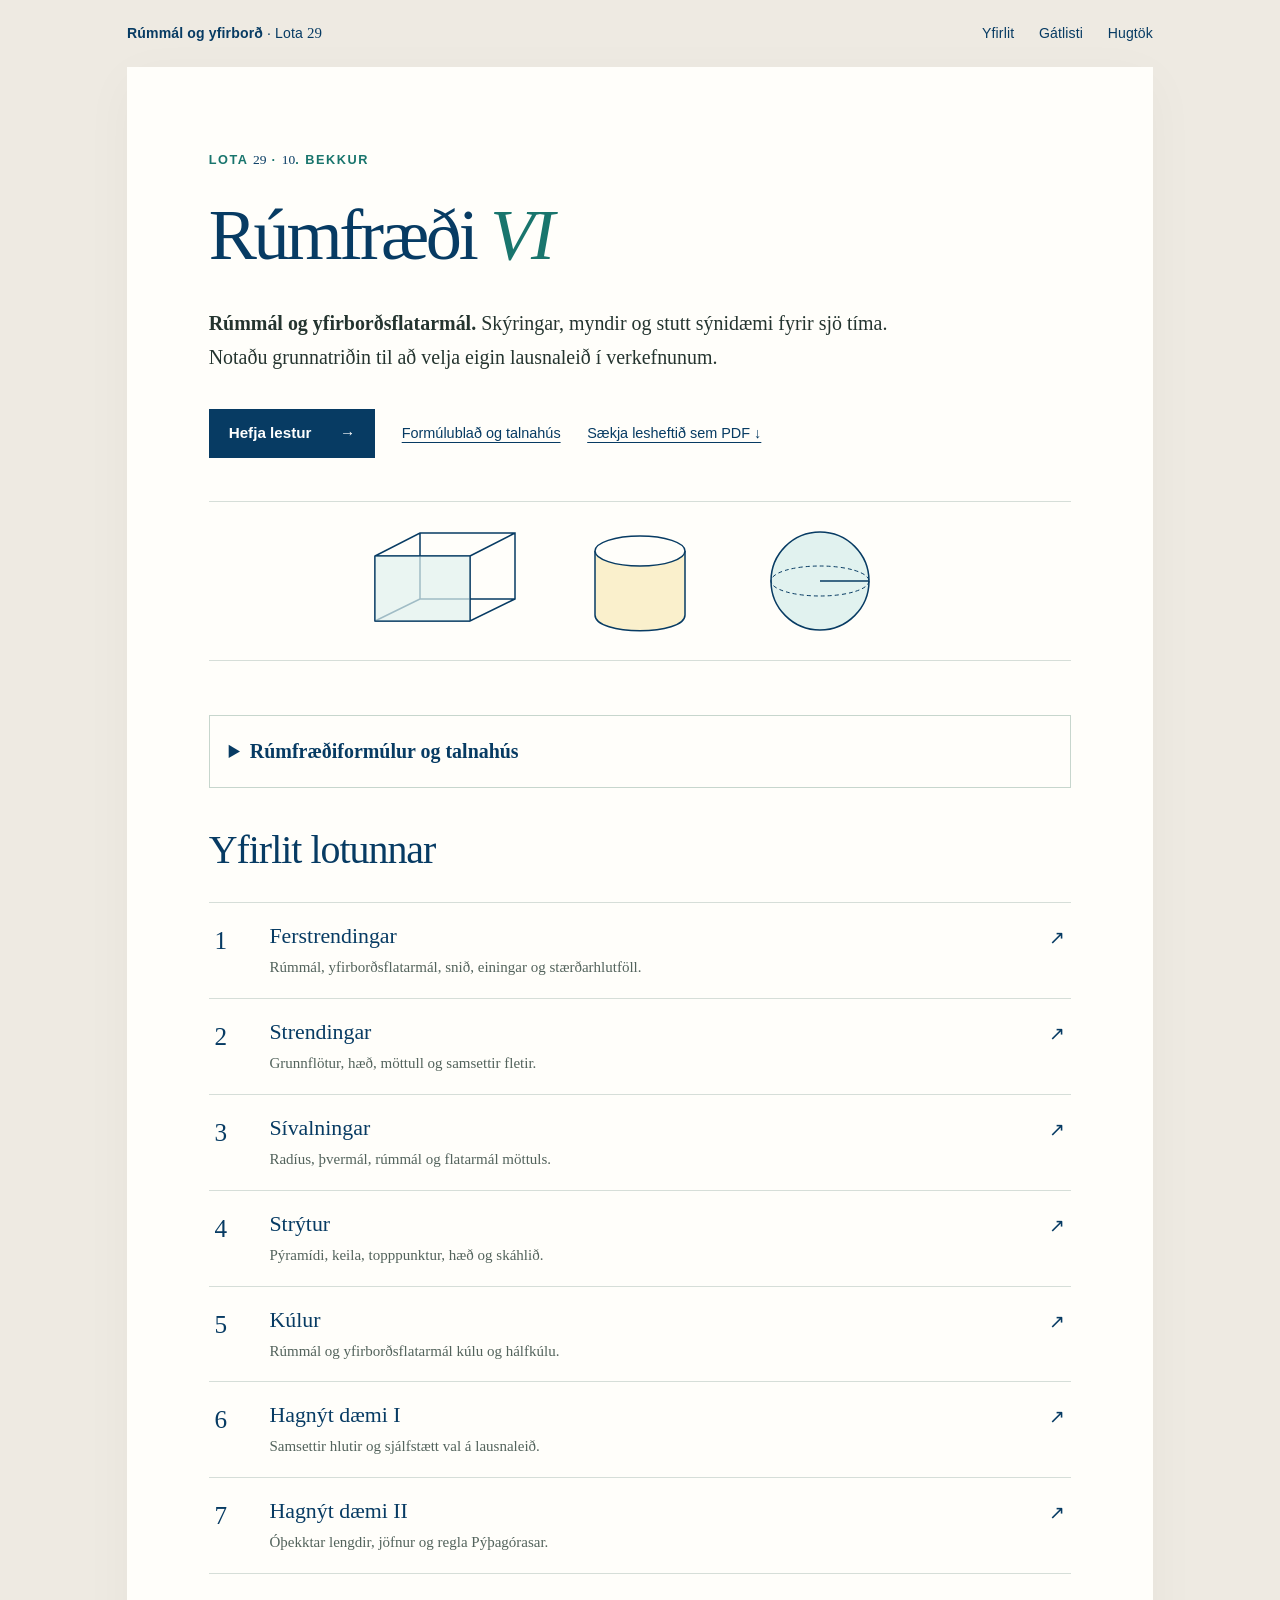
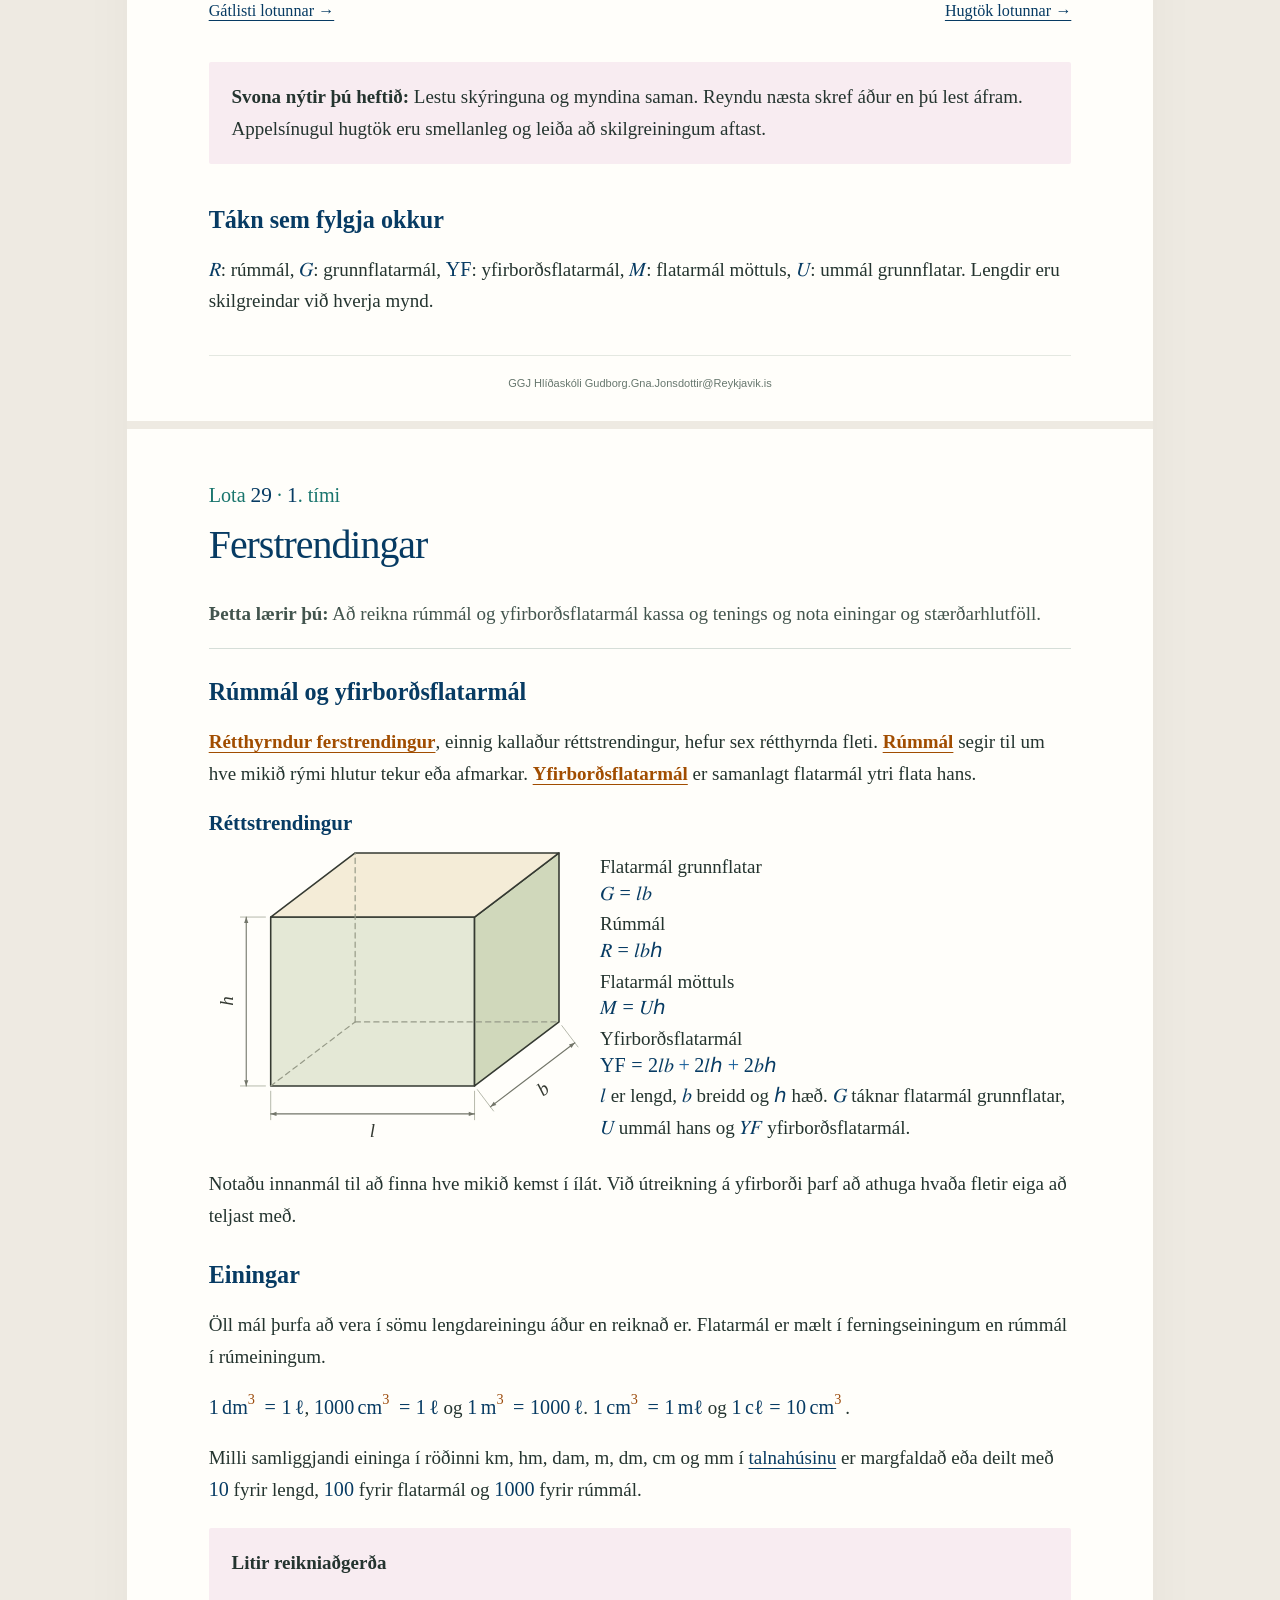
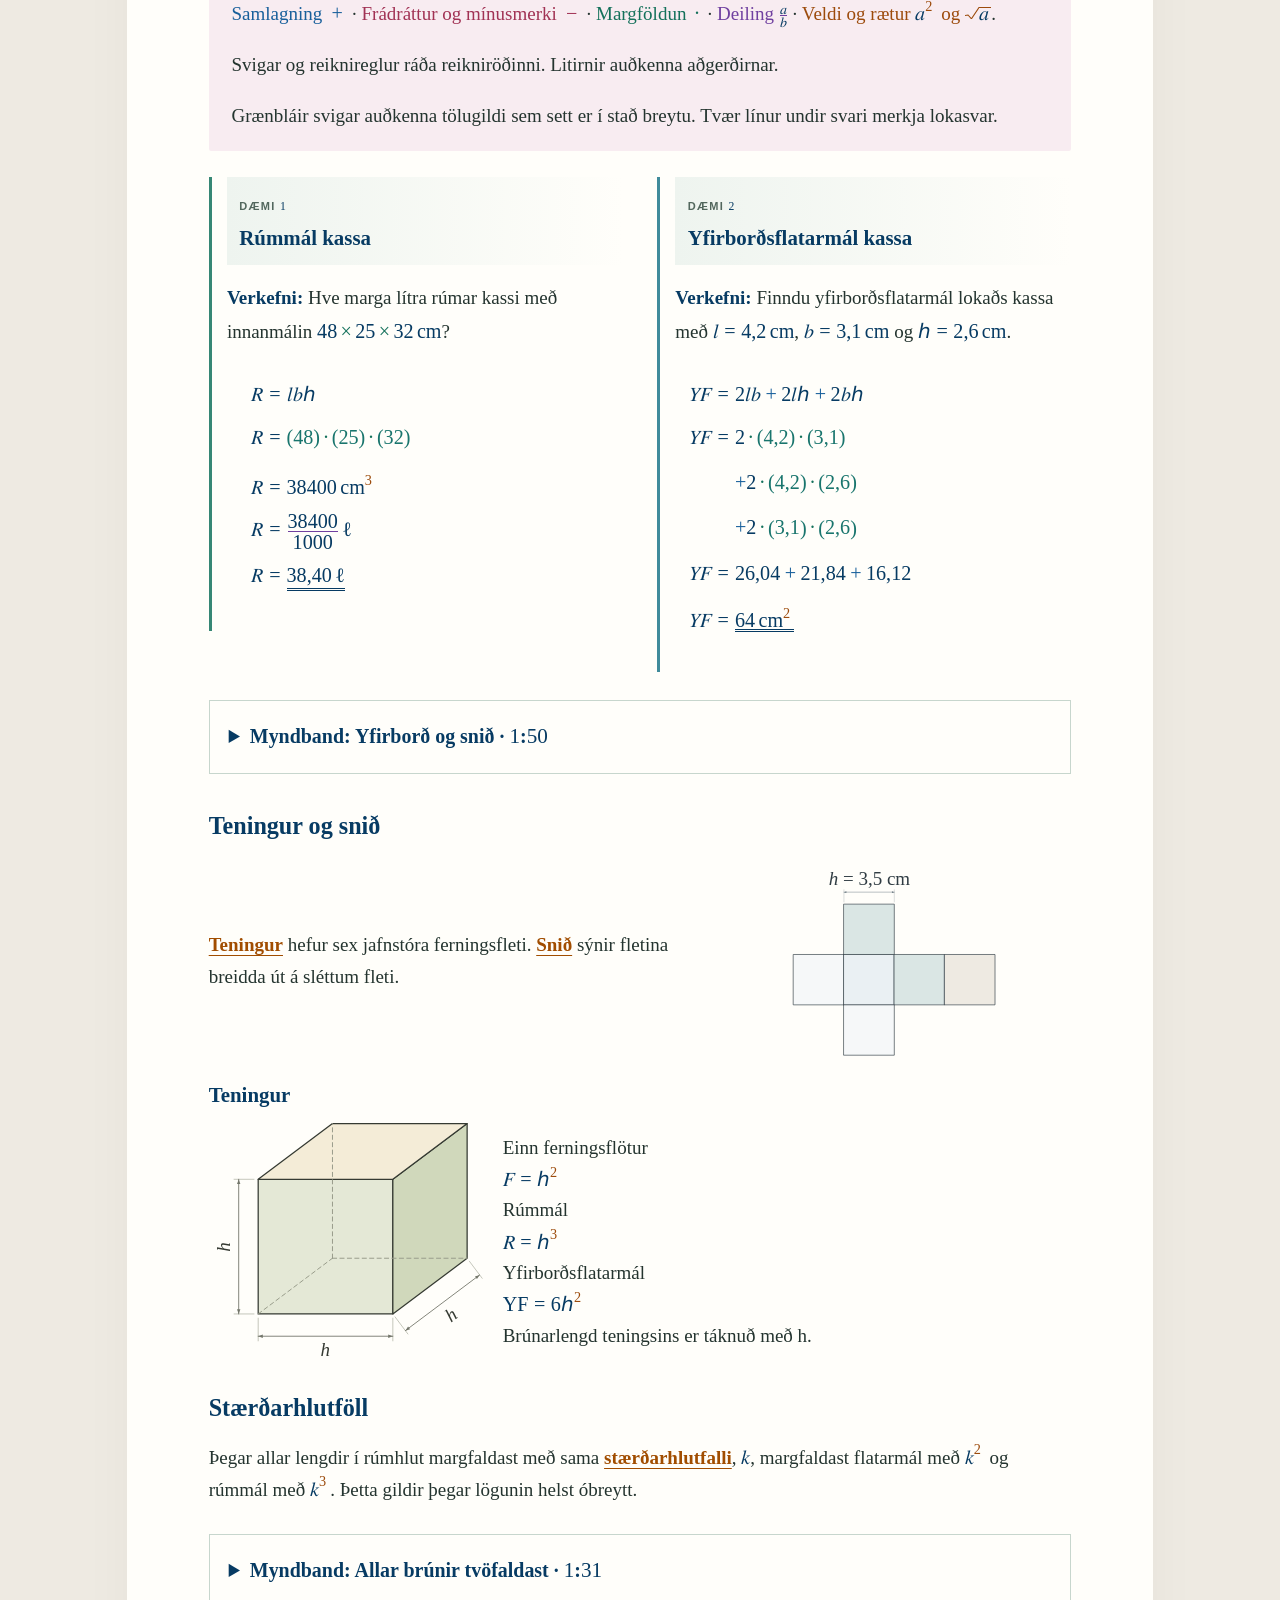
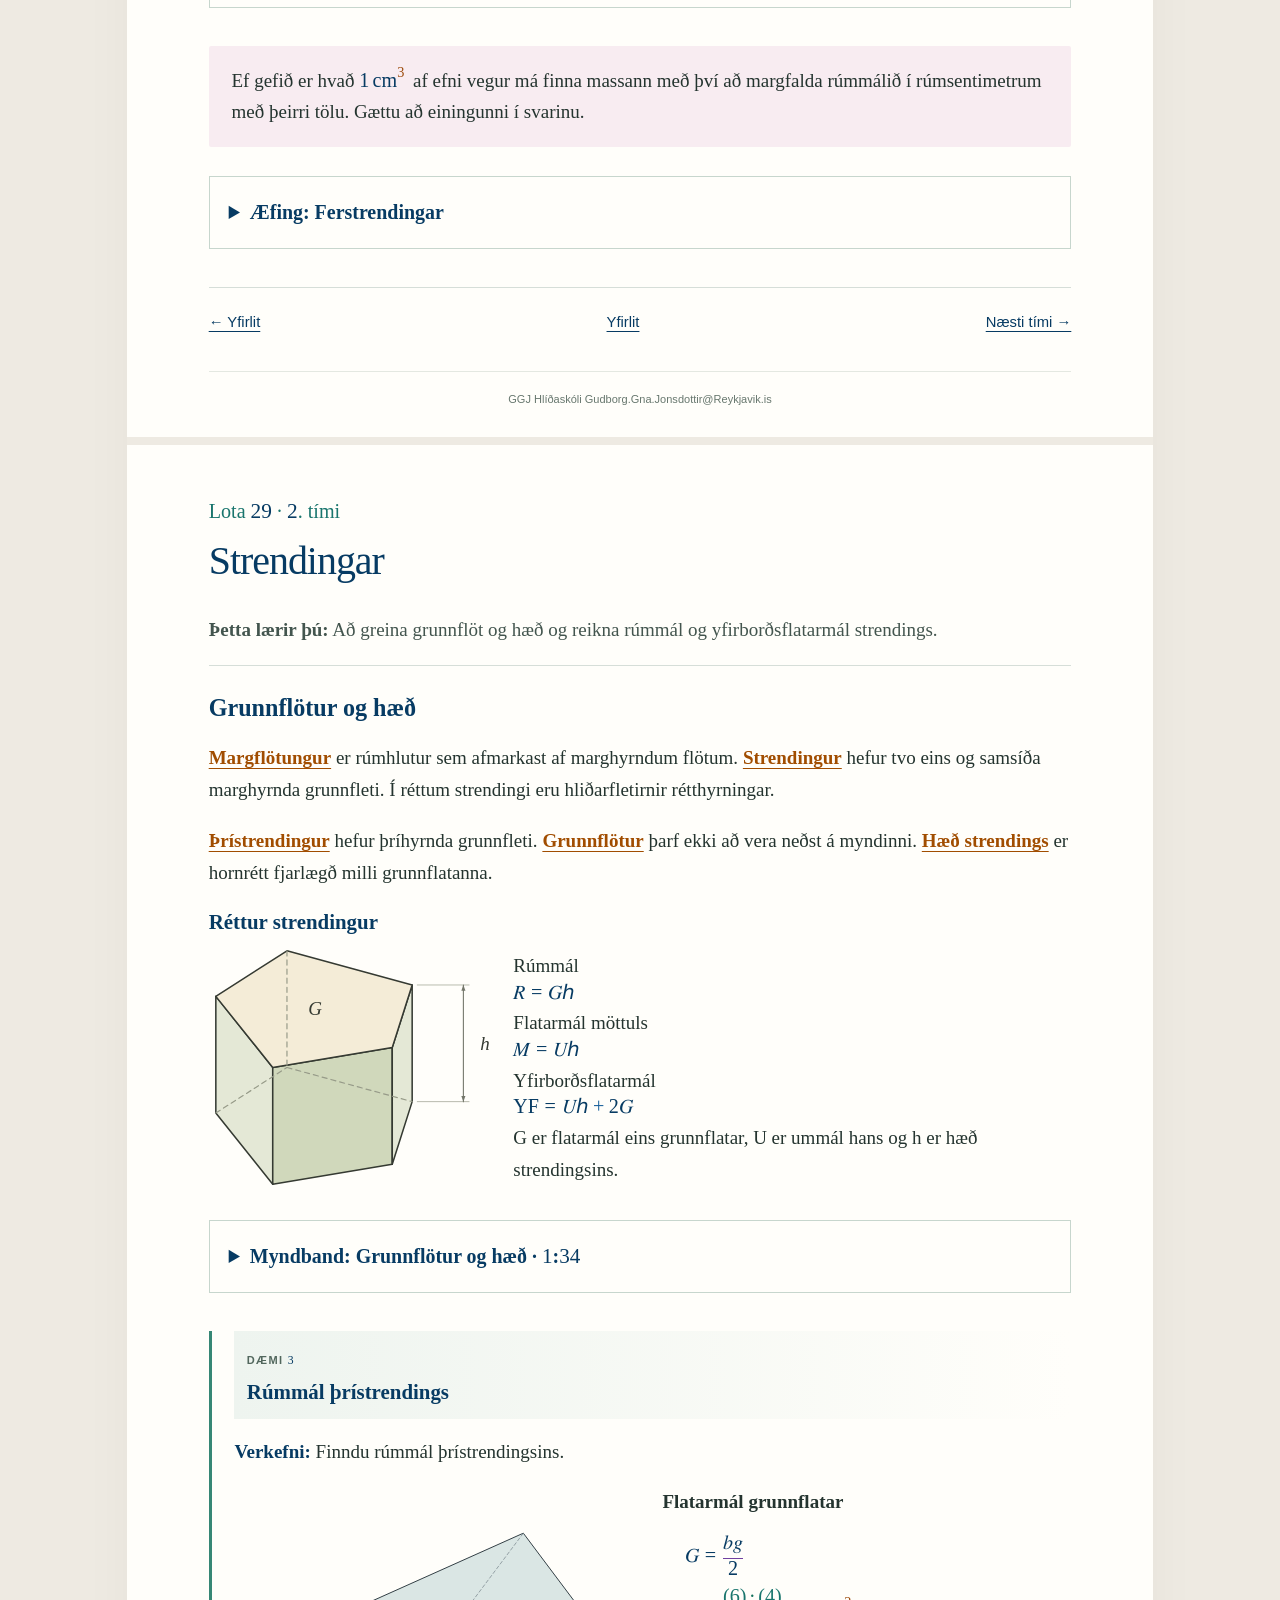
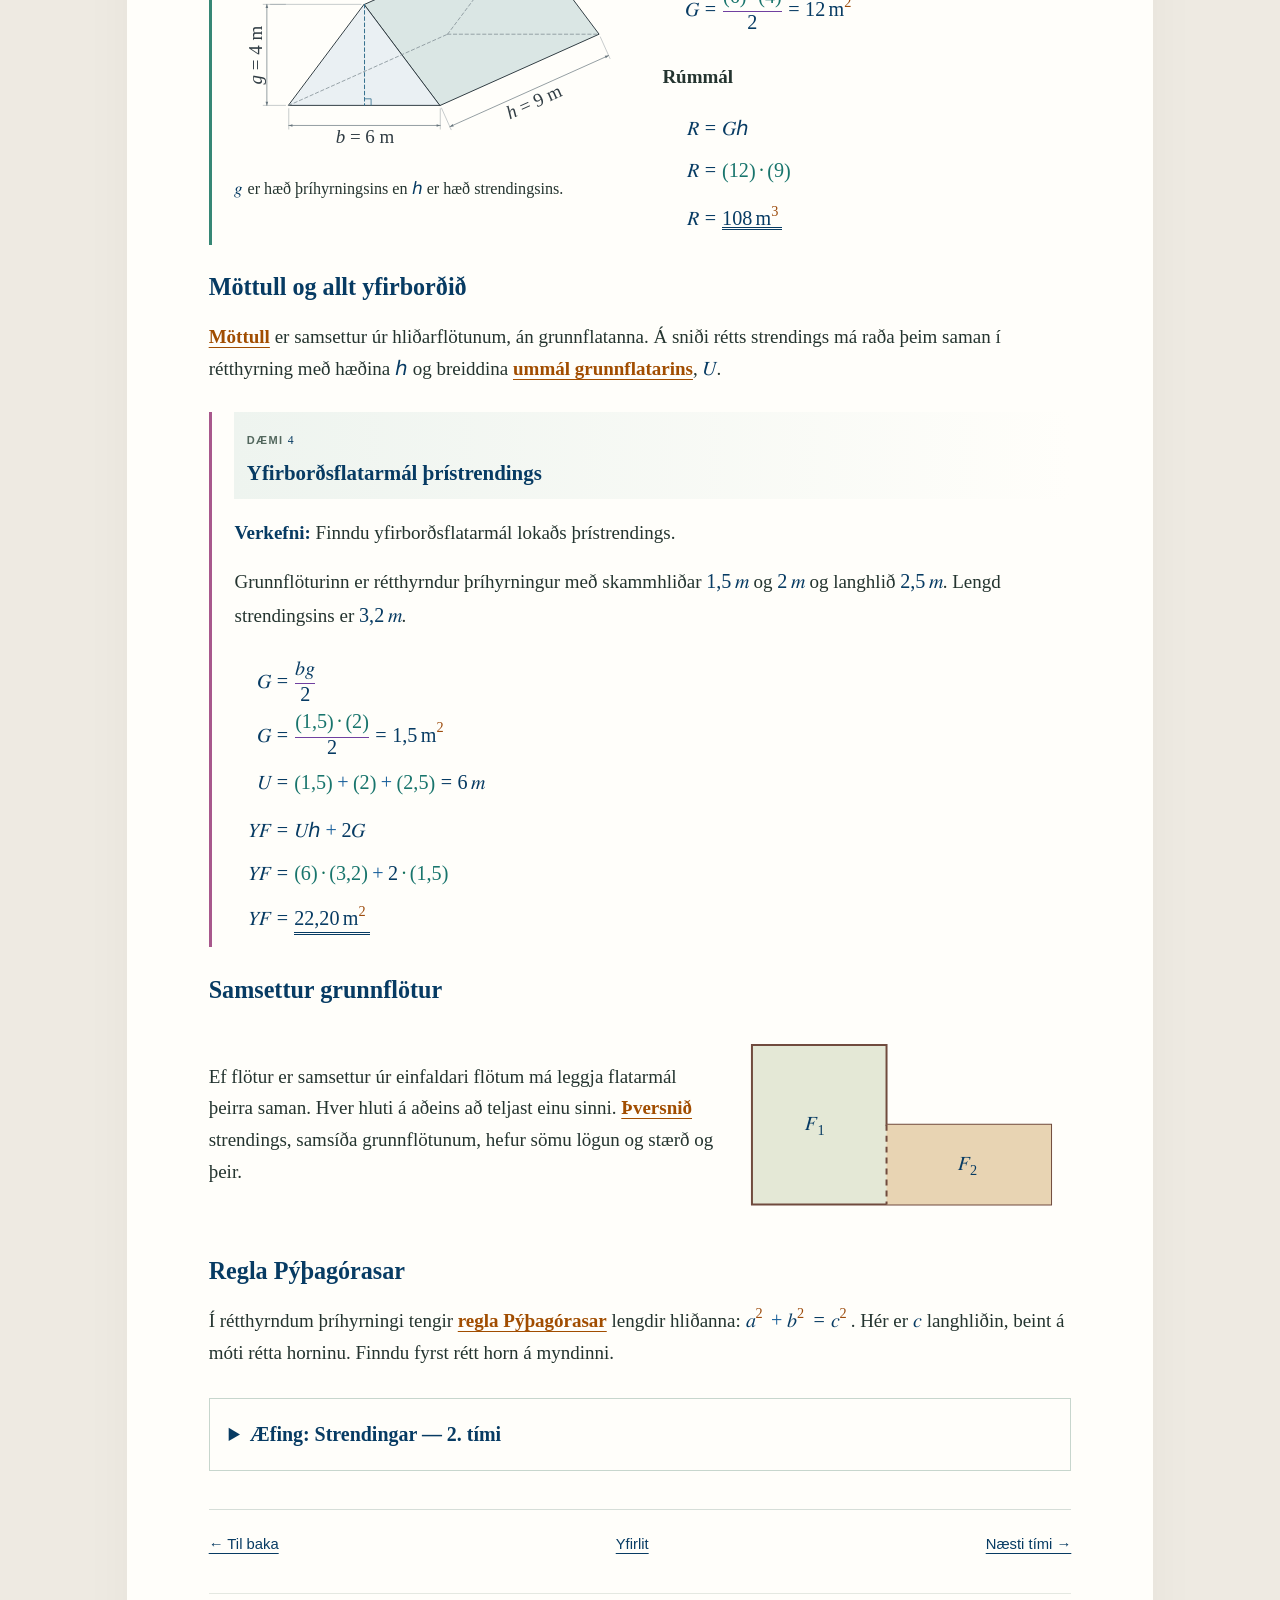
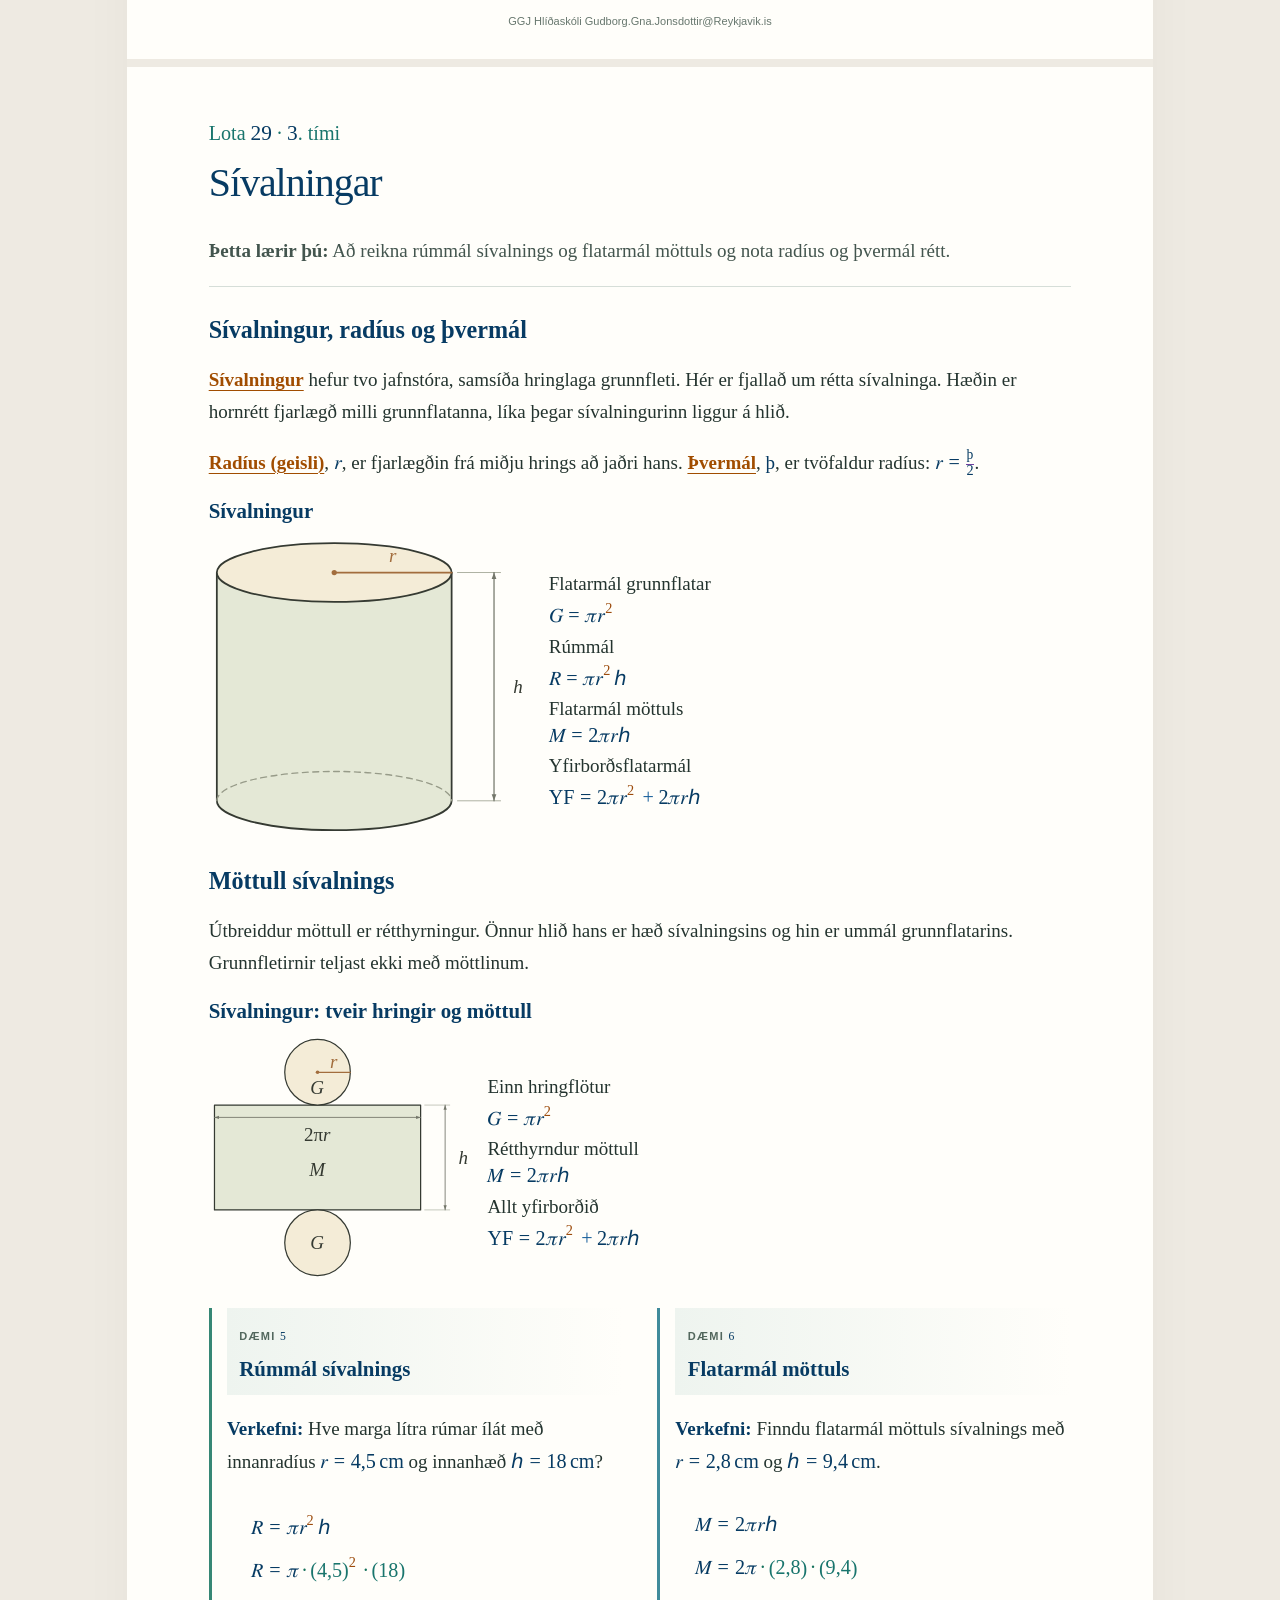
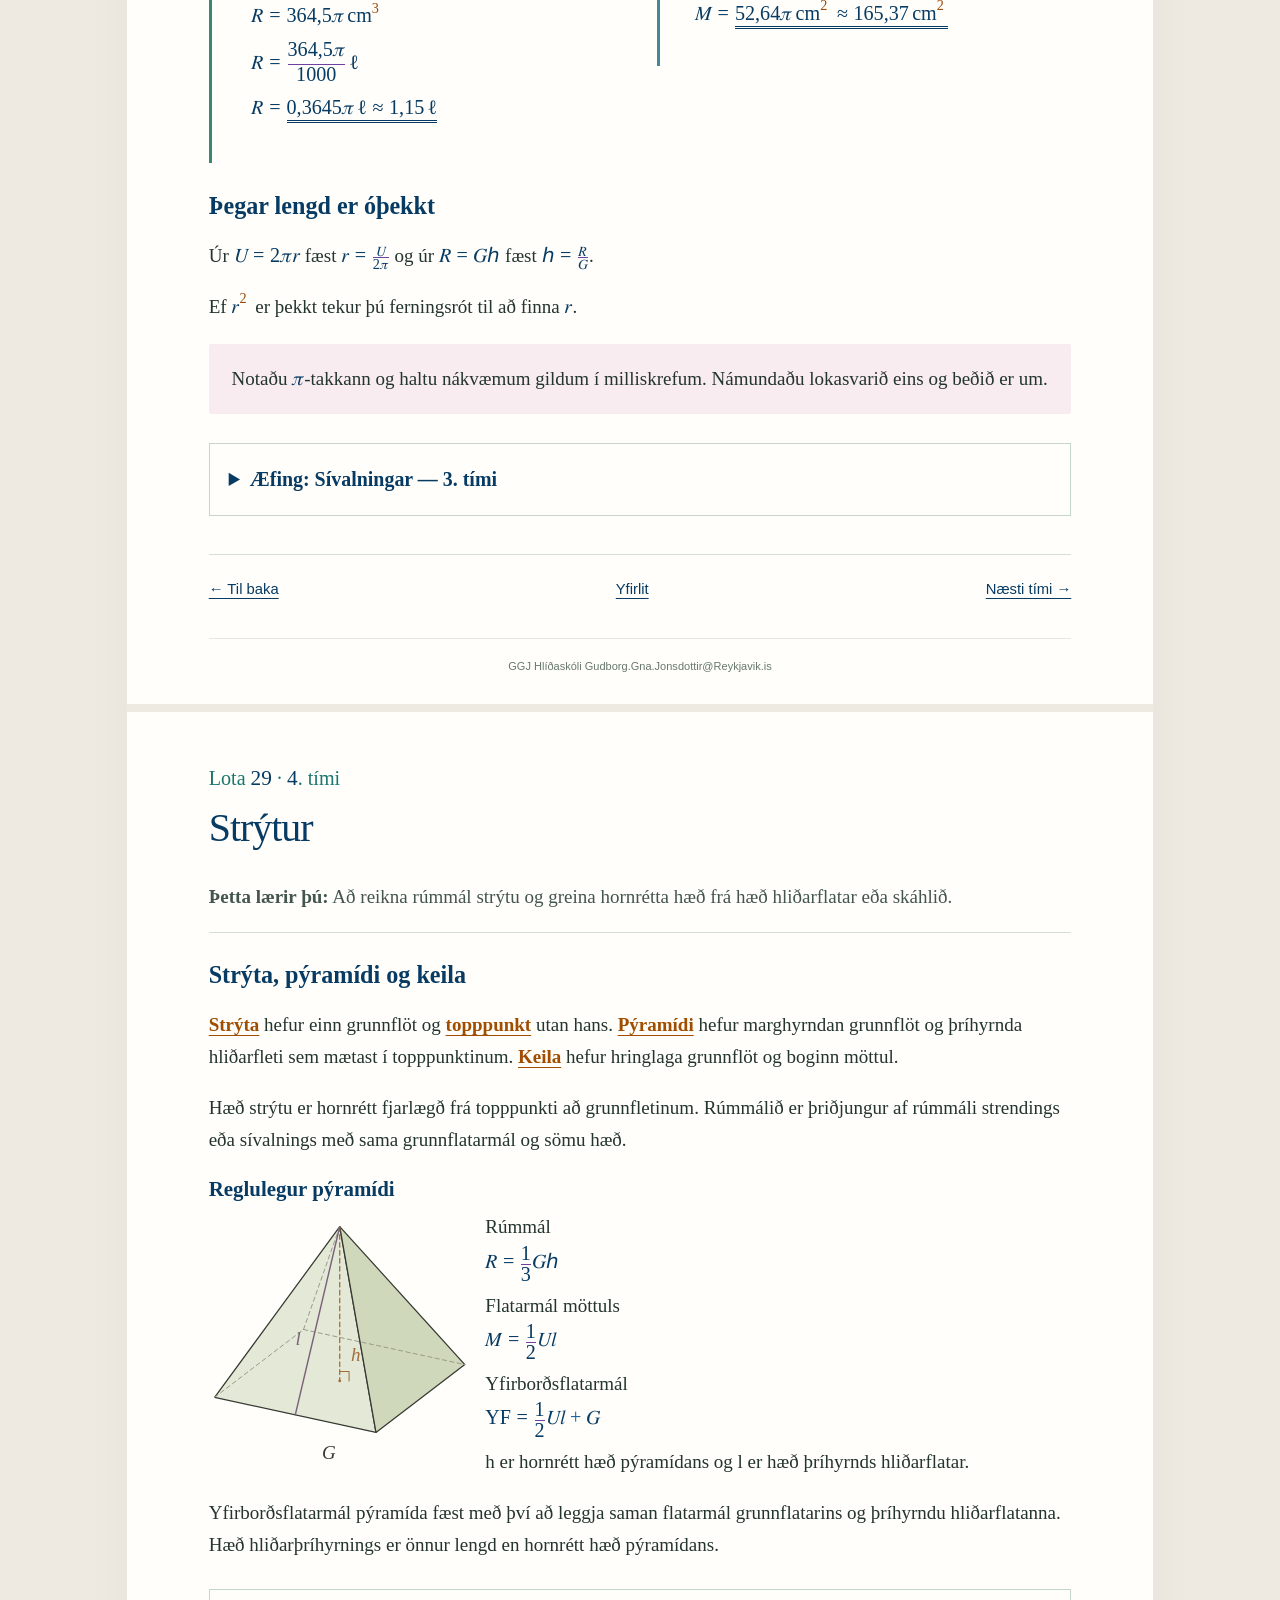
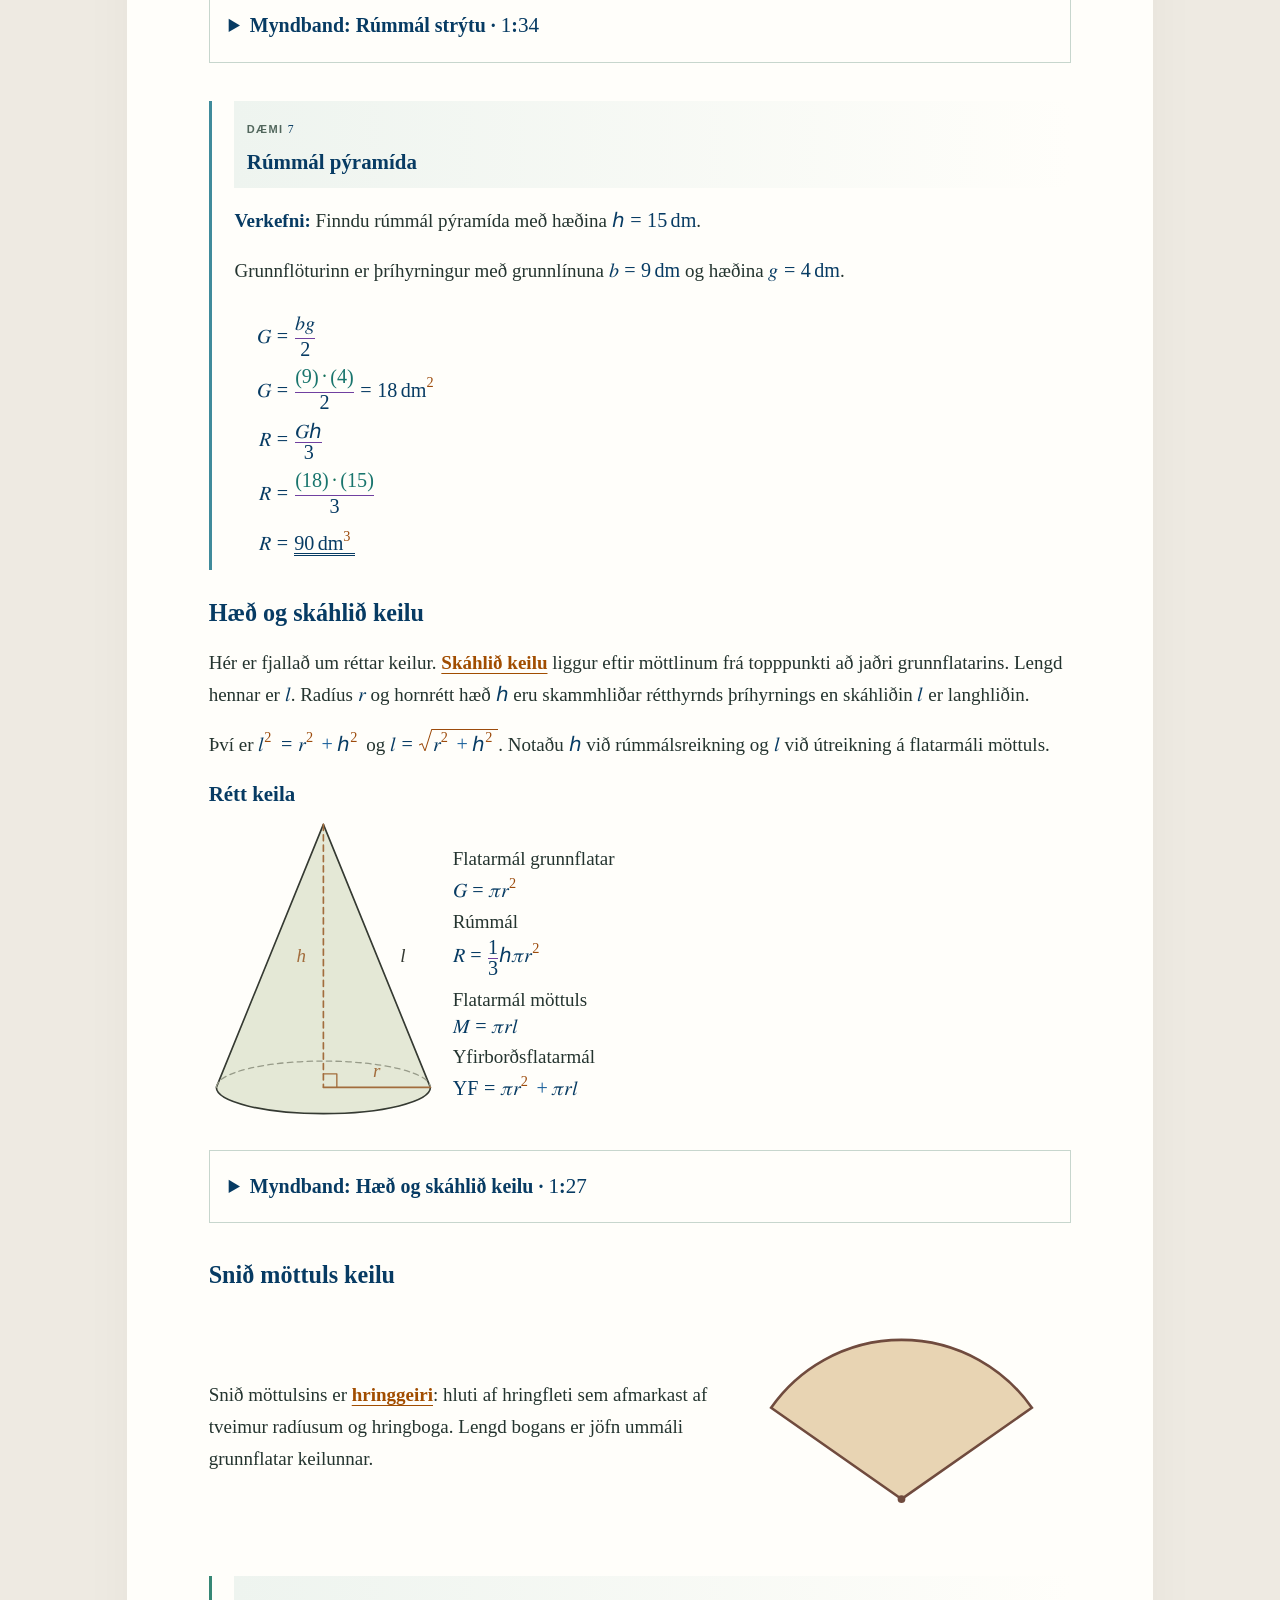
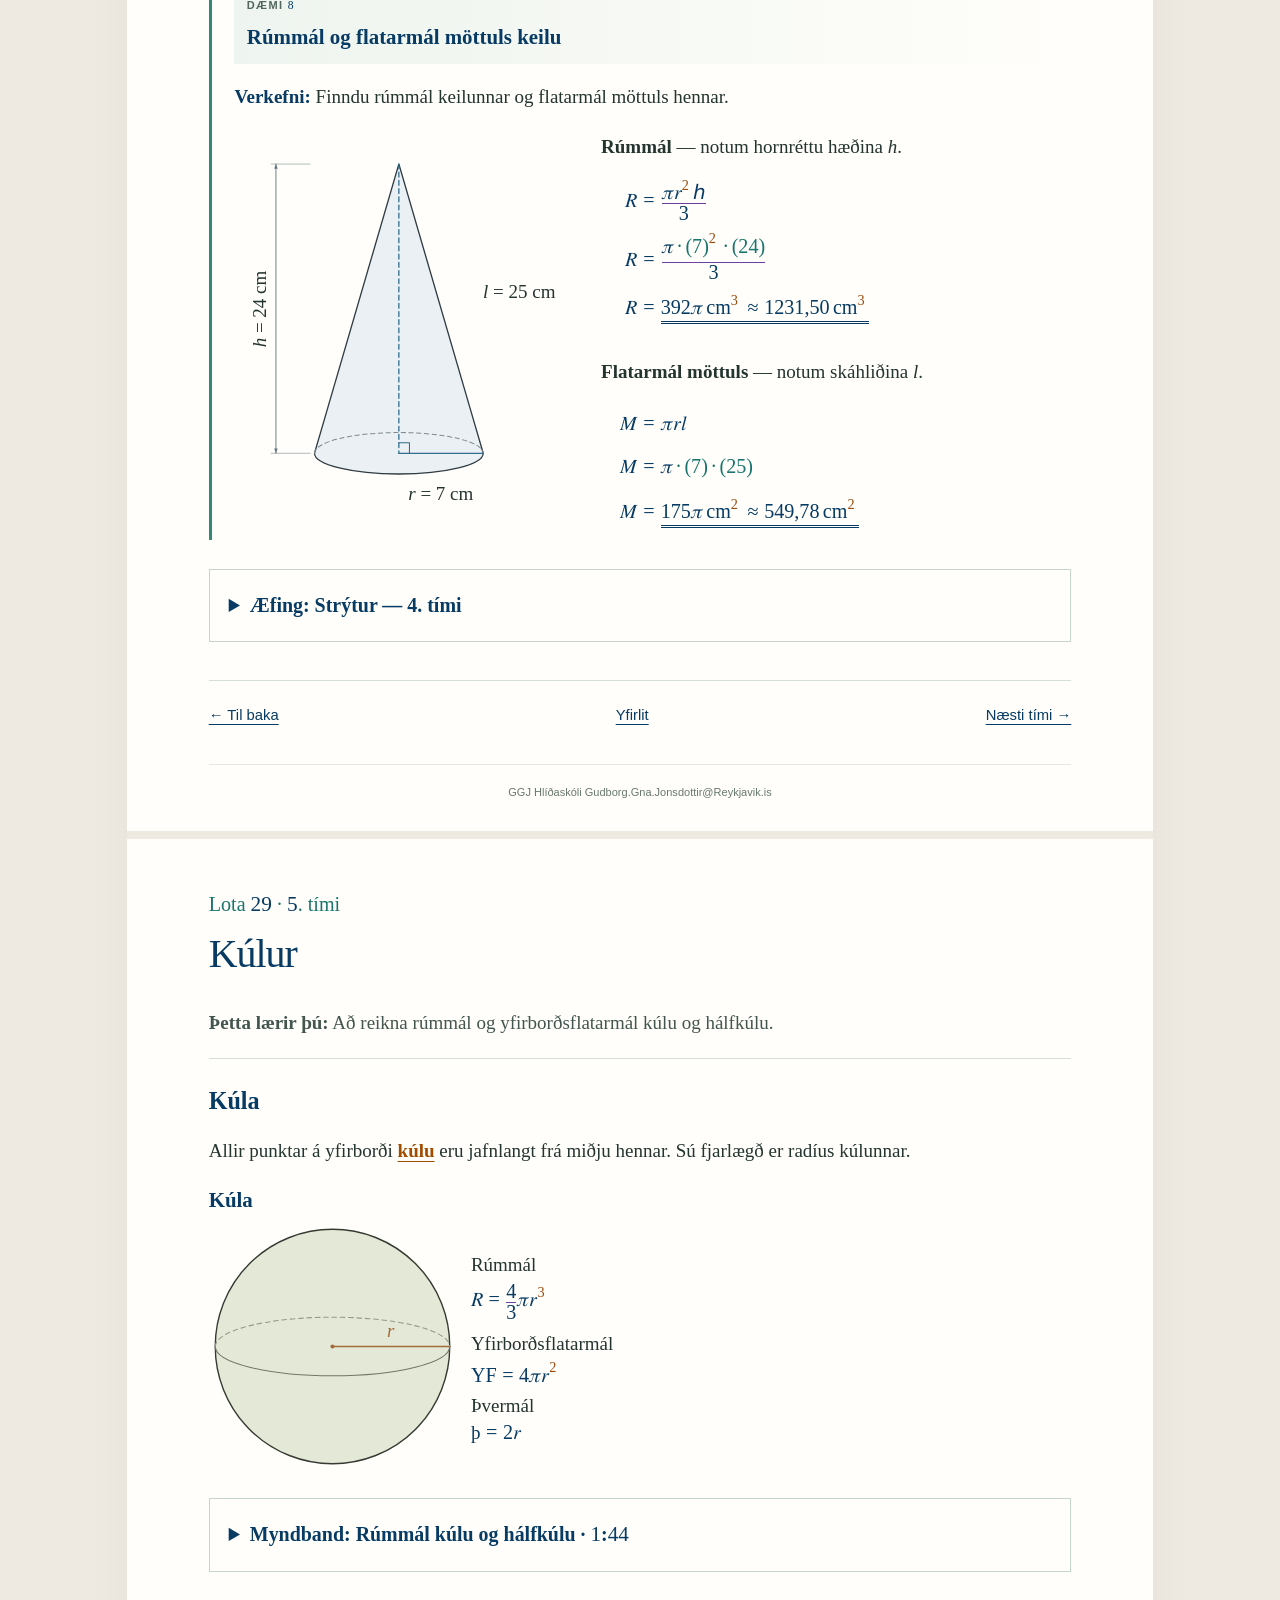
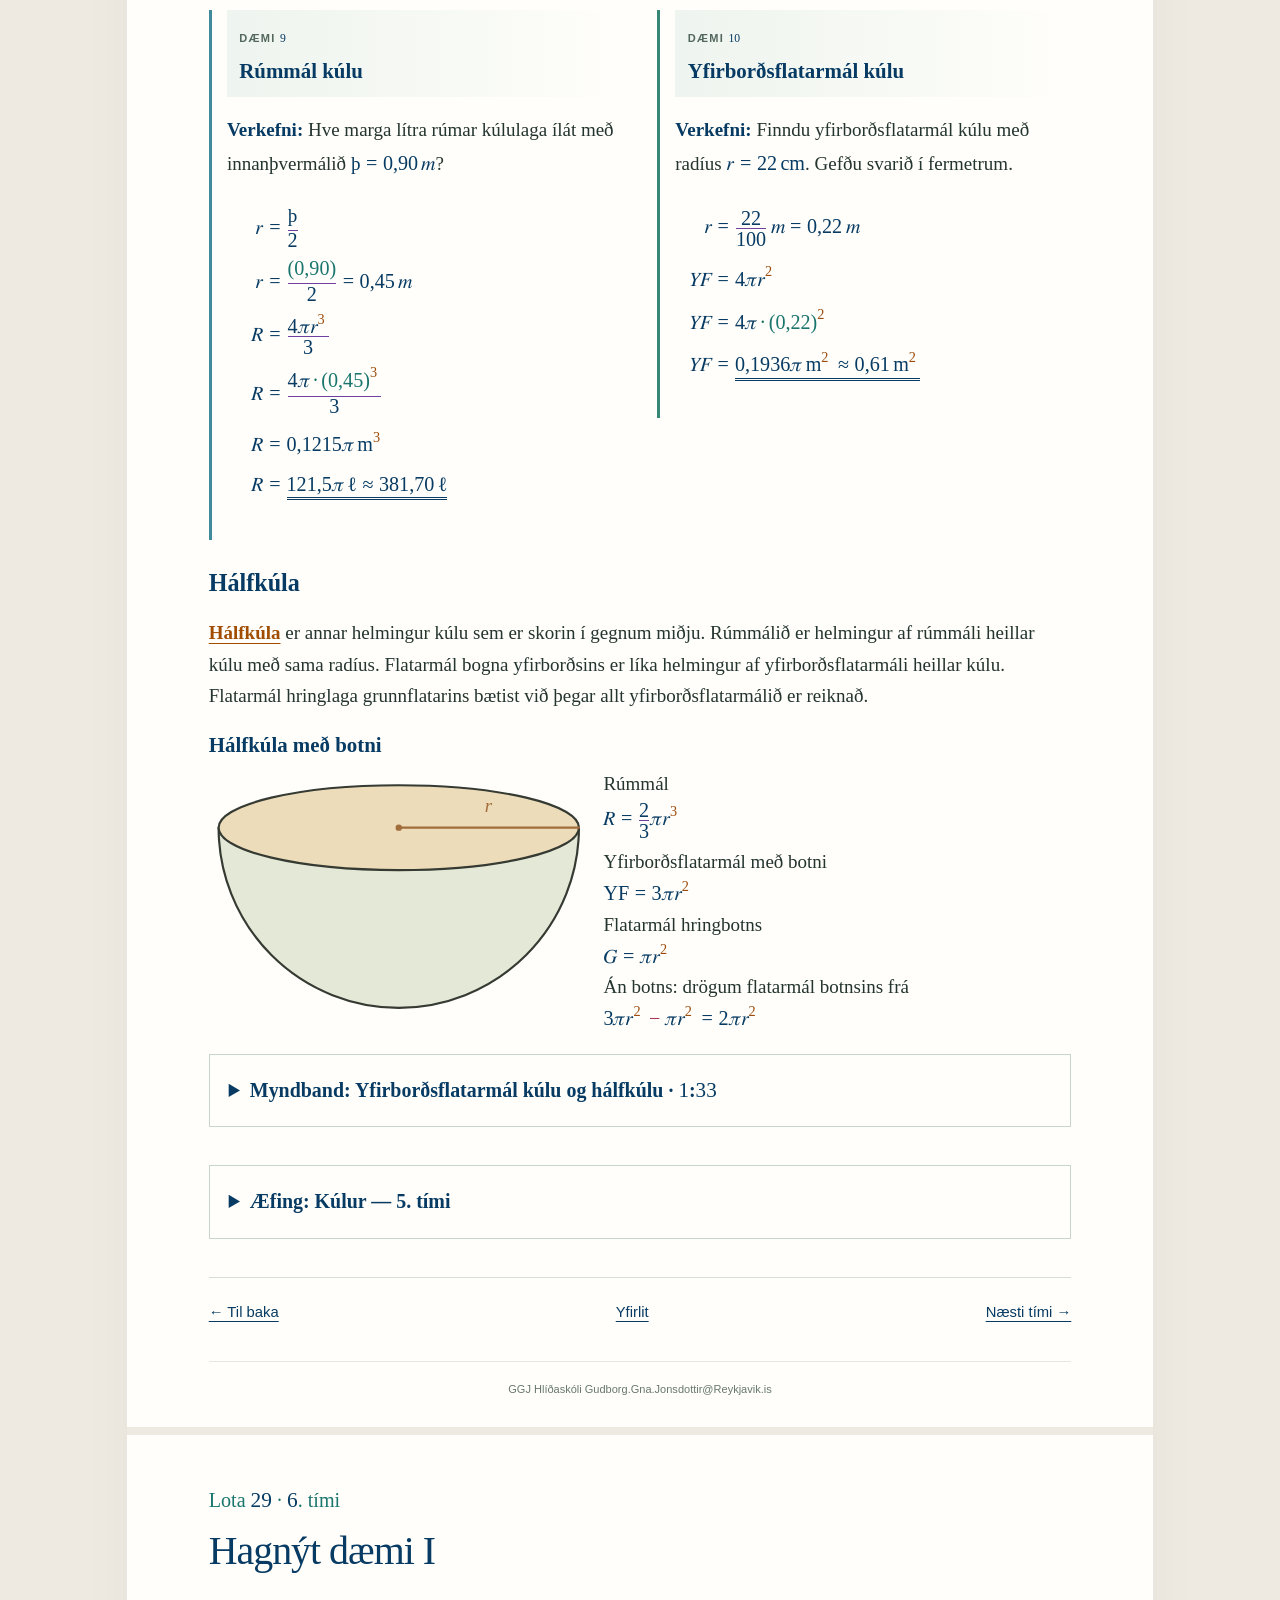
<file: index.html>
<!DOCTYPE html>

<html lang="is"><head><meta charset="utf-8"/><meta content="width=device-width,initial-scale=1" name="viewport"/><meta content="#073b63" name="theme-color"/><meta content="Leshefti í rúmmáli og yfirborði fyrir 10. bekk: sjö tímar, ný sýnidæmi, formúlublað, talnahús og hugtök." name="description"/><title>Lota 29 – Rúmfræði VI</title><style>:root{--ink:#24342f;--blue:#073b63;--teal:#19756d;--orange:#a14d00;--paper:#fffefa;--ground:#eeeae2;--line:#d6ded8;color-scheme:light;font-size:19px}*{box-sizing:border-box}html{scroll-behavior:auto;scroll-padding-top:1rem}body{margin:0;background:var(--ground);color:var(--ink);font-family:Georgia,'Times New Roman',serif;line-height:1.68}a{color:var(--blue);text-decoration-thickness:1px;text-underline-offset:4px}a:hover{text-decoration-thickness:2px}a:focus-visible,button:focus-visible,input:focus-visible{outline:3px solid #c16c18;outline-offset:5px;border-radius:2px}.skip{position:absolute;left:1rem;top:-5rem;background:white;padding:.7rem;z-index:5}.skip:focus{top:1rem}.site-header{max-width:58rem;margin:auto;display:flex;align-items:center;justify-content:space-between;padding:1.15rem 2rem;font-family:Arial,sans-serif;font-size:.74rem;letter-spacing:.01em;gap:1rem}.site-header>a{text-decoration:none;font-weight:700}.site-header>a span{font-weight:400}.site-header nav{display:flex;gap:1.3rem}.site-header nav a{text-decoration:none}main{max-width:54rem;margin:0 auto 4rem;background:var(--paper);box-shadow:0 12px 50px #2a403409}.cover,.lesson{padding:3.7rem 4.3rem 1.5rem}.cover{position:relative}.eyebrow{font:700 .67rem/1.5 Arial,sans-serif;letter-spacing:.12em;color:var(--teal)}h1,h2,h3,h4{color:var(--blue);line-height:1.2;font-weight:400}h1{font-size:3.8rem;letter-spacing:-.045em;margin:1.2rem 0 1.5rem}h1 em{font-weight:400;color:var(--teal)}h2{font-size:2.1rem;letter-spacing:-.025em;margin:.45rem 0 1.5rem}h3{font-size:1.27rem;font-weight:700;margin:2.2rem 0 .8rem}h4{font-size:1.1rem;line-height:1.35;font-weight:700;margin:.25rem 0 .8rem}.lead{max-width:36rem;font-size:1.05rem}.cover-actions{display:flex;align-items:center;gap:1.4rem;flex-wrap:wrap;margin:1.8rem 0}.button{display:inline-flex;justify-content:space-between;gap:1.5rem;border:1px solid var(--blue);padding:.6rem 1rem;background:var(--blue);color:white;text-decoration:none;font:600 .8rem/1.6 Arial,sans-serif}.pdf-link{font: .76rem/1.6 Arial,sans-serif}.cover-line{margin:2.3rem 0 2.8rem;border-top:1px solid var(--line);border-bottom:1px solid var(--line);padding:1rem 0}.cover-line svg{display:block;width:90%;max-width:580px;height:auto;margin:auto}.toc{padding:0;margin:0;list-style:none}.toc li{border-top:1px solid var(--line)}.toc li:last-child{border-bottom:1px solid var(--line)}.toc a{display:grid;grid-template-columns:2.1rem 1fr 1rem;gap:.8rem;padding:1rem .15rem;text-decoration:none}.toc a:hover{background:#eef5ef}.toc-number{font-size:1.25rem;color:var(--teal)}.toc strong{display:block;font-weight:400;font-size:1.15rem;line-height:1.3}.toc small{display:block;margin-top:.35rem;color:#53635c;font-size:.79rem;line-height:1.45}.toc-bottom{display:flex;justify-content:space-between;gap:1rem;margin:1.2rem 0 2rem;font-size:.85rem}.lesson{border-top:8px solid var(--ground)}.lesson-label{color:var(--teal);font-size:1.06rem;margin:0}.learning{border-bottom:1px solid var(--line);padding-bottom:1.4rem;color:#43554e;margin-bottom:2rem}.term{color:var(--orange);font-weight:600}.example{border-left:3px solid #368775;padding:0 0 0 1.2rem;margin:2rem 0;line-height:1.78}.example.lotaCyan{border-color:#408b9b}.example.lotaMagenta{border-color:#a8588c}.example header{padding:.5rem .65rem .35rem;background:linear-gradient(90deg,#eef4ef,transparent)}.example header .eyebrow{font-size:.58rem;color:#52675d}.example header h4{margin:.2rem 0 .3rem}.example p{margin:.85rem 0}.regla,.mundu{padding:1rem 1.2rem;margin:1.7rem 0;background:#fbf4dc;border-radius:2px}.mundu{background:#f8ecf1}.regla p:first-child,.mundu p:first-child{margin-top:0}.regla p:last-child,.mundu p:last-child{margin-bottom:0}.step{display:block;font:700 .7rem/1.6 Arial,sans-serif;letter-spacing:.04em;color:#8d4e18;background:#fff0db;width:max-content;padding:.25rem .5rem;margin-top:1.5rem!important}.calculation{color:var(--blue);margin:1rem 0 1.3rem;text-align:left;max-width:100%;overflow-x:auto;padding:.12rem 0 .3rem}.math-line{padding:.15rem 0;line-height:1.9;min-height:1.7em}math{font-family:'Cambria Math','STIX Two Math','Latin Modern Math',serif;font-size:1.06em}math mtext{font-family:Georgia,'Times New Roman',serif;font-size:.95em}p math,li math{white-space:nowrap}figure{margin:1.6rem 0;padding:.55rem 0;break-inside:avoid}.figure-panels{display:flex;justify-content:center;align-items:center;gap:1rem;flex-wrap:wrap}.figure-panels svg{display:block;max-width:100%;height:auto;flex-shrink:1}.table-wrap{overflow-x:auto;max-width:100%;margin:1.3rem 0}table{border-collapse:collapse;width:100%;font-size:.88rem;line-height:1.55;text-align:left}th,td{padding:.65rem .6rem;vertical-align:top;border-bottom:1px solid var(--line)}th{color:var(--blue);font-weight:700;background:#eef3ef}td p,th p{margin:0}ul,ol{padding-left:1.4rem}li{padding-left:.15rem}li p{margin:.4rem 0}.topic-break{border-top:1px solid var(--line);padding-top:2rem;margin-top:3rem;font-size:1.32rem}.lesson-nav{display:flex;justify-content:space-between;gap:.8rem;flex-wrap:wrap;border-top:1px solid var(--line);padding-top:1.2rem;margin:2.8rem 0 1.2rem;font: .78rem/1.5 Arial,sans-serif}.watermark{color:#67776e;font: .58rem/1.6 Arial,sans-serif;text-align:center;overflow-wrap:anywhere;border-top:1px solid #e4e8e1;padding:1rem 0 0;margin-top:2rem}.check-item{display:flex;align-items:flex-start;gap:.75rem;margin:.85rem 0;cursor:pointer}.check-item input{flex:0 0 auto;width:1.15rem;height:1.15rem;margin:.27rem 0 0;accent-color:var(--teal)}.check-help{font-size:.85rem;color:#54665c}.check-status{font: .78rem/1.5 Arial,sans-serif;color:var(--teal)}.definition{padding:1.2rem 0;border-bottom:1px solid var(--line);scroll-margin-top:1.5rem}.definition h4{margin:.2rem 0 .5rem}.definition p{margin:.5rem 0 1rem}.definition:target{background:#fff6db;outline:6px solid #fff6db}.back-to-text,.lesson-ref{font: .74rem/1.5 Arial,sans-serif}.lesson-ref{margin-left:1.3rem}.definition:focus{outline:3px solid #e1ad6b}::selection{background:#ffe1a4}
@media(max-width:650px){:root{font-size:18px}.site-header{padding:1rem;align-items:flex-start;flex-wrap:wrap;gap:.6rem}.site-header nav{gap:1.2rem}.cover,.lesson{padding:2.2rem 1.15rem 1.2rem}h1{font-size:2.8rem}h2{font-size:1.78rem}h3{font-size:1.23rem}h4{font-size:1.07rem}.lesson-label{font-size:1rem}.example{padding-left:.7rem}.regla,.mundu{padding:.8rem}.toc a{grid-template-columns:1.4rem 1fr .7rem;gap:.5rem}.toc strong{font-size:1.06rem}.toc small{font-size:.82rem}.toc-bottom{flex-direction:column;gap:.75rem}.cover-actions{gap:1rem}.figure-panels{gap:.8rem}.lesson-nav{font-size:.72rem}.watermark{font-size:.57rem}.math-table{font-size:.8rem}}
@media(prefers-reduced-motion:reduce){html{scroll-behavior:auto}}
@page{size:letter;margin:18mm 17mm 19mm}
@media print{:root{font-size:12pt}body{background:white;color:#172923;line-height:1.52}main{max-width:none;margin:0;box-shadow:none}.site-header,.skip,.cover-actions,.lesson-nav,.toc-bottom,.web-only,.watermark,.back-to-text,.lesson-ref{display:none}.cover,.lesson{padding:0;border:0}.lesson{break-before:page}h1{font-size:35pt;line-height:1.08;margin:10mm 0}h2{font-size:27pt}h3,.topic-break{font-size:15pt}h4{font-size:13pt}.lesson-label{font-size:13pt}.lead{font-size:12pt}.cover-line{margin:6mm 0;padding:3mm 0}.cover-line svg{max-width:100mm}h2,h3,h4,.step,.example header{break-after:avoid}p{orphans:3;widows:3}.topic-break{margin-top:9mm;padding-top:5mm}.learning{padding-bottom:5mm;margin-bottom:6mm}.example{margin:7mm 0;padding-left:4mm;line-height:1.62;box-decoration-break:clone}.example header{background:#eef4ef}.example p{margin:3mm 0}.regla,.mundu{margin:5mm 0;padding:4mm;break-inside:avoid}.calculation{overflow:visible;margin:3mm 0 4mm;break-inside:avoid;font-size:11.5pt}.math-line{padding:.1rem 0;line-height:1.7}figure{margin:5mm 0;padding:1mm 0;break-inside:avoid}.figure-panels{gap:5mm}.figure-panels svg{width:var(--fig-width);max-width:100%;height:auto}table{font-size:10.5pt}th,td{padding:2.3mm}thead{display:table-header-group}tr{break-inside:avoid}.table-wrap{overflow:visible;margin:4mm 0}.toc a{padding:3mm 0}.toc strong{font-size:13pt}.toc small{font-size:10.5pt}.toc-number{font-size:15pt}.toc{break-inside:avoid}.toc li{break-inside:avoid}.cover>.mundu{font-size:11pt}a{text-decoration:none;color:inherit}.term{text-decoration:underline;color:#884400}.check-item{break-inside:avoid;gap:3mm;margin:3mm 0}.check-item input{appearance:none;border:1px solid #456;width:3.7mm;height:3.7mm;margin-top:1mm}.definition{break-inside:avoid;padding:4mm 0}.definition p{margin:2mm 0}.definition h4{margin:1mm 0}.definition:target{background:none;outline:none}}
@media print{.example{break-inside:avoid}.example header{break-inside:avoid;break-after:avoid}.example>p:has(+.calculation),.example>p:has(+figure){break-after:avoid}.table-wrap{break-inside:avoid}figure svg{max-height:65mm;width:auto}.figure-panels{gap:4mm}#mynd-17 svg,#mynd-20 svg{max-height:none;width:var(--fig-width)}.calculation{font-size:12pt}.math-line{min-height:1.3em;line-height:1.45;padding:0}#gatlisti h3{font-size:13pt;margin:5mm 0 2mm}#gatlisti .check-item{line-height:1.4;margin:2.3mm 0}.definition{padding:2.5mm 0}.definition p{line-height:1.45}.lesson>aside:last-of-type{break-before:avoid}}
@media print{#hugtok{column-count:2;column-gap:8mm}#hugtok>.lesson-label,#hugtok>h2,#hugtok>h3,#hugtok>p{column-span:all}#hugtok .definition{font-size:11.5pt}#hugtok .definition h4{font-size:12pt}.cover-line{break-after:page}}
@media print{#hugtok .lesson-ref{display:inline;margin-left:0;font-size:9.5pt;color:#52675d}#hugtok .definition p{margin-bottom:1mm}}
@media print{#hugtok{column-count:auto}#hugtok .gloss-group{column-count:2;column-gap:8mm;break-before:page}#hugtok .gloss-group:first-of-type{break-before:auto}#hugtok .gloss-group>h3{column-span:all;margin:3mm 0}#hugtok .definition{padding:1.8mm 0}#hugtok .definition p{line-height:1.38}.step-group{break-inside:avoid}.example .calculation:last-of-type{break-after:avoid}}
@media print{#hugtok .gloss-group{break-before:auto;break-inside:avoid}#hugtok .gloss-group:first-of-type{break-inside:auto}.example:has(.step-group){break-inside:auto}.example .calculation:last-of-type{break-after:auto}}
@media print{.volume-example{break-inside:avoid}.volume-example figure svg{max-height:45mm}.volume-example figure svg text{font-size:26px}.volume-example>h3{margin-top:5mm}.volume-example .example{margin:4mm 0}}
@media print{#hugtok .gloss-group{column-count:auto;break-before:page;break-inside:auto}#hugtok .gloss-group:first-of-type{break-before:auto}#hugtok .gloss-columns{display:grid;grid-template-columns:minmax(0,1fr) minmax(0,1fr);gap:8mm}#hugtok .gloss-column{min-width:0}#hugtok .definition{break-inside:avoid}#hugtok .gloss-group>h3{column-span:none;break-after:avoid}}
@media print{#hugtok .gloss-columns{display:flex;align-items:flex-start;break-inside:avoid}#hugtok .gloss-column{width:calc((100% - 8mm)/2);flex-shrink:0}#hugtok .definition{padding:1.4mm 0}#hugtok .definition p{line-height:1.35}}
@media print{#hugtok .gloss-group:first-of-type .definition{font-size:11pt;padding:1mm 0}#hugtok .gloss-group:first-of-type .definition h4{font-size:11.5pt}#hugtok .gloss-group:first-of-type .definition p{line-height:1.3;margin:1mm 0}}

.reference-panel{margin:1.5rem 0 2rem;border:1px solid #c7d6cd;background:#fffefa;padding:1rem;scroll-margin-top:1rem}.reference-panel>summary{color:#073b63;cursor:pointer;font-weight:bold;font-size:1.05rem}.reference-panel .ref-intro{font-size:.87rem}.reference-sheet{color:#172c3a;font-family:Georgia,serif;line-height:1.4}.reference-sheet *{box-sizing:border-box}.reference-sheet .sheet-page{margin:1.8rem 0 2.3rem}.reference-sheet .ref-heading{font-size:1.5rem;text-align:center;font-weight:bold;margin:.3rem 0 .5rem}.reference-sheet .ref-subtitle{text-align:center;margin:0 0 1rem}.reference-sheet .ref-name{display:none}.reference-sheet .formula-grid{display:grid;grid-template-columns:repeat(2,minmax(0,1fr));border-top:1px solid #8c9e9b;border-left:1px solid #8c9e9b}.reference-sheet .ref-card{padding:.8rem .45rem;border-bottom:1px solid #8c9e9b;border-right:1px solid #8c9e9b;text-align:center;min-width:0}.reference-sheet .ref-card h3{font-size:.86rem;font-weight:bold;margin:0 0 .3rem;line-height:1.3}.reference-sheet .ref-card svg{display:block;width:100%;height:145px;margin:auto}.reference-sheet .ref-equation{margin:.35rem 0;color:#073b63;font-size:.95rem;white-space:nowrap}.reference-sheet .ref-equation math{font-size:1.03em}.reference-sheet .ref-key>div{display:grid;grid-template-columns:1.9rem 1fr;gap:.3rem;margin:.2rem 0;text-align:left;font-size:.7rem}.reference-sheet .ref-key>div>span{padding:.18rem .25rem}.reference-sheet .ref-key>div>span:first-child{text-align:center;font-style:italic}.reference-sheet .ref-notes{font-size:.72rem;line-height:1.5;margin:.7rem 0}.reference-sheet .ref-credit{font-size:.65rem;line-height:1.4}.reference-sheet .ref-watermark{font:10px/1.5 Arial,sans-serif;text-align:center;overflow-wrap:anywhere;color:#657268;margin:1rem 0 .3rem}.reference-sheet .house-scroll{overflow-x:auto;max-width:100%;margin:1rem 0 2rem}.reference-sheet .house{min-width:670px;width:100%;border-collapse:collapse;table-layout:fixed;color:#18282d;font-size:.63rem;line-height:1.25}.reference-sheet .house caption{border:1px solid #52635f;border-bottom:0;font-size:1rem;font-weight:bold;background:#d9d9d9;padding:.4rem}.reference-sheet .house td,.reference-sheet .house th{border:1px solid #7d8982;padding:.4rem .08rem;text-align:center;vertical-align:middle;font-weight:normal;color:inherit}.reference-sheet .house .digit-row td{height:32px;border-right:1px solid #adb3af}.reference-sheet .house .unit-end{border-right:1.5px solid #52635f!important}.reference-sheet .house .large{background:#e5b8b7}.reference-sheet .house .large-light{background:#f2dbdb}.reference-sheet .house .metric{background:#d6e3bc}.reference-sheet .house .metric-light{background:#eaf1dd}.reference-sheet .house .small{background:#8db3e2}.reference-sheet .house .small-light{background:#dbe5f1}.reference-sheet .power-2 th{background:#fde9d9}.reference-sheet .power-3 th{background:#daeef3}.reference-sheet .house .place-unit{background:#e5dfec}.reference-sheet .house math{font-size:1em}.reference-sheet .ref-scroll-help{font-size:.78rem;color:#50665d}
@media(max-width:500px){.reference-panel{padding:.65rem}.reference-sheet .formula-grid{grid-template-columns:1fr}.reference-sheet .ref-card h3{font-size:1rem}.reference-sheet .ref-equation{font-size:1.12rem}.reference-sheet .ref-card svg{height:175px}.reference-sheet .ref-key>div{font-size:.85rem}.reference-sheet .ref-heading{font-size:1.2rem}}
@media print{.reference-panel{display:none}}

.homework{margin-top:3rem;border-top:2px solid #b5ccc2;padding-top:2rem}.homework>h3{font-size:1.65rem;margin:.5rem 0 1rem}.hw-deadline{color:#973c37}.hw-goal{font-size:.9rem}.hw-table-wrap{overflow-x:auto;max-width:100%;margin:1rem 0 1.5rem}.hw-rubric{width:100%;font-size:.87rem;line-height:1.5}.hw-rubric th:last-child,.hw-rubric td:last-child{width:4rem;text-align:center}.hw-rubric th,.hw-rubric td{vertical-align:top}.hw-total{background:#eef3ef;font-weight:bold}.hw-scoring{font-size:.86rem}.hw-instructions-title{margin-top:2rem!important;font-size:1.3rem!important}.hw-step h4,.hw-final-check h4{font-size:1.08rem;margin-top:1.6rem}.hw-step p{margin:.65rem 0}.homework-check{display:flex;gap:.65rem;margin:.65rem 0;align-items:flex-start}.homework-check input{flex:0 0 auto;width:1rem;height:1rem;margin:.34rem 0 0;accent-color:#19756d}.hw-grid-previews{margin-top:2rem}.hw-grid-pair{display:grid;grid-template-columns:1fr 1fr;gap:1.5rem}.hw-grid-pair h5{font-size:.9rem;font-weight:normal;color:#073b63}.hw-grid-pair svg{display:block;width:100%;height:auto;background:white}.homework-jump{font-size:.9rem;margin:1.5rem 0}.homework-jump a{color:#a14d00}.symbol-table td:first-child{width:19%;font-size:1.3em}.symbol-table td:last-child{width:81%}.symbol-table .term{font-weight:normal}.symbol-intro{margin:.5rem 0}.concept-figure figcaption{font-size:.85rem;line-height:1.6;margin-top:1rem}.concept-figure figcaption p{margin:.4rem 0}
@media(max-width:650px){.homework>h3{font-size:1.4rem}.hw-rubric{font-size:.84rem}.hw-rubric td,.hw-rubric th{padding:.6rem .35rem}.hw-grid-pair{gap:.8rem}.symbol-table{font-size:.82rem}}
@media print{.homework{break-before:page;border:0;margin-top:0;padding-top:0}.homework>h3{font-size:20pt}.homework .pdf-link,.homework-jump{display:none}.hw-rubric{font-size:10.5pt}.hw-rubric td,.hw-rubric th{padding:2mm;line-height:1.35}.hw-table-wrap{overflow:visible;break-inside:auto}.hw-rubric thead{display:table-header-group}.hw-rubric tr{break-inside:avoid}.hw-step,.hw-final-check{break-inside:avoid}.hw-instructions-title{break-before:page}.hw-grid-previews{break-inside:avoid}.hw-grid-pair svg{height:75mm;width:auto;max-width:100%}.homework-check{break-inside:avoid;margin:2mm 0;line-height:1.4}.homework-check input{appearance:none;border:1px solid #456;width:3.5mm;height:3.5mm}.concept-figure{break-inside:avoid}.concept-figure figcaption{font-size:11pt}.symbol-table{font-size:11pt}.symbol-table td{padding:2.4mm}.symbol-table td:first-child{font-size:1.1em}}
@media print{.homework>p{margin:2.5mm 0;line-height:1.4}.homework>.regla{font-size:11pt;margin:3mm 0;padding:3mm;line-height:1.4}.homework>h4{margin:4mm 0 2mm}.homework .hw-table-wrap{margin:2mm 0 3mm}.homework .hw-rubric td,.homework .hw-rubric th{padding:1.2mm 1.5mm;line-height:1.25}.homework .hw-grid-pair svg{height:55mm}.homework .hw-grid-previews{margin-top:4mm}.homework .hw-grid-previews p{margin:2mm 0}.homework .hw-grid-pair h5{margin:2mm 0}}@media print{.homework .hw-grid-pair{display:flex;gap:12mm}.homework .hw-grid-pair>div{width:70mm}.homework .hw-grid-pair svg{width:38mm;height:55mm;max-width:none}}</style><style id="root-symbol-fix">/* Rótartákn fylgja hæð stæðunnar. Upprunalegt MathML og letur haldast. */

math msqrt{display:inline-flex;align-items:baseline;position:relative;padding-left:.65em;margin-left:.03em;margin-right:.04em;font-family:"Cambria Math","STIX Two Math","Latin Modern Math",serif}
math msqrt>mrow{border-top:.055em solid currentColor;padding:.08em .06em 0 .04em}
math msqrt::before{content:"";position:absolute;left:0;top:0;bottom:.04em;width:.66em;background:url("data:image/svg+xml,%3Csvg xmlns='http://www.w3.org/2000/svg' viewBox='0 0 13 100' preserveAspectRatio='none'%3E%3Cpath d='M0 72 L3 66 L6 98 L13 0' fill='none' stroke='%23073b63' stroke-width='1' vector-effect='non-scaling-stroke'/%3E%3C/svg%3E") center/100% 100% no-repeat}
</style><style id="operation-colors">/* Litakóðun reikniaðgerða, samkvæmt ósk kennara 13. október 2026. */
.op-add{color:#185f9b}.op-sub{color:#a13254}.op-mul{color:#14715b}.op-div{color:#7040a0}.op-pow{color:#9c4b0c}
math .math-neutral{color:#073b63}
math msqrt.op-pow>mrow{color:#073b63;border-top-color:#9c4b0c}
.example-question strong{color:#073b63}
@media print{math,.operation-key{-webkit-print-color-adjust:exact;print-color-adjust:exact}}
math msqrt.op-pow::before{filter:none;background-image:url("data:image/svg+xml,%3Csvg xmlns='http://www.w3.org/2000/svg' viewBox='0 0 13 100' preserveAspectRatio='none'%3E%3Cpath d='M0 72 L3 66 L6 98 L13 0' fill='none' stroke='%239c4b0c' stroke-width='1' vector-effect='non-scaling-stroke'/%3E%3C/svg%3E")}
</style><style id="compact-illustrations">/* Approved preferred layout: selected illustrations beside their explanations. */
.example-media{display:grid;grid-template-columns:minmax(0,1.1fr) minmax(0,.9fr);gap:1.5rem;align-items:center;margin:1rem 0}
.example-media .media-copy{min-width:0}
.example-media .media-copy>p:first-child{margin-top:0}
.example-media .media-copy>:last-child{margin-bottom:0}
.example-media>figure{min-width:0;margin:0;padding:0}
.example-media .figure-panels{margin:0;justify-content:center}
.example-media .figure-panels svg{display:block;width:100%;height:auto;max-height:23rem;margin:auto}
@media screen and (max-width:760px){
 .example-media{grid-template-columns:minmax(0,1fr);gap:1rem}
 .example-media .figure-panels svg{max-height:22rem}
}
@media print{
 .example-media{grid-template-columns:minmax(0,1.1fr) minmax(0,.9fr);gap:6mm;margin:3mm 0;break-inside:avoid}
 .example-media .figure-panels svg{width:100%;height:auto;max-height:78mm}
}
</style><style id="aligned-equations">/* Approved rule: align the main equals sign throughout each worked equation example. */
.equation-grid{border-spacing:0;math-style:normal}
.equation-grid mtd{padding:0;text-align:left}
.equation-grid .eq-left{display:flex;justify-content:flex-end;width:var(--equation-lhs,0em);min-width:var(--equation-lhs,0em);text-align:right}
.equation-grid .eq-sign{padding:0 .3em;text-align:center}
.equation-grid .eq-right{text-align:left}

































#daemi-1-1,#daemi-1-2,#daemi-2-1,#daemi-2-3,#daemi-3-1,#daemi-3-3,#daemi-4-2,#daemi-4-3,#daemi-5-2,#daemi-5-4{--equation-lhs:1.8em}
</style><style id="substitution-answers">/* Approved teaching notation: substituted values and double-underlined final answers. */
math .substitution-value,math .substitution-value *{color:#19756d}
math .final-answer{border-bottom:3px double #073b63;padding-bottom:.12em}
.final-answer-text{border-bottom:3px double #073b63;padding-bottom:.12em}
</style><style id="readable-calculations">/* Approved 2026-10-24: readable calculation lines, with room for fractions and roots. */
.calculation .math-line{padding:.24em 0;line-height:1.9}
.calculation .math-line:has(mfrac),.calculation .math-line:has(msqrt){padding:.34em 0}
@media print{.calculation .math-line{padding:.18em 0;line-height:1.7}.calculation .math-line:has(mfrac),.calculation .math-line:has(msqrt){padding:.28em 0}}</style><style id="paired-examples">/* Approved preferred layout, 2026-11-03: two suitable examples side by side. */
.example-pair{display:grid;grid-template-columns:repeat(2,minmax(0,1fr));gap:1.8rem;align-items:start;margin:2rem 0}
.example-pair>.example{min-width:0;margin:0;padding-left:.8rem}
@media(max-width:760px){.example-pair{grid-template-columns:minmax(0,1fr);gap:2rem}.example-pair>.example{padding-left:.8rem}}
@media print{.example-pair{display:grid;grid-template-columns:repeat(2,minmax(0,1fr));gap:7mm;margin:7mm 0;break-inside:avoid}.example-pair>.example{margin:0;padding-left:3mm}}
</style><style id="compact-chapters">/* Approved 2026-11-16: less scrolling without smaller text or omitted steps. */
.compact-chapters.lesson{padding-top:2.6rem}
.compact-chapters .learning{padding-bottom:1rem;margin-bottom:1.3rem}
.compact-chapters h3{margin-top:1.5rem}
.compact-chapters .topic-break{margin-top:2rem;padding-top:1.25rem}
.compact-chapters .example{margin:1.4rem 0}
.compact-chapters .regla,.compact-chapters .mundu{margin:1.15rem 0}
.compact-chapters figure{margin:1rem 0;padding:.25rem 0}
.compact-chapters .lesson-nav{margin-top:1.8rem}
.compact-chapters .example-media{grid-template-columns:minmax(0,1.2fr) minmax(0,.8fr);gap:1.2rem;margin:.8rem 0}
.compact-chapters .example-media>figure{margin:0;padding:0}
.compact-chapters .math-phrase{white-space:nowrap}
@media screen and (min-width:761px){
 /* Use the chosen column once; do not apply an earlier percentage shrink twice. */
 .compact-chapters .example-media .figure-panels svg{width:100%!important;max-width:100%!important;max-height:18rem}
}
@media screen and (max-width:760px){
 .compact-chapters .example-media{grid-template-columns:minmax(0,1fr);gap:.8rem}
 .compact-chapters.lesson{padding-top:2rem}
}
@media print{
 .compact-chapters.lesson{padding:0}
 .compact-chapters .learning{padding-bottom:4mm;margin-bottom:4mm}
 .compact-chapters h3{margin-top:5mm}
 .compact-chapters .topic-break{margin-top:6mm;padding-top:4mm}
 .compact-chapters .example{margin:5mm 0}
 .compact-chapters .regla,.compact-chapters .mundu{margin:4mm 0}
 .compact-chapters figure{margin:3mm 0;padding:1mm 0}
 .compact-chapters .example-media{gap:5mm;margin:3mm 0;break-inside:avoid}
 .compact-chapters .example-media>figure{margin:0;padding:0}
 .compact-chapters .example-media .figure-panels svg{max-width:100%!important;max-height:42.25mm}
}
</style><style id="figure-size-fix">/* Kennari óskaði eftir 35% minni skýringarmyndum 11.10.2026. */
@media screen{
#mynd-lota29-1 .figure-panels svg{width:919.75px;max-width:65%;height:auto}
#mynd-lota29-2 .figure-panels svg{width:773.5px;max-width:65%;height:auto}
#mynd-lota29-3 .figure-panels svg{width:866.45px;max-width:65%;height:auto}
#mynd-lota29-4 .figure-panels svg{width:968.5px;max-width:65%;height:auto}
#mynd-lota29-5 .figure-panels svg{width:834.6px;max-width:65%;height:auto}
#mynd-lota29-6 .figure-panels svg{width:920.4px;max-width:65%;height:auto}
#mynd-lota29-7 .figure-panels svg{width:497.25px;max-width:65%;height:auto}
#mynd-lota29-8 .figure-panels svg{width:757.9px;max-width:65%;height:auto}
#mynd-lota29-9 .figure-panels svg{width:924.95px;max-width:65%;height:auto}
#mynd-lota29-10 .figure-panels svg{width:583.05px;max-width:65%;height:auto}
#mynd-lota29-11 .figure-panels svg{width:599.95px;max-width:65%;height:auto}
#mynd-lota29-12 .figure-panels svg{width:546px;max-width:65%;height:auto}
#mynd-lota29-13 .figure-panels svg{width:715.65px;max-width:65%;height:auto}
#mynd-lota29-14 .figure-panels svg{width:768.95px;max-width:65%;height:auto}
#mynd-lota29-15 .figure-panels svg{width:355.55px;max-width:65%;height:auto}
#mynd-lota29-16 .figure-panels svg{width:432.25px;max-width:65%;height:auto}
#mynd-lota29-17 .figure-panels svg{width:474.5px;max-width:65%;height:auto}
#mynd-lota29-18 .figure-panels svg{width:617.5px;max-width:65%;height:auto}
#mynd-lota29-19 .figure-panels svg{width:661.7px;max-width:65%;height:auto}
}
@media print{
figure.concept-figure .figure-panels svg{width:calc(var(--fig-width) * .65);max-width:65%;max-height:42.25mm;height:auto}
.volume-example figure.concept-figure .figure-panels svg{max-height:29.25mm}
}
</style><style id="paired-example-flow">/* Pair layout authorized 2026-11-17: preserve full-size text and clear print flow. */
.compact-chapters .example-pair{margin:1.4rem 0}
.compact-chapters .example-pair>.example{margin:0}
@media screen and (max-width:800px){
 .compact-chapters .example-pair{display:block;margin:0}
 .compact-chapters .example-pair>.example{margin:1.4rem 0;padding-left:1.2rem}
}
@media screen and (max-width:650px){
 .compact-chapters .example-pair>.example{padding-left:.7rem}
}
@media print{
 .compact-chapters .example-pair{margin:5mm 0}
 .compact-chapters .paired-heading{break-before:page;margin-top:0;padding-top:0}
 .compact-chapters .paired-heading+.example-pair{margin-top:0}
}
</style><style id="supplied-formula-figures">/* Supplied formula illustrations: native vectors, readable labels and responsive flow. */
.compact-chapters .formula-figure{margin:1.2rem 0 1.4rem;padding:0;break-inside:avoid}
.formula-figure h4{margin:0 0 .7rem}
.formula-panels{display:grid;grid-template-columns:minmax(0,1fr) minmax(0,1.12fr);gap:1.4rem;align-items:center}
.formula-panels img{display:block;width:100%;height:auto;max-width:100%;margin:0}
.formula-panels .formula-mynd{max-height:18rem;object-fit:contain}
.formula-panels .formula-formulur{max-height:19rem;object-fit:contain;object-position:left center}
.formula-figure figcaption{margin-top:.7rem;text-align:left}
.formula-figure figcaption p{margin:.2rem 0}
@media screen and (max-width:650px){.formula-panels{grid-template-columns:minmax(0,1fr);gap:1rem}.formula-panels .formula-mynd{max-height:10rem}.formula-panels .formula-formulur{max-width:28rem;justify-self:center}}
@media print{.compact-chapters .formula-figure{margin:4mm 0 5mm;padding:0;break-inside:avoid}.formula-panels{gap:6mm}.formula-panels .formula-mynd{max-height:58mm}.formula-panels .formula-formulur{max-height:68mm}.formula-figure h4{margin-bottom:3mm}.formula-figure figcaption{margin-top:3mm}}
</style><style id="lota29-print-flow">
/* Print flow requested 2026-11-17. Typography, images and calculation spacing stay fixed. */
@media print {
 .compact-chapters.lesson { break-before:auto;margin-top:8mm; }
 #timi-1 { break-before:page;margin-top:0; }
 .compact-chapters .lesson-label,
 .compact-chapters .learning { break-after:avoid; }
 .compact-chapters .example { margin:3.5mm 0; }
 .compact-chapters .example p:not(figcaption p) { margin:2mm 0; }
 .compact-chapters .example header { padding-top:2.5mm;padding-bottom:2.5mm; }
 .compact-chapters .topic-break { margin-top:4mm;padding-top:3mm; }
 .compact-chapters h3:not(.topic-break) { margin-top:4mm; }
 .compact-chapters .regla,.compact-chapters .mundu { margin:3mm 0;padding:3mm; }
 .compact-chapters .formula-figure { margin:3mm 0; }
 .compact-chapters p { break-inside:avoid; }
 .compact-chapters > .step-group:has(article),
 .compact-chapters .example,
 .compact-chapters .example .step-group { break-inside:auto; }
 .compact-chapters .example header,
 .compact-chapters .example-question,
 .compact-chapters .step,
 .compact-chapters figure:has(+p),
 .compact-chapters p:has(+figure),
 .compact-chapters p:has(+.calculation),
 .compact-chapters p:has(+.example-media) { break-after:avoid; }
 .compact-chapters figure,
 .compact-chapters .example-media,
 .compact-chapters .calculation,
 .compact-chapters .example-pair,
 .compact-chapters .example-pair .step-group { break-inside:avoid; }
 .compact-chapters .paired-heading { break-before:auto; }
 .compact-chapters .example-pair>.example { margin:0; }
}
</style><style id="lota29-readable-figure-type">/* Text stays at body size independently of the drawing's display scale. */
.labeled-diagram{position:relative;min-width:0;width:100%;margin:auto;font:inherit;line-height:1.25;break-inside:avoid}
.diagram-frame{position:relative;width:100%;aspect-ratio:var(--diagram-ratio)}
.diagram-frame>svg{display:block!important;width:100%!important;max-width:100%!important;height:auto!important;max-height:none!important}
.diagram-labels{position:absolute;inset:0;pointer-events:none}
.diagram-label{position:absolute;display:block;font:inherit;line-height:1.25;white-space:nowrap;transform:rotate(var(--label-angle)) translate(var(--label-anchor),-50%);transform-origin:0 0}
.diagram-label sub,.diagram-label sup{font-size:.7em;line-height:0}
.formula-panels{grid-template-columns:minmax(0,1fr) minmax(0,1.12fr);align-items:center;gap:1.4rem}
.formula-drawing{max-width:min(100%,calc(16rem * var(--diagram-ratio)))}
.formula-copy{min-width:0;font:inherit;line-height:inherit}
.formula-row{margin:0 0 .65rem;break-inside:avoid}
.formula-row:last-child{margin-bottom:0}
.formula-label{font:inherit;line-height:inherit;color:var(--ink)}
.formula-copy .formula-equation{font-size:1.06em;display:block;text-align:left;margin:.15rem 0 0;max-width:100%;white-space:nowrap}
.formula-copy .formula-note{font:inherit;line-height:inherit;margin:.7rem 0 0}
.concept-figure .example-drawing{max-width:min(65%,calc(12rem * var(--diagram-ratio)));margin:.6rem auto}
.example-media .concept-figure .example-drawing{max-width:min(100%,calc(16rem * var(--diagram-ratio)))}
.example-media .concept-figure [data-diagram="N11"],.example-media .concept-figure [data-diagram="N19"]{max-width:min(90%,calc(16rem * var(--diagram-ratio)))}
@media screen and (max-width:760px){
 .formula-panels{grid-template-columns:minmax(0,1fr);gap:.9rem}
 .formula-drawing{max-width:min(90%,calc(11rem * var(--diagram-ratio)))}
 .concept-figure .example-drawing,.example-media .concept-figure .example-drawing{max-width:min(94%,calc(14rem * var(--diagram-ratio)))}
}
@media print{
 .formula-panels{gap:6mm}
 .formula-drawing{max-width:min(100%,calc(58mm * var(--diagram-ratio)))}
 .concept-figure .example-drawing{max-width:min(65%,calc(42.25mm * var(--diagram-ratio)));margin:2mm auto}
 .example-media .concept-figure .example-drawing{max-width:min(100%,calc(42.25mm * var(--diagram-ratio)))}
 .example-media .concept-figure [data-diagram="N11"],.example-media .concept-figure [data-diagram="N19"]{max-width:min(90%,calc(42.25mm * var(--diagram-ratio)))}
 .formula-row{margin-bottom:2mm}
 .formula-copy .formula-equation{margin-top:1mm}
}
</style><style id="lota29-compact-figure-flow">/* Reduce unused space around illustrations without changing type or calculations. */
.compact-chapters .formula-figure.compact-formula{display:grid;grid-template-columns:minmax(0,min(44%,var(--formula-max-width))) minmax(0,1fr);column-gap:.8rem;row-gap:.45rem;align-items:center;margin:.8rem 0;padding:0}
.compact-formula>h4{grid-column:1/-1;margin:0}
.compact-formula>.formula-panels{display:block;min-width:0}
.compact-formula>.formula-panels>.formula-drawing{margin:0 0 0 auto}
.compact-formula>figcaption{margin:0;min-width:0;text-align:left}
.compact-formula>figcaption>p{margin:.45rem 0 0}
.compact-formula .formula-row{margin-bottom:.45rem}
.compact-formula .formula-row:last-child{margin-bottom:0}
.compact-chapters .example-media{column-gap:.8rem;margin:.5rem 0}
.compact-chapters figure.concept-figure{margin:.6rem 0;padding:0}
.compact-chapters .example-media>figure{margin:0;padding:0}
.concept-figure .example-drawing{margin:.25rem auto}
.example-media .concept-figure .example-drawing{margin:.25rem 0}
.example-media .concept-figure [data-diagram="N02"]{max-width:min(100%,13rem)}
.concept-figure>figcaption{margin-top:.35rem}
.concept-figure>figcaption>p{margin:.2rem 0}
.diagram-frame{aspect-ratio:var(--diagram-content-ratio,var(--diagram-ratio))}
@media screen and (max-width:760px){
 .compact-chapters .formula-figure.compact-formula{grid-template-columns:minmax(0,1fr);gap:.45rem}
 .compact-formula>.formula-panels>.formula-drawing{margin:0 auto}
 .compact-chapters .example-media{row-gap:.45rem}
 .example-media .concept-figure .example-drawing{margin:.25rem auto}
}
@media print{
 .compact-chapters .formula-figure.compact-formula{column-gap:4mm;row-gap:1.5mm;margin:2.5mm 0;break-inside:avoid}
 .compact-formula>figcaption{margin:0}
 .compact-formula>figcaption>p{margin:1.5mm 0 0}
 .compact-formula .formula-row{margin-bottom:1.5mm}
 .compact-chapters .example-media{column-gap:3mm;margin:2mm 0}
 .compact-chapters figure.concept-figure{margin:2mm 0;padding:0}
 .compact-chapters .example-media>figure{margin:0}
 .concept-figure .example-drawing{margin:1mm auto}
 .example-media .concept-figure .example-drawing{margin:1mm 0}
 .concept-figure>figcaption{margin-top:1mm}
}
</style><style id="lota29-core-print-flow">@media print {
 .compact-chapters > .step-group { break-inside:auto; }
 .compact-chapters .example,
 .compact-chapters .example .step-group { break-inside:avoid; }
 #grunnur-othekkt { break-inside:avoid; }
 .compact-chapters > aside:last-of-type { break-before:auto; }
 #hugtok .gloss-group { break-before:auto; }
 #hugtok .gloss-group > h3 { break-after:avoid; }
 #hugtok > p { break-after:avoid; }
 #hugtok .gloss-columns { break-inside:avoid; }
}</style><link href="aefingar/timi-1/panel.css" rel="stylesheet"/><link rel="stylesheet" href="aefingar/timi-2/panel.css">
<link rel="stylesheet" href="aefingar/timi-3/panel.css">
<link rel="stylesheet" href="aefingar/timi-4/panel.css">
<link rel="stylesheet" href="aefingar/timi-5/panel.css">
<link rel="stylesheet" href="aefingar/timi-6/panel.css">
<link rel="stylesheet" href="aefingar/timi-7/panel.css">
<style id="lota29-cone-example-layout">
/* Keep the cone and its two calculations together, with unchanged type sizes. */
#daemi-4-3 .cone-example-layout{display:grid;grid-template-columns:minmax(0,.85fr) minmax(0,1.15fr);gap:1rem;align-items:center;margin:.6rem 0 0}
#daemi-4-3 .cone-example-layout>figure{margin:0;padding:0;min-width:0}
#daemi-4-3 .figure-panels{display:block;margin:0}
#daemi-4-3 .example-drawing{max-width:min(100%,17rem);margin:0 auto}
#daemi-4-3 .cone-example-solution{min-width:0}
#daemi-4-3 .cone-step-label{margin:0 0 .4rem}
#daemi-4-3 .calculation{margin:.35rem 0 1rem}
#daemi-4-3 .calculation:last-child{margin-bottom:0}
@media screen and (max-width:760px){
 #daemi-4-3 .cone-example-layout{grid-template-columns:minmax(0,1fr);gap:.7rem}
 #daemi-4-3 .example-drawing{max-width:min(100%,15rem)}
}
@media print{
 #daemi-4-3 .cone-example-layout{grid-template-columns:minmax(0,.8fr) minmax(0,1.2fr);gap:3mm;break-inside:avoid}
 #daemi-4-3 .example-drawing{max-width:min(100%,54mm)}
 #daemi-4-3 .calculation{margin:1mm 0 3mm}
}
</style><style id="lota29-prism-example-layout">
/* Same paired illustration/calculation layout approved for worked example 8. */
#daemi-2-1 .prism-example-layout{display:grid;grid-template-columns:minmax(0,1fr) minmax(0,1fr);gap:1rem;align-items:center;margin:.6rem 0 0}
#daemi-2-1 .prism-example-layout>figure{margin:0;padding:0;min-width:0}
#daemi-2-1 .figure-panels{display:block;margin:0}
#daemi-2-1 .example-drawing{max-width:100%;margin:0 auto}
#daemi-2-1 figcaption{margin:.45rem 0 0;text-align:left}
#daemi-2-1 .prism-example-solution{min-width:0}
#daemi-2-1 .prism-step-label{margin:0 0 .4rem}
#daemi-2-1 .calculation{margin:.35rem 0 1rem}
#daemi-2-1 .calculation:last-child{margin-bottom:0}
@media screen and (max-width:760px){
 #daemi-2-1 .prism-example-layout{grid-template-columns:minmax(0,1fr);gap:.7rem}
 #daemi-2-1 .example-drawing{max-width:min(100%,22rem)}
}
@media print{
 #daemi-2-1 .prism-example-layout{grid-template-columns:minmax(0,1fr) minmax(0,1fr);gap:4mm;break-inside:avoid}
 #daemi-2-1 .example-drawing{max-width:100%}
 #daemi-2-1 .calculation{margin:1mm 0 3mm}
}
</style></head><body><a class="skip" href="#efni">Fara beint í efnið</a><div class="site-header"><a href="#yfirlit">Rúmmál og yfirborð <span>· Lota <math data-tex="29" mathcolor="#073b63" xmlns="http://www.w3.org/1998/Math/MathML"><mrow><mn>29</mn></mrow></math></span></a><nav aria-label="Aðalflakk"><a href="#yfirlit">Yfirlit</a><a href="#gatlisti">Gátlisti</a><a href="#hugtok">Hugtök</a></nav></div><main id="efni"><section class="cover" id="yfirlit"><p class="eyebrow">LOTA <math data-tex="29" mathcolor="#073b63" xmlns="http://www.w3.org/1998/Math/MathML"><mrow><mn>29</mn></mrow></math> · <math data-tex="10" mathcolor="#073b63" xmlns="http://www.w3.org/1998/Math/MathML"><mrow><mn>10</mn></mrow></math>. BEKKUR</p><h1>Rúmfræði <em>VI</em></h1><p class="lead"><strong>Rúmmál og yfirborðsflatarmál.</strong> Skýringar, myndir og stutt sýnidæmi fyrir sjö tíma. Notaðu grunnatriðin til að velja eigin lausnaleið í verkefnunum.</p><div class="cover-actions"><a class="button" href="#timi-1">Hefja lestur <span aria-hidden="true">→</span></a><a class="reference-link pdf-link" href="#formulublad">Formúlublað og talnahús</a><a class="pdf-link" download="" href="lota29-prent-samraemt-letur.pdf">Sækja lesheftið sem PDF ↓</a></div>
<div aria-hidden="true" class="cover-line"><svg viewbox="0 0 580 120"><path d="M25 100V35L70 12H165V78L120 100ZM25 35H120V100M120 35L165 12M70 12V78L25 100M70 78H165" fill="none" stroke="#073b63" stroke-width="1.5"></path><path d="M25 35H120V100H25Z" fill="#e1f2ef" fill-opacity=".7" stroke="#073b63"></path><path d="M245 30V94C245 115 335 115 335 94V30" fill="#faf0cc" stroke="#073b63" stroke-width="1.5"></path><ellipse cx="290" cy="30" fill="#fffefa" rx="45" ry="15" stroke="#073b63" stroke-width="1.5"></ellipse><circle cx="470" cy="60" fill="#e1f2ef" r="49" stroke="#073b63" stroke-width="1.5"></circle><ellipse cx="470" cy="60" fill="none" rx="49" ry="15" stroke="#073b63" stroke-dasharray="4 3"></ellipse><path d="M470 60H519" stroke="#073b63" stroke-width="1.5"></path></svg></div>
<details class="reference-panel" id="formulublad"><summary>Rúmfræðiformúlur og talnahús</summary><p class="ref-intro">Hér finnurðu formúlur og talnahús fyrir lengd, flatarmál og rúmmál.</p><p><a class="pdf-link" download="" href="rumfraediformulur-talnahus.pdf">Sækja formúlublað og talnahús sem PDF ↓</a> · <a class="pdf-link" href="formulublad.html">Opna fylgiblaðið á sérsíðu ↗</a></p><div class="reference-sheet"><div class="sheet-page"><p class="ref-name">Nafn: ____________________________________</p><h2 class="ref-heading">RÚMFRÆÐIFORMÚLUR</h2><div class="formula-grid"><article class="ref-card"><h3>Þríhyrningur</h3><svg aria-labelledby="fig-ref-0-title" height="154.80" role="img" style="--fig-width:172.00px" viewbox="0 0 172.00 154.80" width="172.00" xmlns="http://www.w3.org/2000/svg"><title id="fig-ref-0-title">Þríhyrningur</title><g font-family="Cambria Math, Georgia, serif"><polygon fill="none" points="25.80,116.10 146.20,116.10 68.80,30.10" stroke="#073b63" stroke-width="1.6"></polygon><polyline fill="none" points="68.80,30.10 68.80,116.10" stroke="#073b63" stroke-dasharray="5 4" stroke-width="1.6"></polyline><polyline fill="none" points="79.55,116.10 79.55,105.35 68.80,105.35" stroke="#073b63" stroke-width="1"></polyline><rect fill="#ffb2b2" height="22" width="13" x="74.33999999999999" y="66.39999999999999"></rect><text dominant-baseline="middle" fill="#172c3a" font-size="17" text-anchor="middle" x="80.83999999999999" y="77.39999999999999">h</text><polyline fill="none" points="25.80,133.30 146.20,133.30" stroke="#073b63" stroke-width="1"></polyline><polyline fill="none" points="30.80,130.80 25.80,133.30 30.80,135.80" stroke="#073b63" stroke-width="1"></polyline><polyline fill="none" points="141.20,130.80 146.20,133.30 141.20,135.80" stroke="#073b63" stroke-width="1"></polyline><rect fill="#f2c3f3" height="22" width="13" x="79.5" y="122.29999999999998"></rect><text dominant-baseline="middle" fill="#172c3a" font-size="17" text-anchor="middle" x="86.0" y="133.29999999999998">l</text></g></svg><div class="ref-equation"><math data-tex="F=\frac12 hl" displaystyle="true" mathcolor="#073b63" xmlns="http://www.w3.org/1998/Math/MathML"><mrow><mi style="background:#fffab2">F</mi><mo>=</mo><mfrac class="op-div" mathcolor="#7040a0"><mrow class="math-neutral" mathcolor="#073b63"><mn>1</mn></mrow><mrow class="math-neutral" mathcolor="#073b63"><mn>2</mn></mrow></mfrac><mi style="background:#ffb2b2">h</mi><mi style="background:#f2c3f3">l</mi></mrow></math></div></article><article class="ref-card"><h3>Ferningur</h3><svg aria-labelledby="fig-ref-1-title" height="154.80" role="img" style="--fig-width:172.00px" viewbox="0 0 172.00 154.80" width="172.00" xmlns="http://www.w3.org/2000/svg"><title id="fig-ref-1-title">Ferningur</title><g font-family="Cambria Math, Georgia, serif"><polygon fill="none" points="43.00,116.10 129.00,116.10 129.00,30.10 43.00,30.10" stroke="#073b63" stroke-width="1.6"></polygon><rect fill="#ffb2b2" height="22" width="13" x="79.5" y="122.29999999999998"></rect><text dominant-baseline="middle" fill="#172c3a" font-size="17" text-anchor="middle" x="86" y="133.29999999999998">h</text><rect fill="#ffb2b2" height="22" width="13" x="137.55" y="62.099999999999994"></rect><text dominant-baseline="middle" fill="#172c3a" font-size="17" text-anchor="middle" x="144.05" y="73.1">h</text></g></svg><div class="ref-equation"><math data-tex="U=4h" displaystyle="true" mathcolor="#073b63" xmlns="http://www.w3.org/1998/Math/MathML"><mrow><mi style="background:#c0d0fc">U</mi><mo>=</mo><mn>4</mn><mi style="background:#ffb2b2">h</mi></mrow></math></div><div class="ref-equation"><math data-tex="F=h^2" displaystyle="true" mathcolor="#073b63" xmlns="http://www.w3.org/1998/Math/MathML"><mrow><mi style="background:#fffab2">F</mi><mo>=</mo><msup><mi style="background:#ffb2b2">h</mi><mn class="op-pow" mathcolor="#9c4b0c">2</mn></msup></mrow></math></div></article><article class="ref-card"><h3>Rétthyrningur</h3><svg aria-labelledby="fig-ref-2-title" height="154.80" role="img" style="--fig-width:172.00px" viewbox="0 0 172.00 154.80" width="172.00" xmlns="http://www.w3.org/2000/svg"><title id="fig-ref-2-title">Rétthyrningur</title><g font-family="Cambria Math, Georgia, serif"><polygon fill="none" points="25.80,116.10 146.20,116.10 146.20,30.10 25.80,30.10" stroke="#073b63" stroke-width="1.6"></polygon><rect fill="#f2c3f3" height="22" width="13" x="79.5" y="122.29999999999998"></rect><text dominant-baseline="middle" fill="#172c3a" font-size="17" text-anchor="middle" x="86" y="133.29999999999998">l</text><rect fill="#cafcee" height="22" width="13" x="154.75" y="62.099999999999994"></rect><text dominant-baseline="middle" fill="#172c3a" font-size="17" text-anchor="middle" x="161.25" y="73.1">b</text></g></svg><div class="ref-equation"><math data-tex="U=2l+2b" displaystyle="true" mathcolor="#073b63" xmlns="http://www.w3.org/1998/Math/MathML"><mrow><mi style="background:#c0d0fc">U</mi><mo>=</mo><mn>2</mn><mi style="background:#f2c3f3">l</mi><mo class="op-add" mathcolor="#185f9b">+</mo><mn>2</mn><mi style="background:#cafcee">b</mi></mrow></math></div><div class="ref-equation"><math data-tex="F=lb" displaystyle="true" mathcolor="#073b63" xmlns="http://www.w3.org/1998/Math/MathML"><mrow><mi style="background:#fffab2">F</mi><mo>=</mo><mi style="background:#f2c3f3">l</mi><mi style="background:#cafcee">b</mi></mrow></math></div></article><article class="ref-card"><h3>Hringur</h3><svg aria-labelledby="fig-ref-3-title" height="154.80" role="img" style="--fig-width:172.00px" viewbox="0 0 172.00 154.80" width="172.00" xmlns="http://www.w3.org/2000/svg"><title id="fig-ref-3-title">Hringur</title><g font-family="Cambria Math, Georgia, serif"><circle cx="86" cy="73.1" fill="none" r="51.6" stroke="#073b63" stroke-width="1.5"></circle><polyline fill="none" points="34.40,73.10 137.60,73.10" stroke="#073b63" stroke-dasharray="5 4" stroke-width="1.6"></polyline><polyline fill="none" points="86.00,73.10 122.55,36.55" stroke="#073b63" stroke-width="1.6"></polyline><rect fill="#c2e2b2" height="22" width="13" x="90.25" y="36.3"></rect><text dominant-baseline="middle" fill="#172c3a" font-size="17" text-anchor="middle" x="96.75" y="47.3">r</text><rect fill="#e9e8dd" height="22" width="13" x="79.5" y="76.28999999999999"></rect><text dominant-baseline="middle" fill="#172c3a" font-size="17" text-anchor="middle" x="86" y="87.28999999999999">þ</text></g></svg><div class="ref-equation"><math data-tex="U=2\pi r" displaystyle="true" mathcolor="#073b63" xmlns="http://www.w3.org/1998/Math/MathML"><mrow><mi style="background:#c0d0fc">U</mi><mo>=</mo><mn>2</mn><mo>π</mo><mi style="background:#c2e2b2">r</mi></mrow></math></div><div class="ref-equation"><math data-tex="\text{eða }U=\pi\text{þ}" displaystyle="true" mathcolor="#073b63" xmlns="http://www.w3.org/1998/Math/MathML"><mrow><mtext>eða </mtext><mi style="background:#c0d0fc">U</mi><mo>=</mo><mo>π</mo><mtext style="background:#e9e8dd">þ</mtext></mrow></math></div><div class="ref-equation"><math data-tex="F=\pi r^2" displaystyle="true" mathcolor="#073b63" xmlns="http://www.w3.org/1998/Math/MathML"><mrow><mi style="background:#fffab2">F</mi><mo>=</mo><mo>π</mo><msup><mi style="background:#c2e2b2">r</mi><mn class="op-pow" mathcolor="#9c4b0c">2</mn></msup></mrow></math></div></article><article class="ref-card"><h3>Samsíðungur</h3><svg aria-labelledby="fig-ref-4-title" height="154.80" role="img" style="--fig-width:172.00px" viewbox="0 0 172.00 154.80" width="172.00" xmlns="http://www.w3.org/2000/svg"><title id="fig-ref-4-title">Samsíðungur</title><g font-family="Cambria Math, Georgia, serif"><polygon fill="none" points="25.80,116.10 120.40,116.10 146.20,47.30 51.60,47.30" stroke="#073b63" stroke-width="1.6"></polygon><polyline fill="none" points="51.60,47.30 51.60,116.10" stroke="#073b63" stroke-dasharray="5 4" stroke-width="1.6"></polyline><polyline fill="none" points="62.35,116.10 62.35,105.35 51.60,105.35" stroke="#073b63" stroke-width="1"></polyline><rect fill="#ffb2b2" height="22" width="13" x="56.71" y="70.7"></rect><text dominant-baseline="middle" fill="#172c3a" font-size="17" text-anchor="middle" x="63.21" y="81.7">h</text><polyline fill="none" points="51.60,34.40 146.20,34.40" stroke="#073b63" stroke-width="1"></polyline><polyline fill="none" points="56.60,31.90 51.60,34.40 56.60,36.90" stroke="#073b63" stroke-width="1"></polyline><polyline fill="none" points="141.20,31.90 146.20,34.40 141.20,36.90" stroke="#073b63" stroke-width="1"></polyline><rect fill="#f2c3f3" height="22" width="13" x="92.39999999999999" y="23.39999999999999"></rect><text dominant-baseline="middle" fill="#172c3a" font-size="17" text-anchor="middle" x="98.89999999999999" y="34.39999999999999">l</text><polyline fill="none" points="25.80,131.15 120.40,131.15" stroke="#073b63" stroke-width="1"></polyline><polyline fill="none" points="30.80,128.65 25.80,131.15 30.80,133.65" stroke="#073b63" stroke-width="1"></polyline><polyline fill="none" points="115.40,128.65 120.40,131.15 115.40,133.65" stroke="#073b63" stroke-width="1"></polyline><rect fill="#f2c3f3" height="22" width="13" x="66.60000000000001" y="120.15"></rect><text dominant-baseline="middle" fill="#172c3a" font-size="17" text-anchor="middle" x="73.10000000000001" y="131.15">l</text></g></svg><div class="ref-equation"><math data-tex="F=lh" displaystyle="true" mathcolor="#073b63" xmlns="http://www.w3.org/1998/Math/MathML"><mrow><mi style="background:#fffab2">F</mi><mo>=</mo><mi style="background:#f2c3f3">l</mi><mi style="background:#ffb2b2">h</mi></mrow></math></div></article><article class="ref-card"><h3>Trapisa</h3><svg aria-labelledby="fig-ref-5-title" height="154.80" role="img" style="--fig-width:172.00px" viewbox="0 0 172.00 154.80" width="172.00" xmlns="http://www.w3.org/2000/svg"><title id="fig-ref-5-title">Trapisa</title><g font-family="Cambria Math, Georgia, serif"><polygon fill="none" points="25.80,116.10 146.20,116.10 111.80,47.30 47.30,47.30" stroke="#073b63" stroke-width="1.6"></polygon><polyline fill="none" points="51.60,47.30 51.60,116.10" stroke="#073b63" stroke-dasharray="5 4" stroke-width="1.6"></polyline><polyline fill="none" points="62.35,116.10 62.35,105.35 51.60,105.35" stroke="#073b63" stroke-width="1"></polyline><rect fill="#ffb2b2" height="22" width="13" x="56.71" y="70.7"></rect><text dominant-baseline="middle" fill="#172c3a" font-size="17" text-anchor="middle" x="63.21" y="81.7">h</text><polyline fill="none" points="47.30,34.40 111.80,34.40" stroke="#073b63" stroke-width="1"></polyline><polyline fill="none" points="52.30,31.90 47.30,34.40 52.30,36.90" stroke="#073b63" stroke-width="1"></polyline><polyline fill="none" points="106.80,31.90 111.80,34.40 106.80,36.90" stroke="#073b63" stroke-width="1"></polyline><rect fill="#f2c3f3" height="22" width="24" x="67.55" y="23.39999999999999"></rect><text dominant-baseline="middle" fill="#172c3a" font-size="17" text-anchor="middle" x="79.55" y="34.39999999999999">l₁</text><polyline fill="none" points="25.80,131.15 146.20,131.15" stroke="#073b63" stroke-width="1"></polyline><polyline fill="none" points="30.80,128.65 25.80,131.15 30.80,133.65" stroke="#073b63" stroke-width="1"></polyline><polyline fill="none" points="141.20,128.65 146.20,131.15 141.20,133.65" stroke="#073b63" stroke-width="1"></polyline><rect fill="#f2c3f3" height="22" width="24" x="74.0" y="120.15"></rect><text dominant-baseline="middle" fill="#172c3a" font-size="17" text-anchor="middle" x="86.0" y="131.15">l₂</text></g></svg><div class="ref-equation"><math data-tex="F=\frac12 h(l_1+l_2)" displaystyle="true" mathcolor="#073b63" xmlns="http://www.w3.org/1998/Math/MathML"><mrow><mi style="background:#fffab2">F</mi><mo>=</mo><mfrac class="op-div" mathcolor="#7040a0"><mrow class="math-neutral" mathcolor="#073b63"><mn>1</mn></mrow><mrow class="math-neutral" mathcolor="#073b63"><mn>2</mn></mrow></mfrac><mi style="background:#ffb2b2">h</mi><mo>(</mo><msub><mi style="background:#f2c3f3">l</mi><mn>1</mn></msub><mo class="op-add" mathcolor="#185f9b">+</mo><msub><mi style="background:#f2c3f3">l</mi><mn>2</mn></msub><mo>)</mo></mrow></math></div></article><article class="ref-card"><h3>Rétthyrndur strendingur</h3><svg aria-labelledby="fig-ref-6-title" height="154.80" role="img" style="--fig-width:172.00px" viewbox="0 0 172.00 154.80" width="172.00" xmlns="http://www.w3.org/2000/svg"><title id="fig-ref-6-title">Rétthyrndur strendingur</title><g font-family="Cambria Math, Georgia, serif"><polyline fill="none" points="30.10,103.20 105.35,124.70 141.90,96.75 141.90,36.55 66.65,15.05 30.10,43.00 30.10,103.20" stroke="#073b63" stroke-width="1.6"></polyline><polyline fill="none" points="30.10,43.00 105.35,64.50 141.90,36.55" stroke="#073b63" stroke-width="1.6"></polyline><polyline fill="none" points="105.35,124.70 105.35,64.50" stroke="#073b63" stroke-width="1.6"></polyline><polyline fill="none" points="30.10,103.20 66.65,75.25 141.90,96.75" stroke="#073b63" stroke-dasharray="5 4" stroke-width="1.6"></polyline><polyline fill="none" points="66.65,75.25 66.65,15.05" stroke="#073b63" stroke-dasharray="5 4" stroke-width="1.6"></polyline><rect fill="#f2c3f3" height="22" width="13" x="62.3" y="113.7"></rect><text dominant-baseline="middle" fill="#172c3a" font-size="17" text-anchor="middle" x="68.8" y="124.7">l</text><rect fill="#cafcee" height="22" width="13" x="125.51000000000002" y="111.54999999999998"></rect><text dominant-baseline="middle" fill="#172c3a" font-size="17" text-anchor="middle" x="132.01000000000002" y="122.54999999999998">b</text><polyline fill="none" points="154.80,96.75 154.80,36.55" stroke="#073b63" stroke-width="1"></polyline><polyline fill="none" points="152.30,91.75 154.80,96.75 157.30,91.75" stroke="#073b63" stroke-width="1"></polyline><polyline fill="none" points="152.30,41.55 154.80,36.55 157.30,41.55" stroke="#073b63" stroke-width="1"></polyline><rect fill="#ffb2b2" height="22" width="13" x="148.3" y="55.64999999999999"></rect><text dominant-baseline="middle" fill="#172c3a" font-size="17" text-anchor="middle" x="154.8" y="66.64999999999999">h</text></g></svg><div class="ref-equation"><math data-tex="R=lbh" displaystyle="true" mathcolor="#073b63" xmlns="http://www.w3.org/1998/Math/MathML"><mrow><mi style="background:#e4fed4">R</mi><mo>=</mo><mi style="background:#f2c3f3">l</mi><mi style="background:#cafcee">b</mi><mi style="background:#ffb2b2">h</mi></mrow></math></div><div class="ref-equation"><math data-tex="\text{YF}=2lb+2lh+2bh" displaystyle="true" mathcolor="#073b63" xmlns="http://www.w3.org/1998/Math/MathML"><mrow><mtext style="background:#f9cfec">YF</mtext><mo>=</mo><mn>2</mn><mi style="background:#f2c3f3">l</mi><mi style="background:#cafcee">b</mi><mo class="op-add" mathcolor="#185f9b">+</mo><mn>2</mn><mi style="background:#f2c3f3">l</mi><mi style="background:#ffb2b2">h</mi><mo class="op-add" mathcolor="#185f9b">+</mo><mn>2</mn><mi style="background:#cafcee">b</mi><mi style="background:#ffb2b2">h</mi></mrow></math></div></article><article class="ref-card"><h3>Strendingur</h3><svg aria-labelledby="fig-ref-7-title" height="154.80" role="img" style="--fig-width:172.00px" viewbox="0 0 172.00 154.80" width="172.00" xmlns="http://www.w3.org/2000/svg"><title id="fig-ref-7-title">Strendingur</title><g font-family="Cambria Math, Georgia, serif"><polygon fill="#efd4b4" points="43.00,103.20 129.00,103.20 86.00,131.15" stroke="#073b63" stroke-width="1.6"></polygon><polyline fill="none" points="43.00,103.20 86.00,131.15 129.00,103.20 129.00,38.70 43.00,38.70 43.00,103.20" stroke="#073b63" stroke-width="1.6"></polyline><polyline fill="none" points="43.00,38.70 86.00,66.65 129.00,38.70" stroke="#073b63" stroke-width="1.6"></polyline><polyline fill="none" points="86.00,66.65 86.00,131.15" stroke="#073b63" stroke-width="1.6"></polyline><polyline fill="none" points="43.00,103.20 129.00,103.20" stroke="#073b63" stroke-dasharray="5 4" stroke-width="1.6"></polyline><rect fill="#efd4b4" height="22" width="13" x="79.5" y="101.66000000000001"></rect><text dominant-baseline="middle" fill="#172c3a" font-size="17" text-anchor="middle" x="86" y="112.66000000000001">G</text><polyline fill="none" points="144.05,103.20 144.05,38.70" stroke="#073b63" stroke-width="1"></polyline><polyline fill="none" points="141.55,98.20 144.05,103.20 146.55,98.20" stroke="#073b63" stroke-width="1"></polyline><polyline fill="none" points="141.55,43.70 144.05,38.70 146.55,43.70" stroke="#073b63" stroke-width="1"></polyline><rect fill="#ffb2b2" height="22" width="13" x="137.55" y="59.95"></rect><text dominant-baseline="middle" fill="#172c3a" font-size="17" text-anchor="middle" x="144.05" y="70.95">h</text></g></svg><div class="ref-equation"><math data-tex="R=Gh" displaystyle="true" mathcolor="#073b63" xmlns="http://www.w3.org/1998/Math/MathML"><mrow><mi style="background:#e4fed4">R</mi><mo>=</mo><mi style="background:#efd4b4">G</mi><mi style="background:#ffb2b2">h</mi></mrow></math></div><div class="ref-equation"><math data-tex="M=Uh" displaystyle="true" mathcolor="#073b63" xmlns="http://www.w3.org/1998/Math/MathML"><mrow><mi style="background:#ddfafe">M</mi><mo>=</mo><mi style="background:#c0d0fc">U</mi><mi style="background:#ffb2b2">h</mi></mrow></math></div><div class="ref-equation"><math data-tex="\text{YF}=Uh+2G" displaystyle="true" mathcolor="#073b63" xmlns="http://www.w3.org/1998/Math/MathML"><mrow><mtext style="background:#f9cfec">YF</mtext><mo>=</mo><mi style="background:#c0d0fc">U</mi><mi style="background:#ffb2b2">h</mi><mo class="op-add" mathcolor="#185f9b">+</mo><mn>2</mn><mi style="background:#efd4b4">G</mi></mrow></math></div></article><article class="ref-card"><h3>Reglulegur pýramídi</h3><svg aria-labelledby="fig-ref-8-title" height="154.80" role="img" style="--fig-width:172.00px" viewbox="0 0 172.00 154.80" width="172.00" xmlns="http://www.w3.org/2000/svg"><title id="fig-ref-8-title">Reglulegur pýramídi</title><g font-family="Cambria Math, Georgia, serif"><polygon fill="#efd4b4" points="23.65,120.40 111.80,120.40 148.35,86.00 60.20,86.00" stroke="#073b63" stroke-width="1.6"></polygon><polyline fill="none" points="23.65,120.40 111.80,120.40 148.35,86.00 86.00,23.65 23.65,120.40" stroke="#073b63" stroke-width="1.6"></polyline><polyline fill="none" points="111.80,120.40 86.00,23.65" stroke="#073b63" stroke-width="1.6"></polyline><polyline fill="none" points="23.65,120.40 60.20,86.00 148.35,86.00" stroke="#073b63" stroke-dasharray="5 4" stroke-width="1.6"></polyline><polyline fill="none" points="60.20,86.00 86.00,23.65" stroke="#073b63" stroke-dasharray="5 4" stroke-width="1.6"></polyline><polyline fill="none" points="86.00,23.65 86.00,103.20" stroke="#073b63" stroke-dasharray="5 4" stroke-width="1.6"></polyline><polyline fill="none" points="86.00,23.65 130.07,103.20" stroke="#073b63" stroke-dasharray="5 4" stroke-width="1.6"></polyline><polyline fill="none" points="86.00,92.45 96.75,92.45 96.75,103.20" stroke="#073b63" stroke-width="1"></polyline><rect fill="#ffb2b2" height="22" width="13" x="67.46" y="57.8"></rect><text dominant-baseline="middle" fill="#172c3a" font-size="17" text-anchor="middle" x="73.96" y="68.8">h</text><rect fill="#f2c3f3" height="22" width="13" x="111.75" y="51.35"></rect><text dominant-baseline="middle" fill="#172c3a" font-size="17" text-anchor="middle" x="118.25" y="62.35">l</text><rect fill="#efd4b4" height="22" width="13" x="51.550000000000004" y="105.10000000000001"></rect><text dominant-baseline="middle" fill="#172c3a" font-size="17" text-anchor="middle" x="58.050000000000004" y="116.10000000000001">G</text></g></svg><div class="ref-equation"><math data-tex="R=\frac13 Gh" displaystyle="true" mathcolor="#073b63" xmlns="http://www.w3.org/1998/Math/MathML"><mrow><mi style="background:#e4fed4">R</mi><mo>=</mo><mfrac class="op-div" mathcolor="#7040a0"><mrow class="math-neutral" mathcolor="#073b63"><mn>1</mn></mrow><mrow class="math-neutral" mathcolor="#073b63"><mn>3</mn></mrow></mfrac><mi style="background:#efd4b4">G</mi><mi style="background:#ffb2b2">h</mi></mrow></math></div><div class="ref-equation"><math data-tex="M=\frac12 Ul" displaystyle="true" mathcolor="#073b63" xmlns="http://www.w3.org/1998/Math/MathML"><mrow><mi style="background:#ddfafe">M</mi><mo>=</mo><mfrac class="op-div" mathcolor="#7040a0"><mrow class="math-neutral" mathcolor="#073b63"><mn>1</mn></mrow><mrow class="math-neutral" mathcolor="#073b63"><mn>2</mn></mrow></mfrac><mi style="background:#c0d0fc">U</mi><mi style="background:#f2c3f3">l</mi></mrow></math></div><div class="ref-equation"><math data-tex="\text{YF}=\frac12 Ul+G" displaystyle="true" mathcolor="#073b63" xmlns="http://www.w3.org/1998/Math/MathML"><mrow><mtext style="background:#f9cfec">YF</mtext><mo>=</mo><mfrac class="op-div" mathcolor="#7040a0"><mrow class="math-neutral" mathcolor="#073b63"><mn>1</mn></mrow><mrow class="math-neutral" mathcolor="#073b63"><mn>2</mn></mrow></mfrac><mi style="background:#c0d0fc">U</mi><mi style="background:#f2c3f3">l</mi><mo class="op-add" mathcolor="#185f9b">+</mo><mi style="background:#efd4b4">G</mi></mrow></math></div></article><article class="ref-card"><h3>Sívalningur</h3><svg aria-labelledby="fig-ref-9-title" height="154.80" role="img" style="--fig-width:172.00px" viewbox="0 0 172.00 154.80" width="172.00" xmlns="http://www.w3.org/2000/svg"><title id="fig-ref-9-title">Sívalningur</title><g font-family="Cambria Math, Georgia, serif"><ellipse cx="86" cy="38.699999999999996" fill="none" rx="43" ry="10.75" stroke="#073b63" stroke-width="1.4"></ellipse><ellipse cx="86" cy="124.7" fill="none" rx="43" ry="10.75" stroke="#073b63" stroke-dasharray="4 3" stroke-width="1.4"></ellipse><polyline fill="none" points="43.00,38.70 43.00,124.70" stroke="#073b63" stroke-width="1.6"></polyline><polyline fill="none" points="129.00,38.70 129.00,124.70" stroke="#073b63" stroke-width="1.6"></polyline><polyline fill="none" points="86.00,38.70 129.00,38.70" stroke="#073b63" stroke-dasharray="5 4" stroke-width="1.6"></polyline><rect fill="#c2e2b2" height="22" width="13" x="101.0" y="8.349999999999998"></rect><text dominant-baseline="middle" fill="#172c3a" font-size="17" text-anchor="middle" x="107.5" y="19.349999999999998">r</text><polyline fill="none" points="146.20,124.70 146.20,38.70" stroke="#073b63" stroke-width="1"></polyline><polyline fill="none" points="143.70,119.70 146.20,124.70 148.70,119.70" stroke="#073b63" stroke-width="1"></polyline><polyline fill="none" points="143.70,43.70 146.20,38.70 148.70,43.70" stroke="#073b63" stroke-width="1"></polyline><rect fill="#ffb2b2" height="22" width="13" x="139.7" y="70.7"></rect><text dominant-baseline="middle" fill="#172c3a" font-size="17" text-anchor="middle" x="146.2" y="81.7">h</text></g></svg><div class="ref-equation"><math data-tex="R=\pi r^2h" displaystyle="true" mathcolor="#073b63" xmlns="http://www.w3.org/1998/Math/MathML"><mrow><mi style="background:#e4fed4">R</mi><mo>=</mo><mo>π</mo><msup><mi style="background:#c2e2b2">r</mi><mn class="op-pow" mathcolor="#9c4b0c">2</mn></msup><mi style="background:#ffb2b2">h</mi></mrow></math></div><div class="ref-equation"><math data-tex="M=2\pi rh" displaystyle="true" mathcolor="#073b63" xmlns="http://www.w3.org/1998/Math/MathML"><mrow><mi style="background:#ddfafe">M</mi><mo>=</mo><mn>2</mn><mo>π</mo><mi style="background:#c2e2b2">r</mi><mi style="background:#ffb2b2">h</mi></mrow></math></div><div class="ref-equation"><math data-tex="\text{YF}=2\pi r^2+2\pi rh" displaystyle="true" mathcolor="#073b63" xmlns="http://www.w3.org/1998/Math/MathML"><mrow><mtext style="background:#f9cfec">YF</mtext><mo>=</mo><mn>2</mn><mo>π</mo><msup><mi style="background:#c2e2b2">r</mi><mn class="op-pow" mathcolor="#9c4b0c">2</mn></msup><mo class="op-add" mathcolor="#185f9b">+</mo><mn>2</mn><mo>π</mo><mi style="background:#c2e2b2">r</mi><mi style="background:#ffb2b2">h</mi></mrow></math></div></article><article class="ref-card"><h3>Keila</h3><svg aria-labelledby="fig-ref-10-title" height="154.80" role="img" style="--fig-width:172.00px" viewbox="0 0 172.00 154.80" width="172.00" xmlns="http://www.w3.org/2000/svg"><title id="fig-ref-10-title">Keila</title><g font-family="Cambria Math, Georgia, serif"><ellipse cx="86" cy="120.39999999999999" fill="none" rx="47.300000000000004" ry="11.18" stroke="#073b63" stroke-dasharray="4 3" stroke-width="1.4"></ellipse><polyline fill="none" points="38.70,120.40 86.00,21.50 133.30,120.40" stroke="#073b63" stroke-width="1.6"></polyline><polyline fill="none" points="86.00,21.50 86.00,120.40 133.30,120.40" stroke="#073b63" stroke-dasharray="5 4" stroke-width="1.6"></polyline><polyline fill="none" points="86.00,109.65 96.75,109.65 96.75,120.40" stroke="#073b63" stroke-width="1"></polyline><rect fill="#ffb2b2" height="22" width="13" x="67.46" y="62.099999999999994"></rect><text dominant-baseline="middle" fill="#172c3a" font-size="17" text-anchor="middle" x="73.96" y="73.1">h</text><rect fill="#f2c3f3" height="22" width="13" x="111.75" y="55.64999999999999"></rect><text dominant-baseline="middle" fill="#172c3a" font-size="17" text-anchor="middle" x="118.25" y="66.64999999999999">l</text><rect fill="#c2e2b2" height="22" width="13" x="103.14999999999999" y="122.29999999999998"></rect><text dominant-baseline="middle" fill="#172c3a" font-size="17" text-anchor="middle" x="109.64999999999999" y="133.29999999999998">r</text></g></svg><div class="ref-equation"><math data-tex="R=\frac13 h\pi r^2" displaystyle="true" mathcolor="#073b63" xmlns="http://www.w3.org/1998/Math/MathML"><mrow><mi style="background:#e4fed4">R</mi><mo>=</mo><mfrac class="op-div" mathcolor="#7040a0"><mrow class="math-neutral" mathcolor="#073b63"><mn>1</mn></mrow><mrow class="math-neutral" mathcolor="#073b63"><mn>3</mn></mrow></mfrac><mi style="background:#ffb2b2">h</mi><mo>π</mo><msup><mi style="background:#c2e2b2">r</mi><mn class="op-pow" mathcolor="#9c4b0c">2</mn></msup></mrow></math></div><div class="ref-equation"><math data-tex="M=\pi rl" displaystyle="true" mathcolor="#073b63" xmlns="http://www.w3.org/1998/Math/MathML"><mrow><mi style="background:#ddfafe">M</mi><mo>=</mo><mo>π</mo><mi style="background:#c2e2b2">r</mi><mi style="background:#f2c3f3">l</mi></mrow></math></div><div class="ref-equation"><math data-tex="\text{YF}=\pi r^2+\pi rl" displaystyle="true" mathcolor="#073b63" xmlns="http://www.w3.org/1998/Math/MathML"><mrow><mtext style="background:#f9cfec">YF</mtext><mo>=</mo><mo>π</mo><msup><mi style="background:#c2e2b2">r</mi><mn class="op-pow" mathcolor="#9c4b0c">2</mn></msup><mo class="op-add" mathcolor="#185f9b">+</mo><mo>π</mo><mi style="background:#c2e2b2">r</mi><mi style="background:#f2c3f3">l</mi></mrow></math></div></article><article class="ref-card"><h3>Regla Pýþagórasar</h3><svg aria-labelledby="fig-ref-11-title" height="154.80" role="img" style="--fig-width:172.00px" viewbox="0 0 172.00 154.80" width="172.00" xmlns="http://www.w3.org/2000/svg"><title id="fig-ref-11-title">Regla Pýþagórasar</title><g font-family="Cambria Math, Georgia, serif"><polyline fill="none" points="30.10,116.10 30.10,34.40" stroke="#b13636" stroke-width="2.3"></polyline><polyline fill="none" points="30.10,116.10 141.90,116.10" stroke="#137059" stroke-width="2.3"></polyline><polyline fill="none" points="30.10,34.40 141.90,116.10" stroke="#96399e" stroke-width="2.3"></polyline><polyline fill="none" points="40.85,116.10 40.85,105.35 30.10,105.35" stroke="#073b63" stroke-width="1"></polyline><text dominant-baseline="middle" fill="#172c3a" font-size="17" text-anchor="middle" x="17.199999999999996" y="75.25">a</text><rect fill="#cafcee" height="22" width="13" x="79.5" y="122.29999999999998"></rect><text dominant-baseline="middle" fill="#172c3a" font-size="17" text-anchor="middle" x="86" y="133.29999999999998">b</text><text dominant-baseline="middle" fill="#172c3a" font-size="17" text-anchor="middle" x="94.60000000000001" y="62.35">c</text></g></svg><div class="ref-equation"><math data-tex="a^2+b^2=c^2" displaystyle="true" mathcolor="#073b63" xmlns="http://www.w3.org/1998/Math/MathML"><mrow><msup><mi style="background:#ffb2b2">a</mi><mn class="op-pow" mathcolor="#9c4b0c">2</mn></msup><mo class="op-add" mathcolor="#185f9b">+</mo><msup><mi style="background:#cafcee">b</mi><mn class="op-pow" mathcolor="#9c4b0c">2</mn></msup><mo>=</mo><msup><mi style="background:#f2c3f3">c</mi><mn class="op-pow" mathcolor="#9c4b0c">2</mn></msup></mrow></math></div></article><article class="ref-card"><h3>Kúla</h3><svg aria-labelledby="fig-ref-12-title" height="154.80" role="img" style="--fig-width:172.00px" viewbox="0 0 172.00 154.80" width="172.00" xmlns="http://www.w3.org/2000/svg"><title id="fig-ref-12-title">Kúla</title><g font-family="Cambria Math, Georgia, serif"><circle cx="86" cy="77.39999999999999" fill="none" r="51.6" stroke="#073b63" stroke-width="1.5"></circle><ellipse cx="86" cy="77.39999999999999" fill="none" rx="51.6" ry="11.610000000000001" stroke="#073b63" stroke-dasharray="4 3" stroke-width="1.4"></ellipse><polyline fill="none" points="86.00,77.40 137.60,77.40" stroke="#073b63" stroke-dasharray="5 4" stroke-width="1.6"></polyline><rect fill="#c2e2b2" height="22" width="13" x="105.3" y="47.05"></rect><text dominant-baseline="middle" fill="#172c3a" font-size="17" text-anchor="middle" x="111.8" y="58.05">r</text></g></svg><div class="ref-equation"><math data-tex="R=\frac43\pi r^3" displaystyle="true" mathcolor="#073b63" xmlns="http://www.w3.org/1998/Math/MathML"><mrow><mi style="background:#e4fed4">R</mi><mo>=</mo><mfrac class="op-div" mathcolor="#7040a0"><mrow class="math-neutral" mathcolor="#073b63"><mn>4</mn></mrow><mrow class="math-neutral" mathcolor="#073b63"><mn>3</mn></mrow></mfrac><mo>π</mo><msup><mi style="background:#c2e2b2">r</mi><mn class="op-pow" mathcolor="#9c4b0c">3</mn></msup></mrow></math></div><div class="ref-equation"><math data-tex="\text{YF}=4\pi r^2" displaystyle="true" mathcolor="#073b63" xmlns="http://www.w3.org/1998/Math/MathML"><mrow><mtext style="background:#f9cfec">YF</mtext><mo>=</mo><mn>4</mn><mo>π</mo><msup><mi style="background:#c2e2b2">r</mi><mn class="op-pow" mathcolor="#9c4b0c">2</mn></msup></mrow></math></div></article><article class="ref-card"><h3>Hálfkúla með botni</h3><svg aria-labelledby="fig-ref-13-title" height="154.80" role="img" style="--fig-width:172.00px" viewbox="0 0 172.00 154.80" width="172.00" xmlns="http://www.w3.org/2000/svg"><title id="fig-ref-13-title">Hálfkúla með botni</title><g font-family="Cambria Math, Georgia, serif"><polyline fill="none" points="34.40,60.20 34.84,66.94 36.16,73.56 38.33,79.95 41.31,86.00 45.06,91.61 49.51,96.69 54.59,101.14 60.20,104.89 66.25,107.87 72.64,110.04 79.26,111.36 86.00,111.80 92.74,111.36 99.36,110.04 105.75,107.87 111.80,104.89 117.41,101.14 122.49,96.69 126.94,91.61 130.69,86.00 133.67,79.95 135.84,73.56 137.16,66.94 137.60,60.20" stroke="#19756d" stroke-width="1.5"></polyline><ellipse cx="86" cy="60.199999999999996" fill="none" rx="51.6" ry="11.610000000000001" stroke="#073b63" stroke-width="1.4"></ellipse><polyline fill="none" points="86.00,60.20 137.60,60.20" stroke="#073b63" stroke-dasharray="5 4" stroke-width="1.6"></polyline><rect fill="#c2e2b2" height="22" width="13" x="105.3" y="29.85"></rect><text dominant-baseline="middle" fill="#172c3a" font-size="17" text-anchor="middle" x="111.8" y="40.85">r</text></g></svg><div class="ref-equation"><math data-tex="R=\frac23\pi r^3" displaystyle="true" mathcolor="#073b63" xmlns="http://www.w3.org/1998/Math/MathML"><mrow><mi style="background:#e4fed4">R</mi><mo>=</mo><mfrac class="op-div" mathcolor="#7040a0"><mrow class="math-neutral" mathcolor="#073b63"><mn>2</mn></mrow><mrow class="math-neutral" mathcolor="#073b63"><mn>3</mn></mrow></mfrac><mo>π</mo><msup><mi style="background:#c2e2b2">r</mi><mn class="op-pow" mathcolor="#9c4b0c">3</mn></msup></mrow></math></div><div class="ref-equation"><math data-tex="\text{YF}=3\pi r^2" displaystyle="true" mathcolor="#073b63" xmlns="http://www.w3.org/1998/Math/MathML"><mrow><mtext style="background:#f9cfec">YF</mtext><mo>=</mo><mn>3</mn><mo>π</mo><msup><mi style="background:#c2e2b2">r</mi><mn class="op-pow" mathcolor="#9c4b0c">2</mn></msup></mrow></math></div></article><article class="ref-card"><h3>Hringgeiri</h3><svg aria-labelledby="fig-ref-14-title" height="154.80" role="img" style="--fig-width:172.00px" viewbox="0 0 172.00 154.80" width="172.00" xmlns="http://www.w3.org/2000/svg"><title id="fig-ref-14-title">Hringgeiri</title><g font-family="Cambria Math, Georgia, serif"><polygon fill="#fffab2" points="86.00,77.40 115.60,35.13 111.80,32.71 107.81,30.63 103.65,28.91 99.36,27.56 94.96,26.58 90.50,26.00 86.00,25.80 81.50,26.00 77.04,26.58 72.64,27.56 68.35,28.91 64.19,30.63 60.20,32.71" stroke="#073b63" stroke-width="1.6"></polygon><circle cx="86" cy="77.39999999999999" fill="none" r="51.6" stroke="#073b63" stroke-width="1.5"></circle><polyline fill="none" points="95.87,63.31 95.19,62.86 94.49,62.44 93.78,62.06 93.04,61.71 92.29,61.39 91.53,61.11 90.75,60.87 89.97,60.66 89.17,60.49 88.37,60.36 87.56,60.27 86.75,60.22 85.94,60.20 85.12,60.22 84.31,60.28 83.51,60.38 82.71,60.52 81.91,60.69 81.13,60.90 80.35,61.15 79.59,61.44 78.84,61.76 78.11,62.11 77.40,62.50" stroke="#19756d" stroke-width="1.5"></polyline><text dominant-baseline="middle" fill="#172c3a" font-size="14" text-anchor="middle" x="86" y="48.589999999999996">x°</text><rect fill="#c2e2b2" height="22" width="13" x="111.75" y="47.05"></rect><text dominant-baseline="middle" fill="#172c3a" font-size="17" text-anchor="middle" x="118.25" y="58.05">r</text><rect fill="#fffab2" height="22" width="13" x="83.8" y="1.8999999999999915"></rect><text dominant-baseline="middle" fill="#172c3a" font-size="17" text-anchor="middle" x="90.3" y="12.899999999999991">F</text></g></svg><div class="ref-equation"><math data-tex="F=\frac{x\cdot\pi r^2}{360}" displaystyle="true" mathcolor="#073b63" xmlns="http://www.w3.org/1998/Math/MathML"><mrow><mi style="background:#fffab2">F</mi><mo>=</mo><mfrac class="op-div" mathcolor="#7040a0"><mrow class="math-neutral" mathcolor="#073b63"><mrow><mi>x</mi><mo class="op-mul" mathcolor="#14715b">·</mo><mo>π</mo><msup><mi style="background:#c2e2b2">r</mi><mn class="op-pow" mathcolor="#9c4b0c">2</mn></msup></mrow></mrow><mrow class="math-neutral" mathcolor="#073b63"><mrow><mn>360</mn></mrow></mrow></mfrac></mrow></math></div></article><div class="ref-card ref-key"><h3>Táknaskýringar</h3><div><span style="background:#fffab2">F</span><span style="background:#fffab2">Flatarmál</span></div><div><span style="background:#f9cfec">YF</span><span style="background:#f9cfec">Yfirborðsflatarmál</span></div><div><span style="background:#e4fed4">R</span><span style="background:#e4fed4">Rúmmál</span></div><div><span style="background:#ddfafe">M</span><span style="background:#ddfafe">Flatarmál möttuls</span></div><div><span style="background:#efd4b4">G</span><span style="background:#efd4b4">Grunnflatarmál</span></div><div><span style="background:#c0d0fc">U</span><span style="background:#c0d0fc">Ummál</span></div><div><span style="background:#f2c3f3">l</span><span style="background:#f2c3f3">Lengd</span></div><div><span style="background:#cafcee">b</span><span style="background:#cafcee">Breidd</span></div><div><span style="background:#ffb2b2">h</span><span style="background:#ffb2b2">Hæð / hlið</span></div><div><span style="background:#c2e2b2">r</span><span style="background:#c2e2b2">Radíus</span></div><div><span style="background:#e9e8dd">þ</span><span style="background:#e9e8dd">Þvermál</span></div></div></div><p class="ref-notes"><strong>G:</strong> flatarmál grunnflatar. <strong>M:</strong> flatarmál möttuls. <strong>U:</strong> ummál grunnflatar í rúmmyndum.<br/>Strendingar og sívalningur eru réttir; keilan er rétt og pýramídinn reglulegur. Hálfkúlan er með botni. <strong>l</strong> táknar hæð hliðaflatar pýramída og lengd skáhliðar keilu.</p><p class="ref-credit">Fyrirmynd: © Gina Wilson (All Things Algebra), <math data-tex="2015" mathcolor="#073b63" xmlns="http://www.w3.org/1998/Math/MathML"><mrow><mn>2015</mn></mrow></math>. Íslensk aðlögun og endurteikning.</p><div class="ref-watermark">GGJ Hlíðaskóli Gudborg.Gna.Jonsdottir@Reykjavik.is</div></div><div class="sheet-page"><p class="ref-name">Nafn: ____________________________________</p><h2 class="ref-heading">RÚMFRÆÐI</h2><p class="ref-subtitle">Talnahús fyrir mælieiningar</p><p class="ref-scroll-help">Á mjóum skjá má færa talnahúsin til hliðar. PDF-skjalið hentar til að fylla út á pappír.</p><div class="house-scroll"><table class="house metric-house"><caption>Metrar</caption><tbody><tr><th class="large-light" colspan="9">Stórar einingar</th><th class="metric-light" colspan="21">Hefðbundnar mælieiningar</th><th class="small-light" colspan="9">Litlar einingar</th></tr><tr><td colspan="3"><math data-tex="10^{12}" mathcolor="#073b63" xmlns="http://www.w3.org/1998/Math/MathML"><mrow><msup><mn>10</mn><mrow class="op-pow" mathcolor="#9c4b0c"><mn>12</mn></mrow></msup></mrow></math></td><td colspan="3"><math data-tex="10^{9}" mathcolor="#073b63" xmlns="http://www.w3.org/1998/Math/MathML"><mrow><msup><mn>10</mn><mrow class="op-pow" mathcolor="#9c4b0c"><mn>9</mn></mrow></msup></mrow></math></td><td colspan="3"><math data-tex="10^{6}" mathcolor="#073b63" xmlns="http://www.w3.org/1998/Math/MathML"><mrow><msup><mn>10</mn><mrow class="op-pow" mathcolor="#9c4b0c"><mn>6</mn></mrow></msup></mrow></math></td><td colspan="3"><math data-tex="10^{3}" mathcolor="#073b63" xmlns="http://www.w3.org/1998/Math/MathML"><mrow><msup><mn>10</mn><mrow class="op-pow" mathcolor="#9c4b0c"><mn>3</mn></mrow></msup></mrow></math></td><td colspan="3"><math data-tex="10^{2}" mathcolor="#073b63" xmlns="http://www.w3.org/1998/Math/MathML"><mrow><msup><mn>10</mn><mrow class="op-pow" mathcolor="#9c4b0c"><mn>2</mn></mrow></msup></mrow></math></td><td colspan="3"><math data-tex="10^{1}" mathcolor="#073b63" xmlns="http://www.w3.org/1998/Math/MathML"><mrow><msup><mn>10</mn><mrow class="op-pow" mathcolor="#9c4b0c"><mn>1</mn></mrow></msup></mrow></math></td><td colspan="3"><math data-tex="10^{0}=1" mathcolor="#073b63" xmlns="http://www.w3.org/1998/Math/MathML"><mrow><msup><mn>10</mn><mrow class="op-pow" mathcolor="#9c4b0c"><mn>0</mn></mrow></msup><mo>=</mo><mn>1</mn></mrow></math></td><td colspan="3"><math data-tex="10^{-1}" mathcolor="#073b63" xmlns="http://www.w3.org/1998/Math/MathML"><mrow><msup><mn>10</mn><mrow class="op-pow" mathcolor="#9c4b0c"><mo class="op-sub" mathcolor="#a13254">−</mo><mn>1</mn></mrow></msup></mrow></math></td><td colspan="3"><math data-tex="10^{-2}" mathcolor="#073b63" xmlns="http://www.w3.org/1998/Math/MathML"><mrow><msup><mn>10</mn><mrow class="op-pow" mathcolor="#9c4b0c"><mo class="op-sub" mathcolor="#a13254">−</mo><mn>2</mn></mrow></msup></mrow></math></td><td colspan="3"><math data-tex="10^{-3}" mathcolor="#073b63" xmlns="http://www.w3.org/1998/Math/MathML"><mrow><msup><mn>10</mn><mrow class="op-pow" mathcolor="#9c4b0c"><mo class="op-sub" mathcolor="#a13254">−</mo><mn>3</mn></mrow></msup></mrow></math></td><td colspan="3"><math data-tex="10^{-6}" mathcolor="#073b63" xmlns="http://www.w3.org/1998/Math/MathML"><mrow><msup><mn>10</mn><mrow class="op-pow" mathcolor="#9c4b0c"><mo class="op-sub" mathcolor="#a13254">−</mo><mn>6</mn></mrow></msup></mrow></math></td><td colspan="3"><math data-tex="10^{-9}" mathcolor="#073b63" xmlns="http://www.w3.org/1998/Math/MathML"><mrow><msup><mn>10</mn><mrow class="op-pow" mathcolor="#9c4b0c"><mo class="op-sub" mathcolor="#a13254">−</mo><mn>9</mn></mrow></msup></mrow></math></td><td colspan="3"><math data-tex="10^{-12}" mathcolor="#073b63" xmlns="http://www.w3.org/1998/Math/MathML"><mrow><msup><mn>10</mn><mrow class="op-pow" mathcolor="#9c4b0c"><mo class="op-sub" mathcolor="#a13254">−</mo><mn>12</mn></mrow></msup></mrow></math></td></tr><tr><th class="large" colspan="3">Tm</th><th class="large" colspan="3">Gm</th><th class="large" colspan="3">Mm</th><th class="metric" colspan="3">km</th><th class="metric" colspan="3">hm</th><th class="metric" colspan="3">dam</th><th class="metric" colspan="3">m</th><th class="metric" colspan="3">dm</th><th class="metric" colspan="3">cm</th><th class="metric" colspan="3">mm</th><th class="small" colspan="3">μm</th><th class="small" colspan="3">nm</th><th class="small" colspan="3">pm</th></tr><tr class="digit-row"><td></td><td></td><td class="unit-end"></td><td></td><td></td><td class="unit-end"></td><td></td><td></td><td class="unit-end"></td><td class="unit-end" colspan="3"></td><td class="unit-end" colspan="3"></td><td class="unit-end" colspan="3"></td><td class="unit-end" colspan="3"></td><td class="unit-end" colspan="3"></td><td class="unit-end" colspan="3"></td><td class="unit-end" colspan="3"></td><td></td><td></td><td class="unit-end"></td><td></td><td></td><td class="unit-end"></td><td></td><td></td><td class="unit-end"></td></tr><tr class="digit-row"><td></td><td></td><td class="unit-end"></td><td></td><td></td><td class="unit-end"></td><td></td><td></td><td class="unit-end"></td><td class="unit-end" colspan="3"></td><td class="unit-end" colspan="3"></td><td class="unit-end" colspan="3"></td><td class="unit-end" colspan="3"></td><td class="unit-end" colspan="3"></td><td class="unit-end" colspan="3"></td><td class="unit-end" colspan="3"></td><td></td><td></td><td class="unit-end"></td><td></td><td></td><td class="unit-end"></td><td></td><td></td><td class="unit-end"></td></tr><tr class="digit-row"><td></td><td></td><td class="unit-end"></td><td></td><td></td><td class="unit-end"></td><td></td><td></td><td class="unit-end"></td><td class="unit-end" colspan="3"></td><td class="unit-end" colspan="3"></td><td class="unit-end" colspan="3"></td><td class="unit-end" colspan="3"></td><td class="unit-end" colspan="3"></td><td class="unit-end" colspan="3"></td><td class="unit-end" colspan="3"></td><td></td><td></td><td class="unit-end"></td><td></td><td></td><td class="unit-end"></td><td></td><td></td><td class="unit-end"></td></tr><tr class="digit-row"><td></td><td></td><td class="unit-end"></td><td></td><td></td><td class="unit-end"></td><td></td><td></td><td class="unit-end"></td><td class="unit-end" colspan="3"></td><td class="unit-end" colspan="3"></td><td class="unit-end" colspan="3"></td><td class="unit-end" colspan="3"></td><td class="unit-end" colspan="3"></td><td class="unit-end" colspan="3"></td><td class="unit-end" colspan="3"></td><td></td><td></td><td class="unit-end"></td><td></td><td></td><td class="unit-end"></td><td></td><td></td><td class="unit-end"></td></tr><tr><td class="large-light" colspan="3">Tera-</td><td class="large-light" colspan="3">Gíga-</td><td class="large-light" colspan="3">Mega-</td><td class="metric-light" colspan="3">Kíló-</td><td class="metric-light" colspan="3">Hektó-</td><td class="metric-light" colspan="3">Deka-</td><td class="metric-light" colspan="3">Metri</td><td class="metric-light" colspan="3">Desi-</td><td class="metric-light" colspan="3">Senti-</td><td class="metric-light" colspan="3">Milli-</td><td class="small-light" colspan="3">Míkró-</td><td class="small-light" colspan="3">Nanó-</td><td class="small-light" colspan="3">Píkó-</td></tr></tbody></table></div><div class="house-scroll"><table class="house power-house power-2"><caption>Fermetrar</caption><tbody><tr><th colspan="2">km<sup><math data-tex="2" mathcolor="#073b63" xmlns="http://www.w3.org/1998/Math/MathML"><mrow><mn>2</mn></mrow></math></sup></th><th colspan="2">hm<sup><math data-tex="2" mathcolor="#073b63" xmlns="http://www.w3.org/1998/Math/MathML"><mrow><mn>2</mn></mrow></math></sup></th><th colspan="2">dam<sup><math data-tex="2" mathcolor="#073b63" xmlns="http://www.w3.org/1998/Math/MathML"><mrow><mn>2</mn></mrow></math></sup></th><th colspan="2">m<sup><math data-tex="2" mathcolor="#073b63" xmlns="http://www.w3.org/1998/Math/MathML"><mrow><mn>2</mn></mrow></math></sup></th><th colspan="2">dm<sup><math data-tex="2" mathcolor="#073b63" xmlns="http://www.w3.org/1998/Math/MathML"><mrow><mn>2</mn></mrow></math></sup></th><th colspan="2">cm<sup><math data-tex="2" mathcolor="#073b63" xmlns="http://www.w3.org/1998/Math/MathML"><mrow><mn>2</mn></mrow></math></sup></th><th colspan="2">mm<sup><math data-tex="2" mathcolor="#073b63" xmlns="http://www.w3.org/1998/Math/MathML"><mrow><mn>2</mn></mrow></math></sup></th></tr><tr class="digit-row"><td class=""></td><td class="unit-end place-unit">km<sup><math data-tex="2" mathcolor="#073b63" xmlns="http://www.w3.org/1998/Math/MathML"><mrow><mn>2</mn></mrow></math></sup></td><td class=""></td><td class="unit-end place-unit">hm<sup><math data-tex="2" mathcolor="#073b63" xmlns="http://www.w3.org/1998/Math/MathML"><mrow><mn>2</mn></mrow></math></sup></td><td class=""></td><td class="unit-end place-unit">dam<sup><math data-tex="2" mathcolor="#073b63" xmlns="http://www.w3.org/1998/Math/MathML"><mrow><mn>2</mn></mrow></math></sup></td><td class=""></td><td class="unit-end place-unit">m<sup><math data-tex="2" mathcolor="#073b63" xmlns="http://www.w3.org/1998/Math/MathML"><mrow><mn>2</mn></mrow></math></sup></td><td class=""></td><td class="unit-end place-unit">dm<sup><math data-tex="2" mathcolor="#073b63" xmlns="http://www.w3.org/1998/Math/MathML"><mrow><mn>2</mn></mrow></math></sup></td><td class=""></td><td class="unit-end place-unit">cm<sup><math data-tex="2" mathcolor="#073b63" xmlns="http://www.w3.org/1998/Math/MathML"><mrow><mn>2</mn></mrow></math></sup></td><td class=""></td><td class="unit-end place-unit">mm<sup><math data-tex="2" mathcolor="#073b63" xmlns="http://www.w3.org/1998/Math/MathML"><mrow><mn>2</mn></mrow></math></sup></td></tr><tr class="digit-row"><td class=""></td><td class="unit-end"></td><td class=""></td><td class="unit-end"></td><td class=""></td><td class="unit-end"></td><td class=""></td><td class="unit-end"></td><td class=""></td><td class="unit-end"></td><td class=""></td><td class="unit-end"></td><td class=""></td><td class="unit-end"></td></tr><tr class="digit-row"><td class=""></td><td class="unit-end"></td><td class=""></td><td class="unit-end"></td><td class=""></td><td class="unit-end"></td><td class=""></td><td class="unit-end"></td><td class=""></td><td class="unit-end"></td><td class=""></td><td class="unit-end"></td><td class=""></td><td class="unit-end"></td></tr><tr class="digit-row"><td class=""></td><td class="unit-end"></td><td class=""></td><td class="unit-end"></td><td class=""></td><td class="unit-end"></td><td class=""></td><td class="unit-end"></td><td class=""></td><td class="unit-end"></td><td class=""></td><td class="unit-end"></td><td class=""></td><td class="unit-end"></td></tr></tbody></table></div><div class="house-scroll"><table class="house power-house power-3"><caption>Rúmmetrar</caption><tbody><tr><th colspan="3">km<sup><math data-tex="3" mathcolor="#073b63" xmlns="http://www.w3.org/1998/Math/MathML"><mrow><mn>3</mn></mrow></math></sup></th><th colspan="3">hm<sup><math data-tex="3" mathcolor="#073b63" xmlns="http://www.w3.org/1998/Math/MathML"><mrow><mn>3</mn></mrow></math></sup></th><th colspan="3">dam<sup><math data-tex="3" mathcolor="#073b63" xmlns="http://www.w3.org/1998/Math/MathML"><mrow><mn>3</mn></mrow></math></sup></th><th colspan="3">m<sup><math data-tex="3" mathcolor="#073b63" xmlns="http://www.w3.org/1998/Math/MathML"><mrow><mn>3</mn></mrow></math></sup></th><th colspan="3">dm<sup><math data-tex="3" mathcolor="#073b63" xmlns="http://www.w3.org/1998/Math/MathML"><mrow><mn>3</mn></mrow></math></sup></th><th colspan="3">cm<sup><math data-tex="3" mathcolor="#073b63" xmlns="http://www.w3.org/1998/Math/MathML"><mrow><mn>3</mn></mrow></math></sup></th><th colspan="3">mm<sup><math data-tex="3" mathcolor="#073b63" xmlns="http://www.w3.org/1998/Math/MathML"><mrow><mn>3</mn></mrow></math></sup></th></tr><tr class="digit-row"><td class=""></td><td class=""></td><td class="unit-end place-unit">km<sup><math data-tex="3" mathcolor="#073b63" xmlns="http://www.w3.org/1998/Math/MathML"><mrow><mn>3</mn></mrow></math></sup></td><td class=""></td><td class=""></td><td class="unit-end place-unit">hm<sup><math data-tex="3" mathcolor="#073b63" xmlns="http://www.w3.org/1998/Math/MathML"><mrow><mn>3</mn></mrow></math></sup></td><td class=""></td><td class=""></td><td class="unit-end place-unit">dam<sup><math data-tex="3" mathcolor="#073b63" xmlns="http://www.w3.org/1998/Math/MathML"><mrow><mn>3</mn></mrow></math></sup></td><td class=""></td><td class=""></td><td class="unit-end place-unit">m<sup><math data-tex="3" mathcolor="#073b63" xmlns="http://www.w3.org/1998/Math/MathML"><mrow><mn>3</mn></mrow></math></sup></td><td class=""></td><td class=""></td><td class="unit-end place-unit">dm<sup><math data-tex="3" mathcolor="#073b63" xmlns="http://www.w3.org/1998/Math/MathML"><mrow><mn>3</mn></mrow></math></sup></td><td class=""></td><td class=""></td><td class="unit-end place-unit">cm<sup><math data-tex="3" mathcolor="#073b63" xmlns="http://www.w3.org/1998/Math/MathML"><mrow><mn>3</mn></mrow></math></sup></td><td class=""></td><td class=""></td><td class="unit-end place-unit">mm<sup><math data-tex="3" mathcolor="#073b63" xmlns="http://www.w3.org/1998/Math/MathML"><mrow><mn>3</mn></mrow></math></sup></td></tr><tr class="digit-row"><td class=""></td><td class=""></td><td class="unit-end"></td><td class=""></td><td class=""></td><td class="unit-end"></td><td class=""></td><td class=""></td><td class="unit-end"></td><td class=""></td><td class=""></td><td class="unit-end"></td><td class=""></td><td class=""></td><td class="unit-end"></td><td class=""></td><td class=""></td><td class="unit-end"></td><td class=""></td><td class=""></td><td class="unit-end"></td></tr><tr class="digit-row"><td class=""></td><td class=""></td><td class="unit-end"></td><td class=""></td><td class=""></td><td class="unit-end"></td><td class=""></td><td class=""></td><td class="unit-end"></td><td class=""></td><td class=""></td><td class="unit-end"></td><td class=""></td><td class=""></td><td class="unit-end">l</td><td class="">dl</td><td class="">cl</td><td class="unit-end">ml</td><td class=""></td><td class=""></td><td class="unit-end"></td></tr><tr class="digit-row"><td class=""></td><td class=""></td><td class="unit-end"></td><td class=""></td><td class=""></td><td class="unit-end"></td><td class=""></td><td class=""></td><td class="unit-end"></td><td class=""></td><td class=""></td><td class="unit-end"></td><td class=""></td><td class=""></td><td class="unit-end"></td><td class=""></td><td class=""></td><td class="unit-end"></td><td class=""></td><td class=""></td><td class="unit-end"></td></tr></tbody></table></div><div class="ref-watermark">GGJ Hlíðaskóli Gudborg.Gna.Jonsdottir@Reykjavik.is</div></div></div></details><h2>Yfirlit lotunnar</h2><ol class="toc"><li><a href="#timi-1"><span class="toc-number"><math data-tex="1" mathcolor="#073b63" xmlns="http://www.w3.org/1998/Math/MathML"><mrow><mn>1</mn></mrow></math></span><span><strong>Ferstrendingar</strong><small>Rúmmál, yfirborðsflatarmál, snið, einingar og stærðarhlutföll.</small></span><span aria-hidden="true">↗</span></a></li><li><a href="#timi-2"><span class="toc-number"><math data-tex="2" mathcolor="#073b63" xmlns="http://www.w3.org/1998/Math/MathML"><mrow><mn>2</mn></mrow></math></span><span><strong>Strendingar</strong><small>Grunnflötur, hæð, möttull og samsettir fletir.</small></span><span aria-hidden="true">↗</span></a></li><li><a href="#timi-3"><span class="toc-number"><math data-tex="3" mathcolor="#073b63" xmlns="http://www.w3.org/1998/Math/MathML"><mrow><mn>3</mn></mrow></math></span><span><strong>Sívalningar</strong><small>Radíus, þvermál, rúmmál og flatarmál möttuls.</small></span><span aria-hidden="true">↗</span></a></li><li><a href="#timi-4"><span class="toc-number"><math data-tex="4" mathcolor="#073b63" xmlns="http://www.w3.org/1998/Math/MathML"><mrow><mn>4</mn></mrow></math></span><span><strong>Strýtur</strong><small>Pýramídi, keila, topppunktur, hæð og skáhlið.</small></span><span aria-hidden="true">↗</span></a></li><li><a href="#timi-5"><span class="toc-number"><math data-tex="5" mathcolor="#073b63" xmlns="http://www.w3.org/1998/Math/MathML"><mrow><mn>5</mn></mrow></math></span><span><strong>Kúlur</strong><small>Rúmmál og yfirborðsflatarmál kúlu og hálfkúlu.</small></span><span aria-hidden="true">↗</span></a></li><li><a href="#timi-6"><span class="toc-number"><math data-tex="6" mathcolor="#073b63" xmlns="http://www.w3.org/1998/Math/MathML"><mrow><mn>6</mn></mrow></math></span><span><strong>Hagnýt dæmi I</strong><small>Samsettir hlutir og sjálfstætt val á lausnaleið.</small></span><span aria-hidden="true">↗</span></a></li><li><a href="#timi-7"><span class="toc-number"><math data-tex="7" mathcolor="#073b63" xmlns="http://www.w3.org/1998/Math/MathML"><mrow><mn>7</mn></mrow></math></span><span><strong>Hagnýt dæmi II</strong><small>Óþekktar lengdir, jöfnur og regla Pýþagórasar.</small></span><span aria-hidden="true">↗</span></a></li></ol><div class="toc-bottom"><a href="#gatlisti">Gátlisti lotunnar →</a><a href="#hugtok">Hugtök lotunnar →</a></div><aside class="mundu"><p><strong>Svona nýtir þú heftið:</strong> Lestu skýringuna og myndina saman. Reyndu næsta skref áður en þú lest áfram. Appelsínugul hugtök eru smellanleg og leiða að skilgreiningum aftast.</p></aside><h3>Tákn sem fylgja okkur</h3><p><math data-tex="R" mathcolor="#073b63" xmlns="http://www.w3.org/1998/Math/MathML"><mrow><mi>R</mi></mrow></math>: rúmmál, <math data-tex="G" mathcolor="#073b63" xmlns="http://www.w3.org/1998/Math/MathML"><mrow><mi>G</mi></mrow></math>: grunnflatarmál, <math data-tex="\mathrm{YF}" mathcolor="#073b63" xmlns="http://www.w3.org/1998/Math/MathML"><mrow><mi mathvariant="normal">YF</mi></mrow></math>: yfirborðsflatarmál, <math data-tex="M" mathcolor="#073b63" xmlns="http://www.w3.org/1998/Math/MathML"><mrow><mi>M</mi></mrow></math>: flatarmál möttuls, <math data-tex="U" mathcolor="#073b63" xmlns="http://www.w3.org/1998/Math/MathML"><mrow><mi>U</mi></mrow></math>: ummál grunnflatar. Lengdir eru skilgreindar við hverja mynd.</p><footer class="watermark">GGJ Hlíðaskóli Gudborg.Gna.Jonsdottir@Reykjavik.is</footer></section><section aria-labelledby="timi-1-title" class="lesson compact-chapters" id="timi-1"><p class="lesson-label">Lota <math data-tex="29" mathcolor="#073b63" xmlns="http://www.w3.org/1998/Math/MathML"><mrow><mn>29</mn></mrow></math> · <math data-tex="1" mathcolor="#073b63" xmlns="http://www.w3.org/1998/Math/MathML"><mrow><mn>1</mn></mrow></math>. tími</p><h2 id="timi-1-title">Ferstrendingar</h2><p class="learning"><strong>Þetta lærir þú:</strong> Að reikna rúmmál og yfirborðsflatarmál kassa og tenings og nota einingar og stærðarhlutföll.</p><div class="step-group" id="grunnur-kassar"><h3>Rúmmál og yfirborðsflatarmál</h3><p><a class="term" href="#hugtak-ferstrendingur">Rétthyrndur ferstrendingur</a>, einnig kallaður réttstrendingur, hefur sex rétthyrnda fleti. <a class="term" href="#hugtak-rummal">Rúmmál</a> segir til um hve mikið rými hlutur tekur eða afmarkar. <a class="term" href="#hugtak-yfirbord">Yfirborðsflatarmál</a> er samanlagt flatarmál ytri flata hans.</p><figure class="formula-figure compact-formula" data-formula="F01" id="mynd-lota29-1" style="--formula-max-width:19.79010rem"><h4>Réttstrendingur</h4><div class="formula-panels"><div aria-label="Réttstrendingur: l, b, h" class="labeled-diagram formula-drawing" data-diagram="F01" data-image-source="frumkodi/vefmyndir-20261117/Lota29_formulumyndir/svg/L29_F01_ferstrendingur.svg" role="img" style="--diagram-ratio:1.236881"><div class="diagram-frame"><svg aria-hidden="true" focusable="false" viewbox="-0.937 203.0 645.574 521.937" xmlns="http://www.w3.org/2000/svg"><g><path d="M 105 615 L 455 615 L 455 325 L 105 325 Z" fill="#E4E8D6" stroke="#353A32" stroke-linecap="round" stroke-linejoin="round" stroke-width="2.7" xmlns="http://www.w3.org/2000/svg"></path>
<path d="M 455 615 L 600 505 L 600 215 L 455 325 Z" fill="#D0D8BB" stroke="#353A32" stroke-linecap="round" stroke-linejoin="round" stroke-width="2.7" xmlns="http://www.w3.org/2000/svg"></path>
<path d="M 105 325 L 455 325 L 600 215 L 250 215 Z" fill="#F4ECD7" stroke="#353A32" stroke-linecap="round" stroke-linejoin="round" stroke-width="2.7" xmlns="http://www.w3.org/2000/svg"></path>
<path d="M 105 615 L 250 505" fill="none" stroke="#979B89" stroke-dasharray="9 7" stroke-linecap="round" stroke-linejoin="round" stroke-width="2.1" xmlns="http://www.w3.org/2000/svg"></path>
<path d="M 250 505 L 600 505" fill="none" stroke="#979B89" stroke-dasharray="9 7" stroke-linecap="round" stroke-linejoin="round" stroke-width="2.1" xmlns="http://www.w3.org/2000/svg"></path>
<path d="M 250 505 L 250 215" fill="none" stroke="#979B89" stroke-dasharray="9 7" stroke-linecap="round" stroke-linejoin="round" stroke-width="2.1" xmlns="http://www.w3.org/2000/svg"></path>
<path d="M 105 624 L 105 673" fill="none" stroke="#979B89" stroke-linecap="round" stroke-linejoin="round" stroke-width="1.2" xmlns="http://www.w3.org/2000/svg"></path>
<path d="M 455 624 L 455 673" fill="none" stroke="#979B89" stroke-linecap="round" stroke-linejoin="round" stroke-width="1.2" xmlns="http://www.w3.org/2000/svg"></path>
<path d="M 105 663 L 455 663" fill="none" stroke="#73766A" stroke-linecap="round" stroke-linejoin="round" stroke-width="1.9" xmlns="http://www.w3.org/2000/svg"></path>
<path d="M 455 663 L 445 666.6 L 445 659.4 Z" fill="#73766A" stroke="none" stroke-linecap="round" stroke-linejoin="round" stroke-width="2.7" xmlns="http://www.w3.org/2000/svg"></path>
<path d="M 105 663 L 115 666.6 L 115 659.4 Z" fill="#73766A" stroke="none" stroke-linecap="round" stroke-linejoin="round" stroke-width="2.7" xmlns="http://www.w3.org/2000/svg"></path>
<path d="M 459.8350918509939 621.3735301672192 L 487.6368699942085 658.0213286287294" fill="none" stroke="#979B89" stroke-linecap="round" stroke-linejoin="round" stroke-width="1.2" xmlns="http://www.w3.org/2000/svg"></path>
<path d="M 604.8350918509939 511.37353016721914 L 632.6368699942086 548.0213286287294" fill="none" stroke="#979B89" stroke-linecap="round" stroke-linejoin="round" stroke-width="1.2" xmlns="http://www.w3.org/2000/svg"></path>
<path d="M 482.1973916618404 650.8511071906079 L 627.1973916618405 540.8511071906079" fill="none" stroke="#73766A" stroke-linecap="round" stroke-linejoin="round" stroke-width="1.9" xmlns="http://www.w3.org/2000/svg"></path>
<path d="M 627.1973916618405 540.8511071906079 L 621.4062702857638 549.7630605795988 L 617.0546876198692 544.0268834291015 Z" fill="#73766A" stroke="none" stroke-linecap="round" stroke-linejoin="round" stroke-width="2.7" xmlns="http://www.w3.org/2000/svg"></path>
<path d="M 482.1973916618404 650.8511071906079 L 492.34009570381164 647.6753309521142 L 487.98851303791713 641.939153801617 Z" fill="#73766A" stroke="none" stroke-linecap="round" stroke-linejoin="round" stroke-width="2.7" xmlns="http://www.w3.org/2000/svg"></path>
<path d="M 96 325 L 53 325" fill="none" stroke="#979B89" stroke-linecap="round" stroke-linejoin="round" stroke-width="1.2" xmlns="http://www.w3.org/2000/svg"></path>
<path d="M 96 615 L 53 615" fill="none" stroke="#979B89" stroke-linecap="round" stroke-linejoin="round" stroke-width="1.2" xmlns="http://www.w3.org/2000/svg"></path>
<path d="M 63 325 L 63 615" fill="none" stroke="#73766A" stroke-linecap="round" stroke-linejoin="round" stroke-width="1.9" xmlns="http://www.w3.org/2000/svg"></path>
<path d="M 63 615 L 59.4 605 L 66.6 605 Z" fill="#73766A" stroke="none" stroke-linecap="round" stroke-linejoin="round" stroke-width="2.7" xmlns="http://www.w3.org/2000/svg"></path>
<path d="M 63 325 L 59.4 335 L 66.6 335 Z" fill="#73766A" stroke="none" stroke-linecap="round" stroke-linejoin="round" stroke-width="2.7" xmlns="http://www.w3.org/2000/svg"></path>
</g></svg><div aria-hidden="true" class="diagram-labels"><span class="diagram-label" style="left:calc(43.51740% + 0em);top:calc(93.88106% + 0em);--label-anchor:-50%;--label-angle:0deg;color:#353A32"><i>l</i></span><span class="diagram-label" style="left:calc(88.97049% + 0em);top:calc(79.99980% + 0em);--label-anchor:-50%;--label-angle:-37.184706453233126deg;color:#353A32"><i>b</i></span><span class="diagram-label" style="left:calc(4.94707% + 0em);top:calc(51.15560% + 0em);--label-anchor:-50%;--label-angle:-90deg;color:#353A32"><i>h</i></span></div></div></div></div><figcaption><div class="formula-copy"><div class="formula-row"><div class="formula-label">Flatarmál grunnflatar</div><math class="formula-equation" data-tex="G=lb" display="block" mathcolor="#073b63" xmlns="http://www.w3.org/1998/Math/MathML"><mrow><mi>G</mi><mo>=</mo><mi>l</mi><mi>b</mi></mrow></math></div><div class="formula-row"><div class="formula-label">Rúmmál</div><math class="formula-equation" data-tex="R=lbh" display="block" mathcolor="#073b63" xmlns="http://www.w3.org/1998/Math/MathML"><mrow><mi>R</mi><mo>=</mo><mi>l</mi><mi>b</mi><mi>h</mi></mrow></math></div><div class="formula-row"><div class="formula-label">Flatarmál möttuls</div><math class="formula-equation" data-tex="M=Uh" display="block" mathcolor="#073b63" xmlns="http://www.w3.org/1998/Math/MathML"><mrow><mi>M</mi><mo>=</mo><mi>U</mi><mi>h</mi></mrow></math></div><div class="formula-row"><div class="formula-label">Yfirborðsflatarmál</div><math class="formula-equation" data-tex="\mathrm{YF}=2lb+2lh+2bh" display="block" mathcolor="#073b63" xmlns="http://www.w3.org/1998/Math/MathML"><mrow><mi mathvariant="normal">YF</mi><mo>=</mo><mn>2</mn><mi>l</mi><mi>b</mi><mo class="op-add" mathcolor="#185f9b">+</mo><mn>2</mn><mi>l</mi><mi>h</mi><mo class="op-add" mathcolor="#185f9b">+</mo><mn>2</mn><mi>b</mi><mi>h</mi></mrow></math></div></div><p><math data-tex="l" mathcolor="#073b63" xmlns="http://www.w3.org/1998/Math/MathML"><mrow><mi>l</mi></mrow></math> er lengd, <math data-tex="b" mathcolor="#073b63" xmlns="http://www.w3.org/1998/Math/MathML"><mrow><mi>b</mi></mrow></math> breidd og <math data-tex="h" mathcolor="#073b63" xmlns="http://www.w3.org/1998/Math/MathML"><mrow><mi>h</mi></mrow></math> hæð. <math data-tex="G" mathcolor="#073b63" xmlns="http://www.w3.org/1998/Math/MathML"><mrow><mi>G</mi></mrow></math> táknar flatarmál grunnflatar, <math data-tex="U" mathcolor="#073b63" xmlns="http://www.w3.org/1998/Math/MathML"><mrow><mi>U</mi></mrow></math> ummál hans og <math data-tex="YF" mathcolor="#073b63" xmlns="http://www.w3.org/1998/Math/MathML"><mrow><mi>Y</mi><mi>F</mi></mrow></math> yfirborðsflatarmál.</p></figcaption></figure><p>Notaðu innanmál til að finna hve mikið kemst í ílát. Við útreikning á yfirborði þarf að athuga hvaða fletir eiga að teljast með.</p></div><div class="step-group" id="grunnur-einingar"><h3>Einingar</h3><p>Öll mál þurfa að vera í sömu lengdareiningu áður en reiknað er. Flatarmál er mælt í ferningseiningum en rúmmál í rúmeiningum.</p><p><math data-tex="1\eining{dm^3}=1\eining{\ell}" mathcolor="#073b63" xmlns="http://www.w3.org/1998/Math/MathML"><mrow><mn>1</mn><mspace width="0.167em"></mspace><mrow><mi mathvariant="normal">d</mi><msup><mi mathvariant="normal">m</mi><mn class="op-pow" mathcolor="#9c4b0c">3</mn></msup></mrow><mo>=</mo><mn>1</mn><mspace width="0.167em"></mspace><mrow><mi mathvariant="normal">ℓ</mi></mrow></mrow></math>, <math data-tex="1000\eining{cm^3}=1\eining{\ell}" mathcolor="#073b63" xmlns="http://www.w3.org/1998/Math/MathML"><mrow><mn>1000</mn><mspace width="0.167em"></mspace><mrow><mi mathvariant="normal">c</mi><msup><mi mathvariant="normal">m</mi><mn class="op-pow" mathcolor="#9c4b0c">3</mn></msup></mrow><mo>=</mo><mn>1</mn><mspace width="0.167em"></mspace><mrow><mi mathvariant="normal">ℓ</mi></mrow></mrow></math> og <math data-tex="1\eining{m^3}=1000\eining{\ell}" mathcolor="#073b63" xmlns="http://www.w3.org/1998/Math/MathML"><mrow><mn>1</mn><mspace width="0.167em"></mspace><mrow><msup><mi mathvariant="normal">m</mi><mn class="op-pow" mathcolor="#9c4b0c">3</mn></msup></mrow><mo>=</mo><mn>1000</mn><mspace width="0.167em"></mspace><mrow><mi mathvariant="normal">ℓ</mi></mrow></mrow></math>. <math data-tex="1\eining{cm^3}=1\eining{m\ell}" mathcolor="#073b63" xmlns="http://www.w3.org/1998/Math/MathML"><mrow><mn>1</mn><mspace width="0.167em"></mspace><mrow><mi mathvariant="normal">c</mi><msup><mi mathvariant="normal">m</mi><mn class="op-pow" mathcolor="#9c4b0c">3</mn></msup></mrow><mo>=</mo><mn>1</mn><mspace width="0.167em"></mspace><mrow><mi mathvariant="normal">m</mi><mi mathvariant="normal">ℓ</mi></mrow></mrow></math> og <math data-tex="1\eining{c\ell}=10\eining{cm^3}" mathcolor="#073b63" xmlns="http://www.w3.org/1998/Math/MathML"><mrow><mn>1</mn><mspace width="0.167em"></mspace><mrow><mi mathvariant="normal">c</mi><mi mathvariant="normal">ℓ</mi></mrow><mo>=</mo><mn>10</mn><mspace width="0.167em"></mspace><mrow><mi mathvariant="normal">c</mi><msup><mi mathvariant="normal">m</mi><mn class="op-pow" mathcolor="#9c4b0c">3</mn></msup></mrow></mrow></math>.</p><p>Milli samliggjandi eininga í röðinni km, hm, dam, m, dm, cm og mm í <a href="#formulublad">talnahúsinu</a> er margfaldað eða deilt með <math data-tex="10" mathcolor="#073b63" xmlns="http://www.w3.org/1998/Math/MathML"><mrow><mn>10</mn></mrow></math> fyrir lengd, <math data-tex="100" mathcolor="#073b63" xmlns="http://www.w3.org/1998/Math/MathML"><mrow><mn>100</mn></mrow></math> fyrir flatarmál og <math data-tex="1000" mathcolor="#073b63" xmlns="http://www.w3.org/1998/Math/MathML"><mrow><mn>1000</mn></mrow></math> fyrir rúmmál.</p></div><aside class="mundu operation-key"><p><strong>Litir reikniaðgerða</strong></p><p><span class="op-add">Samlagning <math data-tex="+" mathcolor="#073b63" xmlns="http://www.w3.org/1998/Math/MathML"><mrow><mo class="op-add" mathcolor="#185f9b">+</mo></mrow></math></span> · <span class="op-sub">Frádráttur og mínusmerki <math data-tex="-" mathcolor="#073b63" xmlns="http://www.w3.org/1998/Math/MathML"><mrow><mo class="op-sub" mathcolor="#a13254">−</mo></mrow></math></span> · <span class="op-mul">Margföldun <math data-tex="\cdot" mathcolor="#073b63" xmlns="http://www.w3.org/1998/Math/MathML"><mrow><mo class="op-mul" mathcolor="#14715b">·</mo></mrow></math></span> · <span class="op-div">Deiling <math data-tex="\frac{a}{b}" mathcolor="#073b63" xmlns="http://www.w3.org/1998/Math/MathML"><mrow><mfrac class="op-div" mathcolor="#7040a0"><mrow class="math-neutral" mathcolor="#073b63"><mrow><mi>a</mi></mrow></mrow><mrow class="math-neutral" mathcolor="#073b63"><mrow><mi>b</mi></mrow></mrow></mfrac></mrow></math></span> · <span class="op-pow">Veldi og rætur <math data-tex="a^2" mathcolor="#073b63" xmlns="http://www.w3.org/1998/Math/MathML"><mrow><msup><mi>a</mi><mn class="op-pow" mathcolor="#9c4b0c">2</mn></msup></mrow></math> og <math data-tex="\sqrt{a}" mathcolor="#073b63" xmlns="http://www.w3.org/1998/Math/MathML"><mrow><msqrt class="op-pow" mathcolor="#9c4b0c"><mrow><mi>a</mi></mrow></msqrt></mrow></math></span>.</p><p>Svigar og reiknireglur ráða reikniröðinni. Litirnir auðkenna aðgerðirnar.</p><p>Grænbláir svigar auðkenna tölugildi sem sett er í stað breytu. Tvær línur undir svari merkja lokasvar.</p></aside><div class="example-pair"><article class="example lotaGreen" id="daemi-1-1"><div class="step-group"><header><span class="eyebrow">DÆMI <math data-tex="1" mathcolor="#073b63" xmlns="http://www.w3.org/1998/Math/MathML"><mrow><mn>1</mn></mrow></math></span><h4>Rúmmál kassa</h4></header><p class="example-question"><strong>Verkefni:</strong> Hve marga lítra rúmar kassi með innanmálin <math data-tex="48\times25\times32\eining{cm}" mathcolor="#073b63" xmlns="http://www.w3.org/1998/Math/MathML"><mrow><mn>48</mn><mo class="op-mul" mathcolor="#14715b">×</mo><mn>25</mn><mo class="op-mul" mathcolor="#14715b">×</mo><mn>32</mn><mspace width="0.167em"></mspace><mrow><mi mathvariant="normal">c</mi><mi mathvariant="normal">m</mi></mrow></mrow></math>?</p><div class="calculation"><div class="math-line"><math data-tex="R=lbh" displaystyle="true" mathcolor="#073b63" xmlns="http://www.w3.org/1998/Math/MathML"><mtable class="equation-grid"><mtr><mtd class="eq-left" columnalign="right"><mrow><mi>R</mi></mrow></mtd><mtd class="eq-sign" columnalign="left"><mrow><mo lspace="0em" rspace="0em">=</mo></mrow></mtd><mtd class="eq-right" columnalign="left"><mrow><mi>l</mi><mi>b</mi><mi>h</mi></mrow></mtd></mtr></mtable></math></div><div class="math-line"><math data-tex="R=\inn{48}\cdot\inn{25}\cdot\inn{32}" displaystyle="true" mathcolor="#073b63" xmlns="http://www.w3.org/1998/Math/MathML"><mtable class="equation-grid"><mtr><mtd class="eq-left" columnalign="right"><mrow><mi>R</mi></mrow></mtd><mtd class="eq-sign" columnalign="left"><mrow><mo lspace="0em" rspace="0em">=</mo></mrow></mtd><mtd class="eq-right" columnalign="left"><mrow><mrow class="substitution-value"><mo fence="true" form="prefix" lspace="0em" rspace="0em" stretchy="true">(</mo><mn>48</mn><mo fence="true" form="postfix" lspace="0em" rspace="0em" stretchy="true">)</mo></mrow><mo class="op-mul" mathcolor="#14715b">·</mo><mrow class="substitution-value"><mo fence="true" form="prefix" lspace="0em" rspace="0em" stretchy="true">(</mo><mn>25</mn><mo fence="true" form="postfix" lspace="0em" rspace="0em" stretchy="true">)</mo></mrow><mo class="op-mul" mathcolor="#14715b">·</mo><mrow class="substitution-value"><mo fence="true" form="prefix" lspace="0em" rspace="0em" stretchy="true">(</mo><mn>32</mn><mo fence="true" form="postfix" lspace="0em" rspace="0em" stretchy="true">)</mo></mrow></mrow></mtd></mtr></mtable></math></div><div class="math-line"><math data-tex="R=38400\eining{cm^3}" displaystyle="true" mathcolor="#073b63" xmlns="http://www.w3.org/1998/Math/MathML"><mtable class="equation-grid"><mtr><mtd class="eq-left" columnalign="right"><mrow><mi>R</mi></mrow></mtd><mtd class="eq-sign" columnalign="left"><mrow><mo lspace="0em" rspace="0em">=</mo></mrow></mtd><mtd class="eq-right" columnalign="left"><mrow><mn>38400</mn><mspace width="0.167em"></mspace><mrow><mi mathvariant="normal">c</mi><msup><mi mathvariant="normal">m</mi><mn class="op-pow" mathcolor="#9c4b0c">3</mn></msup></mrow></mrow></mtd></mtr></mtable></math></div><div class="math-line"><math data-tex="R=\frac{38400}{1000}\eining{\ell}" displaystyle="true" mathcolor="#073b63" xmlns="http://www.w3.org/1998/Math/MathML"><mtable class="equation-grid"><mtr><mtd class="eq-left" columnalign="right"><mrow><mi>R</mi></mrow></mtd><mtd class="eq-sign" columnalign="left"><mrow><mo lspace="0em" rspace="0em">=</mo></mrow></mtd><mtd class="eq-right" columnalign="left"><mrow><mfrac class="op-div" mathcolor="#7040a0"><mrow class="math-neutral" mathcolor="#073b63"><mrow><mn>38400</mn></mrow></mrow><mrow class="math-neutral" mathcolor="#073b63"><mrow><mn>1000</mn></mrow></mrow></mfrac><mspace width="0.167em"></mspace><mrow><mi mathvariant="normal">ℓ</mi></mrow></mrow></mtd></mtr></mtable></math></div><div class="math-line"><math data-tex="R=\svar{38{,}40\eining{\ell}}" displaystyle="true" mathcolor="#073b63" xmlns="http://www.w3.org/1998/Math/MathML"><mtable class="equation-grid"><mtr><mtd class="eq-left" columnalign="right"><mrow><mi>R</mi></mrow></mtd><mtd class="eq-sign" columnalign="left"><mrow><mo lspace="0em" rspace="0em">=</mo></mrow></mtd><mtd class="eq-right" columnalign="left"><mrow><mrow class="final-answer"><mn>38,40</mn><mspace width="0.167em"></mspace><mrow><mi mathvariant="normal">ℓ</mi></mrow></mrow></mrow></mtd></mtr></mtable></math></div></div></div></article><article class="example lotaCyan" id="daemi-1-2"><div class="step-group"><header><span class="eyebrow">DÆMI <math data-tex="2" mathcolor="#073b63" xmlns="http://www.w3.org/1998/Math/MathML"><mrow><mn>2</mn></mrow></math></span><h4>Yfirborðsflatarmál kassa</h4></header><p class="example-question"><strong>Verkefni:</strong> Finndu yfirborðsflatarmál lokaðs kassa með <math data-tex="l=4{,}2\eining{cm}" mathcolor="#073b63" xmlns="http://www.w3.org/1998/Math/MathML"><mrow><mi>l</mi><mo>=</mo><mn>4,2</mn><mspace width="0.167em"></mspace><mrow><mi mathvariant="normal">c</mi><mi mathvariant="normal">m</mi></mrow></mrow></math>, <math data-tex="b=3{,}1\eining{cm}" mathcolor="#073b63" xmlns="http://www.w3.org/1998/Math/MathML"><mrow><mi>b</mi><mo>=</mo><mn>3,1</mn><mspace width="0.167em"></mspace><mrow><mi mathvariant="normal">c</mi><mi mathvariant="normal">m</mi></mrow></mrow></math> og <math data-tex="h=2{,}6\eining{cm}" mathcolor="#073b63" xmlns="http://www.w3.org/1998/Math/MathML"><mrow><mi>h</mi><mo>=</mo><mn>2,6</mn><mspace width="0.167em"></mspace><mrow><mi mathvariant="normal">c</mi><mi mathvariant="normal">m</mi></mrow></mrow></math>.</p><div class="calculation"><div class="math-line"><math data-tex="YF=2lb+2lh+2bh" displaystyle="true" mathcolor="#073b63" xmlns="http://www.w3.org/1998/Math/MathML"><mtable class="equation-grid"><mtr><mtd class="eq-left" columnalign="right"><mrow><mi>Y</mi><mi>F</mi></mrow></mtd><mtd class="eq-sign" columnalign="left"><mrow><mo lspace="0em" rspace="0em">=</mo></mrow></mtd><mtd class="eq-right" columnalign="left"><mrow><mn>2</mn><mi>l</mi><mi>b</mi><mo class="op-add" mathcolor="#185f9b">+</mo><mn>2</mn><mi>l</mi><mi>h</mi><mo class="op-add" mathcolor="#185f9b">+</mo><mn>2</mn><mi>b</mi><mi>h</mi></mrow></mtd></mtr></mtable></math></div><div class="math-line"><math data-tex="YF=2\cdot\inn{4{,}2}\cdot\inn{3{,}1}" displaystyle="true" mathcolor="#073b63" xmlns="http://www.w3.org/1998/Math/MathML"><mtable class="equation-grid"><mtr><mtd class="eq-left" columnalign="right"><mrow><mi>Y</mi><mi>F</mi></mrow></mtd><mtd class="eq-sign" columnalign="left"><mrow><mo lspace="0em" rspace="0em">=</mo></mrow></mtd><mtd class="eq-right" columnalign="left"><mrow><mn>2</mn><mo class="op-mul" mathcolor="#14715b">·</mo><mrow class="substitution-value"><mo fence="true" form="prefix" lspace="0em" rspace="0em" stretchy="true">(</mo><mn>4,2</mn><mo fence="true" form="postfix" lspace="0em" rspace="0em" stretchy="true">)</mo></mrow><mo class="op-mul" mathcolor="#14715b">·</mo><mrow class="substitution-value"><mo fence="true" form="prefix" lspace="0em" rspace="0em" stretchy="true">(</mo><mn>3,1</mn><mo fence="true" form="postfix" lspace="0em" rspace="0em" stretchy="true">)</mo></mrow></mrow></mtd></mtr></mtable></math></div><div class="math-line"><math data-tex="+2\cdot\inn{4{,}2}\cdot\inn{2{,}6}" displaystyle="true" mathcolor="#073b63" xmlns="http://www.w3.org/1998/Math/MathML"><mtable class="equation-grid"><mtr><mtd class="eq-left" columnalign="right"><mrow></mrow></mtd><mtd class="eq-sign" columnalign="left"><mrow><mphantom><mo lspace="0em" rspace="0em">=</mo></mphantom></mrow></mtd><mtd class="eq-right" columnalign="left"><mrow><mo class="op-add" mathcolor="#185f9b">+</mo><mn>2</mn><mo class="op-mul" mathcolor="#14715b">·</mo><mrow class="substitution-value"><mo fence="true" form="prefix" lspace="0em" rspace="0em" stretchy="true">(</mo><mn>4,2</mn><mo fence="true" form="postfix" lspace="0em" rspace="0em" stretchy="true">)</mo></mrow><mo class="op-mul" mathcolor="#14715b">·</mo><mrow class="substitution-value"><mo fence="true" form="prefix" lspace="0em" rspace="0em" stretchy="true">(</mo><mn>2,6</mn><mo fence="true" form="postfix" lspace="0em" rspace="0em" stretchy="true">)</mo></mrow></mrow></mtd></mtr></mtable></math></div><div class="math-line"><math data-tex="+2\cdot\inn{3{,}1}\cdot\inn{2{,}6}" displaystyle="true" mathcolor="#073b63" xmlns="http://www.w3.org/1998/Math/MathML"><mtable class="equation-grid"><mtr><mtd class="eq-left" columnalign="right"><mrow></mrow></mtd><mtd class="eq-sign" columnalign="left"><mrow><mphantom><mo lspace="0em" rspace="0em">=</mo></mphantom></mrow></mtd><mtd class="eq-right" columnalign="left"><mrow><mo class="op-add" mathcolor="#185f9b">+</mo><mn>2</mn><mo class="op-mul" mathcolor="#14715b">·</mo><mrow class="substitution-value"><mo fence="true" form="prefix" lspace="0em" rspace="0em" stretchy="true">(</mo><mn>3,1</mn><mo fence="true" form="postfix" lspace="0em" rspace="0em" stretchy="true">)</mo></mrow><mo class="op-mul" mathcolor="#14715b">·</mo><mrow class="substitution-value"><mo fence="true" form="prefix" lspace="0em" rspace="0em" stretchy="true">(</mo><mn>2,6</mn><mo fence="true" form="postfix" lspace="0em" rspace="0em" stretchy="true">)</mo></mrow></mrow></mtd></mtr></mtable></math></div><div class="math-line"><math data-tex="YF=26{,}04+21{,}84+16{,}12" displaystyle="true" mathcolor="#073b63" xmlns="http://www.w3.org/1998/Math/MathML"><mtable class="equation-grid"><mtr><mtd class="eq-left" columnalign="right"><mrow><mi>Y</mi><mi>F</mi></mrow></mtd><mtd class="eq-sign" columnalign="left"><mrow><mo lspace="0em" rspace="0em">=</mo></mrow></mtd><mtd class="eq-right" columnalign="left"><mrow><mn>26,04</mn><mo class="op-add" mathcolor="#185f9b">+</mo><mn>21,84</mn><mo class="op-add" mathcolor="#185f9b">+</mo><mn>16,12</mn></mrow></mtd></mtr></mtable></math></div><div class="math-line"><math data-tex="YF=\svar{64\eining{cm^2}}" displaystyle="true" mathcolor="#073b63" xmlns="http://www.w3.org/1998/Math/MathML"><mtable class="equation-grid"><mtr><mtd class="eq-left" columnalign="right"><mrow><mi>Y</mi><mi>F</mi></mrow></mtd><mtd class="eq-sign" columnalign="left"><mrow><mo lspace="0em" rspace="0em">=</mo></mrow></mtd><mtd class="eq-right" columnalign="left"><mrow><mrow class="final-answer"><mn>64</mn><mspace width="0.167em"></mspace><mrow><mi mathvariant="normal">c</mi><msup><mi mathvariant="normal">m</mi><mn class="op-pow" mathcolor="#9c4b0c">2</mn></msup></mrow></mrow></mrow></mtd></mtr></mtable></math></div></div></div></article></div><details class="reference-panel web-only lesson-video" id="myndband-lota29-1"><summary id="myndband-lota29-1-titill">Myndband: Yfirborð og snið · <math data-tex="1" mathcolor="#073b63" xmlns="http://www.w3.org/1998/Math/MathML"><mrow><mn>1</mn></mrow></math>:<math data-tex="50" mathcolor="#073b63" xmlns="http://www.w3.org/1998/Math/MathML"><mrow><mn>50</mn></mrow></math></summary><video aria-labelledby="myndband-lota29-1-titill" controls="" height="720" playsinline="" poster="myndbond/forsyningar/lota29_yfirbord_og_net.png" preload="none" style="display:block;width:100%;height:auto;margin:1rem 0" width="1280"><source src="myndbond/lota29_yfirbord_og_net.mp4" type="video/mp4"/><a href="myndbond/lota29_yfirbord_og_net.mp4">Opna myndbandið</a></video><p class="ref-intro"><a href="myndbond/lota29_yfirbord_og_net.mp4" rel="noopener" target="_blank">Opna myndband í sér glugga (MP<math data-tex="4" mathcolor="#073b63" xmlns="http://www.w3.org/1998/Math/MathML"><mrow><mn>4</mn></mrow></math>)</a></p></details><div class="step-group"><h3>Teningur og snið</h3><div class="example-media"><div class="media-copy"><p><a class="term" href="#hugtak-teningur">Teningur</a> hefur sex jafnstóra ferningsfleti. <a class="term" href="#hugtak-net">Snið</a> sýnir fletina breidda út á sléttum fleti.</p></div><figure class="concept-figure" id="mynd-lota29-2"><div class="figure-panels"><div aria-label="Snið tenings með sex jafnstórum ferningsflötum. Hliðarlengd hvers fernings er h = 3,5 cm.: h = 3,5 cm" class="labeled-diagram example-drawing" data-diagram="N02" data-image-source="frumkodi/vefmyndir-20261117/Lota29_stilhreinar_myndir/svg/L29_02_bls03_net_tenings.svg" role="img" style="--diagram-ratio:1.256098;--diagram-content-ratio:1.2279153"><div class="diagram-frame"><svg aria-hidden="true" focusable="false" viewbox="0.00000 -59.06043 1030.00000 838.82004" xmlns="http://www.w3.org/2000/svg"><path d="M 65 335 L 275 335 L 275 545 L 65 545 Z" fill="#F6F8F9" stroke="#303C43" stroke-linecap="round" stroke-linejoin="round" stroke-width="2.7" xmlns="http://www.w3.org/2000/svg"></path>
<path d="M 275 335 L 485 335 L 485 545 L 275 545 Z" fill="#EAF0F3" stroke="#303C43" stroke-linecap="round" stroke-linejoin="round" stroke-width="2.7" xmlns="http://www.w3.org/2000/svg"></path>
<path d="M 485 335 L 695 335 L 695 545 L 485 545 Z" fill="#DAE6E4" stroke="#303C43" stroke-linecap="round" stroke-linejoin="round" stroke-width="2.7" xmlns="http://www.w3.org/2000/svg"></path>
<path d="M 695 335 L 905 335 L 905 545 L 695 545 Z" fill="#EEEAE2" stroke="#303C43" stroke-linecap="round" stroke-linejoin="round" stroke-width="2.7" xmlns="http://www.w3.org/2000/svg"></path>
<path d="M 275 125 L 485 125 L 485 335 L 275 335 Z" fill="#DAE6E4" stroke="#303C43" stroke-linecap="round" stroke-linejoin="round" stroke-width="2.7" xmlns="http://www.w3.org/2000/svg"></path>
<path d="M 275 545 L 485 545 L 485 755 L 275 755 Z" fill="#F6F8F9" stroke="#303C43" stroke-linecap="round" stroke-linejoin="round" stroke-width="2.7" xmlns="http://www.w3.org/2000/svg"></path>
<path d="M 275 116 L 275 65" fill="none" stroke="#7E8B92" stroke-linecap="round" stroke-linejoin="round" stroke-width="1.2" xmlns="http://www.w3.org/2000/svg"></path>
<path d="M 485 116 L 485 65" fill="none" stroke="#7E8B92" stroke-linecap="round" stroke-linejoin="round" stroke-width="1.2" xmlns="http://www.w3.org/2000/svg"></path>
<path d="M 275 75 L 485 75" fill="none" stroke="#66747C" stroke-linecap="round" stroke-linejoin="round" stroke-width="1.9" xmlns="http://www.w3.org/2000/svg"></path>
<path d="M 485 75 L 475 78.6 L 475 71.4 Z" fill="#66747C" stroke="none" stroke-linecap="round" stroke-linejoin="round" stroke-width="2.7" xmlns="http://www.w3.org/2000/svg"></path>
<path d="M 275 75 L 285 78.6 L 285 71.4 Z" fill="#66747C" stroke="none" stroke-linecap="round" stroke-linejoin="round" stroke-width="2.7" xmlns="http://www.w3.org/2000/svg"></path>
</svg><div aria-hidden="true" class="diagram-labels"><span class="diagram-label" style="left:calc(36.89320% + 0em);top:calc(12.405567% + -0.35em);--label-anchor:-50%;--label-angle:0deg;color:#303C43"><i>h</i> = 3,5 cm</span></div></div></div></div></figure></div><figure class="formula-figure compact-formula" data-formula="F02" id="formulumynd-lota29-02" style="--formula-max-width:14.67163rem"><h4>Teningur</h4><div class="formula-panels"><div aria-label="Teningur: h, h, h" class="labeled-diagram formula-drawing" data-diagram="F02" data-image-source="frumkodi/vefmyndir-20261117/Lota29_formulumyndir/svg/L29_F02_teningur.svg" role="img" style="--diagram-ratio:1.128587"><div class="diagram-frame"><svg aria-hidden="true" focusable="false" viewbox="29.063 193.0 600.337 531.937" xmlns="http://www.w3.org/2000/svg"><g><path d="M 135 615 L 425 615 L 425 325 L 135 325 Z" fill="#E4E8D6" stroke="#353A32" stroke-linecap="round" stroke-linejoin="round" stroke-width="2.7" xmlns="http://www.w3.org/2000/svg"></path>
<path d="M 425 615 L 585 495 L 585 205 L 425 325 Z" fill="#D0D8BB" stroke="#353A32" stroke-linecap="round" stroke-linejoin="round" stroke-width="2.7" xmlns="http://www.w3.org/2000/svg"></path>
<path d="M 135 325 L 425 325 L 585 205 L 295 205 Z" fill="#F4ECD7" stroke="#353A32" stroke-linecap="round" stroke-linejoin="round" stroke-width="2.7" xmlns="http://www.w3.org/2000/svg"></path>
<path d="M 135 615 L 295 495" fill="none" stroke="#979B89" stroke-dasharray="9 7" stroke-linecap="round" stroke-linejoin="round" stroke-width="2.1" xmlns="http://www.w3.org/2000/svg"></path>
<path d="M 295 495 L 585 495" fill="none" stroke="#979B89" stroke-dasharray="9 7" stroke-linecap="round" stroke-linejoin="round" stroke-width="2.1" xmlns="http://www.w3.org/2000/svg"></path>
<path d="M 295 495 L 295 205" fill="none" stroke="#979B89" stroke-dasharray="9 7" stroke-linecap="round" stroke-linejoin="round" stroke-width="2.1" xmlns="http://www.w3.org/2000/svg"></path>
<path d="M 135 624 L 135 673" fill="none" stroke="#979B89" stroke-linecap="round" stroke-linejoin="round" stroke-width="1.2" xmlns="http://www.w3.org/2000/svg"></path>
<path d="M 425 624 L 425 673" fill="none" stroke="#979B89" stroke-linecap="round" stroke-linejoin="round" stroke-width="1.2" xmlns="http://www.w3.org/2000/svg"></path>
<path d="M 135 663 L 425 663" fill="none" stroke="#73766A" stroke-linecap="round" stroke-linejoin="round" stroke-width="1.9" xmlns="http://www.w3.org/2000/svg"></path>
<path d="M 425 663 L 415 666.6 L 415 659.4 Z" fill="#73766A" stroke="none" stroke-linecap="round" stroke-linejoin="round" stroke-width="2.7" xmlns="http://www.w3.org/2000/svg"></path>
<path d="M 135 663 L 145 666.6 L 145 659.4 Z" fill="#73766A" stroke="none" stroke-linecap="round" stroke-linejoin="round" stroke-width="2.7" xmlns="http://www.w3.org/2000/svg"></path>
<path d="M 429.8 621.4 L 457.4 658.2" fill="none" stroke="#979B89" stroke-linecap="round" stroke-linejoin="round" stroke-width="1.2" xmlns="http://www.w3.org/2000/svg"></path>
<path d="M 589.8 501.4 L 617.4 538.2" fill="none" stroke="#979B89" stroke-linecap="round" stroke-linejoin="round" stroke-width="1.2" xmlns="http://www.w3.org/2000/svg"></path>
<path d="M 452 651 L 612 531" fill="none" stroke="#73766A" stroke-linecap="round" stroke-linejoin="round" stroke-width="1.9" xmlns="http://www.w3.org/2000/svg"></path>
<path d="M 612 531 L 606.16 539.88 L 601.84 534.12 Z" fill="#73766A" stroke="none" stroke-linecap="round" stroke-linejoin="round" stroke-width="2.7" xmlns="http://www.w3.org/2000/svg"></path>
<path d="M 452 651 L 462.16 647.88 L 457.84 642.12 Z" fill="#73766A" stroke="none" stroke-linecap="round" stroke-linejoin="round" stroke-width="2.7" xmlns="http://www.w3.org/2000/svg"></path>
<path d="M 126 325 L 83 325" fill="none" stroke="#979B89" stroke-linecap="round" stroke-linejoin="round" stroke-width="1.2" xmlns="http://www.w3.org/2000/svg"></path>
<path d="M 126 615 L 83 615" fill="none" stroke="#979B89" stroke-linecap="round" stroke-linejoin="round" stroke-width="1.2" xmlns="http://www.w3.org/2000/svg"></path>
<path d="M 93 325 L 93 615" fill="none" stroke="#73766A" stroke-linecap="round" stroke-linejoin="round" stroke-width="1.9" xmlns="http://www.w3.org/2000/svg"></path>
<path d="M 93 615 L 89.4 605 L 96.6 605 Z" fill="#73766A" stroke="none" stroke-linecap="round" stroke-linejoin="round" stroke-width="2.7" xmlns="http://www.w3.org/2000/svg"></path>
<path d="M 93 325 L 89.4 335 L 96.6 335 Z" fill="#73766A" stroke="none" stroke-linecap="round" stroke-linejoin="round" stroke-width="2.7" xmlns="http://www.w3.org/2000/svg"></path>
</g></svg><div aria-hidden="true" class="diagram-labels"><span class="diagram-label" style="left:calc(41.79936% + 0em);top:calc(93.99609% + 0em);--label-anchor:-50%;--label-angle:0deg;color:#353A32"><i>h</i></span><span class="diagram-label" style="left:calc(86.87404% + 0em);top:calc(79.48310% + 0em);--label-anchor:-50%;--label-angle:-36.86989764584402deg;color:#353A32"><i>h</i></span><span class="diagram-label" style="left:calc(5.31985% + 0em);top:calc(52.07384% + 0em);--label-anchor:-50%;--label-angle:-90deg;color:#353A32"><i>h</i></span></div></div></div></div><figcaption><div class="formula-copy"><div class="formula-row"><div class="formula-label">Einn ferningsflötur</div><math class="formula-equation" data-tex="F=h^2" display="block" mathcolor="#073b63" xmlns="http://www.w3.org/1998/Math/MathML"><mrow><mi>F</mi><mo>=</mo><msup><mi>h</mi><mn class="op-pow" mathcolor="#9c4b0c">2</mn></msup></mrow></math></div><div class="formula-row"><div class="formula-label">Rúmmál</div><math class="formula-equation" data-tex="R=h^3" display="block" mathcolor="#073b63" xmlns="http://www.w3.org/1998/Math/MathML"><mrow><mi>R</mi><mo>=</mo><msup><mi>h</mi><mn class="op-pow" mathcolor="#9c4b0c">3</mn></msup></mrow></math></div><div class="formula-row"><div class="formula-label">Yfirborðsflatarmál</div><math class="formula-equation" data-tex="\mathrm{YF}=6h^2" display="block" mathcolor="#073b63" xmlns="http://www.w3.org/1998/Math/MathML"><mrow><mi mathvariant="normal">YF</mi><mo>=</mo><mn>6</mn><msup><mi>h</mi><mn class="op-pow" mathcolor="#9c4b0c">2</mn></msup></mrow></math></div></div><p>Brúnarlengd teningsins er táknuð með h.</p></figcaption></figure></div><div class="step-group" id="grunnur-staerdarhlutfoll"><h3>Stærðarhlutföll</h3><p>Þegar allar lengdir í rúmhlut margfaldast með sama <a class="term" href="#hugtak-staerdarhlutfall">stærðarhlutfalli</a>, <math data-tex="k" mathcolor="#073b63" xmlns="http://www.w3.org/1998/Math/MathML"><mrow><mi>k</mi></mrow></math>, margfaldast flatarmál með <math data-tex="k^2" mathcolor="#073b63" xmlns="http://www.w3.org/1998/Math/MathML"><mrow><msup><mi>k</mi><mn class="op-pow" mathcolor="#9c4b0c">2</mn></msup></mrow></math> og rúmmál með <math data-tex="k^3" mathcolor="#073b63" xmlns="http://www.w3.org/1998/Math/MathML"><mrow><msup><mi>k</mi><mn class="op-pow" mathcolor="#9c4b0c">3</mn></msup></mrow></math>. Þetta gildir þegar lögunin helst óbreytt.</p><details class="reference-panel web-only lesson-video" id="myndband-lota29-2"><summary id="myndband-lota29-2-titill">Myndband: Allar brúnir tvöfaldast · <math data-tex="1" mathcolor="#073b63" xmlns="http://www.w3.org/1998/Math/MathML"><mrow><mn>1</mn></mrow></math>:<math data-tex="31" mathcolor="#073b63" xmlns="http://www.w3.org/1998/Math/MathML"><mrow><mn>31</mn></mrow></math></summary><video aria-labelledby="myndband-lota29-2-titill" controls="" height="720" playsinline="" poster="myndbond/forsyningar/lota29_tvofoldun_tenings.png" preload="none" style="display:block;width:100%;height:auto;margin:1rem 0" width="1280"><source src="myndbond/lota29_tvofoldun_tenings.mp4" type="video/mp4"/><a href="myndbond/lota29_tvofoldun_tenings.mp4">Opna myndbandið</a></video><p class="ref-intro"><a href="myndbond/lota29_tvofoldun_tenings.mp4" rel="noopener" target="_blank">Opna myndband í sér glugga (MP<math data-tex="4" mathcolor="#073b63" xmlns="http://www.w3.org/1998/Math/MathML"><mrow><mn>4</mn></mrow></math>)</a></p></details></div><aside class="mundu"><p>Ef gefið er hvað <math data-tex="1\eining{cm^3}" mathcolor="#073b63" xmlns="http://www.w3.org/1998/Math/MathML"><mrow><mn>1</mn><mspace width="0.167em"></mspace><mrow><mi mathvariant="normal">c</mi><msup><mi mathvariant="normal">m</mi><mn class="op-pow" mathcolor="#9c4b0c">3</mn></msup></mrow></mrow></math> af efni vegur má finna massann með því að margfalda rúmmálið í rúmsentimetrum með þeirri tölu. Gættu að einingunni í svarinu.</p></aside><details class="reference-panel web-only lesson-exercise" data-ggj-exercise="" id="aefing-timi-1">
<summary>Æfing: Ferstrendingar</summary>
<p class="ref-intro">Reiknaðu rúmmál, massa og yfirborðsflatarmál. Fylgdu kjarnadæmum 29.1–29.7 og prófaðu síðan pipraða dæmið um þvottaefnispakkana.</p>
<p class="ref-intro"><a href="aefingar/timi-1/" rel="noopener" target="_blank">Opna æfinguna í sér glugga ↗</a></p>
<iframe data-src="aefingar/timi-1/" id="aefing-timi-1-frame" loading="lazy" title="Ferstrendingar"></iframe>
</details><nav aria-label="Flakk í hefti" class="lesson-nav"><a href="#yfirlit">← Yfirlit</a><a href="#yfirlit">Yfirlit</a><a href="#timi-2">Næsti tími →</a></nav><footer class="watermark">GGJ Hlíðaskóli Gudborg.Gna.Jonsdottir@Reykjavik.is</footer></section><section aria-labelledby="timi-2-title" class="lesson compact-chapters" id="timi-2"><p class="lesson-label">Lota <math data-tex="29" mathcolor="#073b63" xmlns="http://www.w3.org/1998/Math/MathML"><mrow><mn>29</mn></mrow></math> · <math data-tex="2" mathcolor="#073b63" xmlns="http://www.w3.org/1998/Math/MathML"><mrow><mn>2</mn></mrow></math>. tími</p><h2 id="timi-2-title">Strendingar</h2><p class="learning"><strong>Þetta lærir þú:</strong> Að greina grunnflöt og hæð og reikna rúmmál og yfirborðsflatarmál strendings.</p><div class="step-group" id="grunnur-strendingar"><h3>Grunnflötur og hæð</h3><p><a class="term" href="#hugtak-margflotungur">Margflötungur</a> er rúmhlutur sem afmarkast af marghyrndum flötum. <a class="term" href="#hugtak-strendingur">Strendingur</a> hefur tvo eins og samsíða marghyrnda grunnfleti. Í réttum strendingi eru hliðarfletirnir rétthyrningar.</p><p><a class="term" href="#hugtak-thristraendingur">Þrístrendingur</a> hefur þríhyrnda grunnfleti. <a class="term" href="#hugtak-grunnflotur">Grunnflötur</a> þarf ekki að vera neðst á myndinni. <a class="term" href="#hugtak-haed">Hæð strendings</a> er hornrétt fjarlægð milli grunnflatanna.</p><figure class="formula-figure compact-formula" data-formula="F03" id="formulumynd-lota29-03" style="--formula-max-width:15.23504rem"><h4>Réttur strendingur</h4><div class="formula-panels"><div aria-label="Réttur strendingur: G, h" class="labeled-diagram formula-drawing" data-diagram="F03" data-image-source="frumkodi/vefmyndir-20261117/Lota29_formulumyndir/svg/L29_F03_rettur_strendingur.svg" role="img" style="--diagram-ratio:1.171926"><div class="diagram-frame"><svg aria-hidden="true" focusable="false" viewbox="128.0 208.0 508.616 434.0" xmlns="http://www.w3.org/2000/svg"><g><path d="M 140 300 L 240 425 L 240 630 L 140 505 Z" fill="#E4E8D6" stroke="#353A32" stroke-linecap="round" stroke-linejoin="round" stroke-width="2.7" xmlns="http://www.w3.org/2000/svg"></path>
<path d="M 240 425 L 450 390 L 450 595 L 240 630 Z" fill="#D0D8BB" stroke="#353A32" stroke-linecap="round" stroke-linejoin="round" stroke-width="2.7" xmlns="http://www.w3.org/2000/svg"></path>
<path d="M 450 390 L 485 280 L 485 485 L 450 595 Z" fill="#E4E8D6" stroke="#353A32" stroke-linecap="round" stroke-linejoin="round" stroke-width="2.7" xmlns="http://www.w3.org/2000/svg"></path>
<path d="M 140 300 L 265 220 L 485 280 L 450 390 L 240 425 Z" fill="#F4ECD7" stroke="#353A32" stroke-linecap="round" stroke-linejoin="round" stroke-width="2.7" xmlns="http://www.w3.org/2000/svg"></path>
<path d="M 140 505 L 265 425" fill="none" stroke="#979B89" stroke-dasharray="9 7" stroke-linecap="round" stroke-linejoin="round" stroke-width="2.1" xmlns="http://www.w3.org/2000/svg"></path>
<path d="M 265 425 L 485 485" fill="none" stroke="#979B89" stroke-dasharray="9 7" stroke-linecap="round" stroke-linejoin="round" stroke-width="2.1" xmlns="http://www.w3.org/2000/svg"></path>
<path d="M 265 220 L 265 425" fill="none" stroke="#979B89" stroke-dasharray="9 7" stroke-linecap="round" stroke-linejoin="round" stroke-width="2.1" xmlns="http://www.w3.org/2000/svg"></path>
<path d="M 494 280 L 585 280" fill="none" stroke="#979B89" stroke-linecap="round" stroke-linejoin="round" stroke-width="1.2" xmlns="http://www.w3.org/2000/svg"></path>
<path d="M 494 485 L 585 485" fill="none" stroke="#979B89" stroke-linecap="round" stroke-linejoin="round" stroke-width="1.2" xmlns="http://www.w3.org/2000/svg"></path>
<path d="M 575 280 L 575 485" fill="none" stroke="#73766A" stroke-linecap="round" stroke-linejoin="round" stroke-width="1.9" xmlns="http://www.w3.org/2000/svg"></path>
<path d="M 575 485 L 571.4 475 L 578.6 475 Z" fill="#73766A" stroke="none" stroke-linecap="round" stroke-linejoin="round" stroke-width="2.7" xmlns="http://www.w3.org/2000/svg"></path>
<path d="M 575 280 L 571.4 290 L 578.6 290 Z" fill="#73766A" stroke="none" stroke-linecap="round" stroke-linejoin="round" stroke-width="2.7" xmlns="http://www.w3.org/2000/svg"></path>
</g></svg><div aria-hidden="true" class="diagram-labels"><span class="diagram-label" style="left:calc(36.76644% + 0em);top:calc(26.03687% + 0em);--label-anchor:-50%;--label-angle:0deg;color:#353A32"><i>G</i></span><span class="diagram-label" style="left:calc(93.78392% + 0em);top:calc(40.20737% + 0em);--label-anchor:0%;--label-angle:0deg;color:#353A32"><i>h</i></span></div></div></div></div><figcaption><div class="formula-copy"><div class="formula-row"><div class="formula-label">Rúmmál</div><math class="formula-equation" data-tex="R=Gh" display="block" mathcolor="#073b63" xmlns="http://www.w3.org/1998/Math/MathML"><mrow><mi>R</mi><mo>=</mo><mi>G</mi><mi>h</mi></mrow></math></div><div class="formula-row"><div class="formula-label">Flatarmál möttuls</div><math class="formula-equation" data-tex="M=Uh" display="block" mathcolor="#073b63" xmlns="http://www.w3.org/1998/Math/MathML"><mrow><mi>M</mi><mo>=</mo><mi>U</mi><mi>h</mi></mrow></math></div><div class="formula-row"><div class="formula-label">Yfirborðsflatarmál</div><math class="formula-equation" data-tex="\mathrm{YF}=Uh+2G" display="block" mathcolor="#073b63" xmlns="http://www.w3.org/1998/Math/MathML"><mrow><mi mathvariant="normal">YF</mi><mo>=</mo><mi>U</mi><mi>h</mi><mo class="op-add" mathcolor="#185f9b">+</mo><mn>2</mn><mi>G</mi></mrow></math></div></div><p>G er flatarmál eins grunnflatar, U er ummál hans og h er hæð strendingsins.</p></figcaption></figure><details class="reference-panel web-only lesson-video" id="myndband-lota29-3"><summary id="myndband-lota29-3-titill">Myndband: Grunnflötur og hæð · <math data-tex="1" mathcolor="#073b63" xmlns="http://www.w3.org/1998/Math/MathML"><mrow><mn>1</mn></mrow></math>:<math data-tex="34" mathcolor="#073b63" xmlns="http://www.w3.org/1998/Math/MathML"><mrow><mn>34</mn></mrow></math></summary><video aria-labelledby="myndband-lota29-3-titill" controls="" height="720" playsinline="" poster="myndbond/forsyningar/lota29_grunnflotur_og_haed.png" preload="none" style="display:block;width:100%;height:auto;margin:1rem 0" width="1280"><source src="myndbond/lota29_grunnflotur_og_haed.mp4" type="video/mp4"/><a href="myndbond/lota29_grunnflotur_og_haed.mp4">Opna myndbandið</a></video><p class="ref-intro"><a href="myndbond/lota29_grunnflotur_og_haed.mp4" rel="noopener" target="_blank">Opna myndband í sér glugga (MP<math data-tex="4" mathcolor="#073b63" xmlns="http://www.w3.org/1998/Math/MathML"><mrow><mn>4</mn></mrow></math>)</a></p></details></div><article class="example lotaGreen" id="daemi-2-1"><div class="step-group"><header><span class="eyebrow">DÆMI <math data-tex="3" mathcolor="#073b63" xmlns="http://www.w3.org/1998/Math/MathML"><mrow><mn>3</mn></mrow></math></span><h4>Rúmmál þrístrendings</h4></header><p class="example-question"><strong>Verkefni:</strong> Finndu rúmmál þrístrendingsins.</p><div class="prism-example-layout"><figure class="concept-figure" id="mynd-lota29-3"><div class="figure-panels"><div aria-label="Þrístrendingur. Þríhyrndur grunnflötur hefur grunnlínu b = 6 m og hornrétta hæð g = 4 m. Fjarlægðin milli grunnflatanna er h = 9 m." class="labeled-diagram example-drawing" data-diagram="N03" data-image-source="frumkodi/vefmyndir-20261117/Lota29_stilhreinar_myndir/svg/L29_03_bls05_thristraendingur.svg" role="img" style="--diagram-ratio:1.600000;--diagram-content-ratio:1.6800575"><div class="diagram-frame"><svg aria-hidden="true" focusable="false" viewbox="0.00000 28.14912 1120.00000 666.64386" xmlns="http://www.w3.org/2000/svg"><path d="M 150 525 L 565 525 L 357.5 248.3 Z" fill="#EAF0F3" stroke="#303C43" stroke-linecap="round" stroke-linejoin="round" stroke-width="2.7" xmlns="http://www.w3.org/2000/svg"></path>
<path d="M 565 525 L 1000 330 L 792.5 53.3 L 357.5 248.3 Z" fill="#DAE6E4" stroke="#303C43" stroke-linecap="round" stroke-linejoin="round" stroke-width="2.7" xmlns="http://www.w3.org/2000/svg"></path>
<path d="M 150 525 L 585 330" fill="none" stroke="#7E8B92" stroke-dasharray="9 7" stroke-linecap="round" stroke-linejoin="round" stroke-width="2.1" xmlns="http://www.w3.org/2000/svg"></path>
<path d="M 585 330 L 1000 330" fill="none" stroke="#7E8B92" stroke-dasharray="9 7" stroke-linecap="round" stroke-linejoin="round" stroke-width="2.1" xmlns="http://www.w3.org/2000/svg"></path>
<path d="M 585 330 L 792.5 53.3" fill="none" stroke="#7E8B92" stroke-dasharray="9 7" stroke-linecap="round" stroke-linejoin="round" stroke-width="2.1" xmlns="http://www.w3.org/2000/svg"></path>
<path d="M 357.5 248.3 L 357.5 525" fill="none" stroke="#326E8D" stroke-dasharray="10 7" stroke-linecap="round" stroke-linejoin="round" stroke-width="2.7" xmlns="http://www.w3.org/2000/svg"></path>
<path d="M 357.5 507 H 375.5 V 525" fill="none" stroke="#326E8D" stroke-linecap="round" stroke-linejoin="round" stroke-width="2.2" xmlns="http://www.w3.org/2000/svg"></path>
<path d="M 150 534 L 150 590" fill="none" stroke="#7E8B92" stroke-linecap="round" stroke-linejoin="round" stroke-width="1.2" xmlns="http://www.w3.org/2000/svg"></path>
<path d="M 565 534 L 565 590" fill="none" stroke="#7E8B92" stroke-linecap="round" stroke-linejoin="round" stroke-width="1.2" xmlns="http://www.w3.org/2000/svg"></path>
<path d="M 150 580 L 565 580" fill="none" stroke="#66747C" stroke-linecap="round" stroke-linejoin="round" stroke-width="1.9" xmlns="http://www.w3.org/2000/svg"></path>
<path d="M 565 580 L 555 583.6 L 555 576.4 Z" fill="#66747C" stroke="none" stroke-linecap="round" stroke-linejoin="round" stroke-width="2.7" xmlns="http://www.w3.org/2000/svg"></path>
<path d="M 150 580 L 160 583.6 L 160 576.4 Z" fill="#66747C" stroke="none" stroke-linecap="round" stroke-linejoin="round" stroke-width="2.7" xmlns="http://www.w3.org/2000/svg"></path>
<path d="M 141 248.3 L 80 248.3" fill="none" stroke="#7E8B92" stroke-linecap="round" stroke-linejoin="round" stroke-width="1.2" xmlns="http://www.w3.org/2000/svg"></path>
<path d="M 141 525 L 80 525" fill="none" stroke="#7E8B92" stroke-linecap="round" stroke-linejoin="round" stroke-width="1.2" xmlns="http://www.w3.org/2000/svg"></path>
<path d="M 90 248.3 L 90 525" fill="none" stroke="#66747C" stroke-linecap="round" stroke-linejoin="round" stroke-width="1.9" xmlns="http://www.w3.org/2000/svg"></path>
<path d="M 90 525 L 86.4 515 L 93.6 515 Z" fill="#66747C" stroke="none" stroke-linecap="round" stroke-linejoin="round" stroke-width="2.7" xmlns="http://www.w3.org/2000/svg"></path>
<path d="M 90 248.3 L 86.4 258.3 L 93.6 258.3 Z" fill="#66747C" stroke="none" stroke-linecap="round" stroke-linejoin="round" stroke-width="2.7" xmlns="http://www.w3.org/2000/svg"></path>
<path d="M 100 248.3 L 348 248.3" fill="none" stroke="#7E8B92" stroke-linecap="round" stroke-linejoin="round" stroke-width="1.2" xmlns="http://www.w3.org/2000/svg"></path>
<path d="M 568.2724472327433 532.3000745961197 L 594.8610809987824 591.6131806895914" fill="none" stroke="#7E8B92" stroke-linecap="round" stroke-linejoin="round" stroke-width="1.2" xmlns="http://www.w3.org/2000/svg"></path>
<path d="M 1003.2724472327433 337.3000745961196 L 1029.8610809987824 396.6131806895915" fill="none" stroke="#7E8B92" stroke-linecap="round" stroke-linejoin="round" stroke-width="1.2" xmlns="http://www.w3.org/2000/svg"></path>
<path d="M 591.1795778619462 583.4005967689569 L 1026.1795778619462 388.4005967689569" fill="none" stroke="#66747C" stroke-linecap="round" stroke-linejoin="round" stroke-width="1.9" xmlns="http://www.w3.org/2000/svg"></path>
<path d="M 1026.1795778619462 388.4005967689569 L 1018.5270858715312 395.7761893781398 L 1015.5818833620622 389.20612224163216 Z" fill="#66747C" stroke="none" stroke-linecap="round" stroke-linejoin="round" stroke-width="2.7" xmlns="http://www.w3.org/2000/svg"></path>
<path d="M 591.1795778619462 583.4005967689569 L 601.7772723618302 582.5950712962817 L 598.8320698523612 576.025004159774 Z" fill="#66747C" stroke="none" stroke-linecap="round" stroke-linejoin="round" stroke-width="2.7" xmlns="http://www.w3.org/2000/svg"></path>
</svg><div aria-hidden="true" class="diagram-labels"><span class="diagram-label" style="left:calc(31.91964% + 0em);top:calc(87.280621% + 0em);--label-anchor:-50%;--label-angle:0deg;color:#303C43"><i>b</i> = 6 m</span><span class="diagram-label" style="left:calc(5.17857% + 0em);top:calc(53.776967% + 0em);--label-anchor:-50%;--label-angle:-90deg;color:#303C43"><i>g</i> = 4 m</span><span class="diagram-label" style="left:calc(73.33574% + 0em);top:calc(72.908380% + 0em);--label-anchor:-50%;--label-angle:-24.145541960421657deg;color:#303C43"><i>h</i> = 9 m</span></div></div></div></div><figcaption><p><math data-tex="g" mathcolor="#073b63" xmlns="http://www.w3.org/1998/Math/MathML"><mrow><mi>g</mi></mrow></math> er hæð þríhyrningsins en <math data-tex="h" mathcolor="#073b63" xmlns="http://www.w3.org/1998/Math/MathML"><mrow><mi>h</mi></mrow></math> er hæð strendingsins.</p></figcaption></figure><div class="prism-example-solution"><p class="prism-step-label"><strong>Flatarmál grunnflatar</strong></p><div class="calculation"><div class="math-line"><math data-tex="G=\frac{bg}{2}" displaystyle="true" mathcolor="#073b63" xmlns="http://www.w3.org/1998/Math/MathML"><mtable class="equation-grid"><mtr><mtd class="eq-left" columnalign="right"><mrow><mi>G</mi></mrow></mtd><mtd class="eq-sign" columnalign="left"><mrow><mo lspace="0em" rspace="0em">=</mo></mrow></mtd><mtd class="eq-right" columnalign="left"><mrow><mfrac class="op-div" mathcolor="#7040a0"><mrow class="math-neutral" mathcolor="#073b63"><mrow><mi>b</mi><mi>g</mi></mrow></mrow><mrow class="math-neutral" mathcolor="#073b63"><mrow><mn>2</mn></mrow></mrow></mfrac></mrow></mtd></mtr></mtable></math></div><div class="math-line"><math data-tex="G=\frac{\inn{6}\cdot\inn{4}}{2}=12\eining{m^2}" displaystyle="true" mathcolor="#073b63" xmlns="http://www.w3.org/1998/Math/MathML"><mtable class="equation-grid"><mtr><mtd class="eq-left" columnalign="right"><mrow><mi>G</mi></mrow></mtd><mtd class="eq-sign" columnalign="left"><mrow><mo lspace="0em" rspace="0em">=</mo></mrow></mtd><mtd class="eq-right" columnalign="left"><mrow><mfrac class="op-div" mathcolor="#7040a0"><mrow class="math-neutral" mathcolor="#073b63"><mrow><mrow class="substitution-value"><mo fence="true" form="prefix" lspace="0em" rspace="0em" stretchy="true">(</mo><mn>6</mn><mo fence="true" form="postfix" lspace="0em" rspace="0em" stretchy="true">)</mo></mrow><mo class="op-mul" mathcolor="#14715b">·</mo><mrow class="substitution-value"><mo fence="true" form="prefix" lspace="0em" rspace="0em" stretchy="true">(</mo><mn>4</mn><mo fence="true" form="postfix" lspace="0em" rspace="0em" stretchy="true">)</mo></mrow></mrow></mrow><mrow class="math-neutral" mathcolor="#073b63"><mrow><mn>2</mn></mrow></mrow></mfrac><mo>=</mo><mn>12</mn><mspace width="0.167em"></mspace><mrow><msup><mi mathvariant="normal">m</mi><mn class="op-pow" mathcolor="#9c4b0c">2</mn></msup></mrow></mrow></mtd></mtr></mtable></math></div></div><p class="prism-step-label"><strong>Rúmmál</strong></p><div class="calculation"><div class="math-line"><math data-tex="R=Gh" displaystyle="true" mathcolor="#073b63" xmlns="http://www.w3.org/1998/Math/MathML"><mtable class="equation-grid"><mtr><mtd class="eq-left" columnalign="right"><mrow><mi>R</mi></mrow></mtd><mtd class="eq-sign" columnalign="left"><mrow><mo lspace="0em" rspace="0em">=</mo></mrow></mtd><mtd class="eq-right" columnalign="left"><mrow><mi>G</mi><mi>h</mi></mrow></mtd></mtr></mtable></math></div><div class="math-line"><math data-tex="R=\inn{12}\cdot\inn{9}" displaystyle="true" mathcolor="#073b63" xmlns="http://www.w3.org/1998/Math/MathML"><mtable class="equation-grid"><mtr><mtd class="eq-left" columnalign="right"><mrow><mi>R</mi></mrow></mtd><mtd class="eq-sign" columnalign="left"><mrow><mo lspace="0em" rspace="0em">=</mo></mrow></mtd><mtd class="eq-right" columnalign="left"><mrow><mrow class="substitution-value"><mo fence="true" form="prefix" lspace="0em" rspace="0em" stretchy="true">(</mo><mn>12</mn><mo fence="true" form="postfix" lspace="0em" rspace="0em" stretchy="true">)</mo></mrow><mo class="op-mul" mathcolor="#14715b">·</mo><mrow class="substitution-value"><mo fence="true" form="prefix" lspace="0em" rspace="0em" stretchy="true">(</mo><mn>9</mn><mo fence="true" form="postfix" lspace="0em" rspace="0em" stretchy="true">)</mo></mrow></mrow></mtd></mtr></mtable></math></div><div class="math-line"><math data-tex="R=\svar{108\eining{m^3}}" displaystyle="true" mathcolor="#073b63" xmlns="http://www.w3.org/1998/Math/MathML"><mtable class="equation-grid"><mtr><mtd class="eq-left" columnalign="right"><mrow><mi>R</mi></mrow></mtd><mtd class="eq-sign" columnalign="left"><mrow><mo lspace="0em" rspace="0em">=</mo></mrow></mtd><mtd class="eq-right" columnalign="left"><mrow><mrow class="final-answer"><mn>108</mn><mspace width="0.167em"></mspace><mrow><msup><mi mathvariant="normal">m</mi><mn class="op-pow" mathcolor="#9c4b0c">3</mn></msup></mrow></mrow></mrow></mtd></mtr></mtable></math></div></div></div></div></div></article><div class="step-group" id="grunnur-yfirbord"><h3>Möttull og allt yfirborðið</h3><p><a class="term" href="#hugtak-mottull">Möttull</a> er samsettur úr hliðarflötunum, án grunnflatanna. Á sniði rétts strendings má raða þeim saman í rétthyrning með hæðina <math data-tex="h" mathcolor="#073b63" xmlns="http://www.w3.org/1998/Math/MathML"><mrow><mi>h</mi></mrow></math> og breiddina <a class="term" href="#hugtak-ummal">ummál grunnflatarins</a>, <math data-tex="U" mathcolor="#073b63" xmlns="http://www.w3.org/1998/Math/MathML"><mrow><mi>U</mi></mrow></math>.</p></div><article class="example lotaMagenta" id="daemi-2-3"><div class="step-group"><header><span class="eyebrow">DÆMI <math data-tex="4" mathcolor="#073b63" xmlns="http://www.w3.org/1998/Math/MathML"><mrow><mn>4</mn></mrow></math></span><h4>Yfirborðsflatarmál þrístrendings</h4></header><p class="example-question"><strong>Verkefni:</strong> Finndu yfirborðsflatarmál lokaðs þrístrendings.</p><p>Grunnflöturinn er rétthyrndur þríhyrningur með skammhliðar <math data-tex="1{,}5\eining{m}" mathcolor="#073b63" xmlns="http://www.w3.org/1998/Math/MathML"><mrow><mn>1,5</mn><mspace width="0.167em"></mspace><mi>m</mi></mrow></math> og <math data-tex="2\eining{m}" mathcolor="#073b63" xmlns="http://www.w3.org/1998/Math/MathML"><mrow><mn>2</mn><mspace width="0.167em"></mspace><mi>m</mi></mrow></math> og langhlið <math data-tex="2{,}5\eining{m}" mathcolor="#073b63" xmlns="http://www.w3.org/1998/Math/MathML"><mrow><mn>2,5</mn><mspace width="0.167em"></mspace><mi>m</mi></mrow></math>. Lengd strendingsins er <math data-tex="3{,}2\eining{m}" mathcolor="#073b63" xmlns="http://www.w3.org/1998/Math/MathML"><mrow><mn>3,2</mn><mspace width="0.167em"></mspace><mi>m</mi></mrow></math>.</p><div class="calculation"><div class="math-line"><math data-tex="G=\frac{bg}{2}" displaystyle="true" mathcolor="#073b63" xmlns="http://www.w3.org/1998/Math/MathML"><mtable class="equation-grid"><mtr><mtd class="eq-left" columnalign="right"><mrow><mi>G</mi></mrow></mtd><mtd class="eq-sign" columnalign="left"><mrow><mo lspace="0em" rspace="0em">=</mo></mrow></mtd><mtd class="eq-right" columnalign="left"><mrow><mfrac class="op-div" mathcolor="#7040a0"><mrow class="math-neutral" mathcolor="#073b63"><mrow><mi>b</mi><mi>g</mi></mrow></mrow><mrow class="math-neutral" mathcolor="#073b63"><mrow><mn>2</mn></mrow></mrow></mfrac></mrow></mtd></mtr></mtable></math></div><div class="math-line"><math data-tex="G=\frac{\inn{1{,}5}\cdot\inn{2}}{2}=1{,}5\eining{m^2}" displaystyle="true" mathcolor="#073b63" xmlns="http://www.w3.org/1998/Math/MathML"><mtable class="equation-grid"><mtr><mtd class="eq-left" columnalign="right"><mrow><mi>G</mi></mrow></mtd><mtd class="eq-sign" columnalign="left"><mrow><mo lspace="0em" rspace="0em">=</mo></mrow></mtd><mtd class="eq-right" columnalign="left"><mrow><mfrac class="op-div" mathcolor="#7040a0"><mrow class="math-neutral" mathcolor="#073b63"><mrow><mrow class="substitution-value"><mo fence="true" form="prefix" lspace="0em" rspace="0em" stretchy="true">(</mo><mn>1,5</mn><mo fence="true" form="postfix" lspace="0em" rspace="0em" stretchy="true">)</mo></mrow><mo class="op-mul" mathcolor="#14715b">·</mo><mrow class="substitution-value"><mo fence="true" form="prefix" lspace="0em" rspace="0em" stretchy="true">(</mo><mn>2</mn><mo fence="true" form="postfix" lspace="0em" rspace="0em" stretchy="true">)</mo></mrow></mrow></mrow><mrow class="math-neutral" mathcolor="#073b63"><mrow><mn>2</mn></mrow></mrow></mfrac><mo>=</mo><mn>1,5</mn><mspace width="0.167em"></mspace><mrow><msup><mi mathvariant="normal">m</mi><mn class="op-pow" mathcolor="#9c4b0c">2</mn></msup></mrow></mrow></mtd></mtr></mtable></math></div><div class="math-line"><math data-tex="U=\inn{1{,}5}+\inn{2}+\inn{2{,}5}=6\eining{m}" displaystyle="true" mathcolor="#073b63" xmlns="http://www.w3.org/1998/Math/MathML"><mtable class="equation-grid"><mtr><mtd class="eq-left" columnalign="right"><mrow><mi>U</mi></mrow></mtd><mtd class="eq-sign" columnalign="left"><mrow><mo lspace="0em" rspace="0em">=</mo></mrow></mtd><mtd class="eq-right" columnalign="left"><mrow><mrow class="substitution-value"><mo fence="true" form="prefix" lspace="0em" rspace="0em" stretchy="true">(</mo><mn>1,5</mn><mo fence="true" form="postfix" lspace="0em" rspace="0em" stretchy="true">)</mo></mrow><mo class="op-add" mathcolor="#185f9b">+</mo><mrow class="substitution-value"><mo fence="true" form="prefix" lspace="0em" rspace="0em" stretchy="true">(</mo><mn>2</mn><mo fence="true" form="postfix" lspace="0em" rspace="0em" stretchy="true">)</mo></mrow><mo class="op-add" mathcolor="#185f9b">+</mo><mrow class="substitution-value"><mo fence="true" form="prefix" lspace="0em" rspace="0em" stretchy="true">(</mo><mn>2,5</mn><mo fence="true" form="postfix" lspace="0em" rspace="0em" stretchy="true">)</mo></mrow><mo>=</mo><mn>6</mn><mspace width="0.167em"></mspace><mi>m</mi></mrow></mtd></mtr></mtable></math></div><div class="math-line"><math data-tex="YF=Uh+2G" displaystyle="true" mathcolor="#073b63" xmlns="http://www.w3.org/1998/Math/MathML"><mtable class="equation-grid"><mtr><mtd class="eq-left" columnalign="right"><mrow><mi>Y</mi><mi>F</mi></mrow></mtd><mtd class="eq-sign" columnalign="left"><mrow><mo lspace="0em" rspace="0em">=</mo></mrow></mtd><mtd class="eq-right" columnalign="left"><mrow><mi>U</mi><mi>h</mi><mo class="op-add" mathcolor="#185f9b">+</mo><mn>2</mn><mi>G</mi></mrow></mtd></mtr></mtable></math></div><div class="math-line"><math data-tex="YF=\inn{6}\cdot\inn{3{,}2}+2\cdot\inn{1{,}5}" displaystyle="true" mathcolor="#073b63" xmlns="http://www.w3.org/1998/Math/MathML"><mtable class="equation-grid"><mtr><mtd class="eq-left" columnalign="right"><mrow><mi>Y</mi><mi>F</mi></mrow></mtd><mtd class="eq-sign" columnalign="left"><mrow><mo lspace="0em" rspace="0em">=</mo></mrow></mtd><mtd class="eq-right" columnalign="left"><mrow><mrow class="substitution-value"><mo fence="true" form="prefix" lspace="0em" rspace="0em" stretchy="true">(</mo><mn>6</mn><mo fence="true" form="postfix" lspace="0em" rspace="0em" stretchy="true">)</mo></mrow><mo class="op-mul" mathcolor="#14715b">·</mo><mrow class="substitution-value"><mo fence="true" form="prefix" lspace="0em" rspace="0em" stretchy="true">(</mo><mn>3,2</mn><mo fence="true" form="postfix" lspace="0em" rspace="0em" stretchy="true">)</mo></mrow><mo class="op-add" mathcolor="#185f9b">+</mo><mn>2</mn><mo class="op-mul" mathcolor="#14715b">·</mo><mrow class="substitution-value"><mo fence="true" form="prefix" lspace="0em" rspace="0em" stretchy="true">(</mo><mn>1,5</mn><mo fence="true" form="postfix" lspace="0em" rspace="0em" stretchy="true">)</mo></mrow></mrow></mtd></mtr></mtable></math></div><div class="math-line"><math data-tex="YF=\svar{22{,}20\eining{m^2}}" displaystyle="true" mathcolor="#073b63" xmlns="http://www.w3.org/1998/Math/MathML"><mtable class="equation-grid"><mtr><mtd class="eq-left" columnalign="right"><mrow><mi>Y</mi><mi>F</mi></mrow></mtd><mtd class="eq-sign" columnalign="left"><mrow><mo lspace="0em" rspace="0em">=</mo></mrow></mtd><mtd class="eq-right" columnalign="left"><mrow><mrow class="final-answer"><mn>22,20</mn><mspace width="0.167em"></mspace><mrow><msup><mi mathvariant="normal">m</mi><mn class="op-pow" mathcolor="#9c4b0c">2</mn></msup></mrow></mrow></mrow></mtd></mtr></mtable></math></div></div></div></article><div class="step-group" id="grunnur-samsett"><h3>Samsettur grunnflötur</h3><div class="example-media"><div class="media-copy"><p>Ef flötur er samsettur úr einfaldari flötum má leggja flatarmál þeirra saman. Hver hluti á aðeins að teljast einu sinni. <a class="term" href="#hugtak-thversnid">Þversnið</a> strendings, samsíða grunnflötunum, hefur sömu lögun og stærð og þeir.</p></div><figure class="concept-figure" id="mynd-samsettur-flotur"><div class="figure-panels"><div aria-label="L-laga flötur skiptist í tvo rétthyrninga. Strikalína sýnir skiptinguna." class="labeled-diagram example-drawing" role="img" style="--diagram-ratio:1.7"><div class="diagram-frame"><svg aria-hidden="true" viewbox="0 0 340 200" xmlns="http://www.w3.org/2000/svg"><path d="M20 20H155V100H320V180H20Z" fill="#E4E8D6" stroke="#704b3e" stroke-width="2"></path><path d="M155 100H320V180H155Z" fill="#e8d4b3" stroke="none"></path><path d="M155 100V180" fill="none" stroke="#704b3e" stroke-dasharray="6 5" stroke-width="2"></path></svg><div aria-hidden="true" class="diagram-labels"><span class="diagram-label" style="left:25%;top:50%;--label-anchor:-50%;--label-angle:0deg;color:#303C43"><math data-tex="F_1" mathcolor="#073b63" xmlns="http://www.w3.org/1998/Math/MathML"><mrow><msub><mi>F</mi><mn>1</mn></msub></mrow></math></span><span class="diagram-label" style="left:70%;top:70%;--label-anchor:-50%;--label-angle:0deg;color:#303C43"><math data-tex="F_2" mathcolor="#073b63" xmlns="http://www.w3.org/1998/Math/MathML"><mrow><msub><mi>F</mi><mn>2</mn></msub></mrow></math></span></div></div></div></div></figure></div></div><div class="step-group" id="grunnur-pythagoras"><h3>Regla Pýþagórasar</h3><p>Í rétthyrndum þríhyrningi tengir <a class="term" href="#hugtak-pythagoras">regla Pýþagórasar</a> lengdir hliðanna: <math data-tex="a^2+b^2=c^2" mathcolor="#073b63" xmlns="http://www.w3.org/1998/Math/MathML"><mrow><msup><mi>a</mi><mn class="op-pow" mathcolor="#9c4b0c">2</mn></msup><mo class="op-add" mathcolor="#185f9b">+</mo><msup><mi>b</mi><mn class="op-pow" mathcolor="#9c4b0c">2</mn></msup><mo>=</mo><msup><mi>c</mi><mn class="op-pow" mathcolor="#9c4b0c">2</mn></msup></mrow></math>. Hér er <math data-tex="c" mathcolor="#073b63" xmlns="http://www.w3.org/1998/Math/MathML"><mrow><mi>c</mi></mrow></math> langhliðin, beint á móti rétta horninu. Finndu fyrst rétt horn á myndinni.</p></div>
<details class="reference-panel web-only lesson-exercise" id="aefing-timi-2" data-ggj-exercise>
<summary>Æfing: Strendingar — 2. tími</summary>
<p class="ref-intro">Æfðu grunnflöt, hæð, rúmmál og yfirborð strendinga með nýjum tölum. Hús- og laugardæmin eru valfrjáls viðbót.</p>
<p class="ref-intro"><a href="aefingar/timi-2/" target="_blank" rel="noopener">Opna æfinguna í sér glugga ↗</a></p>
<iframe id="aefing-timi-2-frame" title="Strendingar — 2. tími" data-src="aefingar/timi-2/" loading="lazy"></iframe>
</details>
<nav aria-label="Flakk í hefti" class="lesson-nav"><a href="#timi-1">← Til baka</a><a href="#yfirlit">Yfirlit</a><a href="#timi-3">Næsti tími →</a></nav><footer class="watermark">GGJ Hlíðaskóli Gudborg.Gna.Jonsdottir@Reykjavik.is</footer></section><section aria-labelledby="timi-3-title" class="lesson compact-chapters" id="timi-3"><p class="lesson-label">Lota <math data-tex="29" mathcolor="#073b63" xmlns="http://www.w3.org/1998/Math/MathML"><mrow><mn>29</mn></mrow></math> · <math data-tex="3" mathcolor="#073b63" xmlns="http://www.w3.org/1998/Math/MathML"><mrow><mn>3</mn></mrow></math>. tími</p><h2 id="timi-3-title">Sívalningar</h2><p class="learning"><strong>Þetta lærir þú:</strong> Að reikna rúmmál sívalnings og flatarmál möttuls og nota radíus og þvermál rétt.</p><div class="step-group" id="grunnur-sivalningur"><h3>Sívalningur, radíus og þvermál</h3><p><a class="term" href="#hugtak-sivalningur">Sívalningur</a> hefur tvo jafnstóra, samsíða hringlaga grunnfleti. Hér er fjallað um rétta sívalninga. Hæðin er hornrétt fjarlægð milli grunnflatanna, líka þegar sívalningurinn liggur á hlið.</p><p><a class="term" href="#hugtak-radius">Radíus (geisli)</a>, <math data-tex="r" mathcolor="#073b63" xmlns="http://www.w3.org/1998/Math/MathML"><mrow><mi>r</mi></mrow></math>, er fjarlægðin frá miðju hrings að jaðri hans. <a class="term" href="#hugtak-thvermal">Þvermál</a>, <math data-tex="\text{þ}" mathcolor="#073b63" xmlns="http://www.w3.org/1998/Math/MathML"><mrow><mtext>þ</mtext></mrow></math>, er tvöfaldur radíus: <math data-tex="r=\frac{\text{þ}}{2}" mathcolor="#073b63" xmlns="http://www.w3.org/1998/Math/MathML"><mrow><mi>r</mi><mo>=</mo><mfrac class="op-div" mathcolor="#7040a0"><mrow class="math-neutral" mathcolor="#073b63"><mrow><mtext>þ</mtext></mrow></mrow><mrow class="math-neutral" mathcolor="#073b63"><mrow><mn>2</mn></mrow></mrow></mfrac></mrow></math>.</p><figure class="formula-figure compact-formula" data-formula="F05" id="mynd-lota29-7" style="--formula-max-width:17.09936rem"><h4>Sívalningur</h4><div class="formula-panels"><div aria-label="Sívalningur: r, h" class="labeled-diagram formula-drawing" data-diagram="F05" data-image-source="frumkodi/vefmyndir-20261117/Lota29_formulumyndir/svg/L29_F05_sivalningur.svg" role="img" style="--diagram-ratio:1.068710"><div class="diagram-frame"><svg aria-hidden="true" focusable="false" viewbox="138.0 210.924 498.1 466.076" xmlns="http://www.w3.org/2000/svg"><g><path d="M 150 270 L 150 620 A 180 45 0 0 0 510 620 L 510 270 Z" fill="#E4E8D6" stroke="#353A32" stroke-linecap="round" stroke-linejoin="round" stroke-width="2.7" xmlns="http://www.w3.org/2000/svg"></path>
<ellipse cx="330" cy="270" fill="#F4ECD7" rx="180" ry="45" stroke="#353A32" stroke-width="2.7" xmlns="http://www.w3.org/2000/svg"></ellipse>
<path d="M 150 620 A 180 45 0 0 1 510 620" fill="none" stroke="#979B89" stroke-dasharray="9 7" stroke-linecap="round" stroke-linejoin="round" stroke-width="2.1" xmlns="http://www.w3.org/2000/svg"></path>
<path d="M 330 270 L 510 270" fill="none" stroke="#A26D3D" stroke-linecap="round" stroke-linejoin="round" stroke-width="2.7" xmlns="http://www.w3.org/2000/svg"></path>
<ellipse cx="330" cy="270" fill="#A26D3D" rx="4" ry="4" stroke="none" stroke-width="2.7" xmlns="http://www.w3.org/2000/svg"></ellipse>
<path d="M 519 270 L 585 270" fill="none" stroke="#979B89" stroke-linecap="round" stroke-linejoin="round" stroke-width="1.2" xmlns="http://www.w3.org/2000/svg"></path>
<path d="M 519 620 L 585 620" fill="none" stroke="#979B89" stroke-linecap="round" stroke-linejoin="round" stroke-width="1.2" xmlns="http://www.w3.org/2000/svg"></path>
<path d="M 575 270 L 575 620" fill="none" stroke="#73766A" stroke-linecap="round" stroke-linejoin="round" stroke-width="1.9" xmlns="http://www.w3.org/2000/svg"></path>
<path d="M 575 620 L 571.4 610 L 578.6 610 Z" fill="#73766A" stroke="none" stroke-linecap="round" stroke-linejoin="round" stroke-width="2.7" xmlns="http://www.w3.org/2000/svg"></path>
<path d="M 575 270 L 571.4 280 L 578.6 280 Z" fill="#73766A" stroke="none" stroke-linecap="round" stroke-linejoin="round" stroke-width="2.7" xmlns="http://www.w3.org/2000/svg"></path>
</g></svg><div aria-hidden="true" class="diagram-labels"><span class="diagram-label" style="left:calc(56.61514% + 0em);top:calc(7.09670% + 0em);--label-anchor:-50%;--label-angle:0deg;color:#A26D3D"><i>r</i></span><span class="diagram-label" style="left:calc(93.75627% + 0em);top:calc(50.22271% + 0em);--label-anchor:0%;--label-angle:0deg;color:#353A32"><i>h</i></span></div></div></div></div><figcaption><div class="formula-copy"><div class="formula-row"><div class="formula-label">Flatarmál grunnflatar</div><math class="formula-equation" data-tex="G=\pi r^2" display="block" mathcolor="#073b63" xmlns="http://www.w3.org/1998/Math/MathML"><mrow><mi>G</mi><mo>=</mo><mi>π</mi><msup><mi>r</mi><mn class="op-pow" mathcolor="#9c4b0c">2</mn></msup></mrow></math></div><div class="formula-row"><div class="formula-label">Rúmmál</div><math class="formula-equation" data-tex="R=\pi r^2h" display="block" mathcolor="#073b63" xmlns="http://www.w3.org/1998/Math/MathML"><mrow><mi>R</mi><mo>=</mo><mi>π</mi><msup><mi>r</mi><mn class="op-pow" mathcolor="#9c4b0c">2</mn></msup><mi>h</mi></mrow></math></div><div class="formula-row"><div class="formula-label">Flatarmál möttuls</div><math class="formula-equation" data-tex="M=2\pi rh" display="block" mathcolor="#073b63" xmlns="http://www.w3.org/1998/Math/MathML"><mrow><mi>M</mi><mo>=</mo><mn>2</mn><mi>π</mi><mi>r</mi><mi>h</mi></mrow></math></div><div class="formula-row"><div class="formula-label">Yfirborðsflatarmál</div><math class="formula-equation" data-tex="\mathrm{YF}=2\pi r^2+2\pi rh" display="block" mathcolor="#073b63" xmlns="http://www.w3.org/1998/Math/MathML"><mrow><mi mathvariant="normal">YF</mi><mo>=</mo><mn>2</mn><mi>π</mi><msup><mi>r</mi><mn class="op-pow" mathcolor="#9c4b0c">2</mn></msup><mo class="op-add" mathcolor="#185f9b">+</mo><mn>2</mn><mi>π</mi><mi>r</mi><mi>h</mi></mrow></math></div></div></figcaption></figure></div><div class="step-group" id="grunnur-mottull-sivalnings"><h3>Möttull sívalnings</h3><p>Útbreiddur möttull er rétthyrningur. Önnur hlið hans er hæð sívalningsins og hin er ummál grunnflatarins. Grunnfletirnir teljast ekki með möttlinum.</p><figure class="formula-figure compact-formula" data-formula="F06" id="mynd-lota29-8" style="--formula-max-width:13.86891rem"><h4>Sívalningur: tveir hringir og möttull</h4><div class="formula-panels"><div aria-label="Sívalningur: tveir hringir og möttull: r, 2πr, M, G, G, h" class="labeled-diagram formula-drawing" data-diagram="F06" data-image-source="frumkodi/vefmyndir-20261117/Lota29_formulumyndir/svg/L29_F06_sivalningur_mottull_og_grunnfletir.svg" role="img" style="--diagram-ratio:1.066839"><div class="diagram-frame"><svg aria-hidden="true" focusable="false" viewbox="91.805 179.0 578.227 542.0" xmlns="http://www.w3.org/2000/svg"><g><path d="M 103.8053289415349 335 L 556.1946710584651 335 L 556.1946710584651 565 L 103.8053289415349 565 Z" fill="#E4E8D6" stroke="#353A32" stroke-linecap="round" stroke-linejoin="round" stroke-width="2.7" xmlns="http://www.w3.org/2000/svg"></path>
<ellipse cx="330" cy="263" fill="#F4ECD7" rx="72" ry="72" stroke="#353A32" stroke-width="2.7" xmlns="http://www.w3.org/2000/svg"></ellipse>
<ellipse cx="330" cy="637" fill="#F4ECD7" rx="72" ry="72" stroke="#353A32" stroke-width="2.7" xmlns="http://www.w3.org/2000/svg"></ellipse>
<path d="M 330 263 L 402 263" fill="none" stroke="#A26D3D" stroke-linecap="round" stroke-linejoin="round" stroke-width="2.7" xmlns="http://www.w3.org/2000/svg"></path>
<ellipse cx="330" cy="263" fill="#A26D3D" rx="4" ry="4" stroke="none" stroke-width="2.7" xmlns="http://www.w3.org/2000/svg"></ellipse>
<path d="M 103.8053289415349 362 L 556.1946710584651 362" fill="none" stroke="#73766A" stroke-linecap="round" stroke-linejoin="round" stroke-width="1.9" xmlns="http://www.w3.org/2000/svg"></path>
<path d="M 556.1946710584651 362 L 546.1946710584651 365.6 L 546.1946710584651 358.4 Z" fill="#73766A" stroke="none" stroke-linecap="round" stroke-linejoin="round" stroke-width="2.7" xmlns="http://www.w3.org/2000/svg"></path>
<path d="M 103.8053289415349 362 L 113.8053289415349 365.6 L 113.8053289415349 358.4 Z" fill="#73766A" stroke="none" stroke-linecap="round" stroke-linejoin="round" stroke-width="2.7" xmlns="http://www.w3.org/2000/svg"></path>
<path d="M 565.1946710584651 335 L 620 335" fill="none" stroke="#979B89" stroke-linecap="round" stroke-linejoin="round" stroke-width="1.2" xmlns="http://www.w3.org/2000/svg"></path>
<path d="M 565.1946710584651 565 L 620 565" fill="none" stroke="#979B89" stroke-linecap="round" stroke-linejoin="round" stroke-width="1.2" xmlns="http://www.w3.org/2000/svg"></path>
<path d="M 610 335 L 610 565" fill="none" stroke="#73766A" stroke-linecap="round" stroke-linejoin="round" stroke-width="1.9" xmlns="http://www.w3.org/2000/svg"></path>
<path d="M 610 565 L 606.4 555 L 613.6 555 Z" fill="#73766A" stroke="none" stroke-linecap="round" stroke-linejoin="round" stroke-width="2.7" xmlns="http://www.w3.org/2000/svg"></path>
<path d="M 610 335 L 606.4 345 L 613.6 345 Z" fill="#73766A" stroke="none" stroke-linecap="round" stroke-linejoin="round" stroke-width="2.7" xmlns="http://www.w3.org/2000/svg"></path>
</g></svg><div aria-hidden="true" class="diagram-labels"><span class="diagram-label" style="left:calc(47.41996% + 0em);top:calc(11.25461% + 0em);--label-anchor:-50%;--label-angle:0deg;color:#A26D3D"><i>r</i></span><span class="diagram-label" style="left:calc(41.19403% + 0em);top:calc(40.77491% + 0em);--label-anchor:-50%;--label-angle:0deg;color:#353A32">2π<i>r</i></span><span class="diagram-label" style="left:calc(41.19403% + 0em);top:calc(54.98155% + 0em);--label-anchor:-50%;--label-angle:0deg;color:#353A32"><i>M</i></span><span class="diagram-label" style="left:calc(41.19403% + 0em);top:calc(84.50185% + 0em);--label-anchor:-50%;--label-angle:0deg;color:#353A32"><i>G</i></span><span class="diagram-label" style="left:calc(41.19403% + 0em);top:calc(21.77122% + 0em);--label-anchor:-50%;--label-angle:0deg;color:#353A32"><i>G</i></span><span class="diagram-label" style="left:calc(94.80619% + 0em);top:calc(50.00000% + 0em);--label-anchor:0%;--label-angle:0deg;color:#353A32"><i>h</i></span></div></div></div></div><figcaption><div class="formula-copy"><div class="formula-row"><div class="formula-label">Einn hringflötur</div><math class="formula-equation" data-tex="G=\pi r^2" display="block" mathcolor="#073b63" xmlns="http://www.w3.org/1998/Math/MathML"><mrow><mi>G</mi><mo>=</mo><mi>π</mi><msup><mi>r</mi><mn class="op-pow" mathcolor="#9c4b0c">2</mn></msup></mrow></math></div><div class="formula-row"><div class="formula-label">Rétthyrndur möttull</div><math class="formula-equation" data-tex="M=2\pi rh" display="block" mathcolor="#073b63" xmlns="http://www.w3.org/1998/Math/MathML"><mrow><mi>M</mi><mo>=</mo><mn>2</mn><mi>π</mi><mi>r</mi><mi>h</mi></mrow></math></div><div class="formula-row"><div class="formula-label">Allt yfirborðið</div><math class="formula-equation" data-tex="\mathrm{YF}=2\pi r^2+2\pi rh" display="block" mathcolor="#073b63" xmlns="http://www.w3.org/1998/Math/MathML"><mrow><mi mathvariant="normal">YF</mi><mo>=</mo><mn>2</mn><mi>π</mi><msup><mi>r</mi><mn class="op-pow" mathcolor="#9c4b0c">2</mn></msup><mo class="op-add" mathcolor="#185f9b">+</mo><mn>2</mn><mi>π</mi><mi>r</mi><mi>h</mi></mrow></math></div></div></figcaption></figure></div><div class="example-pair"><article class="example lotaGreen" id="daemi-3-1"><div class="step-group"><header><span class="eyebrow">DÆMI <math data-tex="5" mathcolor="#073b63" xmlns="http://www.w3.org/1998/Math/MathML"><mrow><mn>5</mn></mrow></math></span><h4>Rúmmál sívalnings</h4></header><p class="example-question"><strong>Verkefni:</strong> Hve marga lítra rúmar ílát með innanradíus <math data-tex="r=4{,}5\eining{cm}" mathcolor="#073b63" xmlns="http://www.w3.org/1998/Math/MathML"><mrow><mi>r</mi><mo>=</mo><mn>4,5</mn><mspace width="0.167em"></mspace><mrow><mi mathvariant="normal">c</mi><mi mathvariant="normal">m</mi></mrow></mrow></math> og innanhæð <math data-tex="h=18\eining{cm}" mathcolor="#073b63" xmlns="http://www.w3.org/1998/Math/MathML"><mrow><mi>h</mi><mo>=</mo><mn>18</mn><mspace width="0.167em"></mspace><mrow><mi mathvariant="normal">c</mi><mi mathvariant="normal">m</mi></mrow></mrow></math>?</p><div class="calculation"><div class="math-line"><math data-tex="R=\pi r^2h" displaystyle="true" mathcolor="#073b63" xmlns="http://www.w3.org/1998/Math/MathML"><mtable class="equation-grid"><mtr><mtd class="eq-left" columnalign="right"><mrow><mi>R</mi></mrow></mtd><mtd class="eq-sign" columnalign="left"><mrow><mo lspace="0em" rspace="0em">=</mo></mrow></mtd><mtd class="eq-right" columnalign="left"><mrow><mi>π</mi><msup><mi>r</mi><mn class="op-pow" mathcolor="#9c4b0c">2</mn></msup><mi>h</mi></mrow></mtd></mtr></mtable></math></div><div class="math-line"><math data-tex="R=\pi\cdot\inn{4{,}5}^2\cdot\inn{18}" displaystyle="true" mathcolor="#073b63" xmlns="http://www.w3.org/1998/Math/MathML"><mtable class="equation-grid"><mtr><mtd class="eq-left" columnalign="right"><mrow><mi>R</mi></mrow></mtd><mtd class="eq-sign" columnalign="left"><mrow><mo lspace="0em" rspace="0em">=</mo></mrow></mtd><mtd class="eq-right" columnalign="left"><mrow><mi>π</mi><mo class="op-mul" mathcolor="#14715b">·</mo><msup><mrow class="substitution-value"><mo fence="true" form="prefix" lspace="0em" rspace="0em" stretchy="true">(</mo><mn>4,5</mn><mo fence="true" form="postfix" lspace="0em" rspace="0em" stretchy="true">)</mo></mrow><mn class="op-pow" mathcolor="#9c4b0c">2</mn></msup><mo class="op-mul" mathcolor="#14715b">·</mo><mrow class="substitution-value"><mo fence="true" form="prefix" lspace="0em" rspace="0em" stretchy="true">(</mo><mn>18</mn><mo fence="true" form="postfix" lspace="0em" rspace="0em" stretchy="true">)</mo></mrow></mrow></mtd></mtr></mtable></math></div><div class="math-line"><math data-tex="R=364{,}5\pi\eining{cm^3}" displaystyle="true" mathcolor="#073b63" xmlns="http://www.w3.org/1998/Math/MathML"><mtable class="equation-grid"><mtr><mtd class="eq-left" columnalign="right"><mrow><mi>R</mi></mrow></mtd><mtd class="eq-sign" columnalign="left"><mrow><mo lspace="0em" rspace="0em">=</mo></mrow></mtd><mtd class="eq-right" columnalign="left"><mrow><mn>364,5</mn><mi>π</mi><mspace width="0.167em"></mspace><mrow><mi mathvariant="normal">c</mi><msup><mi mathvariant="normal">m</mi><mn class="op-pow" mathcolor="#9c4b0c">3</mn></msup></mrow></mrow></mtd></mtr></mtable></math></div><div class="math-line"><math data-tex="R=\frac{364{,}5\pi}{1000}\eining{\ell}" displaystyle="true" mathcolor="#073b63" xmlns="http://www.w3.org/1998/Math/MathML"><mtable class="equation-grid"><mtr><mtd class="eq-left" columnalign="right"><mrow><mi>R</mi></mrow></mtd><mtd class="eq-sign" columnalign="left"><mrow><mo lspace="0em" rspace="0em">=</mo></mrow></mtd><mtd class="eq-right" columnalign="left"><mrow><mfrac class="op-div" mathcolor="#7040a0"><mrow class="math-neutral" mathcolor="#073b63"><mrow><mn>364,5</mn><mi>π</mi></mrow></mrow><mrow class="math-neutral" mathcolor="#073b63"><mrow><mn>1000</mn></mrow></mrow></mfrac><mspace width="0.167em"></mspace><mrow><mi mathvariant="normal">ℓ</mi></mrow></mrow></mtd></mtr></mtable></math></div><div class="math-line"><math data-tex="R=\svar{0{,}3645\pi\eining{\ell}\approx1{,}15\eining{\ell}}" displaystyle="true" mathcolor="#073b63" xmlns="http://www.w3.org/1998/Math/MathML"><mtable class="equation-grid"><mtr><mtd class="eq-left" columnalign="right"><mrow><mi>R</mi></mrow></mtd><mtd class="eq-sign" columnalign="left"><mrow><mo lspace="0em" rspace="0em">=</mo></mrow></mtd><mtd class="eq-right" columnalign="left"><mrow><mrow class="final-answer"><mn>0,3645</mn><mi>π</mi><mspace width="0.167em"></mspace><mrow><mi mathvariant="normal">ℓ</mi></mrow><mo>≈</mo><mn>1,15</mn><mspace width="0.167em"></mspace><mrow><mi mathvariant="normal">ℓ</mi></mrow></mrow></mrow></mtd></mtr></mtable></math></div></div></div></article><article class="example lotaCyan" id="daemi-3-3"><div class="step-group"><header><span class="eyebrow">DÆMI <math data-tex="6" mathcolor="#073b63" xmlns="http://www.w3.org/1998/Math/MathML"><mrow><mn>6</mn></mrow></math></span><h4>Flatarmál möttuls</h4></header><p class="example-question"><strong>Verkefni:</strong> Finndu flatarmál möttuls sívalnings með <math data-tex="r=2{,}8\eining{cm}" mathcolor="#073b63" xmlns="http://www.w3.org/1998/Math/MathML"><mrow><mi>r</mi><mo>=</mo><mn>2,8</mn><mspace width="0.167em"></mspace><mrow><mi mathvariant="normal">c</mi><mi mathvariant="normal">m</mi></mrow></mrow></math> og <math data-tex="h=9{,}4\eining{cm}" mathcolor="#073b63" xmlns="http://www.w3.org/1998/Math/MathML"><mrow><mi>h</mi><mo>=</mo><mn>9,4</mn><mspace width="0.167em"></mspace><mrow><mi mathvariant="normal">c</mi><mi mathvariant="normal">m</mi></mrow></mrow></math>.</p><div class="calculation"><div class="math-line"><math data-tex="M=2\pi rh" displaystyle="true" mathcolor="#073b63" xmlns="http://www.w3.org/1998/Math/MathML"><mtable class="equation-grid"><mtr><mtd class="eq-left" columnalign="right"><mrow><mi>M</mi></mrow></mtd><mtd class="eq-sign" columnalign="left"><mrow><mo lspace="0em" rspace="0em">=</mo></mrow></mtd><mtd class="eq-right" columnalign="left"><mrow><mn>2</mn><mi>π</mi><mi>r</mi><mi>h</mi></mrow></mtd></mtr></mtable></math></div><div class="math-line"><math data-tex="M=2\pi\cdot\inn{2{,}8}\cdot\inn{9{,}4}" displaystyle="true" mathcolor="#073b63" xmlns="http://www.w3.org/1998/Math/MathML"><mtable class="equation-grid"><mtr><mtd class="eq-left" columnalign="right"><mrow><mi>M</mi></mrow></mtd><mtd class="eq-sign" columnalign="left"><mrow><mo lspace="0em" rspace="0em">=</mo></mrow></mtd><mtd class="eq-right" columnalign="left"><mrow><mn>2</mn><mi>π</mi><mo class="op-mul" mathcolor="#14715b">·</mo><mrow class="substitution-value"><mo fence="true" form="prefix" lspace="0em" rspace="0em" stretchy="true">(</mo><mn>2,8</mn><mo fence="true" form="postfix" lspace="0em" rspace="0em" stretchy="true">)</mo></mrow><mo class="op-mul" mathcolor="#14715b">·</mo><mrow class="substitution-value"><mo fence="true" form="prefix" lspace="0em" rspace="0em" stretchy="true">(</mo><mn>9,4</mn><mo fence="true" form="postfix" lspace="0em" rspace="0em" stretchy="true">)</mo></mrow></mrow></mtd></mtr></mtable></math></div><div class="math-line"><math data-tex="M=\svar{52{,}64\pi\eining{cm^2}\approx165{,}37\eining{cm^2}}" displaystyle="true" mathcolor="#073b63" xmlns="http://www.w3.org/1998/Math/MathML"><mtable class="equation-grid"><mtr><mtd class="eq-left" columnalign="right"><mrow><mi>M</mi></mrow></mtd><mtd class="eq-sign" columnalign="left"><mrow><mo lspace="0em" rspace="0em">=</mo></mrow></mtd><mtd class="eq-right" columnalign="left"><mrow><mrow class="final-answer"><mn>52,64</mn><mi>π</mi><mspace width="0.167em"></mspace><mrow><mi mathvariant="normal">c</mi><msup><mi mathvariant="normal">m</mi><mn class="op-pow" mathcolor="#9c4b0c">2</mn></msup></mrow><mo>≈</mo><mn>165,37</mn><mspace width="0.167em"></mspace><mrow><mi mathvariant="normal">c</mi><msup><mi mathvariant="normal">m</mi><mn class="op-pow" mathcolor="#9c4b0c">2</mn></msup></mrow></mrow></mrow></mtd></mtr></mtable></math></div></div></div></article></div><div class="step-group" id="grunnur-othekkt"><h3>Þegar lengd er óþekkt</h3><p>Úr <math data-tex="U=2\pi r" mathcolor="#073b63" xmlns="http://www.w3.org/1998/Math/MathML"><mrow><mi>U</mi><mo>=</mo><mn>2</mn><mi>π</mi><mi>r</mi></mrow></math> fæst <math data-tex="r=\frac{U}{2\pi}" mathcolor="#073b63" xmlns="http://www.w3.org/1998/Math/MathML"><mrow><mi>r</mi><mo>=</mo><mfrac class="op-div" mathcolor="#7040a0"><mrow class="math-neutral" mathcolor="#073b63"><mrow><mi>U</mi></mrow></mrow><mrow class="math-neutral" mathcolor="#073b63"><mrow><mn>2</mn><mi>π</mi></mrow></mrow></mfrac></mrow></math> og úr <math data-tex="R=Gh" mathcolor="#073b63" xmlns="http://www.w3.org/1998/Math/MathML"><mrow><mi>R</mi><mo>=</mo><mi>G</mi><mi>h</mi></mrow></math> fæst <math data-tex="h=\frac{R}{G}" mathcolor="#073b63" xmlns="http://www.w3.org/1998/Math/MathML"><mrow><mi>h</mi><mo>=</mo><mfrac class="op-div" mathcolor="#7040a0"><mrow class="math-neutral" mathcolor="#073b63"><mrow><mi>R</mi></mrow></mrow><mrow class="math-neutral" mathcolor="#073b63"><mrow><mi>G</mi></mrow></mrow></mfrac></mrow></math>.</p><p>Ef <math data-tex="r^2" mathcolor="#073b63" xmlns="http://www.w3.org/1998/Math/MathML"><mrow><msup><mi>r</mi><mn class="op-pow" mathcolor="#9c4b0c">2</mn></msup></mrow></math> er þekkt tekur þú ferningsrót til að finna <math data-tex="r" mathcolor="#073b63" xmlns="http://www.w3.org/1998/Math/MathML"><mrow><mi>r</mi></mrow></math>.</p></div><aside class="mundu"><p>Notaðu <math data-tex="\pi" mathcolor="#073b63" xmlns="http://www.w3.org/1998/Math/MathML"><mrow><mi>π</mi></mrow></math>-takkann og haltu nákvæmum gildum í milliskrefum. Námundaðu lokasvarið eins og beðið er um.</p></aside>
<details class="reference-panel web-only lesson-exercise" id="aefing-timi-3" data-ggj-exercise>
<summary>Æfing: Sívalningar — 3. tími</summary>
<p class="ref-intro">Æfðu radíus, þvermál, rúmmál og möttul með nýjum dæmum. Þunnt vatnslag og upprúlluð plata eru valfrjáls viðbót.</p>
<p class="ref-intro"><a href="aefingar/timi-3/" target="_blank" rel="noopener">Opna æfinguna í sér glugga ↗</a></p>
<iframe id="aefing-timi-3-frame" title="Sívalningar — 3. tími" data-src="aefingar/timi-3/" loading="lazy"></iframe>
</details>
<nav aria-label="Flakk í hefti" class="lesson-nav"><a href="#timi-2">← Til baka</a><a href="#yfirlit">Yfirlit</a><a href="#timi-4">Næsti tími →</a></nav><footer class="watermark">GGJ Hlíðaskóli Gudborg.Gna.Jonsdottir@Reykjavik.is</footer></section><section aria-labelledby="timi-4-title" class="lesson compact-chapters" id="timi-4"><p class="lesson-label">Lota <math data-tex="29" mathcolor="#073b63" xmlns="http://www.w3.org/1998/Math/MathML"><mrow><mn>29</mn></mrow></math> · <math data-tex="4" mathcolor="#073b63" xmlns="http://www.w3.org/1998/Math/MathML"><mrow><mn>4</mn></mrow></math>. tími</p><h2 id="timi-4-title">Strýtur</h2><p class="learning"><strong>Þetta lærir þú:</strong> Að reikna rúmmál strýtu og greina hornrétta hæð frá hæð hliðarflatar eða skáhlið.</p><div class="step-group" id="grunnur-strytur"><h3>Strýta, pýramídi og keila</h3><p><a class="term" href="#hugtak-stryta">Strýta</a> hefur einn grunnflöt og <a class="term" href="#hugtak-topppunktur">topppunkt</a> utan hans. <a class="term" href="#hugtak-pyramidi">Pýramídi</a> hefur marghyrndan grunnflöt og þríhyrnda hliðarfleti sem mætast í topppunktinum. <a class="term" href="#hugtak-keila">Keila</a> hefur hringlaga grunnflöt og boginn möttul.</p><p>Hæð strýtu er hornrétt fjarlægð frá topppunkti að grunnfletinum. Rúmmálið er þriðjungur af rúmmáli strendings eða sívalnings með sama grunnflatarmál og sömu hæð.</p><figure class="formula-figure compact-formula" data-formula="F07" id="mynd-lota29-10" style="--formula-max-width:13.76128rem"><h4>Reglulegur pýramídi</h4><div class="formula-panels"><div aria-label="Reglulegur pýramídi: h, G, l" class="labeled-diagram formula-drawing" data-diagram="F07" data-image-source="frumkodi/vefmyndir-20261117/Lota29_formulumyndir/svg/L29_F07_pyramidi.svg" role="img" style="--diagram-ratio:1.058560"><div class="diagram-frame"><svg aria-hidden="true" focusable="false" viewbox="78.0 183.0 559.0 528.076" xmlns="http://www.w3.org/2000/svg"><g><path d="M 90 560 L 435 635 L 357.5 195 Z" fill="#E4E8D6" stroke="#353A32" stroke-linecap="round" stroke-linejoin="round" stroke-width="2.7" xmlns="http://www.w3.org/2000/svg"></path>
<path d="M 435 635 L 625 490 L 357.5 195 Z" fill="#D0D8BB" stroke="#353A32" stroke-linecap="round" stroke-linejoin="round" stroke-width="2.7" xmlns="http://www.w3.org/2000/svg"></path>
<path d="M 90 560 L 280 415" fill="none" stroke="#979B89" stroke-dasharray="9 7" stroke-linecap="round" stroke-linejoin="round" stroke-width="2.1" xmlns="http://www.w3.org/2000/svg"></path>
<path d="M 280 415 L 625 490" fill="none" stroke="#979B89" stroke-dasharray="9 7" stroke-linecap="round" stroke-linejoin="round" stroke-width="2.1" xmlns="http://www.w3.org/2000/svg"></path>
<path d="M 280 415 L 357.5 195" fill="none" stroke="#979B89" stroke-dasharray="9 7" stroke-linecap="round" stroke-linejoin="round" stroke-width="2.1" xmlns="http://www.w3.org/2000/svg"></path>
<path d="M 357.5 195 L 357.5 525" fill="none" stroke="#A26D3D" stroke-dasharray="10 7" stroke-linecap="round" stroke-linejoin="round" stroke-width="2.7" xmlns="http://www.w3.org/2000/svg"></path>
<path d="M 357.5 505 H 377.5 V 525" fill="none" stroke="#A26D3D" stroke-linecap="round" stroke-linejoin="round" stroke-width="2.2" xmlns="http://www.w3.org/2000/svg"></path>
<ellipse cx="357.5" cy="525" fill="#A26D3D" rx="3" ry="3" stroke="none" stroke-width="2.7" xmlns="http://www.w3.org/2000/svg"></ellipse>
<path d="M 357.5 195 L 262.5 597.5" fill="none" stroke="#7A627C" stroke-linecap="round" stroke-linejoin="round" stroke-width="3.1" xmlns="http://www.w3.org/2000/svg"></path>
</g></svg><div aria-hidden="true" class="diagram-labels"><span class="diagram-label" style="left:calc(54.47227% + 0em);top:calc(54.34824% + 0em);--label-anchor:0%;--label-angle:0deg;color:#A26D3D"><i>h</i></span><span class="diagram-label" style="left:calc(45.97496% + 0em);top:calc(93.73651% + 0em);--label-anchor:-50%;--label-angle:0deg;color:#353A32"><i>G</i></span><span class="diagram-label" style="left:calc(35.24150% + 0em);top:calc(47.72040% + 0em);--label-anchor:-100%;--label-angle:0deg;color:#7A627C"><i>l</i></span></div></div></div></div><figcaption><div class="formula-copy"><div class="formula-row"><div class="formula-label">Rúmmál</div><math class="formula-equation" data-tex="R=\frac{1}{3}Gh" display="block" mathcolor="#073b63" xmlns="http://www.w3.org/1998/Math/MathML"><mrow><mi>R</mi><mo>=</mo><mfrac class="op-div" mathcolor="#7040a0"><mrow class="math-neutral" mathcolor="#073b63"><mrow><mn>1</mn></mrow></mrow><mrow class="math-neutral" mathcolor="#073b63"><mrow><mn>3</mn></mrow></mrow></mfrac><mi>G</mi><mi>h</mi></mrow></math></div><div class="formula-row"><div class="formula-label">Flatarmál möttuls</div><math class="formula-equation" data-tex="M=\frac{1}{2}Ul" display="block" mathcolor="#073b63" xmlns="http://www.w3.org/1998/Math/MathML"><mrow><mi>M</mi><mo>=</mo><mfrac class="op-div" mathcolor="#7040a0"><mrow class="math-neutral" mathcolor="#073b63"><mrow><mn>1</mn></mrow></mrow><mrow class="math-neutral" mathcolor="#073b63"><mrow><mn>2</mn></mrow></mrow></mfrac><mi>U</mi><mi>l</mi></mrow></math></div><div class="formula-row"><div class="formula-label">Yfirborðsflatarmál</div><math class="formula-equation" data-tex="\mathrm{YF}=\frac{1}{2}Ul+G" display="block" mathcolor="#073b63" xmlns="http://www.w3.org/1998/Math/MathML"><mrow><mi mathvariant="normal">YF</mi><mo>=</mo><mfrac class="op-div" mathcolor="#7040a0"><mrow class="math-neutral" mathcolor="#073b63"><mrow><mn>1</mn></mrow></mrow><mrow class="math-neutral" mathcolor="#073b63"><mrow><mn>2</mn></mrow></mrow></mfrac><mi>U</mi><mi>l</mi><mo class="op-add" mathcolor="#185f9b">+</mo><mi>G</mi></mrow></math></div></div><p>h er hornrétt hæð pýramídans og l er hæð þríhyrnds hliðarflatar.</p></figcaption></figure><p>Yfirborðsflatarmál pýramída fæst með því að leggja saman flatarmál grunnflatarins og þríhyrndu hliðarflatanna. Hæð hliðarþríhyrnings er önnur lengd en hornrétt hæð pýramídans.</p><details class="reference-panel web-only lesson-video" id="myndband-lota29-5"><summary id="myndband-lota29-5-titill">Myndband: Rúmmál strýtu · <math data-tex="1" mathcolor="#073b63" xmlns="http://www.w3.org/1998/Math/MathML"><mrow><mn>1</mn></mrow></math>:<math data-tex="34" mathcolor="#073b63" xmlns="http://www.w3.org/1998/Math/MathML"><mrow><mn>34</mn></mrow></math></summary><video aria-labelledby="myndband-lota29-5-titill" controls="" height="720" playsinline="" poster="myndbond/forsyningar/lota29_rummal_strytu.png" preload="none" style="display:block;width:100%;height:auto;margin:1rem 0" width="1280"><source src="myndbond/lota29_rummal_strytu.mp4" type="video/mp4"/><a href="myndbond/lota29_rummal_strytu.mp4">Opna myndbandið</a></video><p class="ref-intro"><a href="myndbond/lota29_rummal_strytu.mp4" rel="noopener" target="_blank">Opna myndband í sér glugga (MP<math data-tex="4" mathcolor="#073b63" xmlns="http://www.w3.org/1998/Math/MathML"><mrow><mn>4</mn></mrow></math>)</a></p></details></div><article class="example lotaCyan" id="daemi-4-2"><div class="step-group"><header><span class="eyebrow">DÆMI <math data-tex="7" mathcolor="#073b63" xmlns="http://www.w3.org/1998/Math/MathML"><mrow><mn>7</mn></mrow></math></span><h4>Rúmmál pýramída</h4></header><p class="example-question"><strong>Verkefni:</strong> Finndu rúmmál pýramída með hæðina <math data-tex="h=15\eining{dm}" mathcolor="#073b63" xmlns="http://www.w3.org/1998/Math/MathML"><mrow><mi>h</mi><mo>=</mo><mn>15</mn><mspace width="0.167em"></mspace><mrow><mi mathvariant="normal">d</mi><mi mathvariant="normal">m</mi></mrow></mrow></math>.</p><p>Grunnflöturinn er þríhyrningur með grunnlínuna <math data-tex="b=9\eining{dm}" mathcolor="#073b63" xmlns="http://www.w3.org/1998/Math/MathML"><mrow><mi>b</mi><mo>=</mo><mn>9</mn><mspace width="0.167em"></mspace><mrow><mi mathvariant="normal">d</mi><mi mathvariant="normal">m</mi></mrow></mrow></math> og hæðina <math data-tex="g=4\eining{dm}" mathcolor="#073b63" xmlns="http://www.w3.org/1998/Math/MathML"><mrow><mi>g</mi><mo>=</mo><mn>4</mn><mspace width="0.167em"></mspace><mrow><mi mathvariant="normal">d</mi><mi mathvariant="normal">m</mi></mrow></mrow></math>.</p><div class="calculation"><div class="math-line"><math data-tex="G=\frac{bg}{2}" displaystyle="true" mathcolor="#073b63" xmlns="http://www.w3.org/1998/Math/MathML"><mtable class="equation-grid"><mtr><mtd class="eq-left" columnalign="right"><mrow><mi>G</mi></mrow></mtd><mtd class="eq-sign" columnalign="left"><mrow><mo lspace="0em" rspace="0em">=</mo></mrow></mtd><mtd class="eq-right" columnalign="left"><mrow><mfrac class="op-div" mathcolor="#7040a0"><mrow class="math-neutral" mathcolor="#073b63"><mrow><mi>b</mi><mi>g</mi></mrow></mrow><mrow class="math-neutral" mathcolor="#073b63"><mrow><mn>2</mn></mrow></mrow></mfrac></mrow></mtd></mtr></mtable></math></div><div class="math-line"><math data-tex="G=\frac{\inn{9}\cdot\inn{4}}{2}=18\eining{dm^2}" displaystyle="true" mathcolor="#073b63" xmlns="http://www.w3.org/1998/Math/MathML"><mtable class="equation-grid"><mtr><mtd class="eq-left" columnalign="right"><mrow><mi>G</mi></mrow></mtd><mtd class="eq-sign" columnalign="left"><mrow><mo lspace="0em" rspace="0em">=</mo></mrow></mtd><mtd class="eq-right" columnalign="left"><mrow><mfrac class="op-div" mathcolor="#7040a0"><mrow class="math-neutral" mathcolor="#073b63"><mrow><mrow class="substitution-value"><mo fence="true" form="prefix" lspace="0em" rspace="0em" stretchy="true">(</mo><mn>9</mn><mo fence="true" form="postfix" lspace="0em" rspace="0em" stretchy="true">)</mo></mrow><mo class="op-mul" mathcolor="#14715b">·</mo><mrow class="substitution-value"><mo fence="true" form="prefix" lspace="0em" rspace="0em" stretchy="true">(</mo><mn>4</mn><mo fence="true" form="postfix" lspace="0em" rspace="0em" stretchy="true">)</mo></mrow></mrow></mrow><mrow class="math-neutral" mathcolor="#073b63"><mrow><mn>2</mn></mrow></mrow></mfrac><mo>=</mo><mn>18</mn><mspace width="0.167em"></mspace><mrow><mi mathvariant="normal">d</mi><msup><mi mathvariant="normal">m</mi><mn class="op-pow" mathcolor="#9c4b0c">2</mn></msup></mrow></mrow></mtd></mtr></mtable></math></div><div class="math-line"><math data-tex="R=\frac{Gh}{3}" displaystyle="true" mathcolor="#073b63" xmlns="http://www.w3.org/1998/Math/MathML"><mtable class="equation-grid"><mtr><mtd class="eq-left" columnalign="right"><mrow><mi>R</mi></mrow></mtd><mtd class="eq-sign" columnalign="left"><mrow><mo lspace="0em" rspace="0em">=</mo></mrow></mtd><mtd class="eq-right" columnalign="left"><mrow><mfrac class="op-div" mathcolor="#7040a0"><mrow class="math-neutral" mathcolor="#073b63"><mrow><mi>G</mi><mi>h</mi></mrow></mrow><mrow class="math-neutral" mathcolor="#073b63"><mrow><mn>3</mn></mrow></mrow></mfrac></mrow></mtd></mtr></mtable></math></div><div class="math-line"><math data-tex="R=\frac{\inn{18}\cdot\inn{15}}{3}" displaystyle="true" mathcolor="#073b63" xmlns="http://www.w3.org/1998/Math/MathML"><mtable class="equation-grid"><mtr><mtd class="eq-left" columnalign="right"><mrow><mi>R</mi></mrow></mtd><mtd class="eq-sign" columnalign="left"><mrow><mo lspace="0em" rspace="0em">=</mo></mrow></mtd><mtd class="eq-right" columnalign="left"><mrow><mfrac class="op-div" mathcolor="#7040a0"><mrow class="math-neutral" mathcolor="#073b63"><mrow><mrow class="substitution-value"><mo fence="true" form="prefix" lspace="0em" rspace="0em" stretchy="true">(</mo><mn>18</mn><mo fence="true" form="postfix" lspace="0em" rspace="0em" stretchy="true">)</mo></mrow><mo class="op-mul" mathcolor="#14715b">·</mo><mrow class="substitution-value"><mo fence="true" form="prefix" lspace="0em" rspace="0em" stretchy="true">(</mo><mn>15</mn><mo fence="true" form="postfix" lspace="0em" rspace="0em" stretchy="true">)</mo></mrow></mrow></mrow><mrow class="math-neutral" mathcolor="#073b63"><mrow><mn>3</mn></mrow></mrow></mfrac></mrow></mtd></mtr></mtable></math></div><div class="math-line"><math data-tex="R=\svar{90\eining{dm^3}}" displaystyle="true" mathcolor="#073b63" xmlns="http://www.w3.org/1998/Math/MathML"><mtable class="equation-grid"><mtr><mtd class="eq-left" columnalign="right"><mrow><mi>R</mi></mrow></mtd><mtd class="eq-sign" columnalign="left"><mrow><mo lspace="0em" rspace="0em">=</mo></mrow></mtd><mtd class="eq-right" columnalign="left"><mrow><mrow class="final-answer"><mn>90</mn><mspace width="0.167em"></mspace><mrow><mi mathvariant="normal">d</mi><msup><mi mathvariant="normal">m</mi><mn class="op-pow" mathcolor="#9c4b0c">3</mn></msup></mrow></mrow></mrow></mtd></mtr></mtable></math></div></div></div></article><div class="step-group" id="grunnur-keila"><h3>Hæð og skáhlið keilu</h3><p>Hér er fjallað um réttar keilur. <a class="term" href="#hugtak-hallalengd">Skáhlið keilu</a> liggur eftir möttlinum frá topppunkti að jaðri grunnflatarins. Lengd hennar er <math data-tex="l" mathcolor="#073b63" xmlns="http://www.w3.org/1998/Math/MathML"><mrow><mi>l</mi></mrow></math>. Radíus <math data-tex="r" mathcolor="#073b63" xmlns="http://www.w3.org/1998/Math/MathML"><mrow><mi>r</mi></mrow></math> og hornrétt hæð <math data-tex="h" mathcolor="#073b63" xmlns="http://www.w3.org/1998/Math/MathML"><mrow><mi>h</mi></mrow></math> eru skammhliðar rétthyrnds þríhyrnings en skáhliðin <math data-tex="l" mathcolor="#073b63" xmlns="http://www.w3.org/1998/Math/MathML"><mrow><mi>l</mi></mrow></math> er langhliðin.</p><p>Því er <math data-tex="l^2=r^2+h^2" mathcolor="#073b63" xmlns="http://www.w3.org/1998/Math/MathML"><mrow><msup><mi>l</mi><mn class="op-pow" mathcolor="#9c4b0c">2</mn></msup><mo>=</mo><msup><mi>r</mi><mn class="op-pow" mathcolor="#9c4b0c">2</mn></msup><mo class="op-add" mathcolor="#185f9b">+</mo><msup><mi>h</mi><mn class="op-pow" mathcolor="#9c4b0c">2</mn></msup></mrow></math> og <math data-tex="l=\sqrt{r^2+h^2}" mathcolor="#073b63" xmlns="http://www.w3.org/1998/Math/MathML"><mrow><mi>l</mi><mo>=</mo><msqrt class="op-pow" mathcolor="#9c4b0c"><mrow><msup><mi>r</mi><mn class="op-pow" mathcolor="#9c4b0c">2</mn></msup><mo class="op-add" mathcolor="#185f9b">+</mo><msup><mi>h</mi><mn class="op-pow" mathcolor="#9c4b0c">2</mn></msup></mrow></msqrt></mrow></math>. Notaðu <math data-tex="h" mathcolor="#073b63" xmlns="http://www.w3.org/1998/Math/MathML"><mrow><mi>h</mi></mrow></math> við rúmmálsreikning og <math data-tex="l" mathcolor="#073b63" xmlns="http://www.w3.org/1998/Math/MathML"><mrow><mi>l</mi></mrow></math> við útreikning á flatarmáli möttuls.</p><figure class="formula-figure compact-formula" data-formula="F08" id="formulumynd-lota29-08" style="--formula-max-width:12.04061rem"><h4>Rétt keila</h4><div class="formula-panels"><div aria-label="Rétt keila: h, r, l" class="labeled-diagram formula-drawing" data-diagram="F08" data-image-source="frumkodi/vefmyndir-20261117/Lota29_formulumyndir/svg/L29_F08_keila.svg" role="img" style="--diagram-ratio:0.752538"><div class="diagram-frame"><svg aria-hidden="true" focusable="false" viewbox="153.0 193.0 374.0 496.985" xmlns="http://www.w3.org/2000/svg"><g><path d="M 165 635 L 340 205 L 515 635 A 175 43 0 0 1 165 635 Z" fill="#E4E8D6" stroke="#353A32" stroke-linecap="round" stroke-linejoin="round" stroke-width="2.7" xmlns="http://www.w3.org/2000/svg"></path>
<path d="M 165 635 A 175 43 0 0 1 515 635" fill="none" stroke="#979B89" stroke-dasharray="9 7" stroke-linecap="round" stroke-linejoin="round" stroke-width="2.1" xmlns="http://www.w3.org/2000/svg"></path>
<path d="M 340 205 L 340 635" fill="none" stroke="#A26D3D" stroke-dasharray="10 7" stroke-linecap="round" stroke-linejoin="round" stroke-width="2.7" xmlns="http://www.w3.org/2000/svg"></path>
<path d="M 340 635 L 515 635" fill="none" stroke="#A26D3D" stroke-linecap="round" stroke-linejoin="round" stroke-width="2.7" xmlns="http://www.w3.org/2000/svg"></path>
<path d="M 340 613 H 362 V 635" fill="none" stroke="#A26D3D" stroke-linecap="round" stroke-linejoin="round" stroke-width="2.2" xmlns="http://www.w3.org/2000/svg"></path>
</g></svg><div aria-hidden="true" class="diagram-labels"><span class="diagram-label" style="left:calc(42.51337% + 0em);top:calc(45.67542% + 0em);--label-anchor:-100%;--label-angle:0deg;color:#A26D3D"><i>h</i></span><span class="diagram-label" style="left:calc(73.39572% + 0em);top:calc(83.50353% + 0em);--label-anchor:-50%;--label-angle:0deg;color:#A26D3D"><i>r</i></span><span class="diagram-label" style="left:calc(84.89305% + 0em);top:calc(45.67542% + 0em);--label-anchor:-50%;--label-angle:0deg;color:#353A32"><i>l</i></span></div></div></div></div><figcaption><div class="formula-copy"><div class="formula-row"><div class="formula-label">Flatarmál grunnflatar</div><math class="formula-equation" data-tex="G=\pi r^2" display="block" mathcolor="#073b63" xmlns="http://www.w3.org/1998/Math/MathML"><mrow><mi>G</mi><mo>=</mo><mi>π</mi><msup><mi>r</mi><mn class="op-pow" mathcolor="#9c4b0c">2</mn></msup></mrow></math></div><div class="formula-row"><div class="formula-label">Rúmmál</div><math class="formula-equation" data-tex="R=\frac{1}{3}h\pi r^2" display="block" mathcolor="#073b63" xmlns="http://www.w3.org/1998/Math/MathML"><mrow><mi>R</mi><mo>=</mo><mfrac class="op-div" mathcolor="#7040a0"><mrow class="math-neutral" mathcolor="#073b63"><mrow><mn>1</mn></mrow></mrow><mrow class="math-neutral" mathcolor="#073b63"><mrow><mn>3</mn></mrow></mrow></mfrac><mi>h</mi><mi>π</mi><msup><mi>r</mi><mn class="op-pow" mathcolor="#9c4b0c">2</mn></msup></mrow></math></div><div class="formula-row"><div class="formula-label">Flatarmál möttuls</div><math class="formula-equation" data-tex="M=\pi rl" display="block" mathcolor="#073b63" xmlns="http://www.w3.org/1998/Math/MathML"><mrow><mi>M</mi><mo>=</mo><mi>π</mi><mi>r</mi><mi>l</mi></mrow></math></div><div class="formula-row"><div class="formula-label">Yfirborðsflatarmál</div><math class="formula-equation" data-tex="\mathrm{YF}=\pi r^2+\pi rl" display="block" mathcolor="#073b63" xmlns="http://www.w3.org/1998/Math/MathML"><mrow><mi mathvariant="normal">YF</mi><mo>=</mo><mi>π</mi><msup><mi>r</mi><mn class="op-pow" mathcolor="#9c4b0c">2</mn></msup><mo class="op-add" mathcolor="#185f9b">+</mo><mi>π</mi><mi>r</mi><mi>l</mi></mrow></math></div></div></figcaption></figure><details class="reference-panel web-only lesson-video" id="myndband-lota29-6"><summary id="myndband-lota29-6-titill">Myndband: Hæð og skáhlið keilu · <math data-tex="1" mathcolor="#073b63" xmlns="http://www.w3.org/1998/Math/MathML"><mrow><mn>1</mn></mrow></math>:<math data-tex="27" mathcolor="#073b63" xmlns="http://www.w3.org/1998/Math/MathML"><mrow><mn>27</mn></mrow></math></summary><video aria-labelledby="myndband-lota29-6-titill" controls="" height="720" playsinline="" poster="myndbond/forsyningar/lota29_haed_og_hallalengd_keilu.png" preload="none" style="display:block;width:100%;height:auto;margin:1rem 0" width="1280"><source src="myndbond/lota29_haed_og_hallalengd_keilu.mp4" type="video/mp4"/><a href="myndbond/lota29_haed_og_hallalengd_keilu.mp4">Opna myndbandið</a></video><p class="ref-intro"><a href="myndbond/lota29_haed_og_hallalengd_keilu.mp4" rel="noopener" target="_blank">Opna myndband í sér glugga (MP<math data-tex="4" mathcolor="#073b63" xmlns="http://www.w3.org/1998/Math/MathML"><mrow><mn>4</mn></mrow></math>)</a></p></details></div><div class="step-group"><h3>Snið möttuls keilu</h3><div class="example-media"><div class="media-copy"><p>Snið möttulsins er <a class="term" href="#hugtak-hringgeiri">hringgeiri</a>: hluti af hringfleti sem afmarkast af tveimur radíusum og hringboga. Lengd bogans er jöfn ummáli grunnflatar keilunnar.</p></div><figure class="concept-figure" id="mynd-hringgeiri"><div class="figure-panels"><div aria-label="Hringgeiri afmarkast af tveimur radíusum og hringboga. Slíkur flötur myndar snið möttuls keilu." class="labeled-diagram example-drawing" role="img" style="--diagram-ratio:1.444444"><div class="diagram-frame"><svg aria-hidden="true" viewbox="0 0 260 180" xmlns="http://www.w3.org/2000/svg"><path d="M130 145L30 75A122.065556 122.065556 0 0 1 230 75Z" fill="#e8d4b3" stroke="#704b3e" stroke-width="2"></path><circle cx="130" cy="145" fill="#704b3e" r="3"></circle></svg><div aria-hidden="true" class="diagram-labels"></div></div></div></div></figure></div></div><article class="example lotaGreen" id="daemi-4-3"><div class="step-group"><header><span class="eyebrow">DÆMI <math data-tex="8" mathcolor="#073b63" xmlns="http://www.w3.org/1998/Math/MathML"><mrow><mn>8</mn></mrow></math></span><h4>Rúmmál og flatarmál möttuls keilu</h4></header><p class="example-question"><strong>Verkefni:</strong> Finndu rúmmál keilunnar og flatarmál möttuls hennar.</p><div class="cone-example-layout"><figure class="concept-figure" id="mynd-lota29-11"><div class="figure-panels"><div aria-label="Rétt keila með radíus r = 7 cm, hornrétta hæð h = 24 cm og skáhlið l = 25 cm.: h = 24 cm, l = 25 cm, r = 7 cm" class="labeled-diagram example-drawing" data-diagram="N11" data-image-source="frumkodi/vefmyndir-20261117/Lota29_stilhreinar_myndir/svg/L29_11_bls13_keila.svg" role="img" style="--diagram-ratio:0.881579;--diagram-content-ratio:0.881579"><div class="diagram-frame"><svg aria-hidden="true" focusable="false" viewBox="35 40 670 760" xmlns="http://www.w3.org/2000/svg"><path d="M 175 665 L 350 65 L 525 665 A 175 43 0 0 1 175 665 Z" fill="#EAF0F3" stroke="#303C43" stroke-linecap="round" stroke-linejoin="round" stroke-width="2.7" xmlns="http://www.w3.org/2000/svg"></path>
<path d="M 175 665 A 175 43 0 0 1 525 665" fill="none" stroke="#7E8B92" stroke-dasharray="9 7" stroke-linecap="round" stroke-linejoin="round" stroke-width="2.1" xmlns="http://www.w3.org/2000/svg"></path>
<path d="M 350 65 L 350 665" fill="none" stroke="#326E8D" stroke-dasharray="10 7" stroke-linecap="round" stroke-linejoin="round" stroke-width="2.7" xmlns="http://www.w3.org/2000/svg"></path>
<path d="M 350 665 L 525 665" fill="none" stroke="#326E8D" stroke-linecap="round" stroke-linejoin="round" stroke-width="2.7" xmlns="http://www.w3.org/2000/svg"></path>
<path d="M 350 643 H 372 V 665" fill="none" stroke="#326E8D" stroke-linecap="round" stroke-linejoin="round" stroke-width="2.2" xmlns="http://www.w3.org/2000/svg"></path>
<path d="M 166 65 L 85 65" fill="none" stroke="#7E8B92" stroke-linecap="round" stroke-linejoin="round" stroke-width="1.2" xmlns="http://www.w3.org/2000/svg"></path>
<path d="M 166 665 L 85 665" fill="none" stroke="#7E8B92" stroke-linecap="round" stroke-linejoin="round" stroke-width="1.2" xmlns="http://www.w3.org/2000/svg"></path>
<path d="M 95 65 L 95 665" fill="none" stroke="#66747C" stroke-linecap="round" stroke-linejoin="round" stroke-width="1.9" xmlns="http://www.w3.org/2000/svg"></path>
<path d="M 95 665 L 91.4 655 L 98.6 655 Z" fill="#66747C" stroke="none" stroke-linecap="round" stroke-linejoin="round" stroke-width="2.7" xmlns="http://www.w3.org/2000/svg"></path>
<path d="M 95 65 L 91.4 75 L 98.6 75 Z" fill="#66747C" stroke="none" stroke-linecap="round" stroke-linejoin="round" stroke-width="2.7" xmlns="http://www.w3.org/2000/svg"></path>
</svg><div aria-hidden="true" class="diagram-labels"><span class="diagram-label" style="left:4.179104%;top:42.763158%;--label-anchor:-50%;--label-angle:-90deg"><i>h</i> = 24 cm</span><span class="diagram-label" style="left:73.134328%;top:38.157895%;--label-anchor:0;--label-angle:0deg"><i>l</i> = 25 cm</span><span class="diagram-label" style="left:60.074627%;top:93.421053%;--label-anchor:-50%;--label-angle:0deg"><i>r</i> = 7 cm</span></div></div></div></div></figure><div class="cone-example-solution"><p class="cone-step-label"><strong>Rúmmál</strong> — notum hornréttu hæðina <i>h</i>.</p><div class="calculation"><div class="math-line"><math data-tex="R=\frac{\pi r^2h}{3}" displaystyle="true" mathcolor="#073b63" xmlns="http://www.w3.org/1998/Math/MathML"><mtable class="equation-grid"><mtr><mtd class="eq-left" columnalign="right"><mrow><mi>R</mi></mrow></mtd><mtd class="eq-sign" columnalign="left"><mrow><mo lspace="0em" rspace="0em">=</mo></mrow></mtd><mtd class="eq-right" columnalign="left"><mrow><mfrac class="op-div" mathcolor="#7040a0"><mrow class="math-neutral" mathcolor="#073b63"><mrow><mi>π</mi><msup><mi>r</mi><mn class="op-pow" mathcolor="#9c4b0c">2</mn></msup><mi>h</mi></mrow></mrow><mrow class="math-neutral" mathcolor="#073b63"><mrow><mn>3</mn></mrow></mrow></mfrac></mrow></mtd></mtr></mtable></math></div><div class="math-line"><math data-tex="R=\frac{\pi\cdot\inn{7}^2\cdot\inn{24}}{3}" displaystyle="true" mathcolor="#073b63" xmlns="http://www.w3.org/1998/Math/MathML"><mtable class="equation-grid"><mtr><mtd class="eq-left" columnalign="right"><mrow><mi>R</mi></mrow></mtd><mtd class="eq-sign" columnalign="left"><mrow><mo lspace="0em" rspace="0em">=</mo></mrow></mtd><mtd class="eq-right" columnalign="left"><mrow><mfrac class="op-div" mathcolor="#7040a0"><mrow class="math-neutral" mathcolor="#073b63"><mrow><mi>π</mi><mo class="op-mul" mathcolor="#14715b">·</mo><msup><mrow class="substitution-value"><mo fence="true" form="prefix" lspace="0em" rspace="0em" stretchy="true">(</mo><mn>7</mn><mo fence="true" form="postfix" lspace="0em" rspace="0em" stretchy="true">)</mo></mrow><mn class="op-pow" mathcolor="#9c4b0c">2</mn></msup><mo class="op-mul" mathcolor="#14715b">·</mo><mrow class="substitution-value"><mo fence="true" form="prefix" lspace="0em" rspace="0em" stretchy="true">(</mo><mn>24</mn><mo fence="true" form="postfix" lspace="0em" rspace="0em" stretchy="true">)</mo></mrow></mrow></mrow><mrow class="math-neutral" mathcolor="#073b63"><mrow><mn>3</mn></mrow></mrow></mfrac></mrow></mtd></mtr></mtable></math></div><div class="math-line"><math data-tex="R=\svar{392\pi\eining{cm^3}\approx1231{,}50\eining{cm^3}}" displaystyle="true" mathcolor="#073b63" xmlns="http://www.w3.org/1998/Math/MathML"><mtable class="equation-grid"><mtr><mtd class="eq-left" columnalign="right"><mrow><mi>R</mi></mrow></mtd><mtd class="eq-sign" columnalign="left"><mrow><mo lspace="0em" rspace="0em">=</mo></mrow></mtd><mtd class="eq-right" columnalign="left"><mrow><mrow class="final-answer"><mn>392</mn><mi>π</mi><mspace width="0.167em"></mspace><mrow><mi mathvariant="normal">c</mi><msup><mi mathvariant="normal">m</mi><mn class="op-pow" mathcolor="#9c4b0c">3</mn></msup></mrow><mo>≈</mo><mn>1231,50</mn><mspace width="0.167em"></mspace><mrow><mi mathvariant="normal">c</mi><msup><mi mathvariant="normal">m</mi><mn class="op-pow" mathcolor="#9c4b0c">3</mn></msup></mrow></mrow></mrow></mtd></mtr></mtable></math></div></div><p class="cone-step-label"><strong>Flatarmál möttuls</strong> — notum skáhliðina <i>l</i>.</p><div class="calculation"><div class="math-line"><math data-tex="M=\pi rl" displaystyle="true" mathcolor="#073b63" xmlns="http://www.w3.org/1998/Math/MathML"><mtable class="equation-grid"><mtr><mtd class="eq-left" columnalign="right"><mrow><mi>M</mi></mrow></mtd><mtd class="eq-sign" columnalign="left"><mrow><mo lspace="0em" rspace="0em">=</mo></mrow></mtd><mtd class="eq-right" columnalign="left"><mrow><mi>π</mi><mi>r</mi><mi>l</mi></mrow></mtd></mtr></mtable></math></div><div class="math-line"><math data-tex="M=\pi\cdot\inn{7}\cdot\inn{25}" displaystyle="true" mathcolor="#073b63" xmlns="http://www.w3.org/1998/Math/MathML"><mtable class="equation-grid"><mtr><mtd class="eq-left" columnalign="right"><mrow><mi>M</mi></mrow></mtd><mtd class="eq-sign" columnalign="left"><mrow><mo lspace="0em" rspace="0em">=</mo></mrow></mtd><mtd class="eq-right" columnalign="left"><mrow><mi>π</mi><mo class="op-mul" mathcolor="#14715b">·</mo><mrow class="substitution-value"><mo fence="true" form="prefix" lspace="0em" rspace="0em" stretchy="true">(</mo><mn>7</mn><mo fence="true" form="postfix" lspace="0em" rspace="0em" stretchy="true">)</mo></mrow><mo class="op-mul" mathcolor="#14715b">·</mo><mrow class="substitution-value"><mo fence="true" form="prefix" lspace="0em" rspace="0em" stretchy="true">(</mo><mn>25</mn><mo fence="true" form="postfix" lspace="0em" rspace="0em" stretchy="true">)</mo></mrow></mrow></mtd></mtr></mtable></math></div><div class="math-line"><math data-tex="M=\svar{175\pi\eining{cm^2}\approx549{,}78\eining{cm^2}}" displaystyle="true" mathcolor="#073b63" xmlns="http://www.w3.org/1998/Math/MathML"><mtable class="equation-grid"><mtr><mtd class="eq-left" columnalign="right"><mrow><mi>M</mi></mrow></mtd><mtd class="eq-sign" columnalign="left"><mrow><mo lspace="0em" rspace="0em">=</mo></mrow></mtd><mtd class="eq-right" columnalign="left"><mrow><mrow class="final-answer"><mn>175</mn><mi>π</mi><mspace width="0.167em"></mspace><mrow><mi mathvariant="normal">c</mi><msup><mi mathvariant="normal">m</mi><mn class="op-pow" mathcolor="#9c4b0c">2</mn></msup></mrow><mo>≈</mo><mn>549,78</mn><mspace width="0.167em"></mspace><mrow><mi mathvariant="normal">c</mi><msup><mi mathvariant="normal">m</mi><mn class="op-pow" mathcolor="#9c4b0c">2</mn></msup></mrow></mrow></mrow></mtd></mtr></mtable></math></div></div></div></div></div></article>
<details class="reference-panel web-only lesson-exercise" id="aefing-timi-4" data-ggj-exercise>
<summary>Æfing: Strýtur — 4. tími</summary>
<p class="ref-intro">Æfðu rúmmál pýramída og keilu, hæð, skáhlið og möttul með nýjum dæmum. Pipruðu verkefnin eru valfrjáls.</p>
<p class="ref-intro"><a href="aefingar/timi-4/" target="_blank" rel="noopener">Opna æfinguna í sér glugga ↗</a></p>
<iframe id="aefing-timi-4-frame" title="Strýtur — 4. tími" data-src="aefingar/timi-4/" loading="lazy"></iframe>
</details>
<nav aria-label="Flakk í hefti" class="lesson-nav"><a href="#timi-3">← Til baka</a><a href="#yfirlit">Yfirlit</a><a href="#timi-5">Næsti tími →</a></nav><footer class="watermark">GGJ Hlíðaskóli Gudborg.Gna.Jonsdottir@Reykjavik.is</footer></section><section aria-labelledby="timi-5-title" class="lesson compact-chapters" id="timi-5"><p class="lesson-label">Lota <math data-tex="29" mathcolor="#073b63" xmlns="http://www.w3.org/1998/Math/MathML"><mrow><mn>29</mn></mrow></math> · <math data-tex="5" mathcolor="#073b63" xmlns="http://www.w3.org/1998/Math/MathML"><mrow><mn>5</mn></mrow></math>. tími</p><h2 id="timi-5-title">Kúlur</h2><p class="learning"><strong>Þetta lærir þú:</strong> Að reikna rúmmál og yfirborðsflatarmál kúlu og hálfkúlu.</p><div class="step-group" id="grunnur-kula"><h3>Kúla</h3><p>Allir punktar á yfirborði <a class="term" href="#hugtak-kula">kúlu</a> eru jafnlangt frá miðju hennar. Sú fjarlægð er radíus kúlunnar.</p><figure class="formula-figure compact-formula" data-formula="F10" id="mynd-lota29-13" style="--formula-max-width:13.00000rem"><h4>Kúla</h4><div class="formula-panels"><div aria-label="Kúla: r" class="labeled-diagram formula-drawing" data-diagram="F10" data-image-source="frumkodi/vefmyndir-20261117/Lota29_formulumyndir/svg/L29_F10_kula.svg" role="img" style="--diagram-ratio:1.000000"><div class="diagram-frame"><svg aria-hidden="true" focusable="false" viewbox="103.0 203.0 474.0 474.0" xmlns="http://www.w3.org/2000/svg"><g><ellipse cx="340" cy="440" fill="#E4E8D6" rx="225" ry="225" stroke="#353A32" stroke-width="2.7" xmlns="http://www.w3.org/2000/svg"></ellipse>
<path d="M 115 440 A 225 56.25 0 0 0 565 440" fill="none" stroke="#73766A" stroke-linecap="round" stroke-linejoin="round" stroke-width="2" xmlns="http://www.w3.org/2000/svg"></path>
<path d="M 115 440 A 225 56.25 0 0 1 565 440" fill="none" stroke="#979B89" stroke-dasharray="9 7" stroke-linecap="round" stroke-linejoin="round" stroke-width="2.1" xmlns="http://www.w3.org/2000/svg"></path>
<path d="M 340 440 L 565 440" fill="none" stroke="#A26D3D" stroke-linecap="round" stroke-linejoin="round" stroke-width="2.7" xmlns="http://www.w3.org/2000/svg"></path>
<ellipse cx="340" cy="440" fill="#A26D3D" rx="4" ry="4" stroke="none" stroke-width="2.7" xmlns="http://www.w3.org/2000/svg"></ellipse>
</g></svg><div aria-hidden="true" class="diagram-labels"><span class="diagram-label" style="left:calc(73.73418% + 0em);top:calc(43.67089% + 0em);--label-anchor:-50%;--label-angle:0deg;color:#A26D3D"><i>r</i></span></div></div></div></div><figcaption><div class="formula-copy"><div class="formula-row"><div class="formula-label">Rúmmál</div><math class="formula-equation" data-tex="R=\frac{4}{3}\pi r^3" display="block" mathcolor="#073b63" xmlns="http://www.w3.org/1998/Math/MathML"><mrow><mi>R</mi><mo>=</mo><mfrac class="op-div" mathcolor="#7040a0"><mrow class="math-neutral" mathcolor="#073b63"><mrow><mn>4</mn></mrow></mrow><mrow class="math-neutral" mathcolor="#073b63"><mrow><mn>3</mn></mrow></mrow></mfrac><mi>π</mi><msup><mi>r</mi><mn class="op-pow" mathcolor="#9c4b0c">3</mn></msup></mrow></math></div><div class="formula-row"><div class="formula-label">Yfirborðsflatarmál</div><math class="formula-equation" data-tex="\mathrm{YF}=4\pi r^2" display="block" mathcolor="#073b63" xmlns="http://www.w3.org/1998/Math/MathML"><mrow><mi mathvariant="normal">YF</mi><mo>=</mo><mn>4</mn><mi>π</mi><msup><mi>r</mi><mn class="op-pow" mathcolor="#9c4b0c">2</mn></msup></mrow></math></div><div class="formula-row"><div class="formula-label">Þvermál</div><math class="formula-equation" data-tex="\text{þ}=2r" display="block" mathcolor="#073b63" xmlns="http://www.w3.org/1998/Math/MathML"><mrow><mtext>þ</mtext><mo>=</mo><mn>2</mn><mi>r</mi></mrow></math></div></div></figcaption></figure><details class="reference-panel web-only lesson-video" id="myndband-lota29-7"><summary id="myndband-lota29-7-titill">Myndband: Rúmmál kúlu og hálfkúlu · <math data-tex="1" mathcolor="#073b63" xmlns="http://www.w3.org/1998/Math/MathML"><mrow><mn>1</mn></mrow></math>:<math data-tex="44" mathcolor="#073b63" xmlns="http://www.w3.org/1998/Math/MathML"><mrow><mn>44</mn></mrow></math></summary><video aria-labelledby="myndband-lota29-7-titill" controls="" height="720" playsinline="" poster="myndbond/forsyningar/lota29_rummal_kulu_og_halfkulu.png" preload="none" style="display:block;width:100%;height:auto;margin:1rem 0" width="1280"><source src="myndbond/lota29_rummal_kulu_og_halfkulu.mp4" type="video/mp4"/><a href="myndbond/lota29_rummal_kulu_og_halfkulu.mp4">Opna myndbandið</a></video><p class="ref-intro"><a href="myndbond/lota29_rummal_kulu_og_halfkulu.mp4" rel="noopener" target="_blank">Opna myndband í sér glugga (MP<math data-tex="4" mathcolor="#073b63" xmlns="http://www.w3.org/1998/Math/MathML"><mrow><mn>4</mn></mrow></math>)</a></p></details></div><div class="example-pair"><article class="example lotaCyan" id="daemi-5-2"><div class="step-group"><header><span class="eyebrow">DÆMI <math data-tex="9" mathcolor="#073b63" xmlns="http://www.w3.org/1998/Math/MathML"><mrow><mn>9</mn></mrow></math></span><h4>Rúmmál kúlu</h4></header><p class="example-question"><strong>Verkefni:</strong> Hve marga lítra rúmar kúlulaga ílát með innanþvermálið <math data-tex="\text{þ}=0{,}90\eining{m}" mathcolor="#073b63" xmlns="http://www.w3.org/1998/Math/MathML"><mrow><mtext>þ</mtext><mo>=</mo><mn>0,90</mn><mspace width="0.167em"></mspace><mi>m</mi></mrow></math>?</p><div class="calculation"><div class="math-line"><math data-tex="r=\frac{\text{þ}}{2}" displaystyle="true" mathcolor="#073b63" xmlns="http://www.w3.org/1998/Math/MathML"><mtable class="equation-grid"><mtr><mtd class="eq-left" columnalign="right"><mrow><mi>r</mi></mrow></mtd><mtd class="eq-sign" columnalign="left"><mrow><mo lspace="0em" rspace="0em">=</mo></mrow></mtd><mtd class="eq-right" columnalign="left"><mrow><mfrac class="op-div" mathcolor="#7040a0"><mrow class="math-neutral" mathcolor="#073b63"><mrow><mtext>þ</mtext></mrow></mrow><mrow class="math-neutral" mathcolor="#073b63"><mrow><mn>2</mn></mrow></mrow></mfrac></mrow></mtd></mtr></mtable></math></div><div class="math-line"><math data-tex="r=\frac{\inn{0{,}90}}{2}=0{,}45\eining{m}" displaystyle="true" mathcolor="#073b63" xmlns="http://www.w3.org/1998/Math/MathML"><mtable class="equation-grid"><mtr><mtd class="eq-left" columnalign="right"><mrow><mi>r</mi></mrow></mtd><mtd class="eq-sign" columnalign="left"><mrow><mo lspace="0em" rspace="0em">=</mo></mrow></mtd><mtd class="eq-right" columnalign="left"><mrow><mfrac class="op-div" mathcolor="#7040a0"><mrow class="math-neutral" mathcolor="#073b63"><mrow><mrow class="substitution-value"><mo fence="true" form="prefix" lspace="0em" rspace="0em" stretchy="true">(</mo><mn>0,90</mn><mo fence="true" form="postfix" lspace="0em" rspace="0em" stretchy="true">)</mo></mrow></mrow></mrow><mrow class="math-neutral" mathcolor="#073b63"><mrow><mn>2</mn></mrow></mrow></mfrac><mo>=</mo><mn>0,45</mn><mspace width="0.167em"></mspace><mi>m</mi></mrow></mtd></mtr></mtable></math></div><div class="math-line"><math data-tex="R=\frac{4\pi r^3}{3}" displaystyle="true" mathcolor="#073b63" xmlns="http://www.w3.org/1998/Math/MathML"><mtable class="equation-grid"><mtr><mtd class="eq-left" columnalign="right"><mrow><mi>R</mi></mrow></mtd><mtd class="eq-sign" columnalign="left"><mrow><mo lspace="0em" rspace="0em">=</mo></mrow></mtd><mtd class="eq-right" columnalign="left"><mrow><mfrac class="op-div" mathcolor="#7040a0"><mrow class="math-neutral" mathcolor="#073b63"><mrow><mn>4</mn><mi>π</mi><msup><mi>r</mi><mn class="op-pow" mathcolor="#9c4b0c">3</mn></msup></mrow></mrow><mrow class="math-neutral" mathcolor="#073b63"><mrow><mn>3</mn></mrow></mrow></mfrac></mrow></mtd></mtr></mtable></math></div><div class="math-line"><math data-tex="R=\frac{4\pi\cdot\inn{0{,}45}^3}{3}" displaystyle="true" mathcolor="#073b63" xmlns="http://www.w3.org/1998/Math/MathML"><mtable class="equation-grid"><mtr><mtd class="eq-left" columnalign="right"><mrow><mi>R</mi></mrow></mtd><mtd class="eq-sign" columnalign="left"><mrow><mo lspace="0em" rspace="0em">=</mo></mrow></mtd><mtd class="eq-right" columnalign="left"><mrow><mfrac class="op-div" mathcolor="#7040a0"><mrow class="math-neutral" mathcolor="#073b63"><mrow><mn>4</mn><mi>π</mi><mo class="op-mul" mathcolor="#14715b">·</mo><msup><mrow class="substitution-value"><mo fence="true" form="prefix" lspace="0em" rspace="0em" stretchy="true">(</mo><mn>0,45</mn><mo fence="true" form="postfix" lspace="0em" rspace="0em" stretchy="true">)</mo></mrow><mn class="op-pow" mathcolor="#9c4b0c">3</mn></msup></mrow></mrow><mrow class="math-neutral" mathcolor="#073b63"><mrow><mn>3</mn></mrow></mrow></mfrac></mrow></mtd></mtr></mtable></math></div><div class="math-line"><math data-tex="R=0{,}1215\pi\eining{m^3}" displaystyle="true" mathcolor="#073b63" xmlns="http://www.w3.org/1998/Math/MathML"><mtable class="equation-grid"><mtr><mtd class="eq-left" columnalign="right"><mrow><mi>R</mi></mrow></mtd><mtd class="eq-sign" columnalign="left"><mrow><mo lspace="0em" rspace="0em">=</mo></mrow></mtd><mtd class="eq-right" columnalign="left"><mrow><mn>0,1215</mn><mi>π</mi><mspace width="0.167em"></mspace><mrow><msup><mi mathvariant="normal">m</mi><mn class="op-pow" mathcolor="#9c4b0c">3</mn></msup></mrow></mrow></mtd></mtr></mtable></math></div><div class="math-line"><math data-tex="R=\svar{121{,}5\pi\eining{\ell}\approx381{,}70\eining{\ell}}" displaystyle="true" mathcolor="#073b63" xmlns="http://www.w3.org/1998/Math/MathML"><mtable class="equation-grid"><mtr><mtd class="eq-left" columnalign="right"><mrow><mi>R</mi></mrow></mtd><mtd class="eq-sign" columnalign="left"><mrow><mo lspace="0em" rspace="0em">=</mo></mrow></mtd><mtd class="eq-right" columnalign="left"><mrow><mrow class="final-answer"><mn>121,5</mn><mi>π</mi><mspace width="0.167em"></mspace><mrow><mi mathvariant="normal">ℓ</mi></mrow><mo>≈</mo><mn>381,70</mn><mspace width="0.167em"></mspace><mrow><mi mathvariant="normal">ℓ</mi></mrow></mrow></mrow></mtd></mtr></mtable></math></div></div></div></article><article class="example lotaGreen" id="daemi-5-4"><div class="step-group"><header><span class="eyebrow">DÆMI <math data-tex="10" mathcolor="#073b63" xmlns="http://www.w3.org/1998/Math/MathML"><mrow><mn>10</mn></mrow></math></span><h4>Yfirborðsflatarmál kúlu</h4></header><p class="example-question"><strong>Verkefni:</strong> Finndu yfirborðsflatarmál kúlu með radíus <math data-tex="r=22\eining{cm}" mathcolor="#073b63" xmlns="http://www.w3.org/1998/Math/MathML"><mrow><mi>r</mi><mo>=</mo><mn>22</mn><mspace width="0.167em"></mspace><mrow><mi mathvariant="normal">c</mi><mi mathvariant="normal">m</mi></mrow></mrow></math>. Gefðu svarið í fermetrum.</p><div class="calculation"><div class="math-line"><math data-tex="r=\frac{22}{100}\eining{m}=0{,}22\eining{m}" displaystyle="true" mathcolor="#073b63" xmlns="http://www.w3.org/1998/Math/MathML"><mtable class="equation-grid"><mtr><mtd class="eq-left" columnalign="right"><mrow><mi>r</mi></mrow></mtd><mtd class="eq-sign" columnalign="left"><mrow><mo lspace="0em" rspace="0em">=</mo></mrow></mtd><mtd class="eq-right" columnalign="left"><mrow><mfrac class="op-div" mathcolor="#7040a0"><mrow class="math-neutral" mathcolor="#073b63"><mrow><mn>22</mn></mrow></mrow><mrow class="math-neutral" mathcolor="#073b63"><mrow><mn>100</mn></mrow></mrow></mfrac><mspace width="0.167em"></mspace><mi>m</mi><mo>=</mo><mn>0,22</mn><mspace width="0.167em"></mspace><mi>m</mi></mrow></mtd></mtr></mtable></math></div><div class="math-line"><math data-tex="YF=4\pi r^2" displaystyle="true" mathcolor="#073b63" xmlns="http://www.w3.org/1998/Math/MathML"><mtable class="equation-grid"><mtr><mtd class="eq-left" columnalign="right"><mrow><mi>Y</mi><mi>F</mi></mrow></mtd><mtd class="eq-sign" columnalign="left"><mrow><mo lspace="0em" rspace="0em">=</mo></mrow></mtd><mtd class="eq-right" columnalign="left"><mrow><mn>4</mn><mi>π</mi><msup><mi>r</mi><mn class="op-pow" mathcolor="#9c4b0c">2</mn></msup></mrow></mtd></mtr></mtable></math></div><div class="math-line"><math data-tex="YF=4\pi\cdot\inn{0{,}22}^2" displaystyle="true" mathcolor="#073b63" xmlns="http://www.w3.org/1998/Math/MathML"><mtable class="equation-grid"><mtr><mtd class="eq-left" columnalign="right"><mrow><mi>Y</mi><mi>F</mi></mrow></mtd><mtd class="eq-sign" columnalign="left"><mrow><mo lspace="0em" rspace="0em">=</mo></mrow></mtd><mtd class="eq-right" columnalign="left"><mrow><mn>4</mn><mi>π</mi><mo class="op-mul" mathcolor="#14715b">·</mo><msup><mrow class="substitution-value"><mo fence="true" form="prefix" lspace="0em" rspace="0em" stretchy="true">(</mo><mn>0,22</mn><mo fence="true" form="postfix" lspace="0em" rspace="0em" stretchy="true">)</mo></mrow><mn class="op-pow" mathcolor="#9c4b0c">2</mn></msup></mrow></mtd></mtr></mtable></math></div><div class="math-line"><math data-tex="YF=\svar{0{,}1936\pi\eining{m^2}\approx0{,}61\eining{m^2}}" displaystyle="true" mathcolor="#073b63" xmlns="http://www.w3.org/1998/Math/MathML"><mtable class="equation-grid"><mtr><mtd class="eq-left" columnalign="right"><mrow><mi>Y</mi><mi>F</mi></mrow></mtd><mtd class="eq-sign" columnalign="left"><mrow><mo lspace="0em" rspace="0em">=</mo></mrow></mtd><mtd class="eq-right" columnalign="left"><mrow><mrow class="final-answer"><mn>0,1936</mn><mi>π</mi><mspace width="0.167em"></mspace><mrow><msup><mi mathvariant="normal">m</mi><mn class="op-pow" mathcolor="#9c4b0c">2</mn></msup></mrow><mo>≈</mo><mn>0,61</mn><mspace width="0.167em"></mspace><mrow><msup><mi mathvariant="normal">m</mi><mn class="op-pow" mathcolor="#9c4b0c">2</mn></msup></mrow></mrow></mrow></mtd></mtr></mtable></math></div></div></div></article></div><div class="step-group" id="grunnur-halfkula"><h3>Hálfkúla</h3><p><a class="term" href="#hugtak-halfkula">Hálfkúla</a> er annar helmingur kúlu sem er skorin í gegnum miðju. Rúmmálið er helmingur af rúmmáli heillar kúlu með sama radíus. Flatarmál bogna yfirborðsins er líka helmingur af yfirborðsflatarmáli heillar kúlu. Flatarmál hringlaga grunnflatarins bætist við þegar allt yfirborðsflatarmálið er reiknað.</p><figure class="formula-figure compact-formula" data-formula="F11" id="formulumynd-lota29-11" style="--formula-max-width:25.11258rem"><h4>Hálfkúla með botni</h4><div class="formula-panels"><div aria-label="Hálfkúla með botni: r" class="labeled-diagram formula-drawing" data-diagram="F11" data-image-source="frumkodi/vefmyndir-20261117/Lota29_formulumyndir/svg/L29_F11_halfkula.svg" role="img" style="--diagram-ratio:1.569536;--diagram-content-ratio:1.6012106"><div class="diagram-frame"><svg aria-hidden="true" focusable="false" viewbox="98.00000 307.98699 474.00000 296.02603" xmlns="http://www.w3.org/2000/svg"><g><path d="M 110 370 A 225 225 0 0 0 560 370 Z" fill="#E4E8D6" stroke="#353A32" stroke-linecap="round" stroke-linejoin="round" stroke-width="2.7" xmlns="http://www.w3.org/2000/svg"></path>
<ellipse cx="335" cy="370" fill="#EDDCB9" rx="225" ry="53" stroke="#353A32" stroke-width="2.7" xmlns="http://www.w3.org/2000/svg"></ellipse>
<path d="M 335 370 L 560 370" fill="none" stroke="#A26D3D" stroke-linecap="round" stroke-linejoin="round" stroke-width="2.7" xmlns="http://www.w3.org/2000/svg"></path>
<ellipse cx="335" cy="370" fill="#A26D3D" rx="4" ry="4" stroke="none" stroke-width="2.7" xmlns="http://www.w3.org/2000/svg"></ellipse>
</g></svg><div aria-hidden="true" class="diagram-labels"><span class="diagram-label" style="left:calc(73.73418% + 0em);top:calc(11.827679% + 0em);--label-anchor:-50%;--label-angle:0deg;color:#A26D3D"><i>r</i></span></div></div></div></div><figcaption><div class="formula-copy"><div class="formula-row"><div class="formula-label">Rúmmál</div><math class="formula-equation" data-tex="R=\frac{2}{3}\pi r^3" display="block" mathcolor="#073b63" xmlns="http://www.w3.org/1998/Math/MathML"><mrow><mi>R</mi><mo>=</mo><mfrac class="op-div" mathcolor="#7040a0"><mrow class="math-neutral" mathcolor="#073b63"><mrow><mn>2</mn></mrow></mrow><mrow class="math-neutral" mathcolor="#073b63"><mrow><mn>3</mn></mrow></mrow></mfrac><mi>π</mi><msup><mi>r</mi><mn class="op-pow" mathcolor="#9c4b0c">3</mn></msup></mrow></math></div><div class="formula-row"><div class="formula-label">Yfirborðsflatarmál með botni</div><math class="formula-equation" data-tex="\mathrm{YF}=3\pi r^2" display="block" mathcolor="#073b63" xmlns="http://www.w3.org/1998/Math/MathML"><mrow><mi mathvariant="normal">YF</mi><mo>=</mo><mn>3</mn><mi>π</mi><msup><mi>r</mi><mn class="op-pow" mathcolor="#9c4b0c">2</mn></msup></mrow></math></div><div class="formula-row"><div class="formula-label">Flatarmál hringbotns</div><math class="formula-equation" data-tex="G=\pi r^2" display="block" mathcolor="#073b63" xmlns="http://www.w3.org/1998/Math/MathML"><mrow><mi>G</mi><mo>=</mo><mi>π</mi><msup><mi>r</mi><mn class="op-pow" mathcolor="#9c4b0c">2</mn></msup></mrow></math></div><div class="formula-row"><div class="formula-label">Án botns: drögum flatarmál botnsins frá</div><math class="formula-equation" data-tex="3\pi r^2-\pi r^2=2\pi r^2" display="block" mathcolor="#073b63" xmlns="http://www.w3.org/1998/Math/MathML"><mrow><mn>3</mn><mi>π</mi><msup><mi>r</mi><mn class="op-pow" mathcolor="#9c4b0c">2</mn></msup><mo class="op-sub" mathcolor="#a13254">−</mo><mi>π</mi><msup><mi>r</mi><mn class="op-pow" mathcolor="#9c4b0c">2</mn></msup><mo>=</mo><mn>2</mn><mi>π</mi><msup><mi>r</mi><mn class="op-pow" mathcolor="#9c4b0c">2</mn></msup></mrow></math></div></div></figcaption></figure><details class="reference-panel web-only lesson-video" id="myndband-lota29-8"><summary id="myndband-lota29-8-titill">Myndband: Yfirborðsflatarmál kúlu og hálfkúlu · <math data-tex="1" mathcolor="#073b63" xmlns="http://www.w3.org/1998/Math/MathML"><mrow><mn>1</mn></mrow></math>:<math data-tex="33" mathcolor="#073b63" xmlns="http://www.w3.org/1998/Math/MathML"><mrow><mn>33</mn></mrow></math></summary><video aria-labelledby="myndband-lota29-8-titill" controls="" height="720" playsinline="" poster="myndbond/forsyningar/lota29_yfirbord_kulu_og_halfkulu.png" preload="none" style="display:block;width:100%;height:auto;margin:1rem 0" width="1280"><source src="myndbond/lota29_yfirbord_kulu_og_halfkulu.mp4" type="video/mp4"/><a href="myndbond/lota29_yfirbord_kulu_og_halfkulu.mp4">Opna myndbandið</a></video><p class="ref-intro"><a href="myndbond/lota29_yfirbord_kulu_og_halfkulu.mp4" rel="noopener" target="_blank">Opna myndband í sér glugga (MP<math data-tex="4" mathcolor="#073b63" xmlns="http://www.w3.org/1998/Math/MathML"><mrow><mn>4</mn></mrow></math>)</a></p></details></div>
<details class="reference-panel web-only lesson-exercise" id="aefing-timi-5" data-ggj-exercise>
<summary>Æfing: Kúlur — 5. tími</summary>
<p class="ref-intro">Æfðu rúmmál og yfirborðsflatarmál kúlu og hálfkúlu með nýjum dæmum. Pipruðu verkefnin eru valfrjáls.</p>
<p class="ref-intro"><a href="aefingar/timi-5/" target="_blank" rel="noopener">Opna æfinguna í sér glugga ↗</a></p>
<iframe id="aefing-timi-5-frame" title="Kúlur — 5. tími" data-src="aefingar/timi-5/" loading="lazy"></iframe>
</details>
<nav aria-label="Flakk í hefti" class="lesson-nav"><a href="#timi-4">← Til baka</a><a href="#yfirlit">Yfirlit</a><a href="#timi-6">Næsti tími →</a></nav><footer class="watermark">GGJ Hlíðaskóli Gudborg.Gna.Jonsdottir@Reykjavik.is</footer></section><section aria-labelledby="timi-6-title" class="lesson compact-chapters" id="timi-6"><p class="lesson-label">Lota <math data-tex="29" mathcolor="#073b63" xmlns="http://www.w3.org/1998/Math/MathML"><mrow><mn>29</mn></mrow></math> · <math data-tex="6" mathcolor="#073b63" xmlns="http://www.w3.org/1998/Math/MathML"><mrow><mn>6</mn></mrow></math>. tími</p><h2 id="timi-6-title">Hagnýt dæmi I</h2><p class="learning"><strong>Þetta æfir þú:</strong> Að velja og rökstyðja lausnaleið við hagnýt verkefni.</p><div class="step-group"><h3>Veldu eigin leið</h3><ul><li>Gerðu skissu, merktu gefin mál og samræmdu einingar.</li><li>Í samsettum hlut má leggja saman rúmmál hlutanna. Við yfirborðsreikning teljast aðeins ytri fletir með.</li><li>Ef lengd er óþekkt skaltu setja þekkt gildi í viðeigandi formúlu og leysa jöfnuna.</li></ul><p>Upprifjun: <a href="#grunnur-othekkt">óþekkt lengd</a> · <a href="#grunnur-staerdarhlutfoll">stærðarhlutföll</a> · <a href="#formulublad">formúlublað</a>.</p></div>
<details class="reference-panel web-only lesson-exercise" id="aefing-timi-6" data-ggj-exercise>
<summary>Æfing: Hagnýt dæmi I — 6. tími</summary>
<p class="ref-intro">Veldu aðferðir og reiknaðu með nýjum málum. Pipruðu verkefnin eru valfrjáls.</p>
<p class="ref-intro"><a href="aefingar/timi-6/" target="_blank" rel="noopener">Opna æfinguna í sér glugga ↗</a></p>
<iframe id="aefing-timi-6-frame" title="Hagnýt dæmi I — 6. tími" data-src="aefingar/timi-6/" loading="lazy"></iframe>
</details>
<nav aria-label="Flakk í hefti" class="lesson-nav"><a href="#timi-5">← Til baka</a><a href="#yfirlit">Yfirlit</a><a href="#timi-7">Næsti tími →</a></nav><footer class="watermark">GGJ Hlíðaskóli Gudborg.Gna.Jonsdottir@Reykjavik.is</footer></section><section aria-labelledby="timi-7-title" class="lesson compact-chapters" id="timi-7"><p class="lesson-label">Lota <math data-tex="29" mathcolor="#073b63" xmlns="http://www.w3.org/1998/Math/MathML"><mrow><mn>29</mn></mrow></math> · <math data-tex="7" mathcolor="#073b63" xmlns="http://www.w3.org/1998/Math/MathML"><mrow><mn>7</mn></mrow></math>. tími</p><h2 id="timi-7-title">Hagnýt dæmi II</h2><p class="learning"><strong>Þetta æfir þú:</strong> Að tengja saman rúmfræði og jöfnur og vinna sjálfstætt.</p><div class="step-group"><h3>Tengdu saman það sem þú kannt</h3><ul><li>Táknaðu óþekkta stærð með bókstaf og settu upp jöfnu.</li><li>Leitaðu að rétthyrndum þríhyrningum þegar lengd vantar. Hver lengd þarf að vera skýr á skissunni.</li><li>Sýndu milliskref, athugaðu einingar og mettu hvort svarið sé raunhæft.</li></ul><p>Upprifjun: <a href="#grunnur-pythagoras">regla Pýþagórasar</a> · <a href="#grunnur-othekkt">óþekkt lengd</a> · <a href="#grunnur-strytur">yfirborð pýramída</a>.</p></div>
<details class="reference-panel web-only lesson-exercise" id="aefing-timi-7" data-ggj-exercise>
<summary>Æfing: Hagnýt dæmi II — 7. tími</summary>
<p class="ref-intro">Tengdu saman rúmmál, hlutföll, jöfnur og reglu Pýþagórasar. Ný dæmi og valfrjáls pipruð verkefni.</p>
<p class="ref-intro"><a href="aefingar/timi-7/" target="_blank" rel="noopener">Opna æfinguna í sér glugga ↗</a></p>
<iframe id="aefing-timi-7-frame" title="Hagnýt dæmi II — 7. tími" data-src="aefingar/timi-7/" loading="lazy"></iframe>
</details>
<nav aria-label="Flakk í hefti" class="lesson-nav"><a href="#timi-6">← Til baka</a><a href="#yfirlit">Yfirlit</a><a href="#gatlisti">Gátlisti →</a></nav><footer class="watermark">GGJ Hlíðaskóli Gudborg.Gna.Jonsdottir@Reykjavik.is</footer></section><section aria-labelledby="gatlisti-title" class="lesson" id="gatlisti"><p class="lesson-label">Lota <math data-tex="29" mathcolor="#073b63" xmlns="http://www.w3.org/1998/Math/MathML"><mrow><mn>29</mn></mrow></math></p><h2 id="gatlisti-title">Gátlisti lotunnar</h2><p>Merktu við það sem þú getur gert sjálfstætt og útskýrt.</p><p class="check-help">Merkingar vistast í þessum vafra þegar vafrageymsla er tiltæk.</p><p aria-live="polite" class="check-status"></p><div class="step-group"><h3><a href="#timi-1"><math data-tex="1" mathcolor="#073b63" xmlns="http://www.w3.org/1998/Math/MathML"><mrow><mn>1</mn></mrow></math>. tími · Ferstrendingar</a></h3><label class="check-item" for="gat-kassar"><input data-previous-checks="gat-1 gat-2 gat-3" data-previous-summary="gat-strendingar" id="gat-kassar" type="checkbox"/><span>Ég get reiknað rúmmál og yfirborðsflatarmál kassa og tenings.</span></label><label class="check-item" for="gat-einingar-og-staerdarhlutfoll"><input id="gat-einingar-og-staerdarhlutfoll" type="checkbox"/><span>Ég get breytt einingum og útskýrt áhrif stærðarhlutfalls á flatarmál og rúmmál.</span></label></div><div class="step-group"><h3><a href="#timi-2"><math data-tex="2" mathcolor="#073b63" xmlns="http://www.w3.org/1998/Math/MathML"><mrow><mn>2</mn></mrow></math>. tími · Strendingar</a></h3><label class="check-item" for="gat-6"><input data-previous-summary="gat-mal" id="gat-6" type="checkbox"/><span>Ég get greint grunnflöt og hornrétta hæð strendings.</span></label><label class="check-item" for="gat-strendingur"><input data-previous-checks="gat-7" data-previous-summary="gat-strendingar" id="gat-strendingur" type="checkbox"/><span>Ég get reiknað rúmmál og yfirborðsflatarmál strendings.</span></label></div><div class="step-group"><h3><a href="#timi-3"><math data-tex="3" mathcolor="#073b63" xmlns="http://www.w3.org/1998/Math/MathML"><mrow><mn>3</mn></mrow></math>. tími · Sívalningar</a></h3><label class="check-item" for="gat-sivalningur"><input data-previous-checks="gat-11 gat-12" data-previous-summary="gat-strendingar" id="gat-sivalningur" type="checkbox"/><span>Ég get reiknað rúmmál sívalnings og flatarmál möttuls hans.</span></label><label class="check-item" for="gat-sivalningur-mal"><input data-previous-checks="gat-11 gat-14" data-previous-summary="gat-mal gat-einingar" id="gat-sivalningur-mal" type="checkbox"/><span>Ég get notað radíus og þvermál rétt og breytt rúmmálseiningum í lítra.</span></label></div><div class="step-group"><h3><a href="#timi-4"><math data-tex="4" mathcolor="#073b63" xmlns="http://www.w3.org/1998/Math/MathML"><mrow><mn>4</mn></mrow></math>. tími · Strýtur</a></h3><label class="check-item" for="gat-strytur"><input data-previous-checks="gat-16 gat-17" id="gat-strytur" type="checkbox"/><span>Ég get reiknað rúmmál pýramída og keilu.</span></label><label class="check-item" for="gat-strytur-yfirbord"><input id="gat-strytur-yfirbord" type="checkbox"/><span>Ég get greint réttar hæðir og reiknað yfirborðsflatarmál pýramída og flatarmál möttuls keilu.</span></label></div><div class="step-group"><h3><a href="#timi-5"><math data-tex="5" mathcolor="#073b63" xmlns="http://www.w3.org/1998/Math/MathML"><mrow><mn>5</mn></mrow></math>. tími · Kúlur</a></h3><label class="check-item" for="gat-kulur"><input data-previous-checks="gat-21 gat-22" id="gat-kulur" type="checkbox"/><span>Ég get reiknað rúmmál og yfirborðsflatarmál kúlu og hálfkúlu.</span></label><label class="check-item" for="gat-halfkula-yfirbord"><input id="gat-halfkula-yfirbord" type="checkbox"/><span>Ég get greint á milli bogins yfirborðs hálfkúlu og yfirborðs með grunnfleti.</span></label></div><div class="step-group"><h3><a href="#timi-6"><math data-tex="6" mathcolor="#073b63" xmlns="http://www.w3.org/1998/Math/MathML"><mrow><mn>6</mn></mrow></math>. tími · Hagnýt dæmi I</a></h3><label class="check-item" for="gat-hagnyt-lausn"><input data-previous-checks="gat-19 gat-26 gat-27 gat-39" data-previous-summary="gat-samsett gat-lausnaleid" id="gat-hagnyt-lausn" type="checkbox"/><span>Ég get valið og rökstutt lausnaleið fyrir samsetta rúmhluti.</span></label><label class="check-item" for="gat-staerdarhlutfall"><input data-previous-checks="gat-5 gat-31" id="gat-staerdarhlutfall" type="checkbox"/><span>Ég get notað stærðarhlutfall til að bera saman flatarmál og rúmmál.</span></label></div><div class="step-group"><h3><a href="#timi-7"><math data-tex="7" mathcolor="#073b63" xmlns="http://www.w3.org/1998/Math/MathML"><mrow><mn>7</mn></mrow></math>. tími · Hagnýt dæmi II</a></h3><label class="check-item" for="gat-jofnur"><input data-previous-checks="gat-29 gat-33 gat-36" id="gat-jofnur" type="checkbox"/><span>Ég get sett upp og leyst jöfnu til að finna óþekkta lengd.</span></label><label class="check-item" for="gat-34"><input id="gat-34" type="checkbox"/><span>Ég get notað reglu Pýþagórasar til að finna óþekkta lengd í rúmmynd.</span></label></div><nav aria-label="Flakk í hefti" class="lesson-nav"><a href="#timi-7">← Til baka</a><a href="#yfirlit">Yfirlit</a><a href="#hugtok">Hugtök →</a></nav><footer class="watermark">GGJ Hlíðaskóli Gudborg.Gna.Jonsdottir@Reykjavik.is</footer></section><section aria-labelledby="hugtok-title" class="lesson" id="hugtok"><p class="lesson-label">Lota <math data-tex="29" mathcolor="#073b63" xmlns="http://www.w3.org/1998/Math/MathML"><mrow><mn>29</mn></mrow></math></p><h2 id="hugtok-title">Hugtök lotunnar</h2><p>Smelltu á „Til baka í textann“ til að halda áfram þar sem þú varst að lesa.</p><div class="gloss-group"><h3>Rúmmál, kassar og stærðarhlutföll</h3><div class="gloss-columns"><div class="gloss-column"><article class="definition" id="hugtak-ferstrendingur" tabindex="-1"><h4>Rétthyrndur ferstrendingur</h4><p>Einnig kallaður réttstrendingur. Hann hefur sex rétthyrnda fleti. Með lengd <math data-tex="l" mathcolor="#073b63" xmlns="http://www.w3.org/1998/Math/MathML"><mrow><mi>l</mi></mrow></math>, breidd <math data-tex="b" mathcolor="#073b63" xmlns="http://www.w3.org/1998/Math/MathML"><mrow><mi>b</mi></mrow></math> og hæð <math data-tex="h" mathcolor="#073b63" xmlns="http://www.w3.org/1998/Math/MathML"><mrow><mi>h</mi></mrow></math> er rúmmálið <math data-tex="R=lbh" mathcolor="#073b63" xmlns="http://www.w3.org/1998/Math/MathML"><mrow><mi>R</mi><mo>=</mo><mi>l</mi><mi>b</mi><mi>h</mi></mrow></math>. Ferstrendingur er víðara heiti og þarf ekki að hafa alla fleti rétthyrnda.</p><a class="back-to-text" href="#timi-1">Til baka í textann</a><a class="lesson-ref" href="#timi-1">Sjá <math data-tex="1" mathcolor="#073b63" xmlns="http://www.w3.org/1998/Math/MathML"><mrow><mn>1</mn></mrow></math>. tíma</a></article><article class="definition" id="hugtak-rummal" tabindex="-1"><h4>Rúmmál</h4><p>Stærð rýmis sem hlutur tekur eða afmarkar. Hér er rúmmál táknað með <math data-tex="R" mathcolor="#073b63" xmlns="http://www.w3.org/1998/Math/MathML"><mrow><mi>R</mi></mrow></math> og mælt til dæmis í <math data-tex="\mathrm{cm}^3" mathcolor="#073b63" xmlns="http://www.w3.org/1998/Math/MathML"><mrow><msup><mrow><mi mathvariant="normal">c</mi><mi mathvariant="normal">m</mi></mrow><mn class="op-pow" mathcolor="#9c4b0c">3</mn></msup></mrow></math>, <math data-tex="\mathrm{dm}^3" mathcolor="#073b63" xmlns="http://www.w3.org/1998/Math/MathML"><mrow><msup><mrow><mi mathvariant="normal">d</mi><mi mathvariant="normal">m</mi></mrow><mn class="op-pow" mathcolor="#9c4b0c">3</mn></msup></mrow></math> eða <math data-tex="\text{m}^3" mathcolor="#073b63" xmlns="http://www.w3.org/1998/Math/MathML"><mrow><msup><mtext>m</mtext><mn class="op-pow" mathcolor="#9c4b0c">3</mn></msup></mrow></math>. Til að finna hve mikið kemst í ílát notum við innanmál þess.</p><a class="back-to-text" href="#timi-1">Til baka í textann</a><a class="lesson-ref" href="#timi-1">Sjá <math data-tex="1" mathcolor="#073b63" xmlns="http://www.w3.org/1998/Math/MathML"><mrow><mn>1</mn></mrow></math>. tíma</a></article><article class="definition" id="hugtak-yfirbord" tabindex="-1"><h4>Yfirborðsflatarmál</h4><p>Yfirborð er ytra byrði hlutar. Flatarmál þess nefnist yfirborðsflatarmál, hér táknað með <math data-tex="\mathrm{YF}" mathcolor="#073b63" xmlns="http://www.w3.org/1998/Math/MathML"><mrow><mi mathvariant="normal">YF</mi></mrow></math>. Það er mælt til dæmis í <math data-tex="\mathrm{cm}^2" mathcolor="#073b63" xmlns="http://www.w3.org/1998/Math/MathML"><mrow><msup><mrow><mi mathvariant="normal">c</mi><mi mathvariant="normal">m</mi></mrow><mn class="op-pow" mathcolor="#9c4b0c">2</mn></msup></mrow></math> eða <math data-tex="\text{m}^2" mathcolor="#073b63" xmlns="http://www.w3.org/1998/Math/MathML"><mrow><msup><mtext>m</mtext><mn class="op-pow" mathcolor="#9c4b0c">2</mn></msup></mrow></math>. Í samsettum hlut teljast aðeins ytri fletir með; snertifletir inni í hlutnum teljast ekki með.</p><a class="back-to-text" href="#timi-1">Til baka í textann</a><a class="lesson-ref" href="#timi-1">Sjá <math data-tex="1" mathcolor="#073b63" xmlns="http://www.w3.org/1998/Math/MathML"><mrow><mn>1</mn></mrow></math>. tíma</a></article><article class="definition" id="hugtak-teningur" tabindex="-1"><h4>Teningur</h4><p>Rétthyrndur ferstrendingur með sex jafnstórum ferningsflötum. Allar brúnir eru jafnlangar. Ef brúnarlengdin er <math data-tex="h" mathcolor="#073b63" xmlns="http://www.w3.org/1998/Math/MathML"><mrow><mi>h</mi></mrow></math> er <math data-tex="R=h^3" mathcolor="#073b63" xmlns="http://www.w3.org/1998/Math/MathML"><mrow><mi>R</mi><mo>=</mo><msup><mi>h</mi><mn class="op-pow" mathcolor="#9c4b0c">3</mn></msup></mrow></math> og <math data-tex="\mathrm{YF}=6h^2" mathcolor="#073b63" xmlns="http://www.w3.org/1998/Math/MathML"><mrow><mi mathvariant="normal">YF</mi><mo>=</mo><mn>6</mn><msup><mi>h</mi><mn class="op-pow" mathcolor="#9c4b0c">2</mn></msup></mrow></math>.</p><a class="back-to-text" href="#timi-1">Til baka í textann</a><a class="lesson-ref" href="#timi-1">Sjá <math data-tex="1" mathcolor="#073b63" xmlns="http://www.w3.org/1998/Math/MathML"><mrow><mn>1</mn></mrow></math>. tíma</a></article><article class="definition" id="hugtak-net" tabindex="-1"><h4>Snið rúmhlutar</h4><p>Mynd sem sýnir fleti rúmhlutar breidda út á sléttum fleti. Hægt er að brjóta sniðið saman í rúmhlutinn. Snið tenings er úr sex jafnstórum ferningum.</p><a class="back-to-text" href="#timi-1">Til baka í textann</a><a class="lesson-ref" href="#timi-1">Sjá <math data-tex="1" mathcolor="#073b63" xmlns="http://www.w3.org/1998/Math/MathML"><mrow><mn>1</mn></mrow></math>. tíma</a></article></div><div class="gloss-column"><article class="definition" id="hugtak-staerdarhlutfall" tabindex="-1"><h4>Stærðarhlutfall</h4><p>Hlutfall samsvarandi lengda í einslaga myndum eða hlutum. Við stækkun eða smækkun er <math data-tex="k=\frac{\text{ný lengd}}{\text{upphafleg lengd}}" mathcolor="#073b63" xmlns="http://www.w3.org/1998/Math/MathML"><mrow><mi>k</mi><mo>=</mo><mfrac class="op-div" mathcolor="#7040a0"><mrow class="math-neutral" mathcolor="#073b63"><mrow><mtext>ný lengd</mtext></mrow></mrow><mrow class="math-neutral" mathcolor="#073b63"><mrow><mtext>upphafleg lengd</mtext></mrow></mrow></mfrac></mrow></math>. Lengdir margfaldast með <math data-tex="k" mathcolor="#073b63" xmlns="http://www.w3.org/1998/Math/MathML"><mrow><mi>k</mi></mrow></math>, flatarmál með <math data-tex="k^2" mathcolor="#073b63" xmlns="http://www.w3.org/1998/Math/MathML"><mrow><msup><mi>k</mi><mn class="op-pow" mathcolor="#9c4b0c">2</mn></msup></mrow></math> og rúmmál með <math data-tex="k^3" mathcolor="#073b63" xmlns="http://www.w3.org/1998/Math/MathML"><mrow><msup><mi>k</mi><mn class="op-pow" mathcolor="#9c4b0c">3</mn></msup></mrow></math>.</p><a class="back-to-text" href="#timi-1">Til baka í textann</a><a class="lesson-ref" href="#timi-1">Sjá <math data-tex="1" mathcolor="#073b63" xmlns="http://www.w3.org/1998/Math/MathML"><mrow><mn>1</mn></mrow></math>. tíma</a></article><article class="definition" id="hugtak-strendingur" tabindex="-1"><h4>Strendingur</h4><p>Rúmhlutur með tvo eins og samsíða marghyrnda grunnfleti. Hliðarfletir tengja samsvarandi brúnir grunnflatanna. Í réttum strendingi eru hliðarbrúnir hornréttar á grunnfletina og hliðarfletir rétthyrningar. Strendingur með þríhyrnda grunnfleti kallast þrístrendingur. Rúmmálið er <math data-tex="R=Gh" mathcolor="#073b63" xmlns="http://www.w3.org/1998/Math/MathML"><mrow><mi>R</mi><mo>=</mo><mi>G</mi><mi>h</mi></mrow></math>, þar sem <math data-tex="G" mathcolor="#073b63" xmlns="http://www.w3.org/1998/Math/MathML"><mrow><mi>G</mi></mrow></math> er grunnflatarmál og <math data-tex="h" mathcolor="#073b63" xmlns="http://www.w3.org/1998/Math/MathML"><mrow><mi>h</mi></mrow></math> hornrétt hæð.</p><a class="back-to-text" href="#timi-2">Til baka í textann</a><a class="lesson-ref" href="#timi-2">Sjá <math data-tex="2" mathcolor="#073b63" xmlns="http://www.w3.org/1998/Math/MathML"><mrow><mn>2</mn></mrow></math>. tíma</a></article><article class="definition" id="hugtak-thristraendingur" tabindex="-1"><h4>Þrístrendingur</h4><p>Strendingur með tvo eins, samsíða þríhyrnda grunnfleti og þrjá hliðarfleti. Í réttum þrístrendingi eru hliðarfletirnir rétthyrningar.</p><a class="back-to-text" href="#timi-2">Til baka í textann</a><a class="lesson-ref" href="#timi-2">Sjá <math data-tex="2" mathcolor="#073b63" xmlns="http://www.w3.org/1998/Math/MathML"><mrow><mn>2</mn></mrow></math>. tíma</a></article><article class="definition" id="hugtak-margflotungur" tabindex="-1"><h4>Margflötungur</h4><p>Rúmhlutur sem afmarkast af marghyrndum flötum. Teningur, strendingur og pýramídi eru dæmi um margflötunga.</p><a class="back-to-text" href="#timi-2">Til baka í textann</a><a class="lesson-ref" href="#timi-2">Sjá <math data-tex="2" mathcolor="#073b63" xmlns="http://www.w3.org/1998/Math/MathML"><mrow><mn>2</mn></mrow></math>. tíma</a></article></div></div></div><div class="gloss-group"><h3>Grunnfletir, hæðir og þversnið</h3><div class="gloss-columns"><div class="gloss-column"><article class="definition" id="hugtak-grunnflotur" tabindex="-1"><h4>Grunnflötur</h4><p>Í strendingi eru grunnfletirnir tveir eins og samsíða marghyrningar á endunum. Í sívalningi eru þeir tveir jafnstórir og samsíða hringfletir. Strýta hefur einn grunnflöt. Grunnflötur þarf ekki að vera neðst á mynd. Flatarmál hans er táknað með <math data-tex="G" mathcolor="#073b63" xmlns="http://www.w3.org/1998/Math/MathML"><mrow><mi>G</mi></mrow></math>.</p><a class="back-to-text" href="#timi-2">Til baka í textann</a><a class="lesson-ref" href="#timi-2">Sjá <math data-tex="2" mathcolor="#073b63" xmlns="http://www.w3.org/1998/Math/MathML"><mrow><mn>2</mn></mrow></math>. tíma</a></article><article class="definition" id="hugtak-haed" tabindex="-1"><h4>Hornrétt hæð</h4><p>Lengd mæld hornrétt á grunnlínu eða grunnflöt. Hæð þríhyrnings er hornrétt fjarlægð frá hornpunkti að línunni sem mótlæga hliðin liggur á. Í strendingi og sívalningi er hæðin hornrétt fjarlægð milli grunnflatanna. Hæð strýtu er hornrétt fjarlægð frá toppi að grunnfletinum.</p><a class="back-to-text" href="#timi-2">Til baka í textann</a><a class="lesson-ref" href="#timi-2">Sjá <math data-tex="2" mathcolor="#073b63" xmlns="http://www.w3.org/1998/Math/MathML"><mrow><mn>2</mn></mrow></math>. tíma</a></article><article class="definition" id="hugtak-mottull" tabindex="-1"><h4>Möttull</h4><p>Hliðarflötur eða hliðarfletir strendings, sívalnings eða strýtu, án grunnflata. Flatarmál möttuls er táknað með <math data-tex="M" mathcolor="#073b63" xmlns="http://www.w3.org/1998/Math/MathML"><mrow><mi>M</mi></mrow></math>. Fyrir réttan strending og réttan sívalning er <math data-tex="M=Uh" mathcolor="#073b63" xmlns="http://www.w3.org/1998/Math/MathML"><mrow><mi>M</mi><mo>=</mo><mi>U</mi><mi>h</mi></mrow></math>, þar sem <math data-tex="U" mathcolor="#073b63" xmlns="http://www.w3.org/1998/Math/MathML"><mrow><mi>U</mi></mrow></math> er ummál grunnflatar og <math data-tex="h" mathcolor="#073b63" xmlns="http://www.w3.org/1998/Math/MathML"><mrow><mi>h</mi></mrow></math> hornrétt hæð.</p><a class="back-to-text" href="#timi-2">Til baka í textann</a><a class="lesson-ref" href="#timi-2">Sjá <math data-tex="2" mathcolor="#073b63" xmlns="http://www.w3.org/1998/Math/MathML"><mrow><mn>2</mn></mrow></math>. tíma</a></article></div><div class="gloss-column"><article class="definition" id="hugtak-ummal" tabindex="-1"><h4>Ummál</h4><p>Lengd jaðars slétts flatar, táknuð með <math data-tex="U" mathcolor="#073b63" xmlns="http://www.w3.org/1998/Math/MathML"><mrow><mi>U</mi></mrow></math>. Fyrir hring með radíus <math data-tex="r" mathcolor="#073b63" xmlns="http://www.w3.org/1998/Math/MathML"><mrow><mi>r</mi></mrow></math> og þvermál <math data-tex="\text{þ}" mathcolor="#073b63" xmlns="http://www.w3.org/1998/Math/MathML"><mrow><mtext>þ</mtext></mrow></math> er <math data-tex="U=2\pi r" mathcolor="#073b63" xmlns="http://www.w3.org/1998/Math/MathML"><mrow><mi>U</mi><mo>=</mo><mn>2</mn><mi>π</mi><mi>r</mi></mrow></math>, eða <math data-tex="U=\pi\text{þ}" mathcolor="#073b63" xmlns="http://www.w3.org/1998/Math/MathML"><mrow><mi>U</mi><mo>=</mo><mi>π</mi><mtext>þ</mtext></mrow></math>.</p><a class="back-to-text" href="#timi-2">Til baka í textann</a><a class="lesson-ref" href="#timi-2">Sjá <math data-tex="2" mathcolor="#073b63" xmlns="http://www.w3.org/1998/Math/MathML"><mrow><mn>2</mn></mrow></math>. tíma</a></article><article class="definition" id="hugtak-pythagoras" tabindex="-1"><h4>Regla Pýþagórasar</h4><p>Í rétthyrndum þríhyrningi er <math data-tex="a^2+b^2=c^2" mathcolor="#073b63" xmlns="http://www.w3.org/1998/Math/MathML"><mrow><msup><mi>a</mi><mn class="op-pow" mathcolor="#9c4b0c">2</mn></msup><mo class="op-add" mathcolor="#185f9b">+</mo><msup><mi>b</mi><mn class="op-pow" mathcolor="#9c4b0c">2</mn></msup><mo>=</mo><msup><mi>c</mi><mn class="op-pow" mathcolor="#9c4b0c">2</mn></msup></mrow></math>. Hér tákna <math data-tex="a" mathcolor="#073b63" xmlns="http://www.w3.org/1998/Math/MathML"><mrow><mi>a</mi></mrow></math> og <math data-tex="b" mathcolor="#073b63" xmlns="http://www.w3.org/1998/Math/MathML"><mrow><mi>b</mi></mrow></math> lengdir skammhliðanna en <math data-tex="c" mathcolor="#073b63" xmlns="http://www.w3.org/1998/Math/MathML"><mrow><mi>c</mi></mrow></math> lengd langhliðarinnar, sem er beint á móti rétta horninu.</p><a class="back-to-text" href="#timi-2">Til baka í textann</a><a class="lesson-ref" href="#timi-2">Sjá <math data-tex="2" mathcolor="#073b63" xmlns="http://www.w3.org/1998/Math/MathML"><mrow><mn>2</mn></mrow></math>. tíma</a></article><article class="definition" id="hugtak-thversnid" tabindex="-1"><h4>Þversnið</h4><p>Flötur sem kemur í ljós þegar hlutur er skorinn þvert í sundur. Í strendingi eru þversnið samsíða grunnflötunum eins og þeir.</p><a class="back-to-text" href="#timi-2">Til baka í textann</a><a class="lesson-ref" href="#timi-2">Sjá <math data-tex="2" mathcolor="#073b63" xmlns="http://www.w3.org/1998/Math/MathML"><mrow><mn>2</mn></mrow></math>. tíma</a></article><article class="definition" id="hugtak-trapisa" tabindex="-1"><h4>Trapisa</h4><p>Ferhyrningur með tvær samsíða mótlægar hliðar. Ef lengdir þeirra eru <math data-tex="a" mathcolor="#073b63" xmlns="http://www.w3.org/1998/Math/MathML"><mrow><mi>a</mi></mrow></math> og <math data-tex="b" mathcolor="#073b63" xmlns="http://www.w3.org/1998/Math/MathML"><mrow><mi>b</mi></mrow></math> og hornrétt fjarlægð milli þeirra er <math data-tex="g" mathcolor="#073b63" xmlns="http://www.w3.org/1998/Math/MathML"><mrow><mi>g</mi></mrow></math>, er flatarmálið <math data-tex="F=\frac{(a+b)g}{2}" mathcolor="#073b63" xmlns="http://www.w3.org/1998/Math/MathML"><mrow><mi>F</mi><mo>=</mo><mfrac class="op-div" mathcolor="#7040a0"><mrow class="math-neutral" mathcolor="#073b63"><mrow><mo stretchy="false">(</mo><mi>a</mi><mo class="op-add" mathcolor="#185f9b">+</mo><mi>b</mi><mo stretchy="false">)</mo><mi>g</mi></mrow></mrow><mrow class="math-neutral" mathcolor="#073b63"><mrow><mn>2</mn></mrow></mrow></mfrac></mrow></math>.</p><a class="back-to-text" href="#timi-2">Til baka í textann</a><a class="lesson-ref" href="#timi-2">Sjá <math data-tex="2" mathcolor="#073b63" xmlns="http://www.w3.org/1998/Math/MathML"><mrow><mn>2</mn></mrow></math>. tíma</a></article><article class="definition" id="hugtak-sivalningur" tabindex="-1"><h4>Sívalningur</h4><p>Sívalningur hefur tvo jafnstóra og samsíða hringlaga grunnfleti og boginn hliðarflöt, möttul. Hér er fjallað um rétta sívalninga: línan milli miðja grunnflatanna er hornrétt á þá. Ef radíus grunnflatarins er <math data-tex="r" mathcolor="#073b63" xmlns="http://www.w3.org/1998/Math/MathML"><mrow><mi>r</mi></mrow></math> og hornrétt hæð er <math data-tex="h" mathcolor="#073b63" xmlns="http://www.w3.org/1998/Math/MathML"><mrow><mi>h</mi></mrow></math> er rúmmálið <math data-tex="R=\pi r^2h" mathcolor="#073b63" xmlns="http://www.w3.org/1998/Math/MathML"><mrow><mi>R</mi><mo>=</mo><mi>π</mi><msup><mi>r</mi><mn class="op-pow" mathcolor="#9c4b0c">2</mn></msup><mi>h</mi></mrow></math>.</p><a class="back-to-text" href="#timi-3">Til baka í textann</a><a class="lesson-ref" href="#timi-3">Sjá <math data-tex="3" mathcolor="#073b63" xmlns="http://www.w3.org/1998/Math/MathML"><mrow><mn>3</mn></mrow></math>. tíma</a></article></div></div></div><div class="gloss-group"><h3>Hringir, strýtur og kúlur</h3><div class="gloss-columns"><div class="gloss-column"><article class="definition" id="hugtak-radius" tabindex="-1"><h4>Radíus</h4><p>Radíus, einnig kallaður geisli, er fjarlægðin frá miðju hrings að jaðri hans eða frá miðju kúlu að yfirborði hennar. Hann er táknaður með <math data-tex="r" mathcolor="#073b63" xmlns="http://www.w3.org/1998/Math/MathML"><mrow><mi>r</mi></mrow></math>.</p><a class="back-to-text" href="#timi-3">Til baka í textann</a><a class="lesson-ref" href="#timi-3">Sjá <math data-tex="3" mathcolor="#073b63" xmlns="http://www.w3.org/1998/Math/MathML"><mrow><mn>3</mn></mrow></math>. tíma</a></article><article class="definition" id="hugtak-thvermal" tabindex="-1"><h4>Þvermál</h4><p>Lengd striks sem liggur gegnum miðju hrings og hefur báða endapunkta á hringnum. Í kúlu liggja endapunktarnir á yfirborðinu. Þvermál er táknað með <math data-tex="\text{þ}" mathcolor="#073b63" xmlns="http://www.w3.org/1998/Math/MathML"><mrow><mtext>þ</mtext></mrow></math> og er tvöfaldur radíus: <math data-tex="\text{þ}=2r" mathcolor="#073b63" xmlns="http://www.w3.org/1998/Math/MathML"><mrow><mtext>þ</mtext><mo>=</mo><mn>2</mn><mi>r</mi></mrow></math>.</p><a class="back-to-text" href="#timi-3">Til baka í textann</a><a class="lesson-ref" href="#timi-3">Sjá <math data-tex="3" mathcolor="#073b63" xmlns="http://www.w3.org/1998/Math/MathML"><mrow><mn>3</mn></mrow></math>. tíma</a></article><article class="definition" id="hugtak-stryta" tabindex="-1"><h4>Strýta</h4><p>Rúmhlutur sem mjókkar frá einum grunnfleti að toppi. Pýramídar og keilur eru strýtur. Ef flatarmál grunnflatarins er <math data-tex="G" mathcolor="#073b63" xmlns="http://www.w3.org/1998/Math/MathML"><mrow><mi>G</mi></mrow></math> og hornrétt hæð er <math data-tex="h" mathcolor="#073b63" xmlns="http://www.w3.org/1998/Math/MathML"><mrow><mi>h</mi></mrow></math> er rúmmálið <math data-tex="R=\frac{Gh}{3}" mathcolor="#073b63" xmlns="http://www.w3.org/1998/Math/MathML"><mrow><mi>R</mi><mo>=</mo><mfrac class="op-div" mathcolor="#7040a0"><mrow class="math-neutral" mathcolor="#073b63"><mrow><mi>G</mi><mi>h</mi></mrow></mrow><mrow class="math-neutral" mathcolor="#073b63"><mrow><mn>3</mn></mrow></mrow></mfrac></mrow></math>.</p><a class="back-to-text" href="#timi-4">Til baka í textann</a><a class="lesson-ref" href="#timi-4">Sjá <math data-tex="4" mathcolor="#073b63" xmlns="http://www.w3.org/1998/Math/MathML"><mrow><mn>4</mn></mrow></math>. tíma</a></article><article class="definition" id="hugtak-topppunktur" tabindex="-1"><h4>Topppunktur strýtu</h4><p>Punkturinn sem hliðarfletir pýramída eða möttull keilu koma saman í. Hæð strýtunnar er mæld hornrétt frá topppunktinum að grunnfletinum.</p><a class="back-to-text" href="#timi-4">Til baka í textann</a><a class="lesson-ref" href="#timi-4">Sjá <math data-tex="4" mathcolor="#073b63" xmlns="http://www.w3.org/1998/Math/MathML"><mrow><mn>4</mn></mrow></math>. tíma</a></article><article class="definition" id="hugtak-pyramidi" tabindex="-1"><h4>Pýramídi</h4><p>Strýta með marghyrndum grunnfleti. Hliðarfletirnir eru þríhyrningar sem mætast í toppi. Rúmmálið er <math data-tex="R=\frac{Gh}{3}" mathcolor="#073b63" xmlns="http://www.w3.org/1998/Math/MathML"><mrow><mi>R</mi><mo>=</mo><mfrac class="op-div" mathcolor="#7040a0"><mrow class="math-neutral" mathcolor="#073b63"><mrow><mi>G</mi><mi>h</mi></mrow></mrow><mrow class="math-neutral" mathcolor="#073b63"><mrow><mn>3</mn></mrow></mrow></mfrac></mrow></math>, þar sem <math data-tex="G" mathcolor="#073b63" xmlns="http://www.w3.org/1998/Math/MathML"><mrow><mi>G</mi></mrow></math> er grunnflatarmál og <math data-tex="h" mathcolor="#073b63" xmlns="http://www.w3.org/1998/Math/MathML"><mrow><mi>h</mi></mrow></math> hornrétt hæð pýramídans. Hæð hliðarflatar er hæð þríhyrningsins á hliðinni. Hana notum við við útreikning á yfirborðsflatarmáli.</p><a class="back-to-text" href="#timi-4">Til baka í textann</a><a class="lesson-ref" href="#timi-4">Sjá <math data-tex="4" mathcolor="#073b63" xmlns="http://www.w3.org/1998/Math/MathML"><mrow><mn>4</mn></mrow></math>. tíma</a></article></div><div class="gloss-column"><article class="definition" id="hugtak-keila" tabindex="-1"><h4>Keila</h4><p>Strýta með hringlaga grunnfleti og bognum hliðarfleti, möttli, sem mjókkar að toppi. Í réttri keilu er línan frá toppi að miðju grunnflatarins hornrétt á grunnflötinn. Rúmmálið er <math data-tex="R=\frac{\pi r^2h}{3}" mathcolor="#073b63" xmlns="http://www.w3.org/1998/Math/MathML"><mrow><mi>R</mi><mo>=</mo><mfrac class="op-div" mathcolor="#7040a0"><mrow class="math-neutral" mathcolor="#073b63"><mrow><mi>π</mi><msup><mi>r</mi><mn class="op-pow" mathcolor="#9c4b0c">2</mn></msup><mi>h</mi></mrow></mrow><mrow class="math-neutral" mathcolor="#073b63"><mrow><mn>3</mn></mrow></mrow></mfrac></mrow></math>, þar sem <math data-tex="r" mathcolor="#073b63" xmlns="http://www.w3.org/1998/Math/MathML"><mrow><mi>r</mi></mrow></math> er radíus og <math data-tex="h" mathcolor="#073b63" xmlns="http://www.w3.org/1998/Math/MathML"><mrow><mi>h</mi></mrow></math> hornrétt hæð.</p><a class="back-to-text" href="#timi-4">Til baka í textann</a><a class="lesson-ref" href="#timi-4">Sjá <math data-tex="4" mathcolor="#073b63" xmlns="http://www.w3.org/1998/Math/MathML"><mrow><mn>4</mn></mrow></math>. tíma</a></article><article class="definition" id="hugtak-hringgeiri" tabindex="-1"><h4>Hringgeiri</h4><p>Hluti af hringfleti sem afmarkast af tveimur radíusum og hringboga. Snið möttuls réttrar keilu er hringgeiri.</p><a class="back-to-text" href="#timi-4">Til baka í textann</a><a class="lesson-ref" href="#timi-4">Sjá <math data-tex="4" mathcolor="#073b63" xmlns="http://www.w3.org/1998/Math/MathML"><mrow><mn>4</mn></mrow></math>. tíma</a></article><article class="definition" id="hugtak-hallalengd" tabindex="-1"><h4>Skáhlið keilu</h4><p>Strik eftir möttli keilu frá toppi að jaðri grunnflatarins. Lengd þess er táknuð með <math data-tex="l" mathcolor="#073b63" xmlns="http://www.w3.org/1998/Math/MathML"><mrow><mi>l</mi></mrow></math>. Í réttri keilu myndast rétthyrndur þríhyrningur þar sem radíus <math data-tex="r" mathcolor="#073b63" xmlns="http://www.w3.org/1998/Math/MathML"><mrow><mi>r</mi></mrow></math> og hornrétt hæð <math data-tex="h" mathcolor="#073b63" xmlns="http://www.w3.org/1998/Math/MathML"><mrow><mi>h</mi></mrow></math> eru lengdir skammhliðanna og <math data-tex="l" mathcolor="#073b63" xmlns="http://www.w3.org/1998/Math/MathML"><mrow><mi>l</mi></mrow></math> lengd langhliðarinnar. Því er <math data-tex="l^2=r^2+h^2" mathcolor="#073b63" xmlns="http://www.w3.org/1998/Math/MathML"><mrow><msup><mi>l</mi><mn class="op-pow" mathcolor="#9c4b0c">2</mn></msup><mo>=</mo><msup><mi>r</mi><mn class="op-pow" mathcolor="#9c4b0c">2</mn></msup><mo class="op-add" mathcolor="#185f9b">+</mo><msup><mi>h</mi><mn class="op-pow" mathcolor="#9c4b0c">2</mn></msup></mrow></math>.</p><a class="back-to-text" href="#timi-4">Til baka í textann</a><a class="lesson-ref" href="#timi-4">Sjá <math data-tex="4" mathcolor="#073b63" xmlns="http://www.w3.org/1998/Math/MathML"><mrow><mn>4</mn></mrow></math>. tíma</a></article><article class="definition" id="hugtak-kula" tabindex="-1"><h4>Kúla</h4><p>Rúmhlutur þar sem allir punktar á yfirborðinu eru jafnlangt frá miðju. Þessi fjarlægð er radíus kúlunnar, <math data-tex="r" mathcolor="#073b63" xmlns="http://www.w3.org/1998/Math/MathML"><mrow><mi>r</mi></mrow></math>. Rúmmálið er <math data-tex="R=\frac{4}{3}\pi r^3" mathcolor="#073b63" xmlns="http://www.w3.org/1998/Math/MathML"><mrow><mi>R</mi><mo>=</mo><mfrac class="op-div" mathcolor="#7040a0"><mrow class="math-neutral" mathcolor="#073b63"><mrow><mn>4</mn></mrow></mrow><mrow class="math-neutral" mathcolor="#073b63"><mrow><mn>3</mn></mrow></mrow></mfrac><mi>π</mi><msup><mi>r</mi><mn class="op-pow" mathcolor="#9c4b0c">3</mn></msup></mrow></math> og yfirborðsflatarmálið er <math data-tex="\mathrm{YF}=4\pi r^2" mathcolor="#073b63" xmlns="http://www.w3.org/1998/Math/MathML"><mrow><mi mathvariant="normal">YF</mi><mo>=</mo><mn>4</mn><mi>π</mi><msup><mi>r</mi><mn class="op-pow" mathcolor="#9c4b0c">2</mn></msup></mrow></math>.</p><a class="back-to-text" href="#timi-5">Til baka í textann</a><a class="lesson-ref" href="#timi-5">Sjá <math data-tex="5" mathcolor="#073b63" xmlns="http://www.w3.org/1998/Math/MathML"><mrow><mn>5</mn></mrow></math>. tíma</a></article><article class="definition" id="hugtak-halfkula" tabindex="-1"><h4>Hálfkúla</h4><p>Annar helmingur kúlu sem er skorin í gegnum miðju. Hálfkúlan hefur bogið yfirborð og hringlaga grunnflöt. Með radíus <math data-tex="r" mathcolor="#073b63" xmlns="http://www.w3.org/1998/Math/MathML"><mrow><mi>r</mi></mrow></math> er rúmmálið <math data-tex="R=\frac{2}{3}\pi r^3" mathcolor="#073b63" xmlns="http://www.w3.org/1998/Math/MathML"><mrow><mi>R</mi><mo>=</mo><mfrac class="op-div" mathcolor="#7040a0"><mrow class="math-neutral" mathcolor="#073b63"><mrow><mn>2</mn></mrow></mrow><mrow class="math-neutral" mathcolor="#073b63"><mrow><mn>3</mn></mrow></mrow></mfrac><mi>π</mi><msup><mi>r</mi><mn class="op-pow" mathcolor="#9c4b0c">3</mn></msup></mrow></math>. Flatarmál bogna yfirborðsins er <math data-tex="2\pi r^2" mathcolor="#073b63" xmlns="http://www.w3.org/1998/Math/MathML"><mrow><mn>2</mn><mi>π</mi><msup><mi>r</mi><mn class="op-pow" mathcolor="#9c4b0c">2</mn></msup></mrow></math> og grunnflatarmálið er <math data-tex="\pi r^2" mathcolor="#073b63" xmlns="http://www.w3.org/1998/Math/MathML"><mrow><mi>π</mi><msup><mi>r</mi><mn class="op-pow" mathcolor="#9c4b0c">2</mn></msup></mrow></math>. Allt yfirborðsflatarmálið er því <math data-tex="\mathrm{YF}=3\pi r^2" mathcolor="#073b63" xmlns="http://www.w3.org/1998/Math/MathML"><mrow><mi mathvariant="normal">YF</mi><mo>=</mo><mn>3</mn><mi>π</mi><msup><mi>r</mi><mn class="op-pow" mathcolor="#9c4b0c">2</mn></msup></mrow></math>.</p><a class="back-to-text" href="#timi-5">Til baka í textann</a><a class="lesson-ref" href="#timi-5">Sjá <math data-tex="5" mathcolor="#073b63" xmlns="http://www.w3.org/1998/Math/MathML"><mrow><mn>5</mn></mrow></math>. tíma</a></article></div></div></div><nav aria-label="Flakk í hefti" class="lesson-nav"><a href="#gatlisti">← Gátlisti</a><a href="#yfirlit">Yfirlit</a><a href="#timi-1">Fyrsti tími →</a></nav><footer class="watermark">GGJ Hlíðaskóli Gudborg.Gna.Jonsdottir@Reykjavik.is</footer></section></main><script>(()=>{'use strict';
function openReference(){if(location.hash==='#formulublad'){const panel=document.getElementById('formulublad');panel.open=true;panel.scrollIntoView();}}
document.querySelectorAll('a[href="#formulublad"]').forEach(a=>a.addEventListener('click',()=>{document.getElementById('formulublad').open=true}));
window.addEventListener('hashchange',openReference);openReference();
const key='lota29-v1-2026-10-10',boxes=[...document.querySelectorAll('.check-item input')];
let stored={};try{stored=JSON.parse(localStorage.getItem(key)||'{}');if(!stored||typeof stored!=='object'||Array.isArray(stored))stored={}}catch(e){}
let migrated=false;
const priorStored={...stored};
boxes.forEach(b=>{if(!Object.prototype.hasOwnProperty.call(priorStored,b.id)){const summary=(b.dataset.previousSummary||'').split(' ').filter(Boolean),previous=(b.dataset.previousChecks||'').split(' ').filter(Boolean);if(summary.some(id=>Object.prototype.hasOwnProperty.call(priorStored,id))){stored[b.id]=summary.every(id=>priorStored[id]===true);migrated=true}else if(previous.length){stored[b.id]=previous.every(id=>priorStored[id]===true);migrated=true}}b.checked=stored[b.id]===true});
if(migrated){try{localStorage.setItem(key,JSON.stringify(stored))}catch(e){}}
function status(){const s=document.querySelector('.check-status');s.textContent='';for(const [i,t] of [String(boxes.filter(b=>b.checked).length),' af ',String(boxes.length),' atriðum merkt.'].entries()){if(i===0||i===2){const m=document.createElementNS('http://www.w3.org/1998/Math/MathML','math'),n=document.createElementNS(m.namespaceURI,'mn');n.textContent=t;m.append(n);s.append(m)}else s.append(t)}}
boxes.forEach(b=>b.addEventListener('change',()=>{stored[b.id]=b.checked;try{localStorage.setItem(key,JSON.stringify(stored))}catch(e){}status()}));status();
const origins=new Map();document.querySelectorAll('.term').forEach(a=>a.addEventListener('click',()=>{const dest=a.getAttribute('href');origins.set(dest,a.id);const target=document.querySelector(dest);if(target){const back=target.querySelector('.back-to-text');back.href='#'+a.id;requestAnimationFrame(()=>target.focus({preventScroll:true}))}}));
document.querySelectorAll('.back-to-text').forEach(a=>a.addEventListener('click',()=>{const id=origins.get('#'+a.closest('.definition').id);if(id){a.href='#'+id;requestAnimationFrame(()=>document.getElementById(id).focus({preventScroll:true}))}}));
})();
</script><script defer="" src="aefingar/timi-1/parent.js"></script><script src="aefingar/timi-2/parent.js" defer></script>
<script src="aefingar/timi-3/parent.js" defer></script>
<script src="aefingar/timi-4/parent.js" defer></script>
<script src="aefingar/timi-5/parent.js" defer></script>
<script src="aefingar/timi-6/parent.js" defer></script>
<script src="aefingar/timi-7/parent.js" defer></script>
</body></html>
</file>
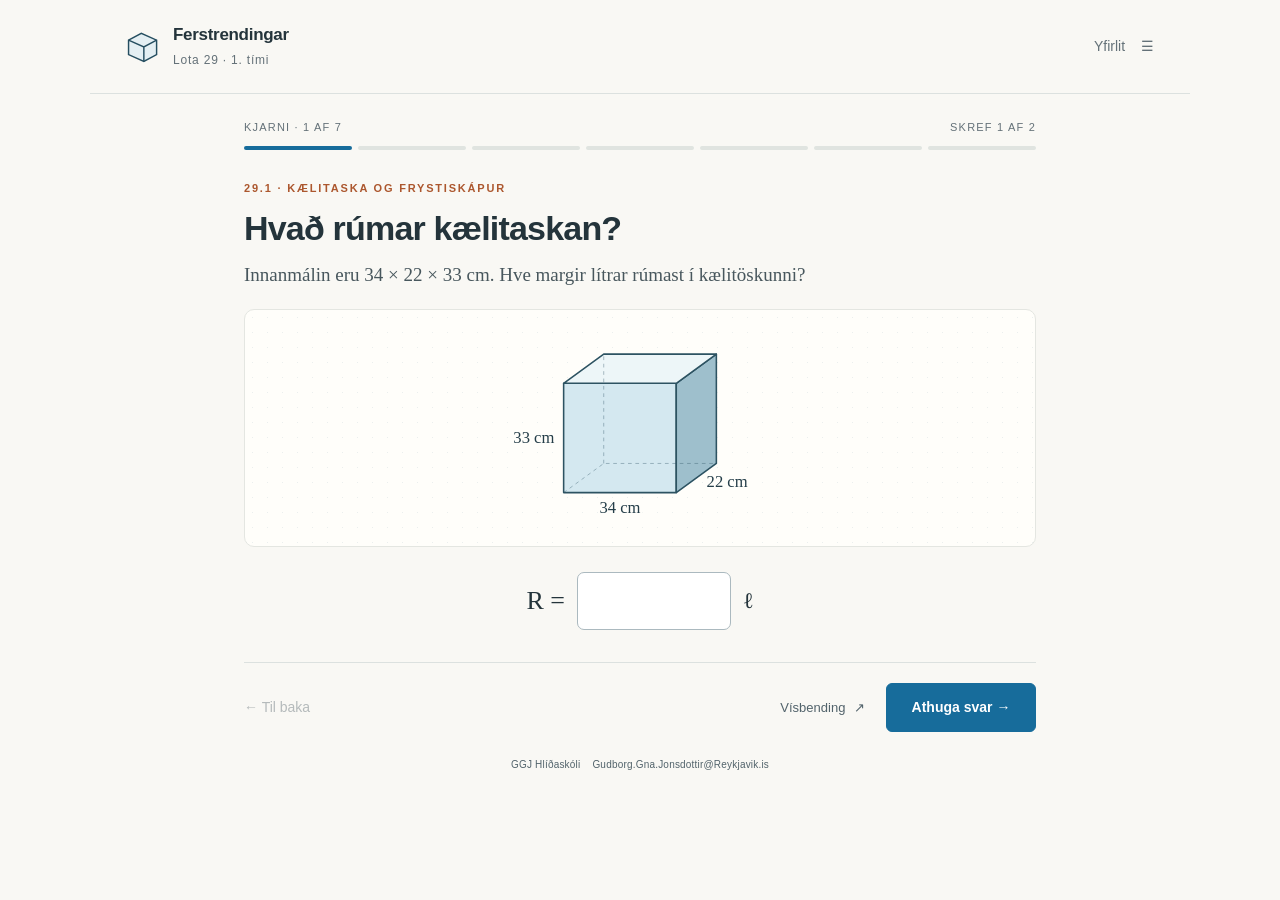
<file: aefingar/timi-1/index.html>
<!doctype html>
<html lang="is">
<head>
<meta charset="UTF-8"><meta name="viewport" content="width=device-width,initial-scale=1">
<meta name="theme-color" content="#f9f8f4">
<meta name="description" content="Æfðu rúmmál, yfirborðsflatarmál og einingar með dæmum 29.1–29.8.">
<title>Ferstrendingar · Lota 29</title>
<link rel="stylesheet" href="style.css">
</head>
<body>
<header class="top"><div class="brand"><svg width="34" height="34" viewBox="0 0 40 40" aria-hidden="true"><path d="m3 12 15-8 18 8v17l-15 8-18-8z" fill="#e4eff3" stroke="#254e60" stroke-width="1.7"/><path d="m3 12 18 8 15-8M21 20v17" fill="none" stroke="#254e60" stroke-width="1.7"/></svg><div><strong>Ferstrendingar</strong><span>Lota 29 · 1. tími</span></div></div><button class="quiet" id="outline">Yfirlit <span aria-hidden="true">☰</span></button></header>
<main id="main">
<div class="progress-row"><span id="stepcount"></span><span id="subcount"></span></div>
<div id="progress" class="progress" aria-label="Framvinda"></div>
<section id="exercise" aria-labelledby="heading"></section>
<div class="bottom"><button id="back" class="quiet">← Til baka</button><div class="actions"><button id="hint" class="hint-button">Vísbending <span aria-hidden="true">↗</span></button><button id="check" class="primary">Athuga svar <span aria-hidden="true">→</span></button></div></div>
<p class="footnote">GGJ Hlíðaskóli <span>Gudborg.Gna.Jonsdottir@Reykjavik.is</span></p>
</main>
<dialog id="outlineDialog" aria-labelledby="outlineTitle"><div class="dialog-head"><h2 id="outlineTitle">Dæmin þín</h2><button id="closeDialog" class="icon-button" aria-label="Loka yfirliti">×</button></div><p class="muted">Veldu dæmi til að halda áfram þar sem frá var horfið.</p><div id="outlineItems"></div><p class="storage-note">Framvindan geymist í þessum vafra. Svör eru ekki send til kennara.</p></dialog>
<script src="daemi.js"></script>
<script src="app.js"></script>
<script src="child.js"></script>
</body>
</html>
</file>
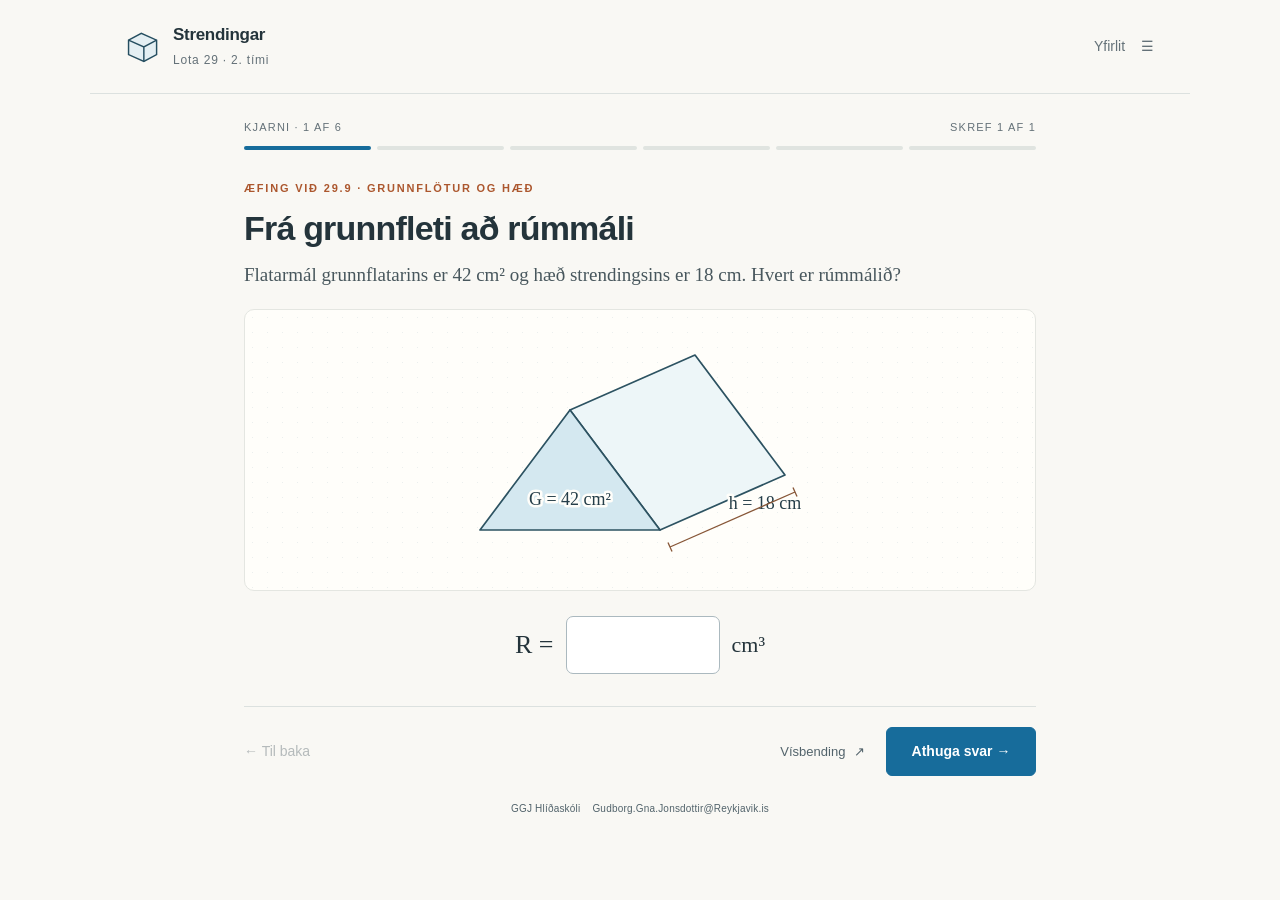
<file: aefingar/timi-2/index.html>
<!doctype html>
<html lang="is">
<head>
<meta charset="UTF-8"><meta name="viewport" content="width=device-width,initial-scale=1">
<meta name="theme-color" content="#f9f8f4">
<meta name="description" content="Æfðu grunnflöt, hæð, rúmmál og yfirborðsflatarmál strendinga. Ný dæmi við verkefnablað 29.2.">
<title>Strendingar · Lota 29</title>
<link rel="stylesheet" href="style.css">
</head>
<body>
<header class="top"><div class="brand"><svg width="34" height="34" viewBox="0 0 40 40" aria-hidden="true"><path d="m3 12 15-8 18 8v17l-15 8-18-8z" fill="#e4eff3" stroke="#254e60" stroke-width="1.7"/><path d="m3 12 18 8 15-8M21 20v17" fill="none" stroke="#254e60" stroke-width="1.7"/></svg><div><strong>Strendingar</strong><span>Lota 29 · 2. tími</span></div></div><button class="quiet" id="outline">Yfirlit <span aria-hidden="true">☰</span></button></header>
<main id="main">
<div class="progress-row"><span id="stepcount"></span><span id="subcount"></span></div>
<div id="progress" class="progress" aria-label="Framvinda"></div>
<section id="exercise" aria-labelledby="heading"></section>
<div class="bottom"><button id="back" class="quiet">← Til baka</button><div class="actions"><button id="hint" class="hint-button">Vísbending <span aria-hidden="true">↗</span></button><button id="check" class="primary">Athuga svar <span aria-hidden="true">→</span></button></div></div>
<p class="footnote">GGJ Hlíðaskóli <span>Gudborg.Gna.Jonsdottir@Reykjavik.is</span></p>
</main>
<dialog id="outlineDialog" aria-labelledby="outlineTitle"><div class="dialog-head"><h2 id="outlineTitle">Dæmin þín</h2><button id="closeDialog" class="icon-button" aria-label="Loka yfirliti">×</button></div><p class="muted">Veldu dæmi til að halda áfram þar sem frá var horfið.</p><div id="outlineItems"></div><p class="storage-note">Framvindan geymist í þessum vafra. Svör eru ekki send til kennara.</p></dialog>
<script src="daemi.js"></script>
<script src="app.js"></script>
<script src="child.js"></script>
</body>
</html>
</file>
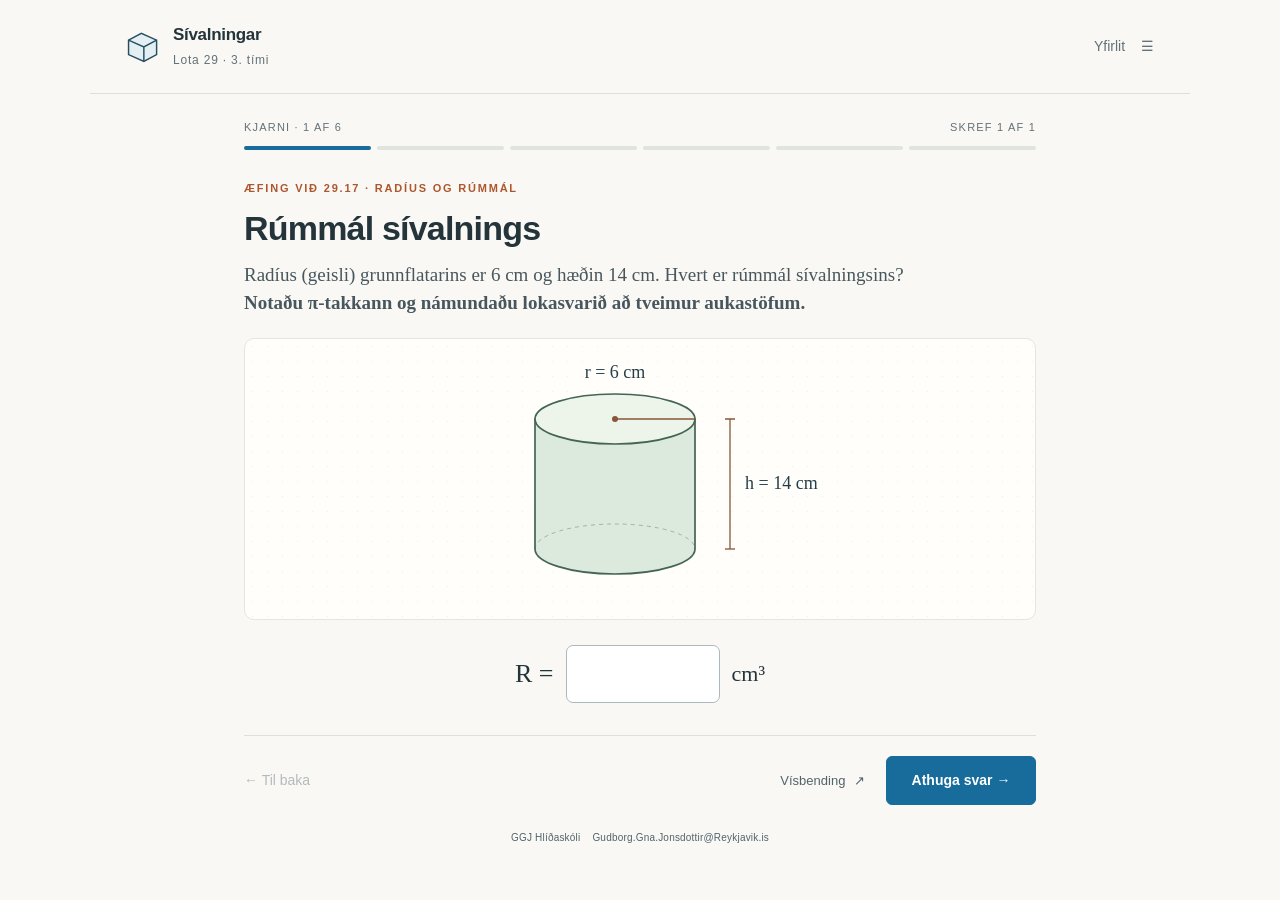
<file: aefingar/timi-3/index.html>
<!doctype html>
<html lang="is">
<head>
<meta charset="UTF-8"><meta name="viewport" content="width=device-width,initial-scale=1">
<meta name="theme-color" content="#f9f8f4">
<meta name="description" content="Ný dæmi um rúmmál sívalninga, radíus, þvermál og möttul. Æfing við verkefnablað 29.3.">
<title>Sívalningar · Lota 29</title>
<link rel="stylesheet" href="style.css">
</head>
<body>
<header class="top"><div class="brand"><svg width="34" height="34" viewBox="0 0 40 40" aria-hidden="true"><path d="m3 12 15-8 18 8v17l-15 8-18-8z" fill="#e4eff3" stroke="#254e60" stroke-width="1.7"/><path d="m3 12 18 8 15-8M21 20v17" fill="none" stroke="#254e60" stroke-width="1.7"/></svg><div><strong>Sívalningar</strong><span>Lota 29 · 3. tími</span></div></div><button class="quiet" id="outline">Yfirlit <span aria-hidden="true">☰</span></button></header>
<main id="main">
<div class="progress-row"><span id="stepcount"></span><span id="subcount"></span></div>
<div id="progress" class="progress" aria-label="Framvinda"></div>
<section id="exercise" aria-labelledby="heading"></section>
<div class="bottom"><button id="back" class="quiet">← Til baka</button><div class="actions"><button id="hint" class="hint-button">Vísbending <span aria-hidden="true">↗</span></button><button id="check" class="primary">Athuga svar <span aria-hidden="true">→</span></button></div></div>
<p class="footnote">GGJ Hlíðaskóli <span>Gudborg.Gna.Jonsdottir@Reykjavik.is</span></p>
</main>
<dialog id="outlineDialog" aria-labelledby="outlineTitle"><div class="dialog-head"><h2 id="outlineTitle">Dæmin þín</h2><button id="closeDialog" class="icon-button" aria-label="Loka yfirliti">×</button></div><p class="muted">Veldu dæmi til að halda áfram þar sem frá var horfið.</p><div id="outlineItems"></div><p class="storage-note">Framvindan geymist í þessum vafra. Svör eru ekki send til kennara.</p></dialog>
<script src="daemi.js"></script>
<script src="app.js"></script>
<script src="child.js"></script>
</body>
</html>
</file>
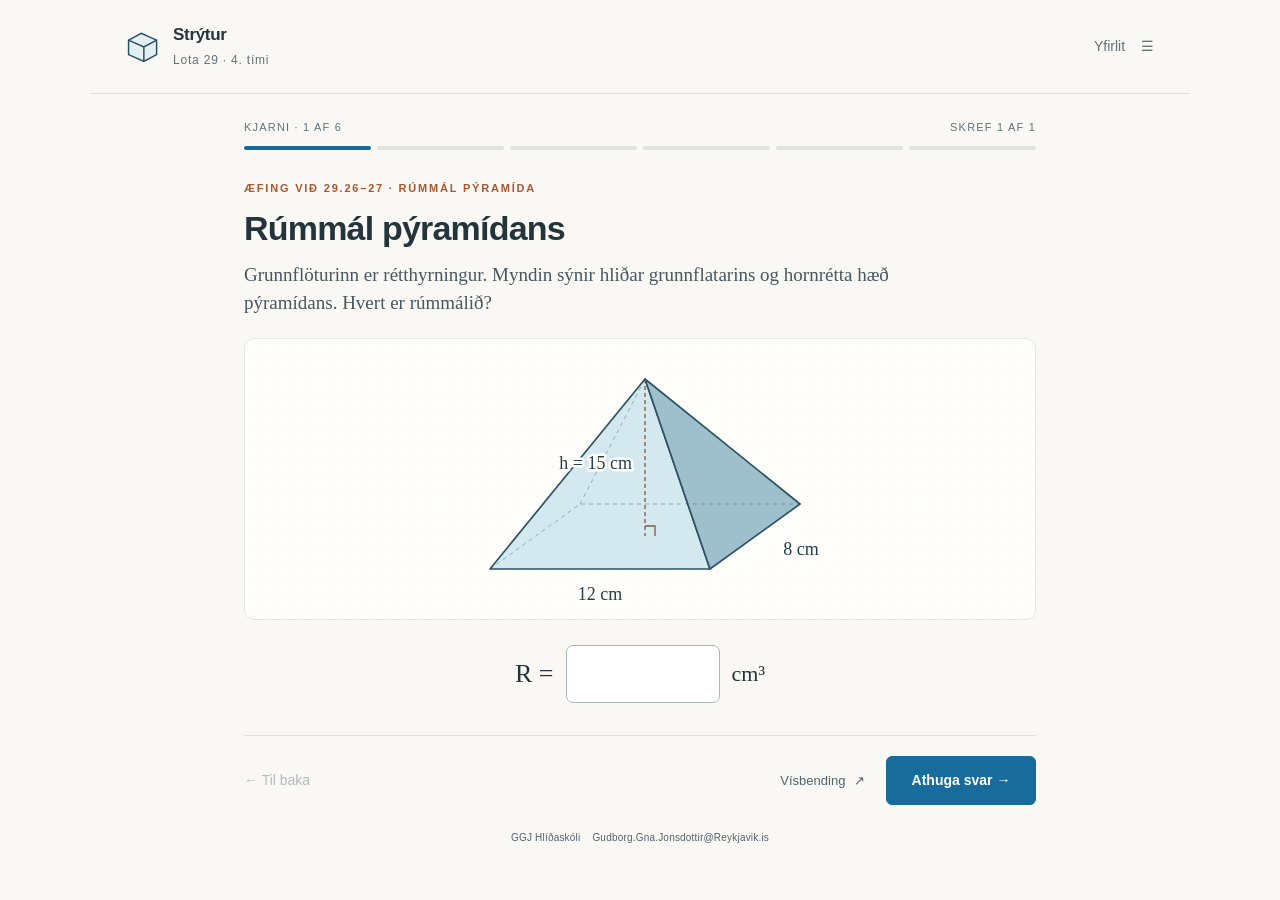
<file: aefingar/timi-4/index.html>
<!doctype html>
<html lang="is">
<head>
<meta charset="UTF-8"><meta name="viewport" content="width=device-width,initial-scale=1">
<meta name="theme-color" content="#f9f8f4">
<meta name="description" content="Ný dæmi um rúmmál pýramída og keilu, hæð, skáhlið og möttul. Æfing við verkefnablað 29.4.">
<title>Strýtur · Lota 29</title>
<link rel="stylesheet" href="style.css">
</head>
<body>
<header class="top"><div class="brand"><svg width="34" height="34" viewBox="0 0 40 40" aria-hidden="true"><path d="m3 12 15-8 18 8v17l-15 8-18-8z" fill="#e4eff3" stroke="#254e60" stroke-width="1.7"/><path d="m3 12 18 8 15-8M21 20v17" fill="none" stroke="#254e60" stroke-width="1.7"/></svg><div><strong>Strýtur</strong><span>Lota 29 · 4. tími</span></div></div><button class="quiet" id="outline">Yfirlit <span aria-hidden="true">☰</span></button></header>
<main id="main">
<div class="progress-row"><span id="stepcount"></span><span id="subcount"></span></div>
<div id="progress" class="progress" aria-label="Framvinda"></div>
<section id="exercise" aria-labelledby="heading"></section>
<div class="bottom"><button id="back" class="quiet">← Til baka</button><div class="actions"><button id="hint" class="hint-button">Vísbending <span aria-hidden="true">↗</span></button><button id="check" class="primary">Athuga svar <span aria-hidden="true">→</span></button></div></div>
<p class="footnote">GGJ Hlíðaskóli <span>Gudborg.Gna.Jonsdottir@Reykjavik.is</span></p>
</main>
<dialog id="outlineDialog" aria-labelledby="outlineTitle"><div class="dialog-head"><h2 id="outlineTitle">Dæmin þín</h2><button id="closeDialog" class="icon-button" aria-label="Loka yfirliti">×</button></div><p class="muted">Veldu dæmi til að halda áfram þar sem frá var horfið.</p><div id="outlineItems"></div><p class="storage-note">Framvindan geymist í þessum vafra. Svör eru ekki send til kennara.</p></dialog>
<script src="daemi.js"></script>
<script src="app.js"></script>
<script src="child.js"></script>
</body>
</html>
</file>
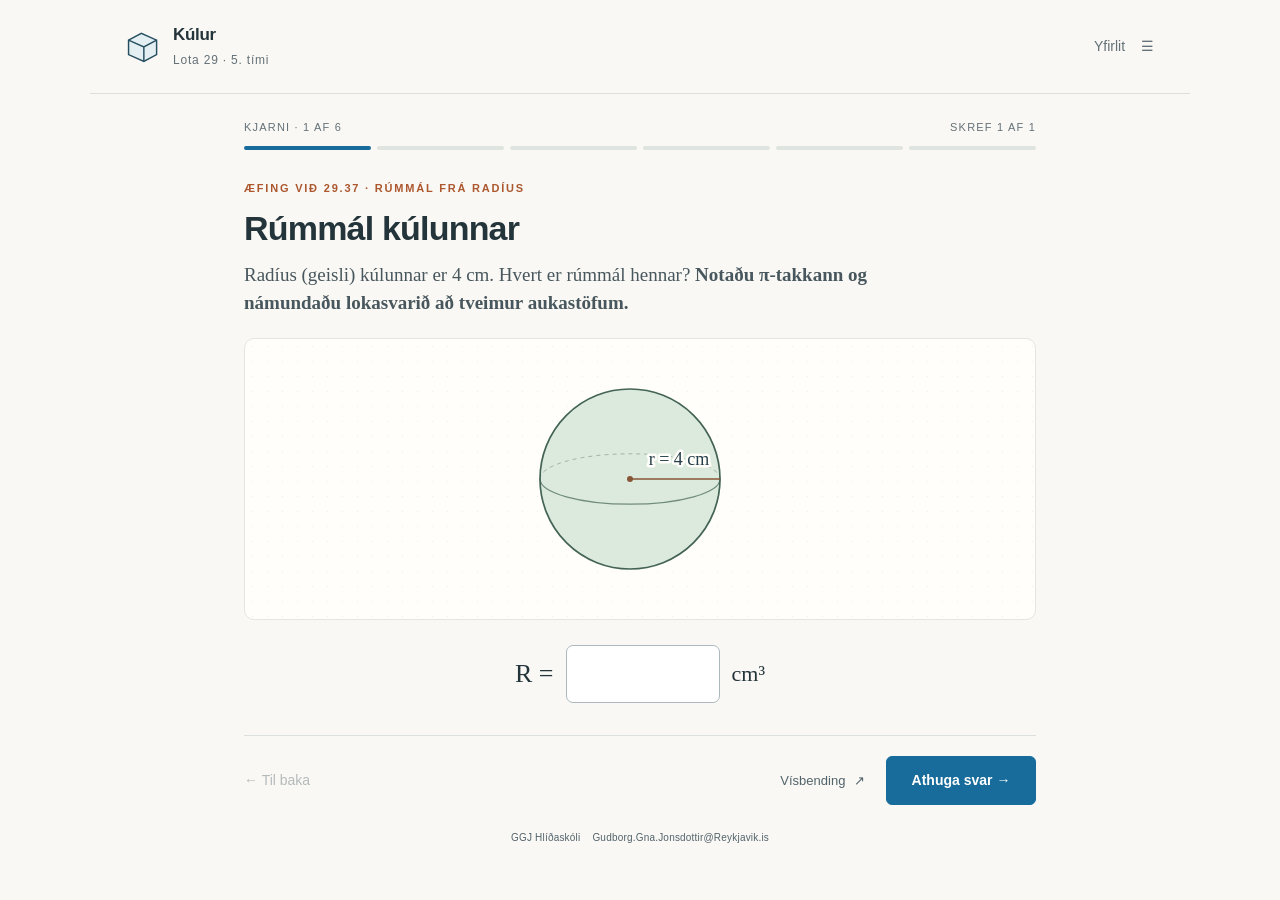
<file: aefingar/timi-5/index.html>
<!doctype html>
<html lang="is">
<head>
<meta charset="UTF-8"><meta name="viewport" content="width=device-width,initial-scale=1">
<meta name="theme-color" content="#f9f8f4">
<meta name="description" content="Ný dæmi um rúmmál og yfirborðsflatarmál kúlu og hálfkúlu. Æfing við verkefnablað 29.5.">
<title>Kúlur · Lota 29</title>
<link rel="stylesheet" href="style.css">
</head>
<body>
<header class="top"><div class="brand"><svg width="34" height="34" viewBox="0 0 40 40" aria-hidden="true"><path d="m3 12 15-8 18 8v17l-15 8-18-8z" fill="#e4eff3" stroke="#254e60" stroke-width="1.7"/><path d="m3 12 18 8 15-8M21 20v17" fill="none" stroke="#254e60" stroke-width="1.7"/></svg><div><strong>Kúlur</strong><span>Lota 29 · 5. tími</span></div></div><button class="quiet" id="outline">Yfirlit <span aria-hidden="true">☰</span></button></header>
<main id="main">
<div class="progress-row"><span id="stepcount"></span><span id="subcount"></span></div>
<div id="progress" class="progress" aria-label="Framvinda"></div>
<section id="exercise" aria-labelledby="heading"></section>
<div class="bottom"><button id="back" class="quiet">← Til baka</button><div class="actions"><button id="hint" class="hint-button">Vísbending <span aria-hidden="true">↗</span></button><button id="check" class="primary">Athuga svar <span aria-hidden="true">→</span></button></div></div>
<p class="footnote">GGJ Hlíðaskóli <span>Gudborg.Gna.Jonsdottir@Reykjavik.is</span></p>
</main>
<dialog id="outlineDialog" aria-labelledby="outlineTitle"><div class="dialog-head"><h2 id="outlineTitle">Dæmin þín</h2><button id="closeDialog" class="icon-button" aria-label="Loka yfirliti">×</button></div><p class="muted">Veldu dæmi til að halda áfram þar sem frá var horfið.</p><div id="outlineItems"></div><p class="storage-note">Framvindan geymist í þessum vafra. Svör eru ekki send til kennara.</p></dialog>
<script src="daemi.js"></script>
<script src="app.js"></script>
<script src="child.js"></script>
</body>
</html>
</file>
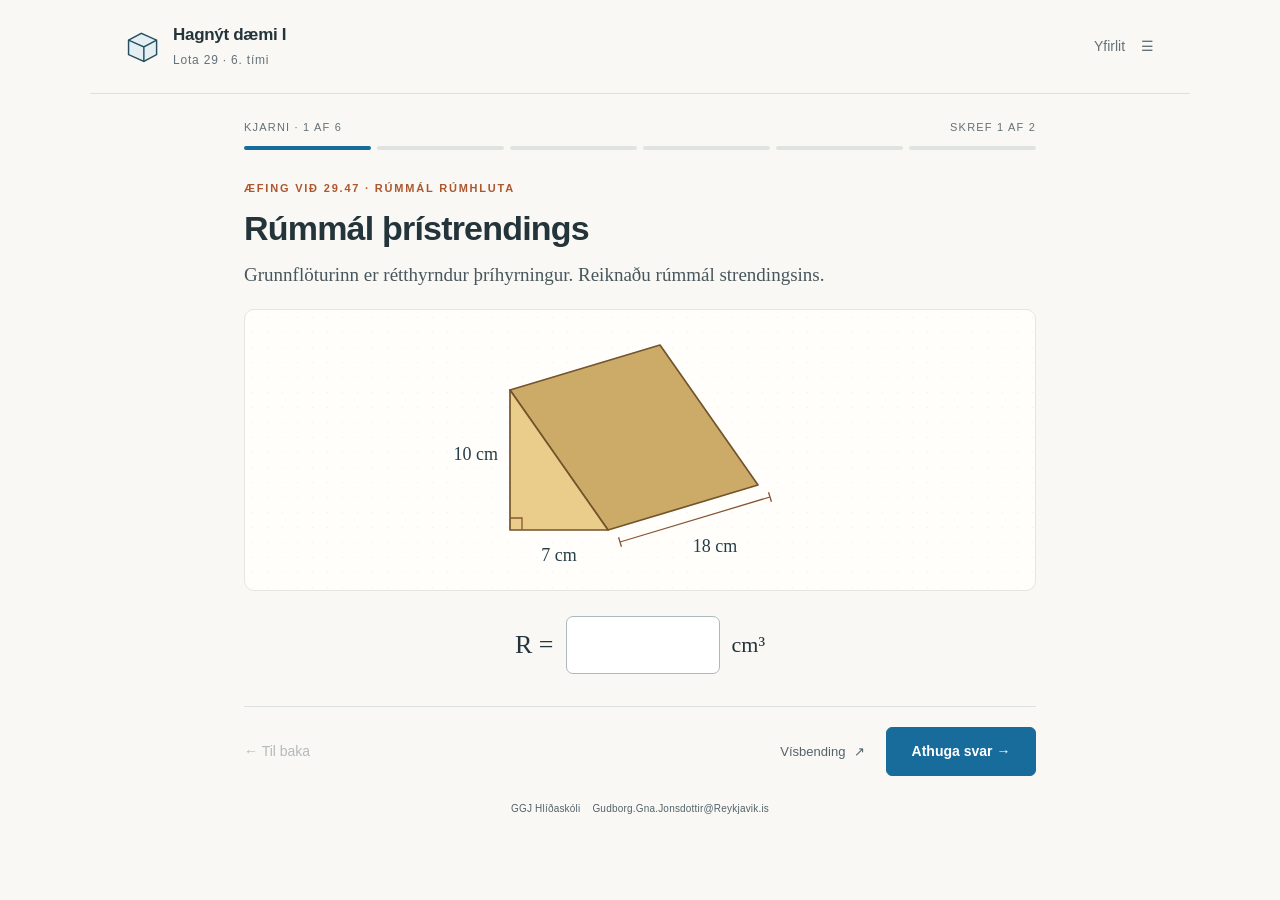
<file: aefingar/timi-6/index.html>
<!doctype html>
<html lang="is">
<head>
<meta charset="UTF-8"><meta name="viewport" content="width=device-width,initial-scale=1">
<meta name="theme-color" content="#f9f8f4">
<meta name="description" content="Ný dæmi um rúmmál, yfirborðsflatarmál og óþekktar lengdir. Æfing við verkefnablað 29.6.">
<title>Hagnýt dæmi I · Lota 29</title>
<link rel="stylesheet" href="style.css">
</head>
<body>
<header class="top"><div class="brand"><svg width="34" height="34" viewBox="0 0 40 40" aria-hidden="true"><path d="m3 12 15-8 18 8v17l-15 8-18-8z" fill="#e4eff3" stroke="#254e60" stroke-width="1.7"/><path d="m3 12 18 8 15-8M21 20v17" fill="none" stroke="#254e60" stroke-width="1.7"/></svg><div><strong>Hagnýt dæmi I</strong><span>Lota 29 · 6. tími</span></div></div><button class="quiet" id="outline">Yfirlit <span aria-hidden="true">☰</span></button></header>
<main id="main">
<div class="progress-row"><span id="stepcount"></span><span id="subcount"></span></div>
<div id="progress" class="progress" aria-label="Framvinda"></div>
<section id="exercise" aria-labelledby="heading"></section>
<div class="bottom"><button id="back" class="quiet">← Til baka</button><div class="actions"><button id="hint" class="hint-button">Vísbending <span aria-hidden="true">↗</span></button><button id="check" class="primary">Athuga svar <span aria-hidden="true">→</span></button></div></div>
<p class="footnote">GGJ Hlíðaskóli <span>Gudborg.Gna.Jonsdottir@Reykjavik.is</span></p>
</main>
<dialog id="outlineDialog" aria-labelledby="outlineTitle"><div class="dialog-head"><h2 id="outlineTitle">Dæmin þín</h2><button id="closeDialog" class="icon-button" aria-label="Loka yfirliti">×</button></div><p class="muted">Veldu dæmi til að halda áfram þar sem frá var horfið.</p><div id="outlineItems"></div><p class="storage-note">Framvindan geymist í þessum vafra. Svör eru ekki send til kennara.</p></dialog>
<script src="daemi.js"></script>
<script src="app.js"></script>
<script src="child.js"></script>
</body>
</html>
</file>
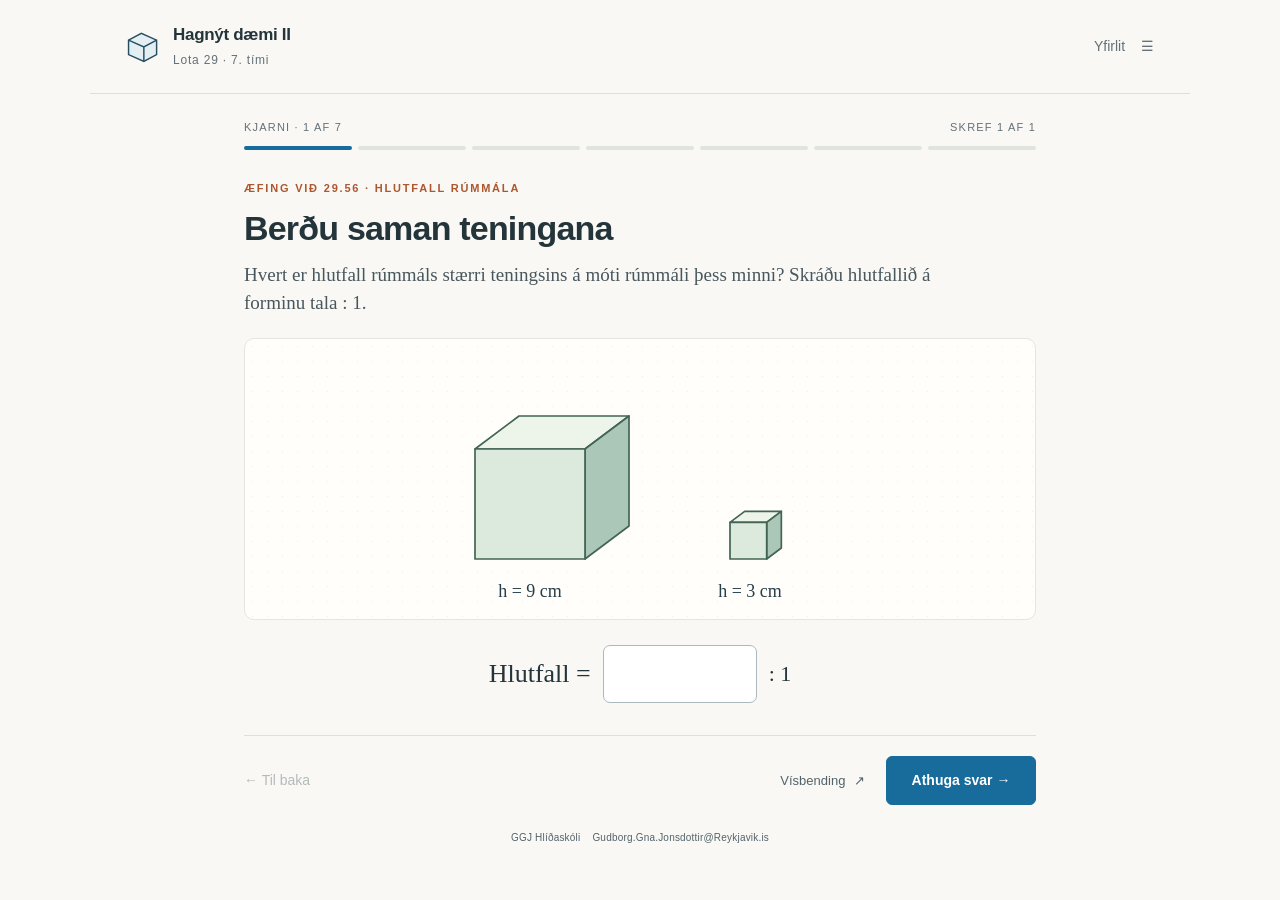
<file: aefingar/timi-7/index.html>
<!doctype html>
<html lang="is">
<head>
<meta charset="UTF-8"><meta name="viewport" content="width=device-width,initial-scale=1">
<meta name="theme-color" content="#f9f8f4">
<meta name="description" content="Ný dæmi um rúmmál, hlutföll, jöfnur og reglu Pýþagórasar. Æfing við verkefnablað 29.7.">
<title>Hagnýt dæmi II · Lota 29</title>
<link rel="stylesheet" href="style.css">
</head>
<body>
<header class="top"><div class="brand"><svg width="34" height="34" viewBox="0 0 40 40" aria-hidden="true"><path d="m3 12 15-8 18 8v17l-15 8-18-8z" fill="#e4eff3" stroke="#254e60" stroke-width="1.7"/><path d="m3 12 18 8 15-8M21 20v17" fill="none" stroke="#254e60" stroke-width="1.7"/></svg><div><strong>Hagnýt dæmi II</strong><span>Lota 29 · 7. tími</span></div></div><button class="quiet" id="outline">Yfirlit <span aria-hidden="true">☰</span></button></header>
<main id="main">
<div class="progress-row"><span id="stepcount"></span><span id="subcount"></span></div>
<div id="progress" class="progress" aria-label="Framvinda"></div>
<section id="exercise" aria-labelledby="heading"></section>
<div class="bottom"><button id="back" class="quiet">← Til baka</button><div class="actions"><button id="hint" class="hint-button">Vísbending <span aria-hidden="true">↗</span></button><button id="check" class="primary">Athuga svar <span aria-hidden="true">→</span></button></div></div>
<p class="footnote">GGJ Hlíðaskóli <span>Gudborg.Gna.Jonsdottir@Reykjavik.is</span></p>
</main>
<dialog id="outlineDialog" aria-labelledby="outlineTitle"><div class="dialog-head"><h2 id="outlineTitle">Dæmin þín</h2><button id="closeDialog" class="icon-button" aria-label="Loka yfirliti">×</button></div><p class="muted">Veldu dæmi til að halda áfram þar sem frá var horfið.</p><div id="outlineItems"></div><p class="storage-note">Framvindan geymist í þessum vafra. Svör eru ekki send til kennara.</p></dialog>
<script src="daemi.js"></script>
<script src="app.js"></script>
<script src="child.js"></script>
</body>
</html>
</file>
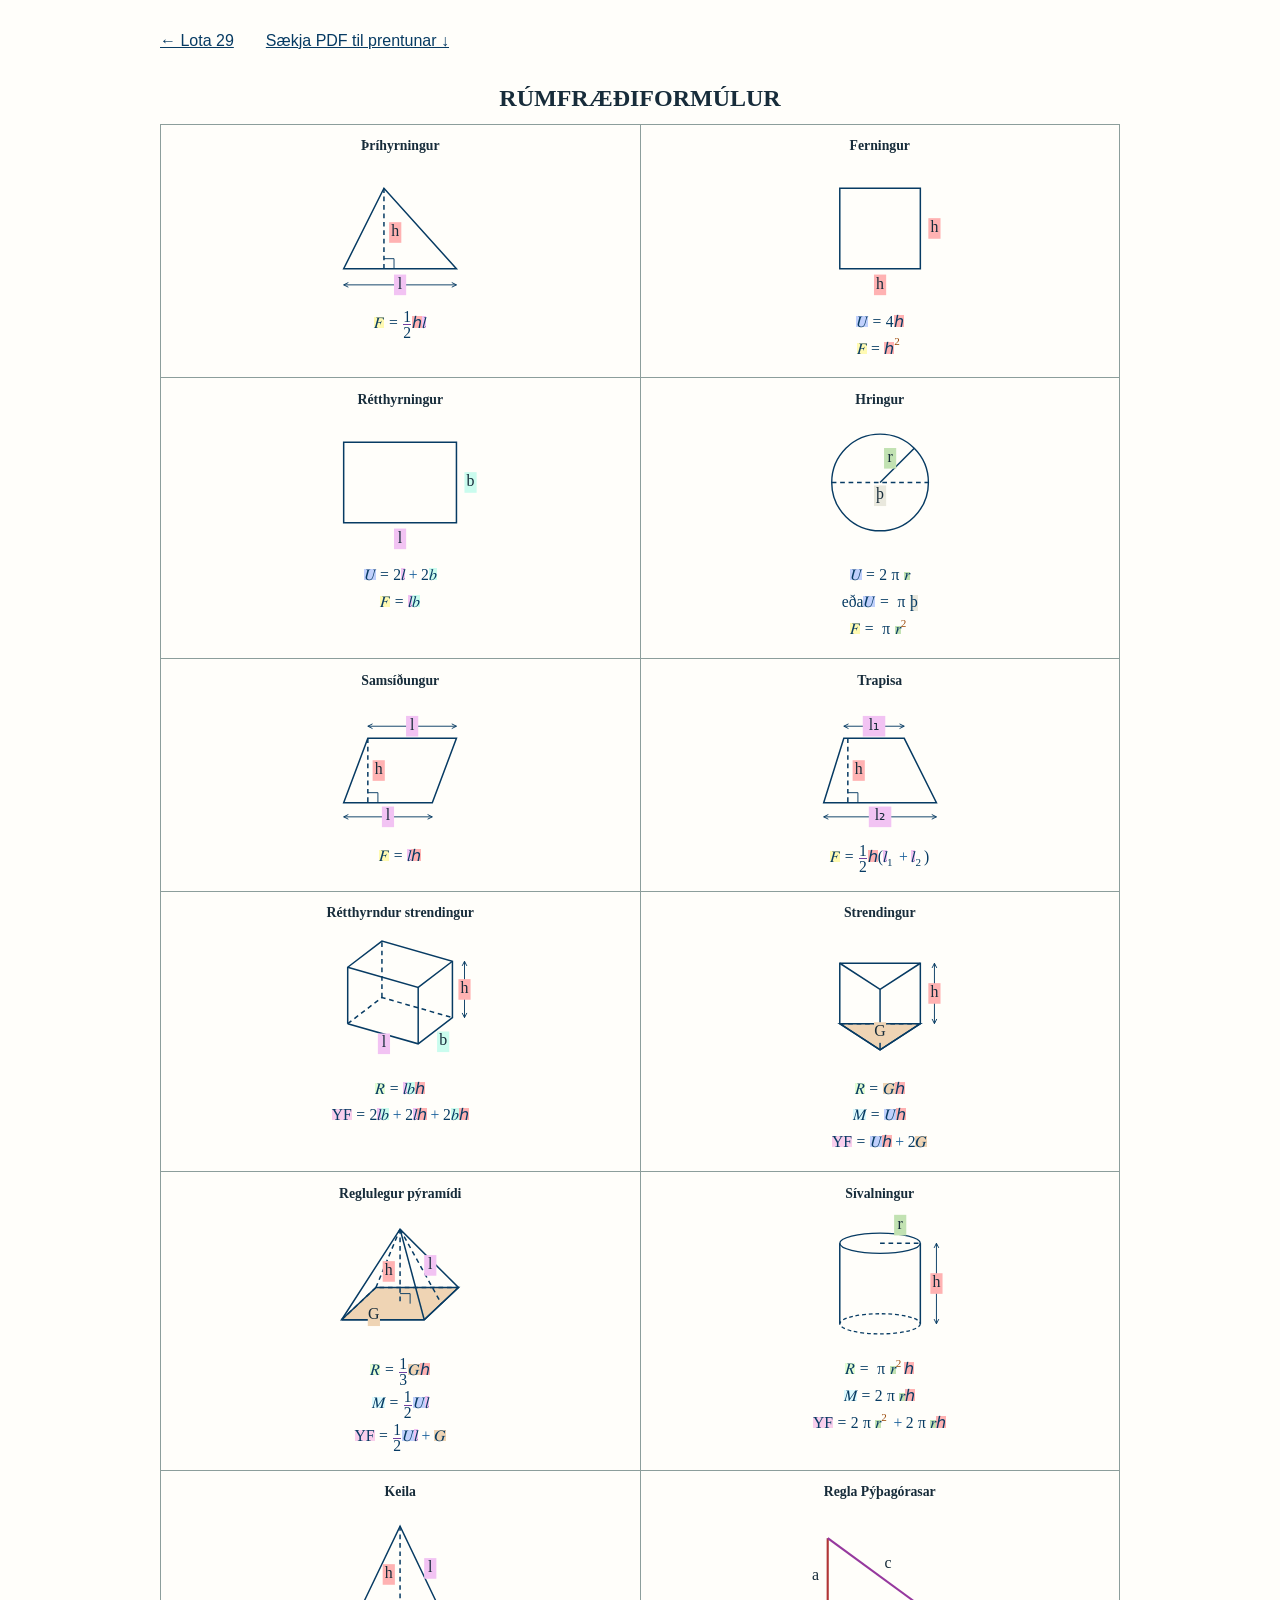
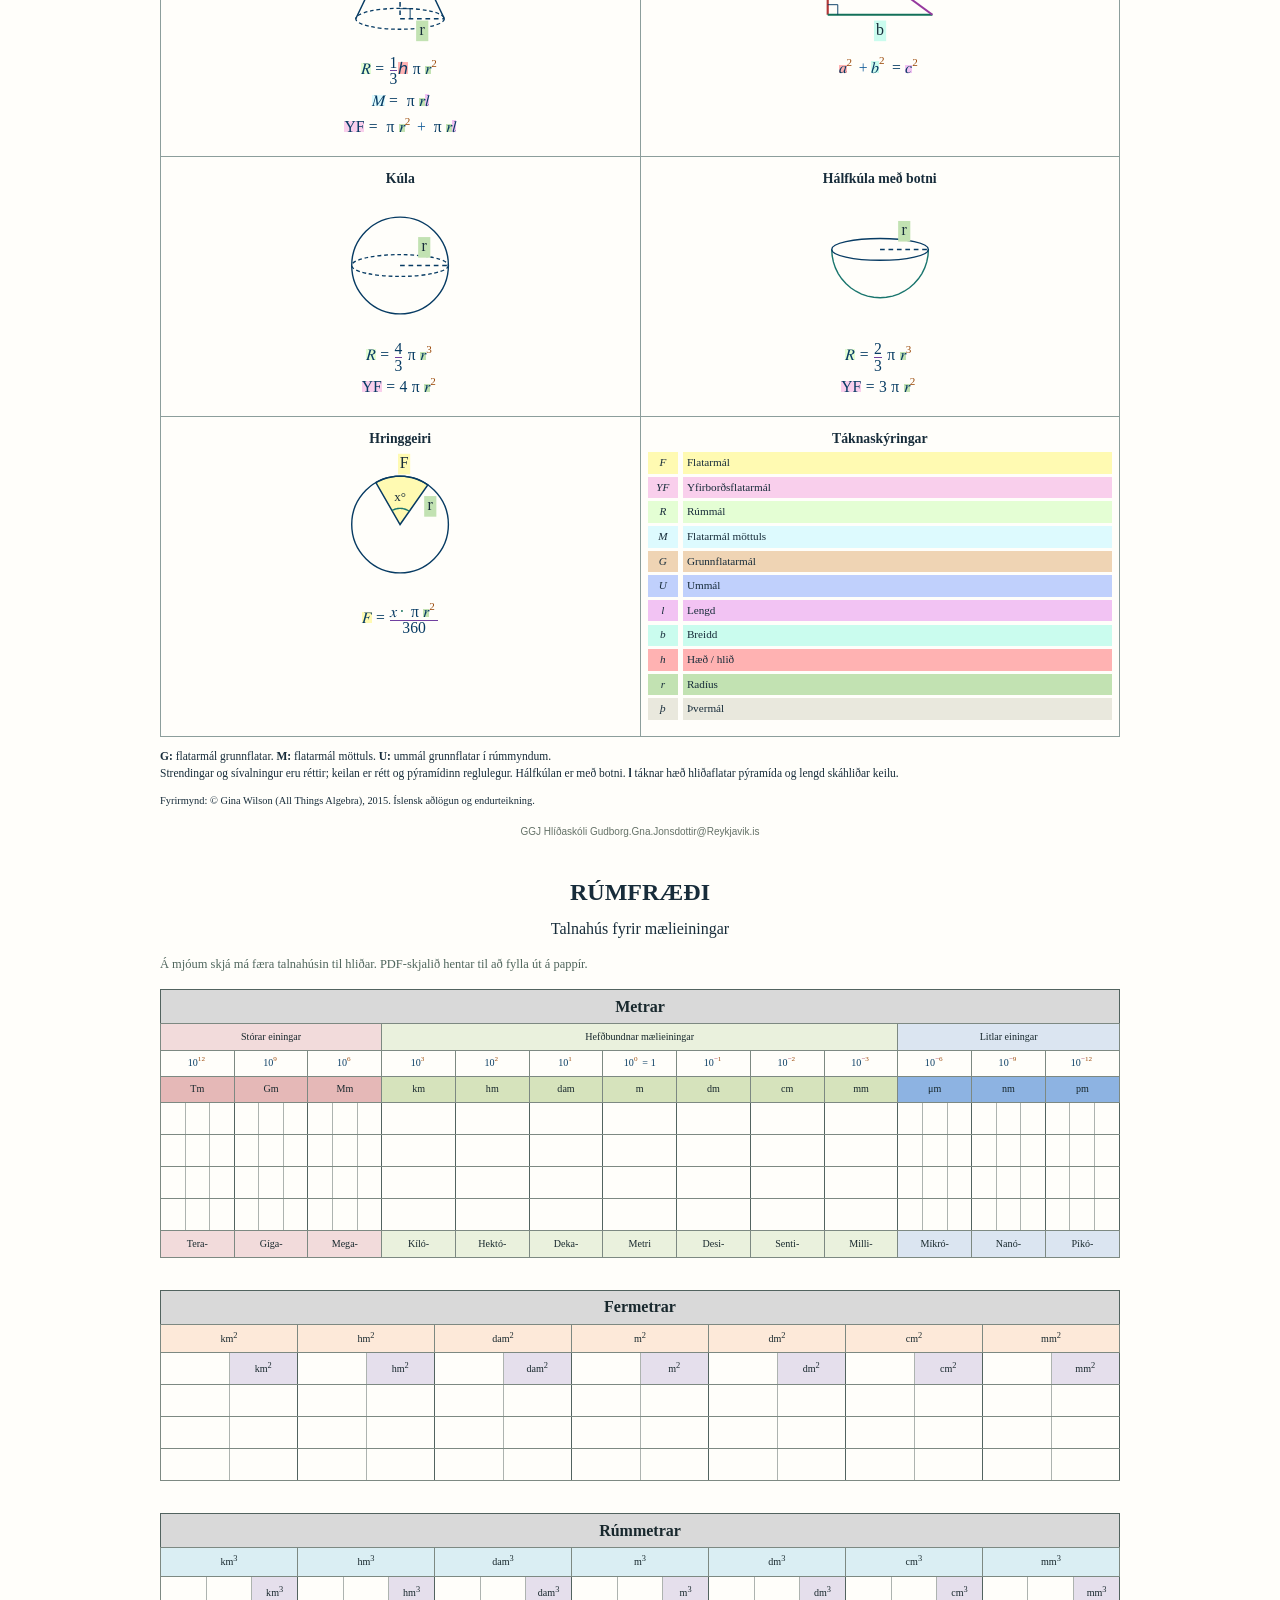
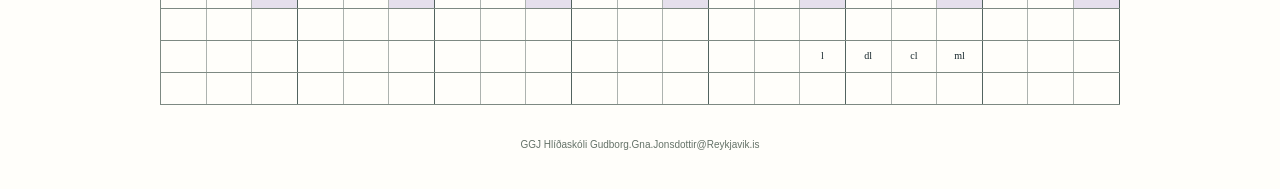
<file: formulublad.html>
<!doctype html><html lang="is"><head><meta charset="utf-8"><meta name="viewport" content="width=device-width,initial-scale=1"><title>Rúmfræðiformúlur og talnahús</title><style>body{max-width:960px;margin:2rem auto;padding:0 1rem;background:#fffefa}a{color:#073b63}.standalone-actions{display:flex;gap:2rem;flex-wrap:wrap;font:16px Arial;margin-bottom:2rem}
.reference-panel{margin:1.5rem 0 2rem;border:1px solid #c7d6cd;background:#fffefa;padding:1rem;scroll-margin-top:1rem}.reference-panel>summary{color:#073b63;cursor:pointer;font-weight:bold;font-size:1.05rem}.reference-panel .ref-intro{font-size:.87rem}.reference-sheet{color:#172c3a;font-family:Georgia,serif;line-height:1.4}.reference-sheet *{box-sizing:border-box}.reference-sheet .sheet-page{margin:1.8rem 0 2.3rem}.reference-sheet .ref-heading{font-size:1.5rem;text-align:center;font-weight:bold;margin:.3rem 0 .5rem}.reference-sheet .ref-subtitle{text-align:center;margin:0 0 1rem}.reference-sheet .ref-name{display:none}.reference-sheet .formula-grid{display:grid;grid-template-columns:repeat(2,minmax(0,1fr));border-top:1px solid #8c9e9b;border-left:1px solid #8c9e9b}.reference-sheet .ref-card{padding:.8rem .45rem;border-bottom:1px solid #8c9e9b;border-right:1px solid #8c9e9b;text-align:center;min-width:0}.reference-sheet .ref-card h3{font-size:.86rem;font-weight:bold;margin:0 0 .3rem;line-height:1.3}.reference-sheet .ref-card svg{display:block;width:100%;height:145px;margin:auto}.reference-sheet .ref-equation{margin:.35rem 0;color:#073b63;font-size:.95rem;white-space:nowrap}.reference-sheet .ref-equation math{font-size:1.03em}.reference-sheet .ref-key>div{display:grid;grid-template-columns:1.9rem 1fr;gap:.3rem;margin:.2rem 0;text-align:left;font-size:.7rem}.reference-sheet .ref-key>div>span{padding:.18rem .25rem}.reference-sheet .ref-key>div>span:first-child{text-align:center;font-style:italic}.reference-sheet .ref-notes{font-size:.72rem;line-height:1.5;margin:.7rem 0}.reference-sheet .ref-credit{font-size:.65rem;line-height:1.4}.reference-sheet .ref-watermark{font:10px/1.5 Arial,sans-serif;text-align:center;overflow-wrap:anywhere;color:#657268;margin:1rem 0 .3rem}.reference-sheet .house-scroll{overflow-x:auto;max-width:100%;margin:1rem 0 2rem}.reference-sheet .house{min-width:670px;width:100%;border-collapse:collapse;table-layout:fixed;color:#18282d;font-size:.63rem;line-height:1.25}.reference-sheet .house caption{border:1px solid #52635f;border-bottom:0;font-size:1rem;font-weight:bold;background:#d9d9d9;padding:.4rem}.reference-sheet .house td,.reference-sheet .house th{border:1px solid #7d8982;padding:.4rem .08rem;text-align:center;vertical-align:middle;font-weight:normal;color:inherit}.reference-sheet .house .digit-row td{height:32px;border-right:1px solid #adb3af}.reference-sheet .house .unit-end{border-right:1.5px solid #52635f!important}.reference-sheet .house .large{background:#e5b8b7}.reference-sheet .house .large-light{background:#f2dbdb}.reference-sheet .house .metric{background:#d6e3bc}.reference-sheet .house .metric-light{background:#eaf1dd}.reference-sheet .house .small{background:#8db3e2}.reference-sheet .house .small-light{background:#dbe5f1}.reference-sheet .power-2 th{background:#fde9d9}.reference-sheet .power-3 th{background:#daeef3}.reference-sheet .house .place-unit{background:#e5dfec}.reference-sheet .house math{font-size:1em}.reference-sheet .ref-scroll-help{font-size:.78rem;color:#50665d}
@media(max-width:500px){.reference-panel{padding:.65rem}.reference-sheet .formula-grid{grid-template-columns:1fr}.reference-sheet .ref-card h3{font-size:1rem}.reference-sheet .ref-equation{font-size:1.12rem}.reference-sheet .ref-card svg{height:175px}.reference-sheet .ref-key>div{font-size:.85rem}.reference-sheet .ref-heading{font-size:1.2rem}}
@media print{.reference-panel{display:none}}

@page{size:A4;margin:9mm 8mm}
@media print{html{font-size:12pt}body{margin:0;background:white}.standalone-actions{display:none}.reference-sheet{font-size:10pt}.reference-sheet .sheet-page{height:276mm;margin:0;border:3px double #30443d;padding:4mm;break-after:page;display:flex;flex-direction:column}.reference-sheet .sheet-page:last-child{break-after:auto}.reference-sheet .ref-heading{font-size:17pt;margin:0 0 2mm}.reference-sheet .ref-name{display:block;text-align:right;font-size:8pt;margin:0 0 2mm}.reference-sheet .ref-subtitle{font-size:12pt;margin:0 0 2mm}.reference-sheet .formula-grid{grid-template-columns:repeat(4,minmax(0,1fr));grid-template-rows:repeat(4,54mm)}.reference-sheet .ref-card{padding:1.5mm .7mm}.reference-sheet .ref-card h3{font-size:8.1pt;height:5mm;margin:0;line-height:1.2}.reference-sheet .ref-card svg{height:25mm;width:100%}.reference-sheet .ref-equation{font-size:10.3pt;margin:1mm 0;line-height:1.55}.reference-sheet .ref-key>div{grid-template-columns:6mm 1fr;gap:1mm;margin:.8mm 0;font-size:7.2pt;line-height:1.25}.reference-sheet .ref-key>div>span{padding:.8mm .4mm}.reference-sheet .ref-notes{font-size:8pt;margin:3mm 0 1mm;line-height:1.3}.reference-sheet .ref-credit{font-size:7pt;margin:1mm 0}.reference-sheet .ref-watermark{margin:auto 0 0;font-size:7pt}.reference-sheet .house-scroll{overflow:visible;margin:3mm 0 5mm}.reference-sheet .house{min-width:0;font-size:8pt}.reference-sheet .house caption{padding:2mm;font-size:12pt}.reference-sheet .house th,.reference-sheet .house td{padding:2mm 0}.reference-sheet .house .digit-row td{height:8mm}.reference-sheet .metric-house{font-size:7pt}.reference-sheet .ref-scroll-help{display:none}.reference-sheet .power-house .digit-row td{height:9mm}}
@media print{.reference-sheet .formula-grid{grid-template-rows:54mm 54mm 59mm 54mm}.reference-sheet .ref-card svg{height:22mm}.reference-sheet .ref-equation{margin:.7mm 0;line-height:1.25}.reference-sheet .ref-key>div{font-size:7pt;line-height:1.15;margin:.4mm 0}.reference-sheet .ref-key>div>span{padding:.2mm .4mm}}</style><style id="operation-colors">/* Litakóðun reikniaðgerða, samkvæmt ósk kennara 13. október 2026. */
.op-add{color:#185f9b}.op-sub{color:#a13254}.op-mul{color:#14715b}.op-div{color:#7040a0}.op-pow{color:#9c4b0c}
math .math-neutral{color:#073b63}
math msqrt.op-pow>mrow{color:#073b63;border-top-color:#9c4b0c}
.example-question strong{color:#073b63}
@media print{math,.operation-key{-webkit-print-color-adjust:exact;print-color-adjust:exact}}
math msqrt.op-pow::before{filter:none;background-image:url("data:image/svg+xml,%3Csvg xmlns='http://www.w3.org/2000/svg' viewBox='0 0 13 100' preserveAspectRatio='none'%3E%3Cpath d='M0 72 L3 66 L6 98 L13 0' fill='none' stroke='%239c4b0c' stroke-width='1' vector-effect='non-scaling-stroke'/%3E%3C/svg%3E")}
</style></head><body><nav class="standalone-actions"><a href="index.html#yfirlit">← Lota 29</a><a href="rumfraediformulur-talnahus.pdf" download>Sækja PDF til prentunar ↓</a></nav><div class="reference-sheet"><div class="sheet-page"><p class="ref-name">Nafn: ____________________________________</p><h2 class="ref-heading">RÚMFRÆÐIFORMÚLUR</h2><div class="formula-grid"><article class="ref-card"><h3>Þríhyrningur</h3><svg xmlns="http://www.w3.org/2000/svg" role="img" aria-labelledby="fig-ref-0-title" viewBox="0 0 172.00 154.80" width="172.00" height="154.80" style="--fig-width:172.00px"><title id="fig-ref-0-title">Þríhyrningur</title><g font-family="Cambria Math, Georgia, serif"><polygon points="25.80,116.10 146.20,116.10 68.80,30.10" fill="none" stroke="#073b63" stroke-width="1.6"/><polyline points="68.80,30.10 68.80,116.10" fill="none" stroke="#073b63" stroke-width="1.6" stroke-dasharray="5 4"/><polyline points="79.55,116.10 79.55,105.35 68.80,105.35" fill="none" stroke="#073b63" stroke-width="1"/><rect x="74.33999999999999" y="66.39999999999999" width="13" height="22" fill="#ffb2b2"/><text x="80.83999999999999" y="77.39999999999999" text-anchor="middle" dominant-baseline="middle" font-size="17" fill="#172c3a">h</text><polyline points="25.80,133.30 146.20,133.30" fill="none" stroke="#073b63" stroke-width="1"/><polyline points="30.80,130.80 25.80,133.30 30.80,135.80" fill="none" stroke="#073b63" stroke-width="1"/><polyline points="141.20,130.80 146.20,133.30 141.20,135.80" fill="none" stroke="#073b63" stroke-width="1"/><rect x="79.5" y="122.29999999999998" width="13" height="22" fill="#f2c3f3"/><text x="86.0" y="133.29999999999998" text-anchor="middle" dominant-baseline="middle" font-size="17" fill="#172c3a">l</text></g></svg><div class="ref-equation"><math xmlns="http://www.w3.org/1998/Math/MathML" mathcolor="#073b63" displaystyle="true" data-tex="F=\frac12 hl"><mrow><mi style="background:#fffab2">F</mi><mo>=</mo><mfrac class="op-div" mathcolor="#7040a0"><mrow class="math-neutral" mathcolor="#073b63"><mn>1</mn></mrow><mrow class="math-neutral" mathcolor="#073b63"><mn>2</mn></mrow></mfrac><mi style="background:#ffb2b2">h</mi><mi style="background:#f2c3f3">l</mi></mrow></math></div></article><article class="ref-card"><h3>Ferningur</h3><svg xmlns="http://www.w3.org/2000/svg" role="img" aria-labelledby="fig-ref-1-title" viewBox="0 0 172.00 154.80" width="172.00" height="154.80" style="--fig-width:172.00px"><title id="fig-ref-1-title">Ferningur</title><g font-family="Cambria Math, Georgia, serif"><polygon points="43.00,116.10 129.00,116.10 129.00,30.10 43.00,30.10" fill="none" stroke="#073b63" stroke-width="1.6"/><rect x="79.5" y="122.29999999999998" width="13" height="22" fill="#ffb2b2"/><text x="86" y="133.29999999999998" text-anchor="middle" dominant-baseline="middle" font-size="17" fill="#172c3a">h</text><rect x="137.55" y="62.099999999999994" width="13" height="22" fill="#ffb2b2"/><text x="144.05" y="73.1" text-anchor="middle" dominant-baseline="middle" font-size="17" fill="#172c3a">h</text></g></svg><div class="ref-equation"><math mathcolor="#073b63" xmlns="http://www.w3.org/1998/Math/MathML" displaystyle="true" data-tex="U=4h"><mrow><mi style="background:#c0d0fc">U</mi><mo>=</mo><mn>4</mn><mi style="background:#ffb2b2">h</mi></mrow></math></div><div class="ref-equation"><math xmlns="http://www.w3.org/1998/Math/MathML" mathcolor="#073b63" displaystyle="true" data-tex="F=h^2"><mrow><mi style="background:#fffab2">F</mi><mo>=</mo><msup><mi style="background:#ffb2b2">h</mi><mn class="op-pow" mathcolor="#9c4b0c">2</mn></msup></mrow></math></div></article><article class="ref-card"><h3>Rétthyrningur</h3><svg xmlns="http://www.w3.org/2000/svg" role="img" aria-labelledby="fig-ref-2-title" viewBox="0 0 172.00 154.80" width="172.00" height="154.80" style="--fig-width:172.00px"><title id="fig-ref-2-title">Rétthyrningur</title><g font-family="Cambria Math, Georgia, serif"><polygon points="25.80,116.10 146.20,116.10 146.20,30.10 25.80,30.10" fill="none" stroke="#073b63" stroke-width="1.6"/><rect x="79.5" y="122.29999999999998" width="13" height="22" fill="#f2c3f3"/><text x="86" y="133.29999999999998" text-anchor="middle" dominant-baseline="middle" font-size="17" fill="#172c3a">l</text><rect x="154.75" y="62.099999999999994" width="13" height="22" fill="#cafcee"/><text x="161.25" y="73.1" text-anchor="middle" dominant-baseline="middle" font-size="17" fill="#172c3a">b</text></g></svg><div class="ref-equation"><math xmlns="http://www.w3.org/1998/Math/MathML" mathcolor="#073b63" displaystyle="true" data-tex="U=2l+2b"><mrow><mi style="background:#c0d0fc">U</mi><mo>=</mo><mn>2</mn><mi style="background:#f2c3f3">l</mi><mo class="op-add" mathcolor="#185f9b">+</mo><mn>2</mn><mi style="background:#cafcee">b</mi></mrow></math></div><div class="ref-equation"><math mathcolor="#073b63" xmlns="http://www.w3.org/1998/Math/MathML" displaystyle="true" data-tex="F=lb"><mrow><mi style="background:#fffab2">F</mi><mo>=</mo><mi style="background:#f2c3f3">l</mi><mi style="background:#cafcee">b</mi></mrow></math></div></article><article class="ref-card"><h3>Hringur</h3><svg xmlns="http://www.w3.org/2000/svg" role="img" aria-labelledby="fig-ref-3-title" viewBox="0 0 172.00 154.80" width="172.00" height="154.80" style="--fig-width:172.00px"><title id="fig-ref-3-title">Hringur</title><g font-family="Cambria Math, Georgia, serif"><circle cx="86" cy="73.1" r="51.6" fill="none" stroke="#073b63" stroke-width="1.5"/><polyline points="34.40,73.10 137.60,73.10" fill="none" stroke="#073b63" stroke-width="1.6" stroke-dasharray="5 4"/><polyline points="86.00,73.10 122.55,36.55" fill="none" stroke="#073b63" stroke-width="1.6"/><rect x="90.25" y="36.3" width="13" height="22" fill="#c2e2b2"/><text x="96.75" y="47.3" text-anchor="middle" dominant-baseline="middle" font-size="17" fill="#172c3a">r</text><rect x="79.5" y="76.28999999999999" width="13" height="22" fill="#e9e8dd"/><text x="86" y="87.28999999999999" text-anchor="middle" dominant-baseline="middle" font-size="17" fill="#172c3a">þ</text></g></svg><div class="ref-equation"><math mathcolor="#073b63" xmlns="http://www.w3.org/1998/Math/MathML" displaystyle="true" data-tex="U=2\pi r"><mrow><mi style="background:#c0d0fc">U</mi><mo>=</mo><mn>2</mn><mo>π</mo><mi style="background:#c2e2b2">r</mi></mrow></math></div><div class="ref-equation"><math mathcolor="#073b63" xmlns="http://www.w3.org/1998/Math/MathML" displaystyle="true" data-tex="\text{eða }U=\pi\text{þ}"><mrow><mtext>eða </mtext><mi style="background:#c0d0fc">U</mi><mo>=</mo><mo>π</mo><mtext style="background:#e9e8dd">þ</mtext></mrow></math></div><div class="ref-equation"><math xmlns="http://www.w3.org/1998/Math/MathML" mathcolor="#073b63" displaystyle="true" data-tex="F=\pi r^2"><mrow><mi style="background:#fffab2">F</mi><mo>=</mo><mo>π</mo><msup><mi style="background:#c2e2b2">r</mi><mn class="op-pow" mathcolor="#9c4b0c">2</mn></msup></mrow></math></div></article><article class="ref-card"><h3>Samsíðungur</h3><svg xmlns="http://www.w3.org/2000/svg" role="img" aria-labelledby="fig-ref-4-title" viewBox="0 0 172.00 154.80" width="172.00" height="154.80" style="--fig-width:172.00px"><title id="fig-ref-4-title">Samsíðungur</title><g font-family="Cambria Math, Georgia, serif"><polygon points="25.80,116.10 120.40,116.10 146.20,47.30 51.60,47.30" fill="none" stroke="#073b63" stroke-width="1.6"/><polyline points="51.60,47.30 51.60,116.10" fill="none" stroke="#073b63" stroke-width="1.6" stroke-dasharray="5 4"/><polyline points="62.35,116.10 62.35,105.35 51.60,105.35" fill="none" stroke="#073b63" stroke-width="1"/><rect x="56.71" y="70.7" width="13" height="22" fill="#ffb2b2"/><text x="63.21" y="81.7" text-anchor="middle" dominant-baseline="middle" font-size="17" fill="#172c3a">h</text><polyline points="51.60,34.40 146.20,34.40" fill="none" stroke="#073b63" stroke-width="1"/><polyline points="56.60,31.90 51.60,34.40 56.60,36.90" fill="none" stroke="#073b63" stroke-width="1"/><polyline points="141.20,31.90 146.20,34.40 141.20,36.90" fill="none" stroke="#073b63" stroke-width="1"/><rect x="92.39999999999999" y="23.39999999999999" width="13" height="22" fill="#f2c3f3"/><text x="98.89999999999999" y="34.39999999999999" text-anchor="middle" dominant-baseline="middle" font-size="17" fill="#172c3a">l</text><polyline points="25.80,131.15 120.40,131.15" fill="none" stroke="#073b63" stroke-width="1"/><polyline points="30.80,128.65 25.80,131.15 30.80,133.65" fill="none" stroke="#073b63" stroke-width="1"/><polyline points="115.40,128.65 120.40,131.15 115.40,133.65" fill="none" stroke="#073b63" stroke-width="1"/><rect x="66.60000000000001" y="120.15" width="13" height="22" fill="#f2c3f3"/><text x="73.10000000000001" y="131.15" text-anchor="middle" dominant-baseline="middle" font-size="17" fill="#172c3a">l</text></g></svg><div class="ref-equation"><math mathcolor="#073b63" xmlns="http://www.w3.org/1998/Math/MathML" displaystyle="true" data-tex="F=lh"><mrow><mi style="background:#fffab2">F</mi><mo>=</mo><mi style="background:#f2c3f3">l</mi><mi style="background:#ffb2b2">h</mi></mrow></math></div></article><article class="ref-card"><h3>Trapisa</h3><svg xmlns="http://www.w3.org/2000/svg" role="img" aria-labelledby="fig-ref-5-title" viewBox="0 0 172.00 154.80" width="172.00" height="154.80" style="--fig-width:172.00px"><title id="fig-ref-5-title">Trapisa</title><g font-family="Cambria Math, Georgia, serif"><polygon points="25.80,116.10 146.20,116.10 111.80,47.30 47.30,47.30" fill="none" stroke="#073b63" stroke-width="1.6"/><polyline points="51.60,47.30 51.60,116.10" fill="none" stroke="#073b63" stroke-width="1.6" stroke-dasharray="5 4"/><polyline points="62.35,116.10 62.35,105.35 51.60,105.35" fill="none" stroke="#073b63" stroke-width="1"/><rect x="56.71" y="70.7" width="13" height="22" fill="#ffb2b2"/><text x="63.21" y="81.7" text-anchor="middle" dominant-baseline="middle" font-size="17" fill="#172c3a">h</text><polyline points="47.30,34.40 111.80,34.40" fill="none" stroke="#073b63" stroke-width="1"/><polyline points="52.30,31.90 47.30,34.40 52.30,36.90" fill="none" stroke="#073b63" stroke-width="1"/><polyline points="106.80,31.90 111.80,34.40 106.80,36.90" fill="none" stroke="#073b63" stroke-width="1"/><rect x="67.55" y="23.39999999999999" width="24" height="22" fill="#f2c3f3"/><text x="79.55" y="34.39999999999999" text-anchor="middle" dominant-baseline="middle" font-size="17" fill="#172c3a">l₁</text><polyline points="25.80,131.15 146.20,131.15" fill="none" stroke="#073b63" stroke-width="1"/><polyline points="30.80,128.65 25.80,131.15 30.80,133.65" fill="none" stroke="#073b63" stroke-width="1"/><polyline points="141.20,128.65 146.20,131.15 141.20,133.65" fill="none" stroke="#073b63" stroke-width="1"/><rect x="74.0" y="120.15" width="24" height="22" fill="#f2c3f3"/><text x="86.0" y="131.15" text-anchor="middle" dominant-baseline="middle" font-size="17" fill="#172c3a">l₂</text></g></svg><div class="ref-equation"><math xmlns="http://www.w3.org/1998/Math/MathML" mathcolor="#073b63" displaystyle="true" data-tex="F=\frac12 h(l_1+l_2)"><mrow><mi style="background:#fffab2">F</mi><mo>=</mo><mfrac class="op-div" mathcolor="#7040a0"><mrow class="math-neutral" mathcolor="#073b63"><mn>1</mn></mrow><mrow class="math-neutral" mathcolor="#073b63"><mn>2</mn></mrow></mfrac><mi style="background:#ffb2b2">h</mi><mo>(</mo><msub><mi style="background:#f2c3f3">l</mi><mn>1</mn></msub><mo class="op-add" mathcolor="#185f9b">+</mo><msub><mi style="background:#f2c3f3">l</mi><mn>2</mn></msub><mo>)</mo></mrow></math></div></article><article class="ref-card"><h3>Rétthyrndur strendingur</h3><svg xmlns="http://www.w3.org/2000/svg" role="img" aria-labelledby="fig-ref-6-title" viewBox="0 0 172.00 154.80" width="172.00" height="154.80" style="--fig-width:172.00px"><title id="fig-ref-6-title">Rétthyrndur strendingur</title><g font-family="Cambria Math, Georgia, serif"><polyline points="30.10,103.20 105.35,124.70 141.90,96.75 141.90,36.55 66.65,15.05 30.10,43.00 30.10,103.20" fill="none" stroke="#073b63" stroke-width="1.6"/><polyline points="30.10,43.00 105.35,64.50 141.90,36.55" fill="none" stroke="#073b63" stroke-width="1.6"/><polyline points="105.35,124.70 105.35,64.50" fill="none" stroke="#073b63" stroke-width="1.6"/><polyline points="30.10,103.20 66.65,75.25 141.90,96.75" fill="none" stroke="#073b63" stroke-width="1.6" stroke-dasharray="5 4"/><polyline points="66.65,75.25 66.65,15.05" fill="none" stroke="#073b63" stroke-width="1.6" stroke-dasharray="5 4"/><rect x="62.3" y="113.7" width="13" height="22" fill="#f2c3f3"/><text x="68.8" y="124.7" text-anchor="middle" dominant-baseline="middle" font-size="17" fill="#172c3a">l</text><rect x="125.51000000000002" y="111.54999999999998" width="13" height="22" fill="#cafcee"/><text x="132.01000000000002" y="122.54999999999998" text-anchor="middle" dominant-baseline="middle" font-size="17" fill="#172c3a">b</text><polyline points="154.80,96.75 154.80,36.55" fill="none" stroke="#073b63" stroke-width="1"/><polyline points="152.30,91.75 154.80,96.75 157.30,91.75" fill="none" stroke="#073b63" stroke-width="1"/><polyline points="152.30,41.55 154.80,36.55 157.30,41.55" fill="none" stroke="#073b63" stroke-width="1"/><rect x="148.3" y="55.64999999999999" width="13" height="22" fill="#ffb2b2"/><text x="154.8" y="66.64999999999999" text-anchor="middle" dominant-baseline="middle" font-size="17" fill="#172c3a">h</text></g></svg><div class="ref-equation"><math mathcolor="#073b63" xmlns="http://www.w3.org/1998/Math/MathML" displaystyle="true" data-tex="R=lbh"><mrow><mi style="background:#e4fed4">R</mi><mo>=</mo><mi style="background:#f2c3f3">l</mi><mi style="background:#cafcee">b</mi><mi style="background:#ffb2b2">h</mi></mrow></math></div><div class="ref-equation"><math xmlns="http://www.w3.org/1998/Math/MathML" mathcolor="#073b63" displaystyle="true" data-tex="\text{YF}=2lb+2lh+2bh"><mrow><mtext style="background:#f9cfec">YF</mtext><mo>=</mo><mn>2</mn><mi style="background:#f2c3f3">l</mi><mi style="background:#cafcee">b</mi><mo class="op-add" mathcolor="#185f9b">+</mo><mn>2</mn><mi style="background:#f2c3f3">l</mi><mi style="background:#ffb2b2">h</mi><mo class="op-add" mathcolor="#185f9b">+</mo><mn>2</mn><mi style="background:#cafcee">b</mi><mi style="background:#ffb2b2">h</mi></mrow></math></div></article><article class="ref-card"><h3>Strendingur</h3><svg xmlns="http://www.w3.org/2000/svg" role="img" aria-labelledby="fig-ref-7-title" viewBox="0 0 172.00 154.80" width="172.00" height="154.80" style="--fig-width:172.00px"><title id="fig-ref-7-title">Strendingur</title><g font-family="Cambria Math, Georgia, serif"><polygon points="43.00,103.20 129.00,103.20 86.00,131.15" fill="#efd4b4" stroke="#073b63" stroke-width="1.6"/><polyline points="43.00,103.20 86.00,131.15 129.00,103.20 129.00,38.70 43.00,38.70 43.00,103.20" fill="none" stroke="#073b63" stroke-width="1.6"/><polyline points="43.00,38.70 86.00,66.65 129.00,38.70" fill="none" stroke="#073b63" stroke-width="1.6"/><polyline points="86.00,66.65 86.00,131.15" fill="none" stroke="#073b63" stroke-width="1.6"/><polyline points="43.00,103.20 129.00,103.20" fill="none" stroke="#073b63" stroke-width="1.6" stroke-dasharray="5 4"/><rect x="79.5" y="101.66000000000001" width="13" height="22" fill="#efd4b4"/><text x="86" y="112.66000000000001" text-anchor="middle" dominant-baseline="middle" font-size="17" fill="#172c3a">G</text><polyline points="144.05,103.20 144.05,38.70" fill="none" stroke="#073b63" stroke-width="1"/><polyline points="141.55,98.20 144.05,103.20 146.55,98.20" fill="none" stroke="#073b63" stroke-width="1"/><polyline points="141.55,43.70 144.05,38.70 146.55,43.70" fill="none" stroke="#073b63" stroke-width="1"/><rect x="137.55" y="59.95" width="13" height="22" fill="#ffb2b2"/><text x="144.05" y="70.95" text-anchor="middle" dominant-baseline="middle" font-size="17" fill="#172c3a">h</text></g></svg><div class="ref-equation"><math mathcolor="#073b63" xmlns="http://www.w3.org/1998/Math/MathML" displaystyle="true" data-tex="R=Gh"><mrow><mi style="background:#e4fed4">R</mi><mo>=</mo><mi style="background:#efd4b4">G</mi><mi style="background:#ffb2b2">h</mi></mrow></math></div><div class="ref-equation"><math mathcolor="#073b63" xmlns="http://www.w3.org/1998/Math/MathML" displaystyle="true" data-tex="M=Uh"><mrow><mi style="background:#ddfafe">M</mi><mo>=</mo><mi style="background:#c0d0fc">U</mi><mi style="background:#ffb2b2">h</mi></mrow></math></div><div class="ref-equation"><math xmlns="http://www.w3.org/1998/Math/MathML" mathcolor="#073b63" displaystyle="true" data-tex="\text{YF}=Uh+2G"><mrow><mtext style="background:#f9cfec">YF</mtext><mo>=</mo><mi style="background:#c0d0fc">U</mi><mi style="background:#ffb2b2">h</mi><mo class="op-add" mathcolor="#185f9b">+</mo><mn>2</mn><mi style="background:#efd4b4">G</mi></mrow></math></div></article><article class="ref-card"><h3>Reglulegur pýramídi</h3><svg xmlns="http://www.w3.org/2000/svg" role="img" aria-labelledby="fig-ref-8-title" viewBox="0 0 172.00 154.80" width="172.00" height="154.80" style="--fig-width:172.00px"><title id="fig-ref-8-title">Reglulegur pýramídi</title><g font-family="Cambria Math, Georgia, serif"><polygon points="23.65,120.40 111.80,120.40 148.35,86.00 60.20,86.00" fill="#efd4b4" stroke="#073b63" stroke-width="1.6"/><polyline points="23.65,120.40 111.80,120.40 148.35,86.00 86.00,23.65 23.65,120.40" fill="none" stroke="#073b63" stroke-width="1.6"/><polyline points="111.80,120.40 86.00,23.65" fill="none" stroke="#073b63" stroke-width="1.6"/><polyline points="23.65,120.40 60.20,86.00 148.35,86.00" fill="none" stroke="#073b63" stroke-width="1.6" stroke-dasharray="5 4"/><polyline points="60.20,86.00 86.00,23.65" fill="none" stroke="#073b63" stroke-width="1.6" stroke-dasharray="5 4"/><polyline points="86.00,23.65 86.00,103.20" fill="none" stroke="#073b63" stroke-width="1.6" stroke-dasharray="5 4"/><polyline points="86.00,23.65 130.07,103.20" fill="none" stroke="#073b63" stroke-width="1.6" stroke-dasharray="5 4"/><polyline points="86.00,92.45 96.75,92.45 96.75,103.20" fill="none" stroke="#073b63" stroke-width="1"/><rect x="67.46" y="57.8" width="13" height="22" fill="#ffb2b2"/><text x="73.96" y="68.8" text-anchor="middle" dominant-baseline="middle" font-size="17" fill="#172c3a">h</text><rect x="111.75" y="51.35" width="13" height="22" fill="#f2c3f3"/><text x="118.25" y="62.35" text-anchor="middle" dominant-baseline="middle" font-size="17" fill="#172c3a">l</text><rect x="51.550000000000004" y="105.10000000000001" width="13" height="22" fill="#efd4b4"/><text x="58.050000000000004" y="116.10000000000001" text-anchor="middle" dominant-baseline="middle" font-size="17" fill="#172c3a">G</text></g></svg><div class="ref-equation"><math xmlns="http://www.w3.org/1998/Math/MathML" mathcolor="#073b63" displaystyle="true" data-tex="R=\frac13 Gh"><mrow><mi style="background:#e4fed4">R</mi><mo>=</mo><mfrac class="op-div" mathcolor="#7040a0"><mrow class="math-neutral" mathcolor="#073b63"><mn>1</mn></mrow><mrow class="math-neutral" mathcolor="#073b63"><mn>3</mn></mrow></mfrac><mi style="background:#efd4b4">G</mi><mi style="background:#ffb2b2">h</mi></mrow></math></div><div class="ref-equation"><math xmlns="http://www.w3.org/1998/Math/MathML" mathcolor="#073b63" displaystyle="true" data-tex="M=\frac12 Ul"><mrow><mi style="background:#ddfafe">M</mi><mo>=</mo><mfrac class="op-div" mathcolor="#7040a0"><mrow class="math-neutral" mathcolor="#073b63"><mn>1</mn></mrow><mrow class="math-neutral" mathcolor="#073b63"><mn>2</mn></mrow></mfrac><mi style="background:#c0d0fc">U</mi><mi style="background:#f2c3f3">l</mi></mrow></math></div><div class="ref-equation"><math xmlns="http://www.w3.org/1998/Math/MathML" mathcolor="#073b63" displaystyle="true" data-tex="\text{YF}=\frac12 Ul+G"><mrow><mtext style="background:#f9cfec">YF</mtext><mo>=</mo><mfrac class="op-div" mathcolor="#7040a0"><mrow class="math-neutral" mathcolor="#073b63"><mn>1</mn></mrow><mrow class="math-neutral" mathcolor="#073b63"><mn>2</mn></mrow></mfrac><mi style="background:#c0d0fc">U</mi><mi style="background:#f2c3f3">l</mi><mo class="op-add" mathcolor="#185f9b">+</mo><mi style="background:#efd4b4">G</mi></mrow></math></div></article><article class="ref-card"><h3>Sívalningur</h3><svg xmlns="http://www.w3.org/2000/svg" role="img" aria-labelledby="fig-ref-9-title" viewBox="0 0 172.00 154.80" width="172.00" height="154.80" style="--fig-width:172.00px"><title id="fig-ref-9-title">Sívalningur</title><g font-family="Cambria Math, Georgia, serif"><ellipse cx="86" cy="38.699999999999996" rx="43" ry="10.75" fill="none" stroke="#073b63" stroke-width="1.4"/><ellipse cx="86" cy="124.7" rx="43" ry="10.75" fill="none" stroke="#073b63" stroke-width="1.4" stroke-dasharray="4 3"/><polyline points="43.00,38.70 43.00,124.70" fill="none" stroke="#073b63" stroke-width="1.6"/><polyline points="129.00,38.70 129.00,124.70" fill="none" stroke="#073b63" stroke-width="1.6"/><polyline points="86.00,38.70 129.00,38.70" fill="none" stroke="#073b63" stroke-width="1.6" stroke-dasharray="5 4"/><rect x="101.0" y="8.349999999999998" width="13" height="22" fill="#c2e2b2"/><text x="107.5" y="19.349999999999998" text-anchor="middle" dominant-baseline="middle" font-size="17" fill="#172c3a">r</text><polyline points="146.20,124.70 146.20,38.70" fill="none" stroke="#073b63" stroke-width="1"/><polyline points="143.70,119.70 146.20,124.70 148.70,119.70" fill="none" stroke="#073b63" stroke-width="1"/><polyline points="143.70,43.70 146.20,38.70 148.70,43.70" fill="none" stroke="#073b63" stroke-width="1"/><rect x="139.7" y="70.7" width="13" height="22" fill="#ffb2b2"/><text x="146.2" y="81.7" text-anchor="middle" dominant-baseline="middle" font-size="17" fill="#172c3a">h</text></g></svg><div class="ref-equation"><math xmlns="http://www.w3.org/1998/Math/MathML" mathcolor="#073b63" displaystyle="true" data-tex="R=\pi r^2h"><mrow><mi style="background:#e4fed4">R</mi><mo>=</mo><mo>π</mo><msup><mi style="background:#c2e2b2">r</mi><mn class="op-pow" mathcolor="#9c4b0c">2</mn></msup><mi style="background:#ffb2b2">h</mi></mrow></math></div><div class="ref-equation"><math mathcolor="#073b63" xmlns="http://www.w3.org/1998/Math/MathML" displaystyle="true" data-tex="M=2\pi rh"><mrow><mi style="background:#ddfafe">M</mi><mo>=</mo><mn>2</mn><mo>π</mo><mi style="background:#c2e2b2">r</mi><mi style="background:#ffb2b2">h</mi></mrow></math></div><div class="ref-equation"><math xmlns="http://www.w3.org/1998/Math/MathML" mathcolor="#073b63" displaystyle="true" data-tex="\text{YF}=2\pi r^2+2\pi rh"><mrow><mtext style="background:#f9cfec">YF</mtext><mo>=</mo><mn>2</mn><mo>π</mo><msup><mi style="background:#c2e2b2">r</mi><mn class="op-pow" mathcolor="#9c4b0c">2</mn></msup><mo class="op-add" mathcolor="#185f9b">+</mo><mn>2</mn><mo>π</mo><mi style="background:#c2e2b2">r</mi><mi style="background:#ffb2b2">h</mi></mrow></math></div></article><article class="ref-card"><h3>Keila</h3><svg xmlns="http://www.w3.org/2000/svg" role="img" aria-labelledby="fig-ref-10-title" viewBox="0 0 172.00 154.80" width="172.00" height="154.80" style="--fig-width:172.00px"><title id="fig-ref-10-title">Keila</title><g font-family="Cambria Math, Georgia, serif"><ellipse cx="86" cy="120.39999999999999" rx="47.300000000000004" ry="11.18" fill="none" stroke="#073b63" stroke-width="1.4" stroke-dasharray="4 3"/><polyline points="38.70,120.40 86.00,21.50 133.30,120.40" fill="none" stroke="#073b63" stroke-width="1.6"/><polyline points="86.00,21.50 86.00,120.40 133.30,120.40" fill="none" stroke="#073b63" stroke-width="1.6" stroke-dasharray="5 4"/><polyline points="86.00,109.65 96.75,109.65 96.75,120.40" fill="none" stroke="#073b63" stroke-width="1"/><rect x="67.46" y="62.099999999999994" width="13" height="22" fill="#ffb2b2"/><text x="73.96" y="73.1" text-anchor="middle" dominant-baseline="middle" font-size="17" fill="#172c3a">h</text><rect x="111.75" y="55.64999999999999" width="13" height="22" fill="#f2c3f3"/><text x="118.25" y="66.64999999999999" text-anchor="middle" dominant-baseline="middle" font-size="17" fill="#172c3a">l</text><rect x="103.14999999999999" y="122.29999999999998" width="13" height="22" fill="#c2e2b2"/><text x="109.64999999999999" y="133.29999999999998" text-anchor="middle" dominant-baseline="middle" font-size="17" fill="#172c3a">r</text></g></svg><div class="ref-equation"><math xmlns="http://www.w3.org/1998/Math/MathML" mathcolor="#073b63" displaystyle="true" data-tex="R=\frac13 h\pi r^2"><mrow><mi style="background:#e4fed4">R</mi><mo>=</mo><mfrac class="op-div" mathcolor="#7040a0"><mrow class="math-neutral" mathcolor="#073b63"><mn>1</mn></mrow><mrow class="math-neutral" mathcolor="#073b63"><mn>3</mn></mrow></mfrac><mi style="background:#ffb2b2">h</mi><mo>π</mo><msup><mi style="background:#c2e2b2">r</mi><mn class="op-pow" mathcolor="#9c4b0c">2</mn></msup></mrow></math></div><div class="ref-equation"><math mathcolor="#073b63" xmlns="http://www.w3.org/1998/Math/MathML" displaystyle="true" data-tex="M=\pi rl"><mrow><mi style="background:#ddfafe">M</mi><mo>=</mo><mo>π</mo><mi style="background:#c2e2b2">r</mi><mi style="background:#f2c3f3">l</mi></mrow></math></div><div class="ref-equation"><math xmlns="http://www.w3.org/1998/Math/MathML" mathcolor="#073b63" displaystyle="true" data-tex="\text{YF}=\pi r^2+\pi rl"><mrow><mtext style="background:#f9cfec">YF</mtext><mo>=</mo><mo>π</mo><msup><mi style="background:#c2e2b2">r</mi><mn class="op-pow" mathcolor="#9c4b0c">2</mn></msup><mo class="op-add" mathcolor="#185f9b">+</mo><mo>π</mo><mi style="background:#c2e2b2">r</mi><mi style="background:#f2c3f3">l</mi></mrow></math></div></article><article class="ref-card"><h3>Regla Pýþagórasar</h3><svg xmlns="http://www.w3.org/2000/svg" role="img" aria-labelledby="fig-ref-11-title" viewBox="0 0 172.00 154.80" width="172.00" height="154.80" style="--fig-width:172.00px"><title id="fig-ref-11-title">Regla Pýþagórasar</title><g font-family="Cambria Math, Georgia, serif"><polyline points="30.10,116.10 30.10,34.40" fill="none" stroke="#b13636" stroke-width="2.3"/><polyline points="30.10,116.10 141.90,116.10" fill="none" stroke="#137059" stroke-width="2.3"/><polyline points="30.10,34.40 141.90,116.10" fill="none" stroke="#96399e" stroke-width="2.3"/><polyline points="40.85,116.10 40.85,105.35 30.10,105.35" fill="none" stroke="#073b63" stroke-width="1"/><text x="17.199999999999996" y="75.25" text-anchor="middle" dominant-baseline="middle" font-size="17" fill="#172c3a">a</text><rect x="79.5" y="122.29999999999998" width="13" height="22" fill="#cafcee"/><text x="86" y="133.29999999999998" text-anchor="middle" dominant-baseline="middle" font-size="17" fill="#172c3a">b</text><text x="94.60000000000001" y="62.35" text-anchor="middle" dominant-baseline="middle" font-size="17" fill="#172c3a">c</text></g></svg><div class="ref-equation"><math xmlns="http://www.w3.org/1998/Math/MathML" mathcolor="#073b63" displaystyle="true" data-tex="a^2+b^2=c^2"><mrow><msup><mi style="background:#ffb2b2">a</mi><mn class="op-pow" mathcolor="#9c4b0c">2</mn></msup><mo class="op-add" mathcolor="#185f9b">+</mo><msup><mi style="background:#cafcee">b</mi><mn class="op-pow" mathcolor="#9c4b0c">2</mn></msup><mo>=</mo><msup><mi style="background:#f2c3f3">c</mi><mn class="op-pow" mathcolor="#9c4b0c">2</mn></msup></mrow></math></div></article><article class="ref-card"><h3>Kúla</h3><svg xmlns="http://www.w3.org/2000/svg" role="img" aria-labelledby="fig-ref-12-title" viewBox="0 0 172.00 154.80" width="172.00" height="154.80" style="--fig-width:172.00px"><title id="fig-ref-12-title">Kúla</title><g font-family="Cambria Math, Georgia, serif"><circle cx="86" cy="77.39999999999999" r="51.6" fill="none" stroke="#073b63" stroke-width="1.5"/><ellipse cx="86" cy="77.39999999999999" rx="51.6" ry="11.610000000000001" fill="none" stroke="#073b63" stroke-width="1.4" stroke-dasharray="4 3"/><polyline points="86.00,77.40 137.60,77.40" fill="none" stroke="#073b63" stroke-width="1.6" stroke-dasharray="5 4"/><rect x="105.3" y="47.05" width="13" height="22" fill="#c2e2b2"/><text x="111.8" y="58.05" text-anchor="middle" dominant-baseline="middle" font-size="17" fill="#172c3a">r</text></g></svg><div class="ref-equation"><math xmlns="http://www.w3.org/1998/Math/MathML" mathcolor="#073b63" displaystyle="true" data-tex="R=\frac43\pi r^3"><mrow><mi style="background:#e4fed4">R</mi><mo>=</mo><mfrac class="op-div" mathcolor="#7040a0"><mrow class="math-neutral" mathcolor="#073b63"><mn>4</mn></mrow><mrow class="math-neutral" mathcolor="#073b63"><mn>3</mn></mrow></mfrac><mo>π</mo><msup><mi style="background:#c2e2b2">r</mi><mn class="op-pow" mathcolor="#9c4b0c">3</mn></msup></mrow></math></div><div class="ref-equation"><math xmlns="http://www.w3.org/1998/Math/MathML" mathcolor="#073b63" displaystyle="true" data-tex="\text{YF}=4\pi r^2"><mrow><mtext style="background:#f9cfec">YF</mtext><mo>=</mo><mn>4</mn><mo>π</mo><msup><mi style="background:#c2e2b2">r</mi><mn class="op-pow" mathcolor="#9c4b0c">2</mn></msup></mrow></math></div></article><article class="ref-card"><h3>Hálfkúla með botni</h3><svg xmlns="http://www.w3.org/2000/svg" role="img" aria-labelledby="fig-ref-13-title" viewBox="0 0 172.00 154.80" width="172.00" height="154.80" style="--fig-width:172.00px"><title id="fig-ref-13-title">Hálfkúla með botni</title><g font-family="Cambria Math, Georgia, serif"><polyline points="34.40,60.20 34.84,66.94 36.16,73.56 38.33,79.95 41.31,86.00 45.06,91.61 49.51,96.69 54.59,101.14 60.20,104.89 66.25,107.87 72.64,110.04 79.26,111.36 86.00,111.80 92.74,111.36 99.36,110.04 105.75,107.87 111.80,104.89 117.41,101.14 122.49,96.69 126.94,91.61 130.69,86.00 133.67,79.95 135.84,73.56 137.16,66.94 137.60,60.20" fill="none" stroke="#19756d" stroke-width="1.5"/><ellipse cx="86" cy="60.199999999999996" rx="51.6" ry="11.610000000000001" fill="none" stroke="#073b63" stroke-width="1.4"/><polyline points="86.00,60.20 137.60,60.20" fill="none" stroke="#073b63" stroke-width="1.6" stroke-dasharray="5 4"/><rect x="105.3" y="29.85" width="13" height="22" fill="#c2e2b2"/><text x="111.8" y="40.85" text-anchor="middle" dominant-baseline="middle" font-size="17" fill="#172c3a">r</text></g></svg><div class="ref-equation"><math xmlns="http://www.w3.org/1998/Math/MathML" mathcolor="#073b63" displaystyle="true" data-tex="R=\frac23\pi r^3"><mrow><mi style="background:#e4fed4">R</mi><mo>=</mo><mfrac class="op-div" mathcolor="#7040a0"><mrow class="math-neutral" mathcolor="#073b63"><mn>2</mn></mrow><mrow class="math-neutral" mathcolor="#073b63"><mn>3</mn></mrow></mfrac><mo>π</mo><msup><mi style="background:#c2e2b2">r</mi><mn class="op-pow" mathcolor="#9c4b0c">3</mn></msup></mrow></math></div><div class="ref-equation"><math xmlns="http://www.w3.org/1998/Math/MathML" mathcolor="#073b63" displaystyle="true" data-tex="\text{YF}=3\pi r^2"><mrow><mtext style="background:#f9cfec">YF</mtext><mo>=</mo><mn>3</mn><mo>π</mo><msup><mi style="background:#c2e2b2">r</mi><mn class="op-pow" mathcolor="#9c4b0c">2</mn></msup></mrow></math></div></article><article class="ref-card"><h3>Hringgeiri</h3><svg xmlns="http://www.w3.org/2000/svg" role="img" aria-labelledby="fig-ref-14-title" viewBox="0 0 172.00 154.80" width="172.00" height="154.80" style="--fig-width:172.00px"><title id="fig-ref-14-title">Hringgeiri</title><g font-family="Cambria Math, Georgia, serif"><polygon points="86.00,77.40 115.60,35.13 111.80,32.71 107.81,30.63 103.65,28.91 99.36,27.56 94.96,26.58 90.50,26.00 86.00,25.80 81.50,26.00 77.04,26.58 72.64,27.56 68.35,28.91 64.19,30.63 60.20,32.71" fill="#fffab2" stroke="#073b63" stroke-width="1.6"/><circle cx="86" cy="77.39999999999999" r="51.6" fill="none" stroke="#073b63" stroke-width="1.5"/><polyline points="95.87,63.31 95.19,62.86 94.49,62.44 93.78,62.06 93.04,61.71 92.29,61.39 91.53,61.11 90.75,60.87 89.97,60.66 89.17,60.49 88.37,60.36 87.56,60.27 86.75,60.22 85.94,60.20 85.12,60.22 84.31,60.28 83.51,60.38 82.71,60.52 81.91,60.69 81.13,60.90 80.35,61.15 79.59,61.44 78.84,61.76 78.11,62.11 77.40,62.50" fill="none" stroke="#19756d" stroke-width="1.5"/><text x="86" y="48.589999999999996" text-anchor="middle" dominant-baseline="middle" font-size="14" fill="#172c3a">x°</text><rect x="111.75" y="47.05" width="13" height="22" fill="#c2e2b2"/><text x="118.25" y="58.05" text-anchor="middle" dominant-baseline="middle" font-size="17" fill="#172c3a">r</text><rect x="83.8" y="1.8999999999999915" width="13" height="22" fill="#fffab2"/><text x="90.3" y="12.899999999999991" text-anchor="middle" dominant-baseline="middle" font-size="17" fill="#172c3a">F</text></g></svg><div class="ref-equation"><math xmlns="http://www.w3.org/1998/Math/MathML" mathcolor="#073b63" displaystyle="true" data-tex="F=\frac{x\cdot\pi r^2}{360}"><mrow><mi style="background:#fffab2">F</mi><mo>=</mo><mfrac class="op-div" mathcolor="#7040a0"><mrow class="math-neutral" mathcolor="#073b63"><mrow><mi>x</mi><mo class="op-mul" mathcolor="#14715b">·</mo><mo>π</mo><msup><mi style="background:#c2e2b2">r</mi><mn class="op-pow" mathcolor="#9c4b0c">2</mn></msup></mrow></mrow><mrow class="math-neutral" mathcolor="#073b63"><mrow><mn>360</mn></mrow></mrow></mfrac></mrow></math></div></article><div class="ref-card ref-key"><h3>Táknaskýringar</h3><div><span style="background:#fffab2">F</span><span style="background:#fffab2">Flatarmál</span></div><div><span style="background:#f9cfec">YF</span><span style="background:#f9cfec">Yfirborðsflatarmál</span></div><div><span style="background:#e4fed4">R</span><span style="background:#e4fed4">Rúmmál</span></div><div><span style="background:#ddfafe">M</span><span style="background:#ddfafe">Flatarmál möttuls</span></div><div><span style="background:#efd4b4">G</span><span style="background:#efd4b4">Grunnflatarmál</span></div><div><span style="background:#c0d0fc">U</span><span style="background:#c0d0fc">Ummál</span></div><div><span style="background:#f2c3f3">l</span><span style="background:#f2c3f3">Lengd</span></div><div><span style="background:#cafcee">b</span><span style="background:#cafcee">Breidd</span></div><div><span style="background:#ffb2b2">h</span><span style="background:#ffb2b2">Hæð / hlið</span></div><div><span style="background:#c2e2b2">r</span><span style="background:#c2e2b2">Radíus</span></div><div><span style="background:#e9e8dd">þ</span><span style="background:#e9e8dd">Þvermál</span></div></div></div><p class="ref-notes"><strong>G:</strong> flatarmál grunnflatar. <strong>M:</strong> flatarmál möttuls. <strong>U:</strong> ummál grunnflatar í rúmmyndum.<br>Strendingar og sívalningur eru réttir; keilan er rétt og pýramídinn reglulegur. Hálfkúlan er með botni. <strong>l</strong> táknar hæð hliðaflatar pýramída og lengd skáhliðar keilu.</p><p class="ref-credit">Fyrirmynd: © Gina Wilson (All Things Algebra), 2015. Íslensk aðlögun og endurteikning.</p><div class="ref-watermark">GGJ Hlíðaskóli Gudborg.Gna.Jonsdottir@Reykjavik.is</div></div><div class="sheet-page"><p class="ref-name">Nafn: ____________________________________</p><h2 class="ref-heading">RÚMFRÆÐI</h2><p class="ref-subtitle">Talnahús fyrir mælieiningar</p><p class="ref-scroll-help">Á mjóum skjá má færa talnahúsin til hliðar. PDF-skjalið hentar til að fylla út á pappír.</p><div class="house-scroll"><table class="house metric-house"><caption>Metrar</caption><tbody><tr><th colspan="9" class="large-light">Stórar einingar</th><th colspan="21" class="metric-light">Hefðbundnar mælieiningar</th><th colspan="9" class="small-light">Litlar einingar</th></tr><tr><td colspan="3"><math xmlns="http://www.w3.org/1998/Math/MathML" mathcolor="#073b63" data-tex="10^{12}"><mrow><msup><mn>10</mn><mrow class="op-pow" mathcolor="#9c4b0c"><mn>12</mn></mrow></msup></mrow></math></td><td colspan="3"><math xmlns="http://www.w3.org/1998/Math/MathML" mathcolor="#073b63" data-tex="10^{9}"><mrow><msup><mn>10</mn><mrow class="op-pow" mathcolor="#9c4b0c"><mn>9</mn></mrow></msup></mrow></math></td><td colspan="3"><math xmlns="http://www.w3.org/1998/Math/MathML" mathcolor="#073b63" data-tex="10^{6}"><mrow><msup><mn>10</mn><mrow class="op-pow" mathcolor="#9c4b0c"><mn>6</mn></mrow></msup></mrow></math></td><td colspan="3"><math xmlns="http://www.w3.org/1998/Math/MathML" mathcolor="#073b63" data-tex="10^{3}"><mrow><msup><mn>10</mn><mrow class="op-pow" mathcolor="#9c4b0c"><mn>3</mn></mrow></msup></mrow></math></td><td colspan="3"><math xmlns="http://www.w3.org/1998/Math/MathML" mathcolor="#073b63" data-tex="10^{2}"><mrow><msup><mn>10</mn><mrow class="op-pow" mathcolor="#9c4b0c"><mn>2</mn></mrow></msup></mrow></math></td><td colspan="3"><math xmlns="http://www.w3.org/1998/Math/MathML" mathcolor="#073b63" data-tex="10^{1}"><mrow><msup><mn>10</mn><mrow class="op-pow" mathcolor="#9c4b0c"><mn>1</mn></mrow></msup></mrow></math></td><td colspan="3"><math xmlns="http://www.w3.org/1998/Math/MathML" mathcolor="#073b63" data-tex="10^{0}=1"><mrow><msup><mn>10</mn><mrow class="op-pow" mathcolor="#9c4b0c"><mn>0</mn></mrow></msup><mo>=</mo><mn>1</mn></mrow></math></td><td colspan="3"><math xmlns="http://www.w3.org/1998/Math/MathML" mathcolor="#073b63" data-tex="10^{-1}"><mrow><msup><mn>10</mn><mrow class="op-pow" mathcolor="#9c4b0c"><mo class="op-sub" mathcolor="#a13254">−</mo><mn>1</mn></mrow></msup></mrow></math></td><td colspan="3"><math xmlns="http://www.w3.org/1998/Math/MathML" mathcolor="#073b63" data-tex="10^{-2}"><mrow><msup><mn>10</mn><mrow class="op-pow" mathcolor="#9c4b0c"><mo class="op-sub" mathcolor="#a13254">−</mo><mn>2</mn></mrow></msup></mrow></math></td><td colspan="3"><math xmlns="http://www.w3.org/1998/Math/MathML" mathcolor="#073b63" data-tex="10^{-3}"><mrow><msup><mn>10</mn><mrow class="op-pow" mathcolor="#9c4b0c"><mo class="op-sub" mathcolor="#a13254">−</mo><mn>3</mn></mrow></msup></mrow></math></td><td colspan="3"><math xmlns="http://www.w3.org/1998/Math/MathML" mathcolor="#073b63" data-tex="10^{-6}"><mrow><msup><mn>10</mn><mrow class="op-pow" mathcolor="#9c4b0c"><mo class="op-sub" mathcolor="#a13254">−</mo><mn>6</mn></mrow></msup></mrow></math></td><td colspan="3"><math xmlns="http://www.w3.org/1998/Math/MathML" mathcolor="#073b63" data-tex="10^{-9}"><mrow><msup><mn>10</mn><mrow class="op-pow" mathcolor="#9c4b0c"><mo class="op-sub" mathcolor="#a13254">−</mo><mn>9</mn></mrow></msup></mrow></math></td><td colspan="3"><math xmlns="http://www.w3.org/1998/Math/MathML" mathcolor="#073b63" data-tex="10^{-12}"><mrow><msup><mn>10</mn><mrow class="op-pow" mathcolor="#9c4b0c"><mo class="op-sub" mathcolor="#a13254">−</mo><mn>12</mn></mrow></msup></mrow></math></td></tr><tr><th colspan="3" class="large">Tm</th><th colspan="3" class="large">Gm</th><th colspan="3" class="large">Mm</th><th colspan="3" class="metric">km</th><th colspan="3" class="metric">hm</th><th colspan="3" class="metric">dam</th><th colspan="3" class="metric">m</th><th colspan="3" class="metric">dm</th><th colspan="3" class="metric">cm</th><th colspan="3" class="metric">mm</th><th colspan="3" class="small">μm</th><th colspan="3" class="small">nm</th><th colspan="3" class="small">pm</th></tr><tr class="digit-row"><td></td><td></td><td class="unit-end"></td><td></td><td></td><td class="unit-end"></td><td></td><td></td><td class="unit-end"></td><td colspan="3" class="unit-end"></td><td colspan="3" class="unit-end"></td><td colspan="3" class="unit-end"></td><td colspan="3" class="unit-end"></td><td colspan="3" class="unit-end"></td><td colspan="3" class="unit-end"></td><td colspan="3" class="unit-end"></td><td></td><td></td><td class="unit-end"></td><td></td><td></td><td class="unit-end"></td><td></td><td></td><td class="unit-end"></td></tr><tr class="digit-row"><td></td><td></td><td class="unit-end"></td><td></td><td></td><td class="unit-end"></td><td></td><td></td><td class="unit-end"></td><td colspan="3" class="unit-end"></td><td colspan="3" class="unit-end"></td><td colspan="3" class="unit-end"></td><td colspan="3" class="unit-end"></td><td colspan="3" class="unit-end"></td><td colspan="3" class="unit-end"></td><td colspan="3" class="unit-end"></td><td></td><td></td><td class="unit-end"></td><td></td><td></td><td class="unit-end"></td><td></td><td></td><td class="unit-end"></td></tr><tr class="digit-row"><td></td><td></td><td class="unit-end"></td><td></td><td></td><td class="unit-end"></td><td></td><td></td><td class="unit-end"></td><td colspan="3" class="unit-end"></td><td colspan="3" class="unit-end"></td><td colspan="3" class="unit-end"></td><td colspan="3" class="unit-end"></td><td colspan="3" class="unit-end"></td><td colspan="3" class="unit-end"></td><td colspan="3" class="unit-end"></td><td></td><td></td><td class="unit-end"></td><td></td><td></td><td class="unit-end"></td><td></td><td></td><td class="unit-end"></td></tr><tr class="digit-row"><td></td><td></td><td class="unit-end"></td><td></td><td></td><td class="unit-end"></td><td></td><td></td><td class="unit-end"></td><td colspan="3" class="unit-end"></td><td colspan="3" class="unit-end"></td><td colspan="3" class="unit-end"></td><td colspan="3" class="unit-end"></td><td colspan="3" class="unit-end"></td><td colspan="3" class="unit-end"></td><td colspan="3" class="unit-end"></td><td></td><td></td><td class="unit-end"></td><td></td><td></td><td class="unit-end"></td><td></td><td></td><td class="unit-end"></td></tr><tr><td colspan="3" class="large-light">Tera-</td><td colspan="3" class="large-light">Gíga-</td><td colspan="3" class="large-light">Mega-</td><td colspan="3" class="metric-light">Kíló-</td><td colspan="3" class="metric-light">Hektó-</td><td colspan="3" class="metric-light">Deka-</td><td colspan="3" class="metric-light">Metri</td><td colspan="3" class="metric-light">Desi-</td><td colspan="3" class="metric-light">Senti-</td><td colspan="3" class="metric-light">Milli-</td><td colspan="3" class="small-light">Míkró-</td><td colspan="3" class="small-light">Nanó-</td><td colspan="3" class="small-light">Píkó-</td></tr></tbody></table></div><div class="house-scroll"><table class="house power-house power-2"><caption>Fermetrar</caption><tbody><tr><th colspan="2">km<sup>2</sup></th><th colspan="2">hm<sup>2</sup></th><th colspan="2">dam<sup>2</sup></th><th colspan="2">m<sup>2</sup></th><th colspan="2">dm<sup>2</sup></th><th colspan="2">cm<sup>2</sup></th><th colspan="2">mm<sup>2</sup></th></tr><tr class="digit-row"><td class=""></td><td class="unit-end place-unit">km<sup>2</sup></td><td class=""></td><td class="unit-end place-unit">hm<sup>2</sup></td><td class=""></td><td class="unit-end place-unit">dam<sup>2</sup></td><td class=""></td><td class="unit-end place-unit">m<sup>2</sup></td><td class=""></td><td class="unit-end place-unit">dm<sup>2</sup></td><td class=""></td><td class="unit-end place-unit">cm<sup>2</sup></td><td class=""></td><td class="unit-end place-unit">mm<sup>2</sup></td></tr><tr class="digit-row"><td class=""></td><td class="unit-end"></td><td class=""></td><td class="unit-end"></td><td class=""></td><td class="unit-end"></td><td class=""></td><td class="unit-end"></td><td class=""></td><td class="unit-end"></td><td class=""></td><td class="unit-end"></td><td class=""></td><td class="unit-end"></td></tr><tr class="digit-row"><td class=""></td><td class="unit-end"></td><td class=""></td><td class="unit-end"></td><td class=""></td><td class="unit-end"></td><td class=""></td><td class="unit-end"></td><td class=""></td><td class="unit-end"></td><td class=""></td><td class="unit-end"></td><td class=""></td><td class="unit-end"></td></tr><tr class="digit-row"><td class=""></td><td class="unit-end"></td><td class=""></td><td class="unit-end"></td><td class=""></td><td class="unit-end"></td><td class=""></td><td class="unit-end"></td><td class=""></td><td class="unit-end"></td><td class=""></td><td class="unit-end"></td><td class=""></td><td class="unit-end"></td></tr></tbody></table></div><div class="house-scroll"><table class="house power-house power-3"><caption>Rúmmetrar</caption><tbody><tr><th colspan="3">km<sup>3</sup></th><th colspan="3">hm<sup>3</sup></th><th colspan="3">dam<sup>3</sup></th><th colspan="3">m<sup>3</sup></th><th colspan="3">dm<sup>3</sup></th><th colspan="3">cm<sup>3</sup></th><th colspan="3">mm<sup>3</sup></th></tr><tr class="digit-row"><td class=""></td><td class=""></td><td class="unit-end place-unit">km<sup>3</sup></td><td class=""></td><td class=""></td><td class="unit-end place-unit">hm<sup>3</sup></td><td class=""></td><td class=""></td><td class="unit-end place-unit">dam<sup>3</sup></td><td class=""></td><td class=""></td><td class="unit-end place-unit">m<sup>3</sup></td><td class=""></td><td class=""></td><td class="unit-end place-unit">dm<sup>3</sup></td><td class=""></td><td class=""></td><td class="unit-end place-unit">cm<sup>3</sup></td><td class=""></td><td class=""></td><td class="unit-end place-unit">mm<sup>3</sup></td></tr><tr class="digit-row"><td class=""></td><td class=""></td><td class="unit-end"></td><td class=""></td><td class=""></td><td class="unit-end"></td><td class=""></td><td class=""></td><td class="unit-end"></td><td class=""></td><td class=""></td><td class="unit-end"></td><td class=""></td><td class=""></td><td class="unit-end"></td><td class=""></td><td class=""></td><td class="unit-end"></td><td class=""></td><td class=""></td><td class="unit-end"></td></tr><tr class="digit-row"><td class=""></td><td class=""></td><td class="unit-end"></td><td class=""></td><td class=""></td><td class="unit-end"></td><td class=""></td><td class=""></td><td class="unit-end"></td><td class=""></td><td class=""></td><td class="unit-end"></td><td class=""></td><td class=""></td><td class="unit-end">l</td><td class="">dl</td><td class="">cl</td><td class="unit-end">ml</td><td class=""></td><td class=""></td><td class="unit-end"></td></tr><tr class="digit-row"><td class=""></td><td class=""></td><td class="unit-end"></td><td class=""></td><td class=""></td><td class="unit-end"></td><td class=""></td><td class=""></td><td class="unit-end"></td><td class=""></td><td class=""></td><td class="unit-end"></td><td class=""></td><td class=""></td><td class="unit-end"></td><td class=""></td><td class=""></td><td class="unit-end"></td><td class=""></td><td class=""></td><td class="unit-end"></td></tr></tbody></table></div><div class="ref-watermark">GGJ Hlíðaskóli Gudborg.Gna.Jonsdottir@Reykjavik.is</div></div></div></body></html>
</file>
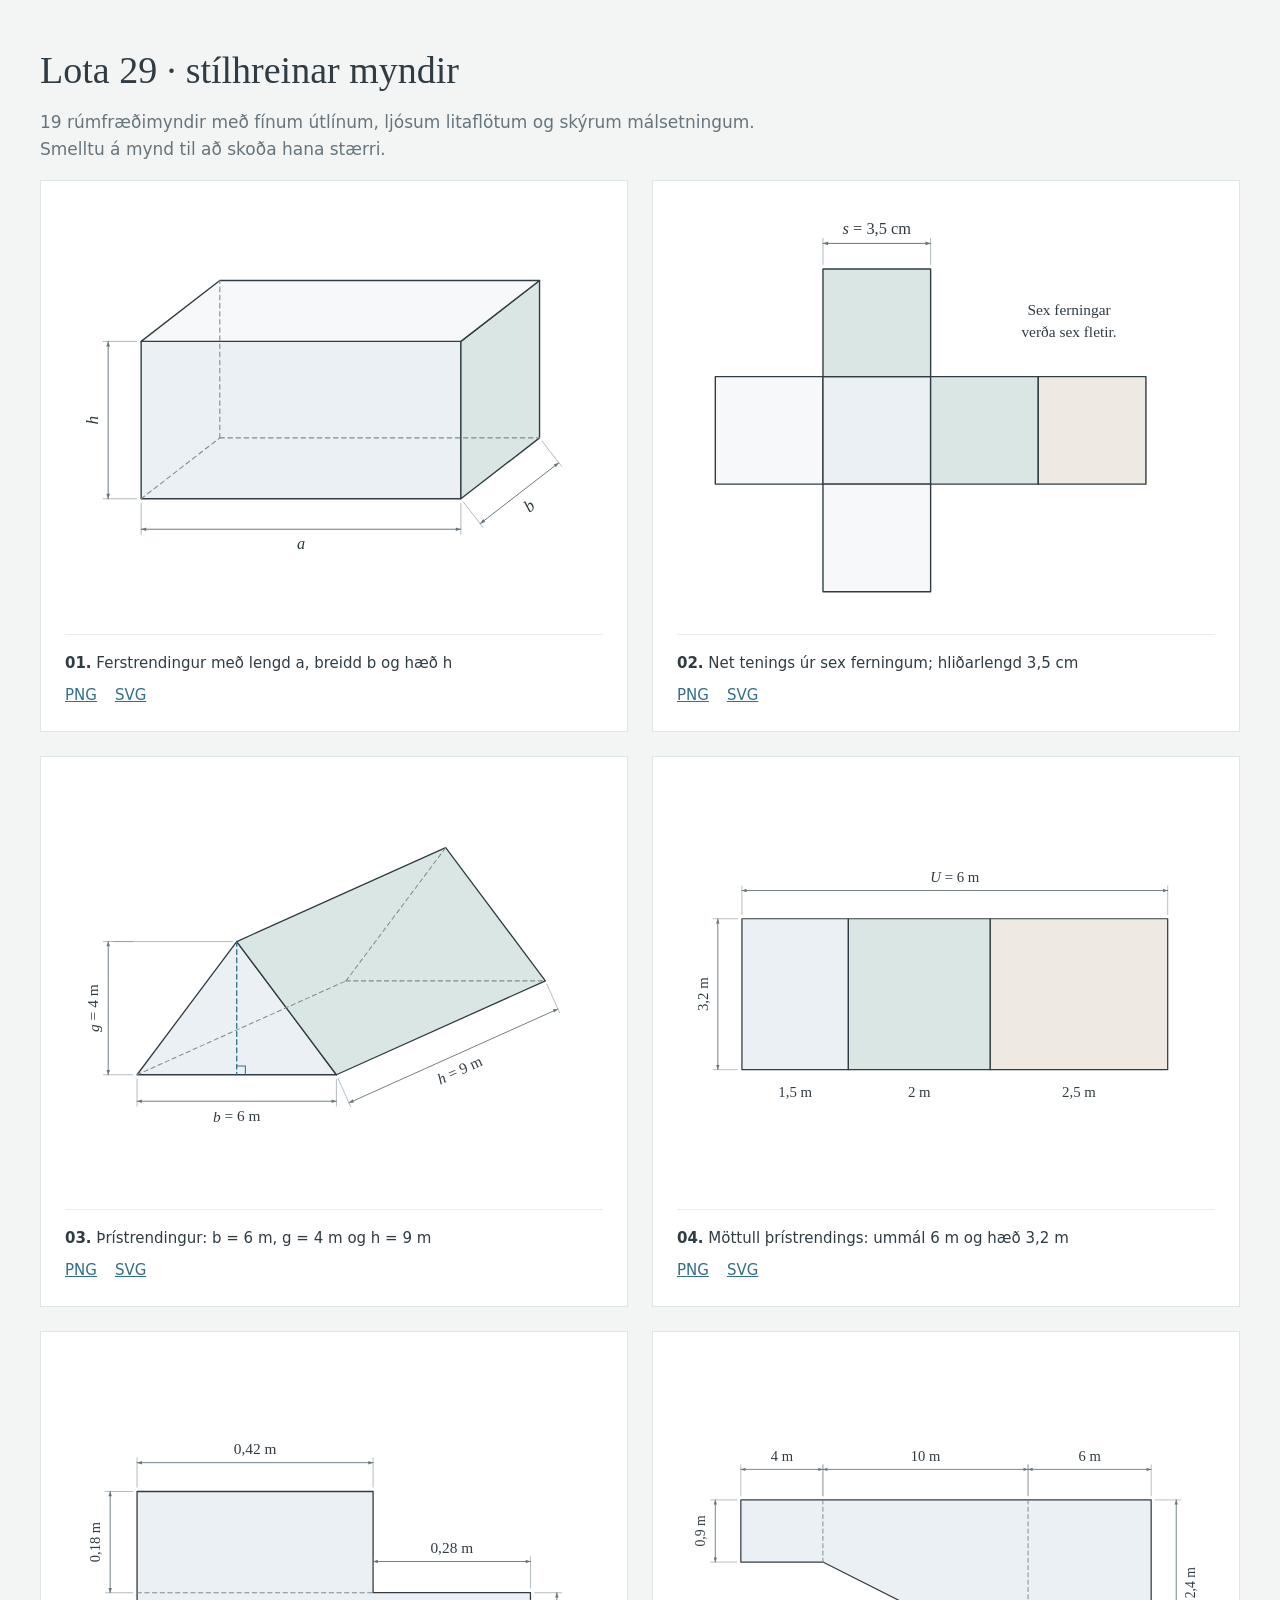
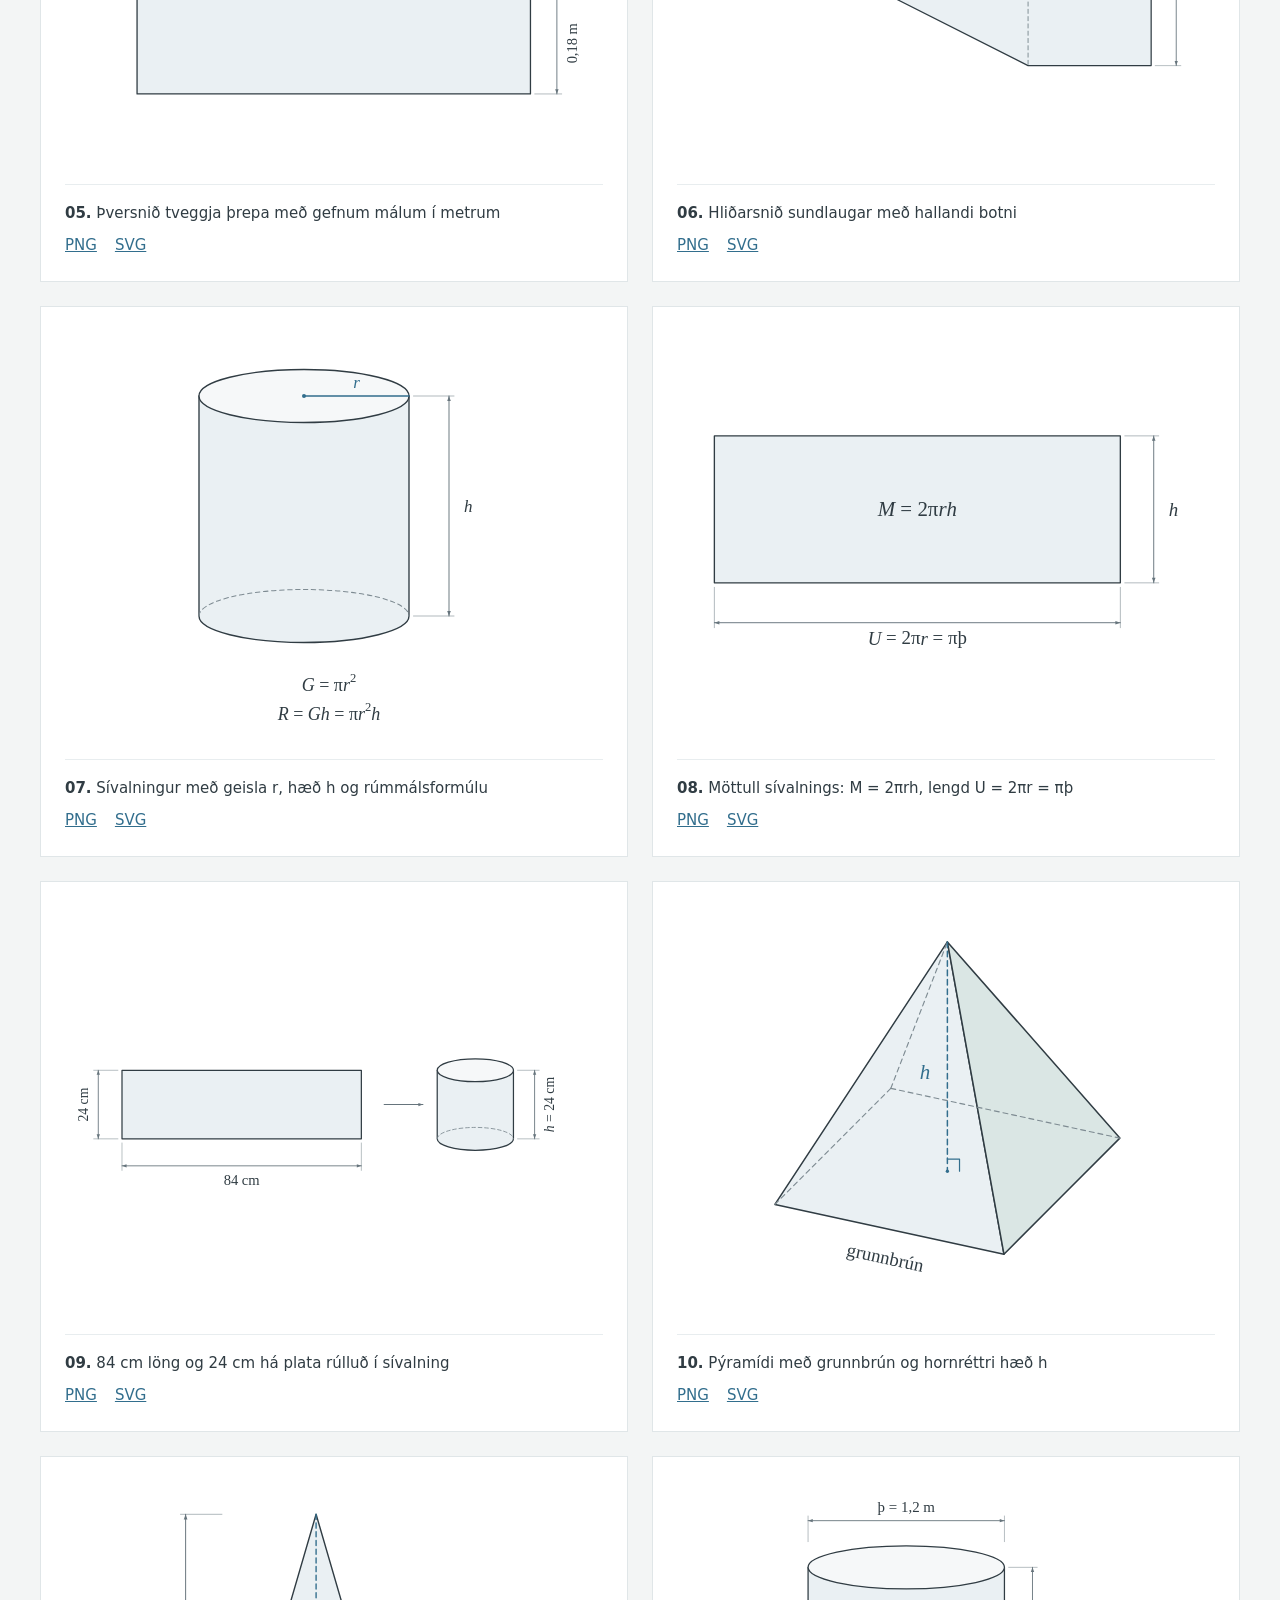
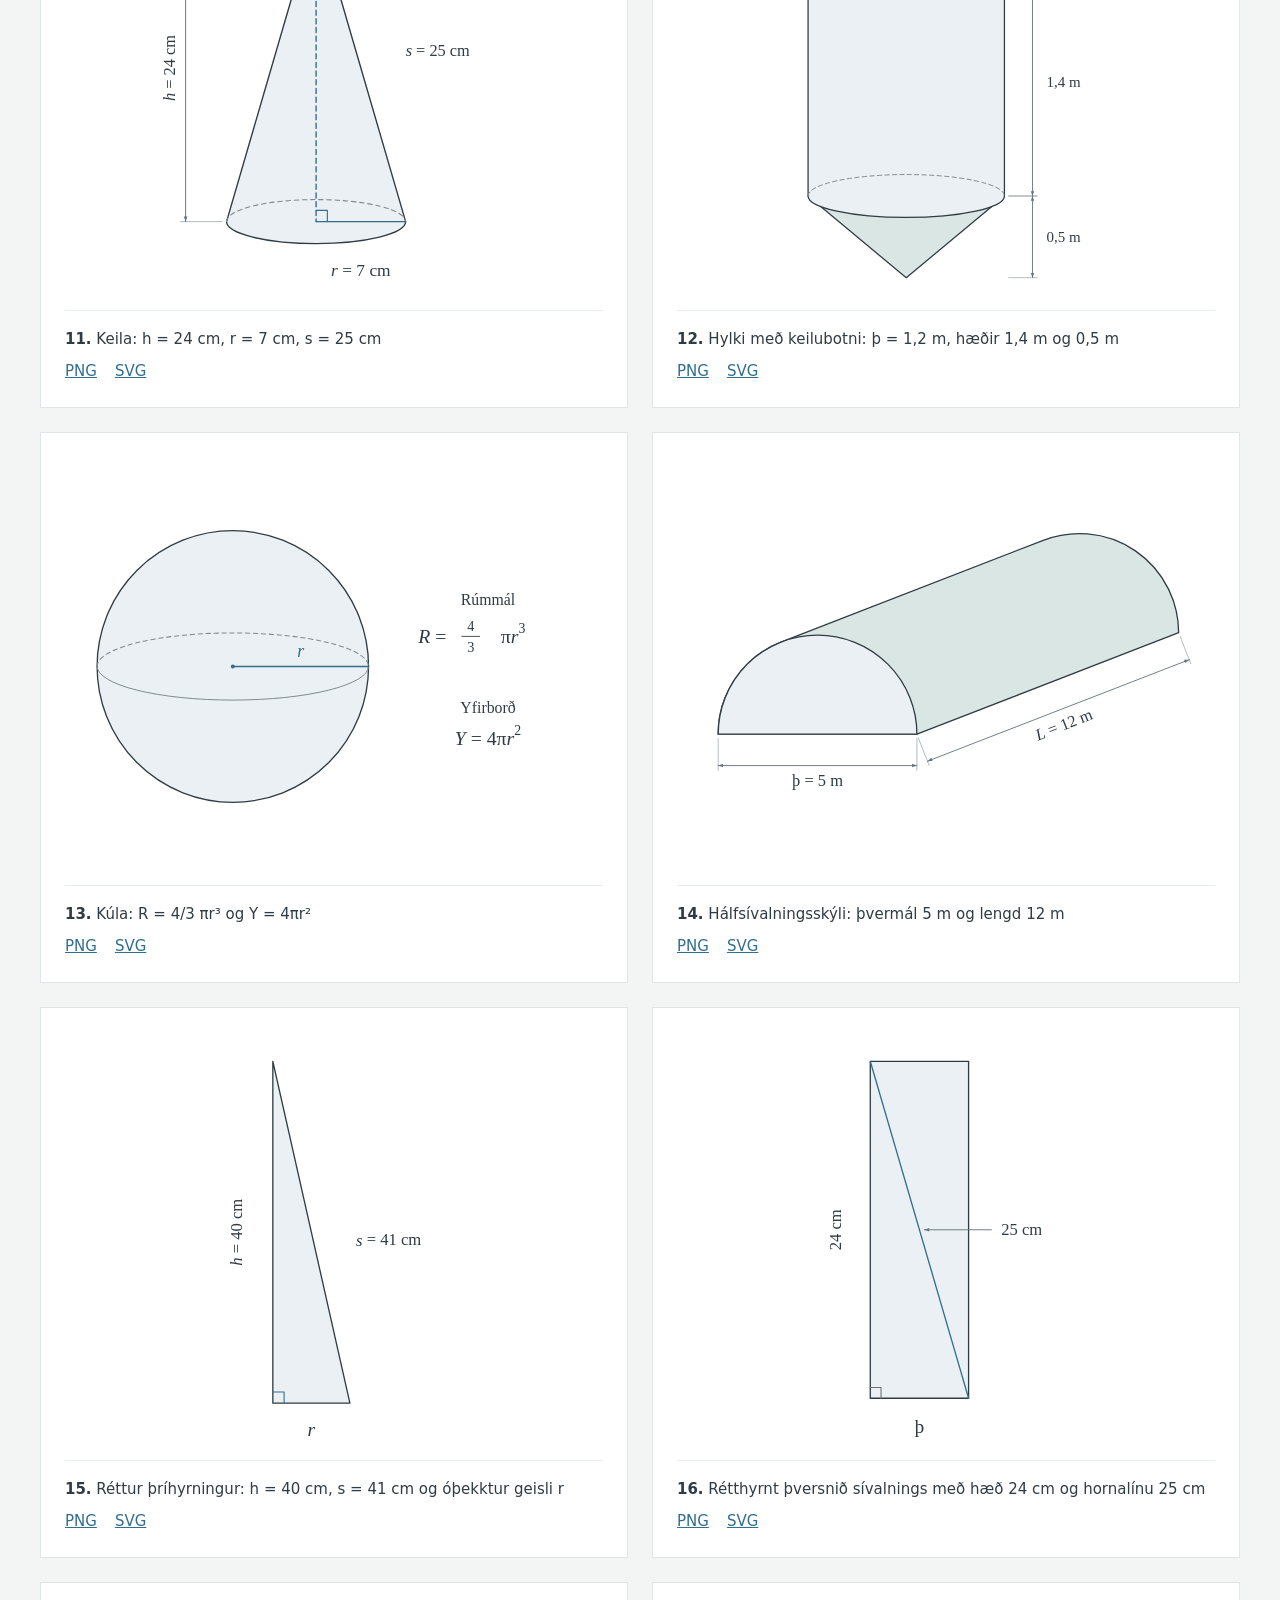
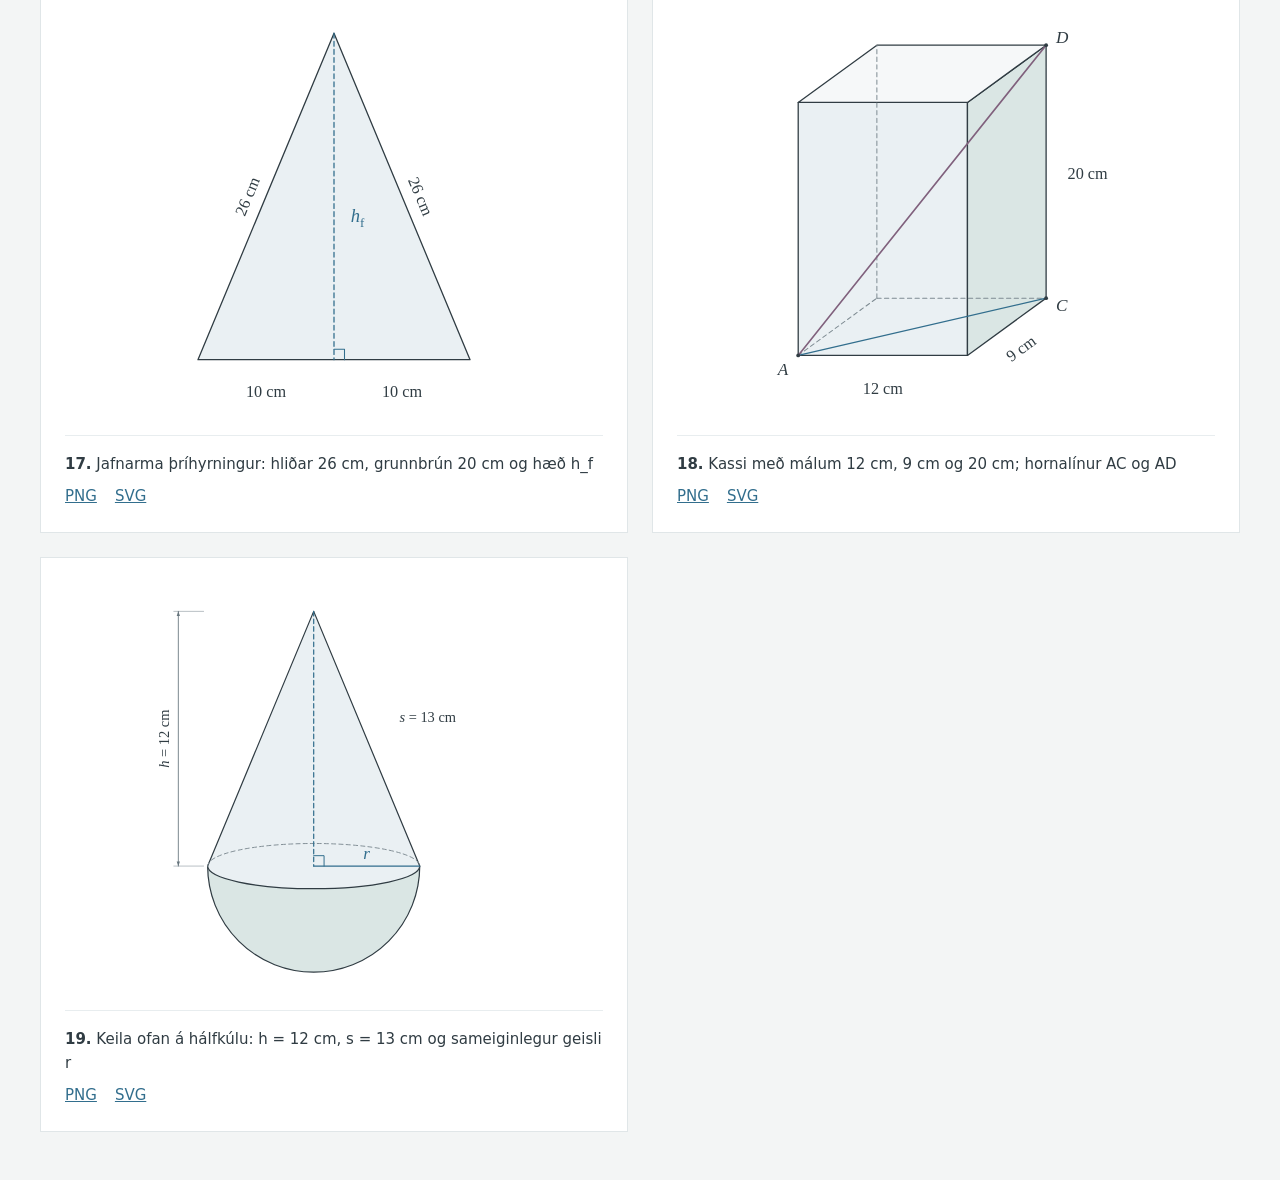
<file: Yfirlit.html>
<!doctype html><html lang="is"><head><meta charset="utf-8"><meta name="viewport" content="width=device-width, initial-scale=1"><title>Lota 29 – stílhreinar myndir</title><style>body{margin:0;background:#f3f5f5;color:#303c43;font:17px/1.6 system-ui,sans-serif}main{max-width:1200px;margin:48px auto;padding:0 24px}h1{font:38px Cambria,Georgia,serif;margin:0}header p{max-width:760px;color:#66747c}.grid{display:grid;grid-template-columns:repeat(2,minmax(0,1fr));gap:24px}figure{background:#fff;border:1px solid #e0e6e8;margin:0;padding:24px;break-inside:avoid}img{width:100%;height:420px;object-fit:contain}figcaption{border-top:1px solid #e8edef;padding-top:16px;font-size:15px}a{color:#326e8d}.links{display:flex;gap:18px;margin-top:8px}@media(max-width:800px){.grid{grid-template-columns:1fr}img{height:auto}}@media print{body{background:#fff}main{margin:0}.grid{gap:12px}img{height:250px}.links{display:none}}</style></head><body><main><header><h1>Lota 29 · stílhreinar myndir</h1><p>19 rúmfræðimyndir með fínum útlínum, ljósum litaflötum og skýrum málsetningum. Smelltu á mynd til að skoða hana stærri.</p></header><div class="grid"><figure><a href="svg/L29_01_bls02_ferstrendingur.svg"><img src="svg/L29_01_bls02_ferstrendingur.svg" alt="Ferstrendingur með lengd a, breidd b og hæð h"></a><figcaption><strong>01.</strong> Ferstrendingur með lengd a, breidd b og hæð h<div class="links"><a href="myndir/L29_01_bls02_ferstrendingur.png" download>PNG</a><a href="svg/L29_01_bls02_ferstrendingur.svg" download>SVG</a></div></figcaption></figure><figure><a href="svg/L29_02_bls03_net_tenings.svg"><img src="svg/L29_02_bls03_net_tenings.svg" alt="Net tenings úr sex ferningum; hliðarlengd 3,5 cm"></a><figcaption><strong>02.</strong> Net tenings úr sex ferningum; hliðarlengd 3,5 cm<div class="links"><a href="myndir/L29_02_bls03_net_tenings.png" download>PNG</a><a href="svg/L29_02_bls03_net_tenings.svg" download>SVG</a></div></figcaption></figure><figure><a href="svg/L29_03_bls05_thristraendingur.svg"><img src="svg/L29_03_bls05_thristraendingur.svg" alt="Þrístrendingur: b = 6 m, g = 4 m og h = 9 m"></a><figcaption><strong>03.</strong> Þrístrendingur: b = 6 m, g = 4 m og h = 9 m<div class="links"><a href="myndir/L29_03_bls05_thristraendingur.png" download>PNG</a><a href="svg/L29_03_bls05_thristraendingur.svg" download>SVG</a></div></figcaption></figure><figure><a href="svg/L29_04_bls06_mottull_thristraendings.svg"><img src="svg/L29_04_bls06_mottull_thristraendings.svg" alt="Möttull þrístrendings: ummál 6 m og hæð 3,2 m"></a><figcaption><strong>04.</strong> Möttull þrístrendings: ummál 6 m og hæð 3,2 m<div class="links"><a href="myndir/L29_04_bls06_mottull_thristraendings.png" download>PNG</a><a href="svg/L29_04_bls06_mottull_thristraendings.svg" download>SVG</a></div></figcaption></figure><figure><a href="svg/L29_05_bls07_tvo_threp.svg"><img src="svg/L29_05_bls07_tvo_threp.svg" alt="Þversnið tveggja þrepa með gefnum málum í metrum"></a><figcaption><strong>05.</strong> Þversnið tveggja þrepa með gefnum málum í metrum<div class="links"><a href="myndir/L29_05_bls07_tvo_threp.png" download>PNG</a><a href="svg/L29_05_bls07_tvo_threp.svg" download>SVG</a></div></figcaption></figure><figure><a href="svg/L29_06_bls08_laug_hallandi_botn.svg"><img src="svg/L29_06_bls08_laug_hallandi_botn.svg" alt="Hliðarsnið sundlaugar með hallandi botni"></a><figcaption><strong>06.</strong> Hliðarsnið sundlaugar með hallandi botni<div class="links"><a href="myndir/L29_06_bls08_laug_hallandi_botn.png" download>PNG</a><a href="svg/L29_06_bls08_laug_hallandi_botn.svg" download>SVG</a></div></figcaption></figure><figure><a href="svg/L29_07_bls09_sivalningur.svg"><img src="svg/L29_07_bls09_sivalningur.svg" alt="Sívalningur með geisla r, hæð h og rúmmálsformúlu"></a><figcaption><strong>07.</strong> Sívalningur með geisla r, hæð h og rúmmálsformúlu<div class="links"><a href="myndir/L29_07_bls09_sivalningur.png" download>PNG</a><a href="svg/L29_07_bls09_sivalningur.svg" download>SVG</a></div></figcaption></figure><figure><a href="svg/L29_08_bls10_mottull_sivalnings.svg"><img src="svg/L29_08_bls10_mottull_sivalnings.svg" alt="Möttull sívalnings: M = 2πrh, lengd U = 2πr = πþ"></a><figcaption><strong>08.</strong> Möttull sívalnings: M = 2πrh, lengd U = 2πr = πþ<div class="links"><a href="myndir/L29_08_bls10_mottull_sivalnings.png" download>PNG</a><a href="svg/L29_08_bls10_mottull_sivalnings.svg" download>SVG</a></div></figcaption></figure><figure><a href="svg/L29_09_bls11_plata_i_sivalning.svg"><img src="svg/L29_09_bls11_plata_i_sivalning.svg" alt="84 cm löng og 24 cm há plata rúlluð í sívalning"></a><figcaption><strong>09.</strong> 84 cm löng og 24 cm há plata rúlluð í sívalning<div class="links"><a href="myndir/L29_09_bls11_plata_i_sivalning.png" download>PNG</a><a href="svg/L29_09_bls11_plata_i_sivalning.svg" download>SVG</a></div></figcaption></figure><figure><a href="svg/L29_10_bls12_pyramidi.svg"><img src="svg/L29_10_bls12_pyramidi.svg" alt="Pýramídi með grunnbrún og hornréttri hæð h"></a><figcaption><strong>10.</strong> Pýramídi með grunnbrún og hornréttri hæð h<div class="links"><a href="myndir/L29_10_bls12_pyramidi.png" download>PNG</a><a href="svg/L29_10_bls12_pyramidi.svg" download>SVG</a></div></figcaption></figure><figure><a href="svg/L29_11_bls13_keila.svg"><img src="svg/L29_11_bls13_keila.svg" alt="Keila: h = 24 cm, r = 7 cm, s = 25 cm"></a><figcaption><strong>11.</strong> Keila: h = 24 cm, r = 7 cm, s = 25 cm<div class="links"><a href="myndir/L29_11_bls13_keila.png" download>PNG</a><a href="svg/L29_11_bls13_keila.svg" download>SVG</a></div></figcaption></figure><figure><a href="svg/L29_12_bls15_hylki_keilubotn.svg"><img src="svg/L29_12_bls15_hylki_keilubotn.svg" alt="Hylki með keilubotni: þ = 1,2 m, hæðir 1,4 m og 0,5 m"></a><figcaption><strong>12.</strong> Hylki með keilubotni: þ = 1,2 m, hæðir 1,4 m og 0,5 m<div class="links"><a href="myndir/L29_12_bls15_hylki_keilubotn.png" download>PNG</a><a href="svg/L29_12_bls15_hylki_keilubotn.svg" download>SVG</a></div></figcaption></figure><figure><a href="svg/L29_13_bls16_kula.svg"><img src="svg/L29_13_bls16_kula.svg" alt="Kúla: R = 4/3 πr³ og Y = 4πr²"></a><figcaption><strong>13.</strong> Kúla: R = 4/3 πr³ og Y = 4πr²<div class="links"><a href="myndir/L29_13_bls16_kula.png" download>PNG</a><a href="svg/L29_13_bls16_kula.svg" download>SVG</a></div></figcaption></figure><figure><a href="svg/L29_14_bls20_half_sivalningsskyli.svg"><img src="svg/L29_14_bls20_half_sivalningsskyli.svg" alt="Hálfsívalningsskýli: þvermál 5 m og lengd 12 m"></a><figcaption><strong>14.</strong> Hálfsívalningsskýli: þvermál 5 m og lengd 12 m<div class="links"><a href="myndir/L29_14_bls20_half_sivalningsskyli.png" download>PNG</a><a href="svg/L29_14_bls20_half_sivalningsskyli.svg" download>SVG</a></div></figcaption></figure><figure><a href="svg/L29_15_bls24_thrihyrningur_keilu.svg"><img src="svg/L29_15_bls24_thrihyrningur_keilu.svg" alt="Réttur þríhyrningur: h = 40 cm, s = 41 cm og óþekktur geisli r"></a><figcaption><strong>15.</strong> Réttur þríhyrningur: h = 40 cm, s = 41 cm og óþekktur geisli r<div class="links"><a href="myndir/L29_15_bls24_thrihyrningur_keilu.png" download>PNG</a><a href="svg/L29_15_bls24_thrihyrningur_keilu.svg" download>SVG</a></div></figcaption></figure><figure><a href="svg/L29_16_bls24_sivalningur_thversnid.svg"><img src="svg/L29_16_bls24_sivalningur_thversnid.svg" alt="Rétthyrnt þversnið sívalnings með hæð 24 cm og hornalínu 25 cm"></a><figcaption><strong>16.</strong> Rétthyrnt þversnið sívalnings með hæð 24 cm og hornalínu 25 cm<div class="links"><a href="myndir/L29_16_bls24_sivalningur_thversnid.png" download>PNG</a><a href="svg/L29_16_bls24_sivalningur_thversnid.svg" download>SVG</a></div></figcaption></figure><figure><a href="svg/L29_17_bls25_hlidarflotur_pyramida.svg"><img src="svg/L29_17_bls25_hlidarflotur_pyramida.svg" alt="Jafnarma þríhyrningur: hliðar 26 cm, grunnbrún 20 cm og hæð h_f"></a><figcaption><strong>17.</strong> Jafnarma þríhyrningur: hliðar 26 cm, grunnbrún 20 cm og hæð h_f<div class="links"><a href="myndir/L29_17_bls25_hlidarflotur_pyramida.png" download>PNG</a><a href="svg/L29_17_bls25_hlidarflotur_pyramida.svg" download>SVG</a></div></figcaption></figure><figure><a href="svg/L29_18_bls26_rumhornalina_kassa.svg"><img src="svg/L29_18_bls26_rumhornalina_kassa.svg" alt="Kassi með málum 12 cm, 9 cm og 20 cm; hornalínur AC og AD"></a><figcaption><strong>18.</strong> Kassi með málum 12 cm, 9 cm og 20 cm; hornalínur AC og AD<div class="links"><a href="myndir/L29_18_bls26_rumhornalina_kassa.png" download>PNG</a><a href="svg/L29_18_bls26_rumhornalina_kassa.svg" download>SVG</a></div></figcaption></figure><figure><a href="svg/L29_19_bls27_keila_og_halfkula.svg"><img src="svg/L29_19_bls27_keila_og_halfkula.svg" alt="Keila ofan á hálfkúlu: h = 12 cm, s = 13 cm og sameiginlegur geisli r"></a><figcaption><strong>19.</strong> Keila ofan á hálfkúlu: h = 12 cm, s = 13 cm og sameiginlegur geisli r<div class="links"><a href="myndir/L29_19_bls27_keila_og_halfkula.png" download>PNG</a><a href="svg/L29_19_bls27_keila_og_halfkula.svg" download>SVG</a></div></figcaption></figure></div></main></body></html>
</file>
<file: aefingar/timi-1/panel.css>
details[data-ggj-exercise] iframe{display:block;width:100%;height:900px;border:1px solid var(--line,#dce1df);background:#f9f8f4;margin-top:1rem}
@media print{details[data-ggj-exercise]{display:none!important}}
</file>
<file: aefingar/timi-2/panel.css>
details[data-ggj-exercise] iframe{display:block;width:100%;height:900px;border:1px solid var(--line,#dce1df);background:#f9f8f4;margin-top:1rem}
@media print{details[data-ggj-exercise]{display:none!important}}
</file>
<file: aefingar/timi-3/panel.css>
details[data-ggj-exercise] iframe{display:block;width:100%;height:900px;border:1px solid var(--line,#dce1df);background:#f9f8f4;margin-top:1rem}
@media print{details[data-ggj-exercise]{display:none!important}}
</file>
<file: aefingar/timi-4/panel.css>
details[data-ggj-exercise] iframe{display:block;width:100%;height:900px;border:1px solid var(--line,#dce1df);background:#f9f8f4;margin-top:1rem}
@media print{details[data-ggj-exercise]{display:none!important}}
</file>
<file: aefingar/timi-5/panel.css>
details[data-ggj-exercise] iframe{display:block;width:100%;height:900px;border:1px solid var(--line,#dce1df);background:#f9f8f4;margin-top:1rem}
@media print{details[data-ggj-exercise]{display:none!important}}
</file>
<file: aefingar/timi-6/panel.css>
details[data-ggj-exercise] iframe{display:block;width:100%;height:900px;border:1px solid var(--line,#dce1df);background:#f9f8f4;margin-top:1rem}
@media print{details[data-ggj-exercise]{display:none!important}}
</file>
<file: aefingar/timi-7/panel.css>
details[data-ggj-exercise] iframe{display:block;width:100%;height:900px;border:1px solid var(--line,#dce1df);background:#f9f8f4;margin-top:1rem}
@media print{details[data-ggj-exercise]{display:none!important}}
</file>
<file: aefingar/timi-1/style.css>
*{box-sizing:border-box} :root{--paper:#f9f8f4;--ink:#24343b;--muted:#647178;--line:#dce1df;--blue:#176c9b;--blue-pale:#eaf3f8;--orange:#ac572e;--green:#286751;--green-pale:#edf5ed}body{margin:0;background:var(--paper);color:var(--ink);font:16px/1.5 "Aptos","Segoe UI",sans-serif}button,input{font:inherit}button{cursor:pointer}button:disabled{cursor:default;opacity:.45}button:focus-visible,input:focus-visible,[role=button]:focus-visible{outline:3px solid #ba662e;outline-offset:4px}button{transition:background .15s,border-color .15s} .top{height:94px;max-width:1100px;margin:auto;padding:0 36px;display:flex;align-items:center;justify-content:space-between;border-bottom:1px solid var(--line)}.brand{display:flex;align-items:center;gap:13px}.brand strong{display:block;font-size:17px;font-weight:650;letter-spacing:-.3px}.brand span{font-size:12px;color:var(--muted);letter-spacing:.8px}button.quiet{border:0;background:transparent;color:var(--muted);padding:10px 0;font-size:14px}.quiet span{margin-left:12px}.quiet:hover{color:var(--ink)}main{max-width:860px;margin:0 auto;padding:25px 34px 12px}.progress-row{display:flex;justify-content:space-between;font-size:11px;letter-spacing:1.2px;text-transform:uppercase;color:var(--muted);margin:0 0 10px}.progress{display:flex;gap:6px}.progress i{height:4px;flex:1;background:#e0e4e0;border-radius:3px}.progress i.done{background:#588b73}.progress i.current{background:var(--blue)}#exercise{padding-top:30px}h1{font-size:clamp(25px,3vw,34px);line-height:1.2;letter-spacing:-.8px;font-weight:650;margin:0 0 12px}h2{font-size:23px;line-height:1.3;letter-spacing:-.4px;margin:0}.eyebrow{font-size:11px;color:var(--orange);text-transform:uppercase;letter-spacing:1.8px;font-weight:650;margin-bottom:12px}.intro{font:19px/1.5 Cambria,Georgia,serif;margin:0;max-width:700px;color:#48575d}.board{margin:20px 0 18px;min-height:260px;background:#fff;border:1px solid #e4e6e1;border-radius:10px;display:flex;align-items:center;justify-content:center;position:relative;overflow:hidden}.board svg{width:100%;max-width:520px;max-height:310px;display:block}.board-note{position:absolute;bottom:10px;left:16px;font-size:11px;color:#7b8589}.figure-label{font:18px Cambria,Georgia,serif;fill:#263941;paint-order:stroke;stroke:white;stroke-width:5;stroke-linejoin:round}.vertex-label{font-size:14px;font-style:italic;fill:#5c6b71;paint-order:stroke;stroke:#fff;stroke-width:4}.edge-hit{cursor:pointer}.edge-hit:focus-visible{outline:none}.edge-hit:focus-visible .edge{stroke:var(--orange);stroke-width:6}.edge{stroke:#425963;stroke-width:2.5;fill:none;stroke-linecap:round;transition:stroke .2s}.edge.selected{stroke:var(--blue);stroke-width:5}.edge-hit:hover .edge{stroke:var(--blue)}.point-button{cursor:pointer}.point-button circle{fill:#fff;stroke:#526d78;stroke-width:2}.point-button.selected circle{fill:var(--blue);stroke:var(--blue)}.choices{display:grid;grid-template-columns:repeat(2,minmax(0,1fr));gap:10px}.choice{padding:14px 16px;border:1px solid #d6dddf;border-radius:7px;background:#fff;text-align:left;display:flex;align-items:center;gap:12px;color:var(--ink);min-height:57px}.choice:hover{border-color:#91acba;background:#f4f8fa}.choice.selected{border-color:var(--blue);background:var(--blue-pale);box-shadow:inset 0 0 0 1px var(--blue)}.choice.correct{border-color:var(--green);background:var(--green-pale)}.choice .letter{border:1px solid #d8dfe0;border-radius:4px;width:23px;height:23px;display:inline-flex;align-items:center;justify-content:center;font:11px "Segoe UI",sans-serif;color:var(--muted);flex-shrink:0}.choice .math{font:21px Cambria,Georgia,serif}.choice .math sup{font-size:13px}.input-row{display:flex;align-items:center;gap:12px;justify-content:center;padding:7px}.input-row label{font:26px Cambria,Georgia,serif}.input-row input{width:154px;padding:13px;text-align:center;border:1.5px solid #abb9bf;border-radius:7px;background:#fff;font:26px Cambria,Georgia,serif;color:var(--ink)}.input-row input:focus{border-color:var(--blue)}.input-row .unit{font:22px Cambria,Georgia,serif}.input-help{text-align:center;font-size:12px;color:var(--muted);margin:8px 0 0}.feedback,.hint-box{padding:14px 18px;border-radius:6px;font-size:15px;line-height:1.55;margin-top:16px}.feedback{background:#fcf0e5;border-left:3px solid #c47b43}.feedback.success{background:#eef5ed;border-left-color:var(--green)}.feedback strong{display:block;margin-bottom:3px;color:var(--ink)}.hint-box{background:#edf3f6;border-left:3px solid #98b5c5}.hint-box strong{font-size:12px;letter-spacing:.4px;text-transform:uppercase;display:block;margin-bottom:4px}.bottom{display:flex;justify-content:space-between;align-items:center;margin-top:25px;padding-top:20px;border-top:1px solid var(--line);gap:10px}.actions{display:flex;gap:13px;align-items:center}.primary{background:#264d60;color:#fff;border:1px solid #264d60;border-radius:6px;padding:13px 22px;font-size:14px;font-weight:600;min-width:150px}.primary:hover{background:#173d50}.primary span{margin-left:16px}.hint-button{border:0;background:transparent;color:#687a83;font-size:13px;padding:12px 8px}.hint-button:hover{color:var(--blue)}.hint-button span{margin-left:5px}.footnote{text-align:center;font-size:10px;color:#7d898e;margin:25px 0 8px;letter-spacing:.2px}.footnote span{margin-left:9px}dialog{border:1px solid #dce1df;border-radius:12px;max-width:530px;width:calc(100% - 32px);padding:26px;background:var(--paper);color:var(--ink);box-shadow:0 15px 65px #23374125}dialog::backdrop{background:#20343f55}.dialog-head{display:flex;justify-content:space-between;align-items:center}.icon-button{border:0;background:transparent;font-size:27px;color:var(--muted)}.muted{color:var(--muted);font-size:14px}.outline-item{width:100%;border:0;border-top:1px solid var(--line);background:transparent;padding:12px 5px;display:flex;gap:14px;text-align:left;align-items:center;color:var(--ink)}.outline-item:hover{background:#e9f0f0}.outline-item span{width:23px;color:var(--blue)}.outline-item small{margin-left:auto;font-size:11px;color:var(--green)}.storage-note{font-size:11px;color:var(--muted);margin:20px 0 0}.triple{display:flex;justify-content:center;gap:20px;flex-wrap:wrap;padding:40px}.triple span{display:block;text-align:center;font:39px Cambria,Georgia,serif;border-bottom:2px solid #d9e6eb;padding:20px 20px 13px}.triple small{display:block;font:12px "Segoe UI",sans-serif;color:var(--muted);margin:9px 0 0}.mini-equation{font:25px Cambria,Georgia,serif;text-align:center;padding:0 20px 30px;color:var(--blue)}.number-board{display:block;width:100%}.rotate-badge{position:absolute;top:15px;right:15px;font-size:11px;color:var(--blue);background:var(--blue-pale);padding:5px 9px;border-radius:4px}.summary{text-align:center;padding:28px 0}.summary .seal{display:inline-flex;align-items:center;justify-content:center;border:1px solid #97b8a6;color:var(--green);border-radius:50%;width:65px;height:65px;font-size:31px;margin-bottom:24px}.summary .intro{margin:auto}.summary-list{max-width:440px;margin:25px auto;text-align:left;list-style:none;padding:0}.summary-list li{padding:9px 0;border-bottom:1px solid var(--line);font-size:15px}.summary-list li:before{content:'✓';color:var(--green);margin-right:14px}.summary .primary{margin:15px}.callout{font-size:13px;color:var(--muted);text-align:center;margin:12px 0}.sr-only{position:absolute;width:1px;height:1px;padding:0;margin:-1px;overflow:hidden;clip:rect(0,0,0,0);white-space:nowrap;border:0} @media(max-width:600px){.top{height:78px;padding:0 18px}.brand strong{font-size:15px}.brand svg{width:27px}main{padding:20px 18px 10px}#exercise{padding-top:23px}.intro{font-size:18px}.board{margin-top:18px;min-height:225px}.board svg{max-height:265px}.choices{gap:8px}.choice{padding:12px 10px;font-size:14px;gap:8px}.choice .math{font-size:19px}.bottom{margin-top:20px}.actions{gap:5px}.primary{padding:12px 14px;min-width:125px}.primary span{margin-left:6px}.hint-button{font-size:12px;padding:9px 4px}.triple{gap:5px;padding:25px 10px}.triple span{font-size:30px;padding:14px}.footnote span{display:block;margin:2px 0 0}}@media(prefers-reduced-motion:reduce){*{transition:none!important;animation:none!important}}

/* Geometry figures and controls for the prism lesson. */
.board {
  min-height: 238px;
  flex-direction: column;
  background-color: #fffefa;
  background-image: radial-gradient(#b8cbd147 .8px, transparent .9px);
  background-size: 15px 15px;
}
.board svg { max-width: 480px; height: auto; }
.solid { stroke: #2d5362; stroke-width: 1.7; stroke-linejoin: round; }
.solid .front { fill: #d4e8f0; }
.solid .side { fill: #9ebfcc; }
.solid .lid { fill: #edf6f8; }
.solid.gold { stroke: #73542c; }
.gold .front { fill: #ebcd8b; }
.gold .side { fill: #ccab69; }
.gold .lid { fill: #f8eac7; }
.solid.green { stroke: #446455; }
.green .front { fill: #dceadd; }
.green .side { fill: #aac7b7; }
.green .lid { fill: #edf4e9; }
.solid.peach { stroke: #96563b; }
.peach .front { fill: #f3d8c5; }
.peach .side { fill: #dab196; }
.peach .lid { fill: #fae8d9; }
.hidden-edge { fill: none; stroke-dasharray: 4 4; opacity: .4; stroke-width: 1; }
.measure { fill: #253e49; font: 18px Cambria, Georgia, serif; paint-order: stroke; stroke: #fffefa; stroke-width: 5px; stroke-linejoin: round; }
.net-outline { fill: #f4ddcb; stroke: #93583d; stroke-width: .044; }
.fold { fill: none; stroke: #97674c; stroke-width: .03; stroke-dasharray: .08 .06; }
.dimension { fill: none; stroke: #875637; stroke-width: 1.3; }
.figure-switch { display: flex; align-self: flex-end; gap: 2px; margin: 10px 12px -8px; z-index: 1; padding: 2px; border: 1px solid var(--line); border-radius: 6px; background: white; }
.figure-switch button { padding: 4px 12px; border: 0; border-radius: 4px; font-size: 13px; background: transparent; color: var(--ink); }
.figure-switch button[aria-pressed=true] { background: #e0ecf2; color: #134866; font-weight: 650; }
.choices { grid-template-columns: 1fr; }
.choice { min-height: 46px; padding: 8px 16px; }
.choice.correct:disabled { opacity: 1; }
.input-row { flex-wrap: wrap; }
.input-row input { width: 154px; max-width: 45vw; }
.primary { background: var(--blue); border-color: var(--blue); }
.outline-item span { min-width: 36px; font-variant-numeric: tabular-nums; }
.summary-actions { display: flex; flex-direction: column; align-items: center; gap: 6px; margin-top: 24px; }
.summary-actions .primary { margin: 0; }
.footnote, .storage-note, .hint-button { color: #52636b; }
[hidden] { display: none !important; }
@media(max-width: 600px) {
  .board { min-height: 168px; }
  .measure { font-size: 21px; }
  .bottom { flex-wrap: wrap; }
  .actions { margin-left: auto; }
  .input-row label, .input-row .unit { font-size: 22px; }
  .choice .math { font-size: 18px; }
  .outline-item { gap: 7px; }
}
</file>
<file: aefingar/timi-2/style.css>
*{box-sizing:border-box} :root{--paper:#f9f8f4;--ink:#24343b;--muted:#647178;--line:#dce1df;--blue:#176c9b;--blue-pale:#eaf3f8;--orange:#ac572e;--green:#286751;--green-pale:#edf5ed}body{margin:0;background:var(--paper);color:var(--ink);font:16px/1.5 "Aptos","Segoe UI",sans-serif}button,input{font:inherit}button{cursor:pointer}button:disabled{cursor:default;opacity:.45}button:focus-visible,input:focus-visible,[role=button]:focus-visible{outline:3px solid #ba662e;outline-offset:4px}button{transition:background .15s,border-color .15s} .top{height:94px;max-width:1100px;margin:auto;padding:0 36px;display:flex;align-items:center;justify-content:space-between;border-bottom:1px solid var(--line)}.brand{display:flex;align-items:center;gap:13px}.brand strong{display:block;font-size:17px;font-weight:650;letter-spacing:-.3px}.brand span{font-size:12px;color:var(--muted);letter-spacing:.8px}button.quiet{border:0;background:transparent;color:var(--muted);padding:10px 0;font-size:14px}.quiet span{margin-left:12px}.quiet:hover{color:var(--ink)}main{max-width:860px;margin:0 auto;padding:25px 34px 12px}.progress-row{display:flex;justify-content:space-between;font-size:11px;letter-spacing:1.2px;text-transform:uppercase;color:var(--muted);margin:0 0 10px}.progress{display:flex;gap:6px}.progress i{height:4px;flex:1;background:#e0e4e0;border-radius:3px}.progress i.done{background:#588b73}.progress i.current{background:var(--blue)}#exercise{padding-top:30px}h1{font-size:clamp(25px,3vw,34px);line-height:1.2;letter-spacing:-.8px;font-weight:650;margin:0 0 12px}h2{font-size:23px;line-height:1.3;letter-spacing:-.4px;margin:0}.eyebrow{font-size:11px;color:var(--orange);text-transform:uppercase;letter-spacing:1.8px;font-weight:650;margin-bottom:12px}.intro{font:19px/1.5 Cambria,Georgia,serif;margin:0;max-width:700px;color:#48575d}.board{margin:20px 0 18px;min-height:260px;background:#fff;border:1px solid #e4e6e1;border-radius:10px;display:flex;align-items:center;justify-content:center;position:relative;overflow:hidden}.board svg{width:100%;max-width:520px;max-height:310px;display:block}.board-note{position:absolute;bottom:10px;left:16px;font-size:11px;color:#7b8589}.figure-label{font:18px Cambria,Georgia,serif;fill:#263941;paint-order:stroke;stroke:white;stroke-width:5;stroke-linejoin:round}.vertex-label{font-size:14px;font-style:italic;fill:#5c6b71;paint-order:stroke;stroke:#fff;stroke-width:4}.edge-hit{cursor:pointer}.edge-hit:focus-visible{outline:none}.edge-hit:focus-visible .edge{stroke:var(--orange);stroke-width:6}.edge{stroke:#425963;stroke-width:2.5;fill:none;stroke-linecap:round;transition:stroke .2s}.edge.selected{stroke:var(--blue);stroke-width:5}.edge-hit:hover .edge{stroke:var(--blue)}.point-button{cursor:pointer}.point-button circle{fill:#fff;stroke:#526d78;stroke-width:2}.point-button.selected circle{fill:var(--blue);stroke:var(--blue)}.choices{display:grid;grid-template-columns:repeat(2,minmax(0,1fr));gap:10px}.choice{padding:14px 16px;border:1px solid #d6dddf;border-radius:7px;background:#fff;text-align:left;display:flex;align-items:center;gap:12px;color:var(--ink);min-height:57px}.choice:hover{border-color:#91acba;background:#f4f8fa}.choice.selected{border-color:var(--blue);background:var(--blue-pale);box-shadow:inset 0 0 0 1px var(--blue)}.choice.correct{border-color:var(--green);background:var(--green-pale)}.choice .letter{border:1px solid #d8dfe0;border-radius:4px;width:23px;height:23px;display:inline-flex;align-items:center;justify-content:center;font:11px "Segoe UI",sans-serif;color:var(--muted);flex-shrink:0}.choice .math{font:21px Cambria,Georgia,serif}.choice .math sup{font-size:13px}.input-row{display:flex;align-items:center;gap:12px;justify-content:center;padding:7px}.input-row label{font:26px Cambria,Georgia,serif}.input-row input{width:154px;padding:13px;text-align:center;border:1.5px solid #abb9bf;border-radius:7px;background:#fff;font:26px Cambria,Georgia,serif;color:var(--ink)}.input-row input:focus{border-color:var(--blue)}.input-row .unit{font:22px Cambria,Georgia,serif}.input-help{text-align:center;font-size:12px;color:var(--muted);margin:8px 0 0}.feedback,.hint-box{padding:14px 18px;border-radius:6px;font-size:15px;line-height:1.55;margin-top:16px}.feedback{background:#fcf0e5;border-left:3px solid #c47b43}.feedback.success{background:#eef5ed;border-left-color:var(--green)}.feedback strong{display:block;margin-bottom:3px;color:var(--ink)}.hint-box{background:#edf3f6;border-left:3px solid #98b5c5}.hint-box strong{font-size:12px;letter-spacing:.4px;text-transform:uppercase;display:block;margin-bottom:4px}.bottom{display:flex;justify-content:space-between;align-items:center;margin-top:25px;padding-top:20px;border-top:1px solid var(--line);gap:10px}.actions{display:flex;gap:13px;align-items:center}.primary{background:#264d60;color:#fff;border:1px solid #264d60;border-radius:6px;padding:13px 22px;font-size:14px;font-weight:600;min-width:150px}.primary:hover{background:#173d50}.primary span{margin-left:16px}.hint-button{border:0;background:transparent;color:#687a83;font-size:13px;padding:12px 8px}.hint-button:hover{color:var(--blue)}.hint-button span{margin-left:5px}.footnote{text-align:center;font-size:10px;color:#7d898e;margin:25px 0 8px;letter-spacing:.2px}.footnote span{margin-left:9px}dialog{border:1px solid #dce1df;border-radius:12px;max-width:530px;width:calc(100% - 32px);padding:26px;background:var(--paper);color:var(--ink);box-shadow:0 15px 65px #23374125}dialog::backdrop{background:#20343f55}.dialog-head{display:flex;justify-content:space-between;align-items:center}.icon-button{border:0;background:transparent;font-size:27px;color:var(--muted)}.muted{color:var(--muted);font-size:14px}.outline-item{width:100%;border:0;border-top:1px solid var(--line);background:transparent;padding:12px 5px;display:flex;gap:14px;text-align:left;align-items:center;color:var(--ink)}.outline-item:hover{background:#e9f0f0}.outline-item span{width:23px;color:var(--blue)}.outline-item small{margin-left:auto;font-size:11px;color:var(--green)}.storage-note{font-size:11px;color:var(--muted);margin:20px 0 0}.triple{display:flex;justify-content:center;gap:20px;flex-wrap:wrap;padding:40px}.triple span{display:block;text-align:center;font:39px Cambria,Georgia,serif;border-bottom:2px solid #d9e6eb;padding:20px 20px 13px}.triple small{display:block;font:12px "Segoe UI",sans-serif;color:var(--muted);margin:9px 0 0}.mini-equation{font:25px Cambria,Georgia,serif;text-align:center;padding:0 20px 30px;color:var(--blue)}.number-board{display:block;width:100%}.rotate-badge{position:absolute;top:15px;right:15px;font-size:11px;color:var(--blue);background:var(--blue-pale);padding:5px 9px;border-radius:4px}.summary{text-align:center;padding:28px 0}.summary .seal{display:inline-flex;align-items:center;justify-content:center;border:1px solid #97b8a6;color:var(--green);border-radius:50%;width:65px;height:65px;font-size:31px;margin-bottom:24px}.summary .intro{margin:auto}.summary-list{max-width:440px;margin:25px auto;text-align:left;list-style:none;padding:0}.summary-list li{padding:9px 0;border-bottom:1px solid var(--line);font-size:15px}.summary-list li:before{content:'✓';color:var(--green);margin-right:14px}.summary .primary{margin:15px}.callout{font-size:13px;color:var(--muted);text-align:center;margin:12px 0}.sr-only{position:absolute;width:1px;height:1px;padding:0;margin:-1px;overflow:hidden;clip:rect(0,0,0,0);white-space:nowrap;border:0} @media(max-width:600px){.top{height:78px;padding:0 18px}.brand strong{font-size:15px}.brand svg{width:27px}main{padding:20px 18px 10px}#exercise{padding-top:23px}.intro{font-size:18px}.board{margin-top:18px;min-height:225px}.board svg{max-height:265px}.choices{gap:8px}.choice{padding:12px 10px;font-size:14px;gap:8px}.choice .math{font-size:19px}.bottom{margin-top:20px}.actions{gap:5px}.primary{padding:12px 14px;min-width:125px}.primary span{margin-left:6px}.hint-button{font-size:12px;padding:9px 4px}.triple{gap:5px;padding:25px 10px}.triple span{font-size:30px;padding:14px}.footnote span{display:block;margin:2px 0 0}}@media(prefers-reduced-motion:reduce){*{transition:none!important;animation:none!important}}

/* Geometry figures and controls for the prism lesson. */
.board {
  min-height: 238px;
  flex-direction: column;
  background-color: #fffefa;
  background-image: radial-gradient(#b8cbd147 .8px, transparent .9px);
  background-size: 15px 15px;
}
.board svg { max-width: 480px; height: auto; }
.solid { stroke: #2d5362; stroke-width: 1.7; stroke-linejoin: round; }
.solid .front { fill: #d4e8f0; }
.solid .side { fill: #9ebfcc; }
.solid .lid { fill: #edf6f8; }
.solid.gold { stroke: #73542c; }
.gold .front { fill: #ebcd8b; }
.gold .side { fill: #ccab69; }
.gold .lid { fill: #f8eac7; }
.solid.green { stroke: #446455; }
.green .front { fill: #dceadd; }
.green .side { fill: #aac7b7; }
.green .lid { fill: #edf4e9; }
.solid.peach { stroke: #96563b; }
.peach .front { fill: #f3d8c5; }
.peach .side { fill: #dab196; }
.peach .lid { fill: #fae8d9; }
.hidden-edge { fill: none; stroke-dasharray: 4 4; opacity: .4; stroke-width: 1; }
.measure { fill: #253e49; font: 18px Cambria, Georgia, serif; paint-order: stroke; stroke: #fffefa; stroke-width: 5px; stroke-linejoin: round; }
.net-outline { fill: #f4ddcb; stroke: #93583d; stroke-width: .044; }
.fold { fill: none; stroke: #97674c; stroke-width: .03; stroke-dasharray: .08 .06; }
.dimension { fill: none; stroke: #875637; stroke-width: 1.3; }
.figure-switch { display: flex; align-self: flex-end; gap: 2px; margin: 10px 12px -8px; z-index: 1; padding: 2px; border: 1px solid var(--line); border-radius: 6px; background: white; }
.figure-switch button { padding: 4px 12px; border: 0; border-radius: 4px; font-size: 13px; background: transparent; color: var(--ink); }
.figure-switch button[aria-pressed=true] { background: #e0ecf2; color: #134866; font-weight: 650; }
.choices { grid-template-columns: 1fr; }
.choice { min-height: 46px; padding: 8px 16px; }
.choice.correct:disabled { opacity: 1; }
.input-row { flex-wrap: wrap; }
.input-row input { width: 154px; max-width: 45vw; }
.primary { background: var(--blue); border-color: var(--blue); }
.outline-item span { min-width: 36px; font-variant-numeric: tabular-nums; }
.summary-actions { display: flex; flex-direction: column; align-items: center; gap: 6px; margin-top: 24px; }
.summary-actions .primary { margin: 0; }
.footnote, .storage-note, .hint-button { color: #52636b; }
[hidden] { display: none !important; }
@media(max-width: 600px) {
  .board { min-height: 168px; }
  .measure { font-size: 21px; }
  .bottom { flex-wrap: wrap; }
  .actions { margin-left: auto; }
  .input-row label, .input-row .unit { font-size: 22px; }
  .choice .math { font-size: 18px; }
  .outline-item { gap: 7px; }
}


/* Keep the established lesson-one typography; allow the more detailed diagrams to breathe. */
.board svg {max-width:520px;max-height:none;}
.altitude {fill:none;stroke:#875637;stroke-width:1.3;stroke-dasharray:4 3;}
.highlight {fill:none;stroke:#ac572e;stroke-width:4;stroke-linejoin:round;}
.formula, math {font-family:Cambria,Georgia,serif;font-size:1.12em;}
math {display:inline math;math-style:normal;vertical-align:middle;margin:.35em .1em;}
.feedback,.hint-box {overflow-wrap:anywhere;}
.outline-item span {min-width:48px;width:auto;}
.outline-item {gap:12px;}
.summary-actions button {max-width:100%;}
@media(max-width:600px){
  .measure {font-size:23px;}
  .board {margin:15px 0;}
  .formula, math {font-size:1.08em;}
}
</file>
<file: aefingar/timi-3/style.css>
*{box-sizing:border-box} :root{--paper:#f9f8f4;--ink:#24343b;--muted:#647178;--line:#dce1df;--blue:#176c9b;--blue-pale:#eaf3f8;--orange:#ac572e;--green:#286751;--green-pale:#edf5ed}body{margin:0;background:var(--paper);color:var(--ink);font:16px/1.5 "Aptos","Segoe UI",sans-serif}button,input{font:inherit}button{cursor:pointer}button:disabled{cursor:default;opacity:.45}button:focus-visible,input:focus-visible,[role=button]:focus-visible{outline:3px solid #ba662e;outline-offset:4px}button{transition:background .15s,border-color .15s} .top{height:94px;max-width:1100px;margin:auto;padding:0 36px;display:flex;align-items:center;justify-content:space-between;border-bottom:1px solid var(--line)}.brand{display:flex;align-items:center;gap:13px}.brand strong{display:block;font-size:17px;font-weight:650;letter-spacing:-.3px}.brand span{font-size:12px;color:var(--muted);letter-spacing:.8px}button.quiet{border:0;background:transparent;color:var(--muted);padding:10px 0;font-size:14px}.quiet span{margin-left:12px}.quiet:hover{color:var(--ink)}main{max-width:860px;margin:0 auto;padding:25px 34px 12px}.progress-row{display:flex;justify-content:space-between;font-size:11px;letter-spacing:1.2px;text-transform:uppercase;color:var(--muted);margin:0 0 10px}.progress{display:flex;gap:6px}.progress i{height:4px;flex:1;background:#e0e4e0;border-radius:3px}.progress i.done{background:#588b73}.progress i.current{background:var(--blue)}#exercise{padding-top:30px}h1{font-size:clamp(25px,3vw,34px);line-height:1.2;letter-spacing:-.8px;font-weight:650;margin:0 0 12px}h2{font-size:23px;line-height:1.3;letter-spacing:-.4px;margin:0}.eyebrow{font-size:11px;color:var(--orange);text-transform:uppercase;letter-spacing:1.8px;font-weight:650;margin-bottom:12px}.intro{font:19px/1.5 Cambria,Georgia,serif;margin:0;max-width:700px;color:#48575d}.board{margin:20px 0 18px;min-height:260px;background:#fff;border:1px solid #e4e6e1;border-radius:10px;display:flex;align-items:center;justify-content:center;position:relative;overflow:hidden}.board svg{width:100%;max-width:520px;max-height:310px;display:block}.board-note{position:absolute;bottom:10px;left:16px;font-size:11px;color:#7b8589}.figure-label{font:18px Cambria,Georgia,serif;fill:#263941;paint-order:stroke;stroke:white;stroke-width:5;stroke-linejoin:round}.vertex-label{font-size:14px;font-style:italic;fill:#5c6b71;paint-order:stroke;stroke:#fff;stroke-width:4}.edge-hit{cursor:pointer}.edge-hit:focus-visible{outline:none}.edge-hit:focus-visible .edge{stroke:var(--orange);stroke-width:6}.edge{stroke:#425963;stroke-width:2.5;fill:none;stroke-linecap:round;transition:stroke .2s}.edge.selected{stroke:var(--blue);stroke-width:5}.edge-hit:hover .edge{stroke:var(--blue)}.point-button{cursor:pointer}.point-button circle{fill:#fff;stroke:#526d78;stroke-width:2}.point-button.selected circle{fill:var(--blue);stroke:var(--blue)}.choices{display:grid;grid-template-columns:repeat(2,minmax(0,1fr));gap:10px}.choice{padding:14px 16px;border:1px solid #d6dddf;border-radius:7px;background:#fff;text-align:left;display:flex;align-items:center;gap:12px;color:var(--ink);min-height:57px}.choice:hover{border-color:#91acba;background:#f4f8fa}.choice.selected{border-color:var(--blue);background:var(--blue-pale);box-shadow:inset 0 0 0 1px var(--blue)}.choice.correct{border-color:var(--green);background:var(--green-pale)}.choice .letter{border:1px solid #d8dfe0;border-radius:4px;width:23px;height:23px;display:inline-flex;align-items:center;justify-content:center;font:11px "Segoe UI",sans-serif;color:var(--muted);flex-shrink:0}.choice .math{font:21px Cambria,Georgia,serif}.choice .math sup{font-size:13px}.input-row{display:flex;align-items:center;gap:12px;justify-content:center;padding:7px}.input-row label{font:26px Cambria,Georgia,serif}.input-row input{width:154px;padding:13px;text-align:center;border:1.5px solid #abb9bf;border-radius:7px;background:#fff;font:26px Cambria,Georgia,serif;color:var(--ink)}.input-row input:focus{border-color:var(--blue)}.input-row .unit{font:22px Cambria,Georgia,serif}.input-help{text-align:center;font-size:12px;color:var(--muted);margin:8px 0 0}.feedback,.hint-box{padding:14px 18px;border-radius:6px;font-size:15px;line-height:1.55;margin-top:16px}.feedback{background:#fcf0e5;border-left:3px solid #c47b43}.feedback.success{background:#eef5ed;border-left-color:var(--green)}.feedback strong{display:block;margin-bottom:3px;color:var(--ink)}.hint-box{background:#edf3f6;border-left:3px solid #98b5c5}.hint-box strong{font-size:12px;letter-spacing:.4px;text-transform:uppercase;display:block;margin-bottom:4px}.bottom{display:flex;justify-content:space-between;align-items:center;margin-top:25px;padding-top:20px;border-top:1px solid var(--line);gap:10px}.actions{display:flex;gap:13px;align-items:center}.primary{background:#264d60;color:#fff;border:1px solid #264d60;border-radius:6px;padding:13px 22px;font-size:14px;font-weight:600;min-width:150px}.primary:hover{background:#173d50}.primary span{margin-left:16px}.hint-button{border:0;background:transparent;color:#687a83;font-size:13px;padding:12px 8px}.hint-button:hover{color:var(--blue)}.hint-button span{margin-left:5px}.footnote{text-align:center;font-size:10px;color:#7d898e;margin:25px 0 8px;letter-spacing:.2px}.footnote span{margin-left:9px}dialog{border:1px solid #dce1df;border-radius:12px;max-width:530px;width:calc(100% - 32px);padding:26px;background:var(--paper);color:var(--ink);box-shadow:0 15px 65px #23374125}dialog::backdrop{background:#20343f55}.dialog-head{display:flex;justify-content:space-between;align-items:center}.icon-button{border:0;background:transparent;font-size:27px;color:var(--muted)}.muted{color:var(--muted);font-size:14px}.outline-item{width:100%;border:0;border-top:1px solid var(--line);background:transparent;padding:12px 5px;display:flex;gap:14px;text-align:left;align-items:center;color:var(--ink)}.outline-item:hover{background:#e9f0f0}.outline-item span{width:23px;color:var(--blue)}.outline-item small{margin-left:auto;font-size:11px;color:var(--green)}.storage-note{font-size:11px;color:var(--muted);margin:20px 0 0}.triple{display:flex;justify-content:center;gap:20px;flex-wrap:wrap;padding:40px}.triple span{display:block;text-align:center;font:39px Cambria,Georgia,serif;border-bottom:2px solid #d9e6eb;padding:20px 20px 13px}.triple small{display:block;font:12px "Segoe UI",sans-serif;color:var(--muted);margin:9px 0 0}.mini-equation{font:25px Cambria,Georgia,serif;text-align:center;padding:0 20px 30px;color:var(--blue)}.number-board{display:block;width:100%}.rotate-badge{position:absolute;top:15px;right:15px;font-size:11px;color:var(--blue);background:var(--blue-pale);padding:5px 9px;border-radius:4px}.summary{text-align:center;padding:28px 0}.summary .seal{display:inline-flex;align-items:center;justify-content:center;border:1px solid #97b8a6;color:var(--green);border-radius:50%;width:65px;height:65px;font-size:31px;margin-bottom:24px}.summary .intro{margin:auto}.summary-list{max-width:440px;margin:25px auto;text-align:left;list-style:none;padding:0}.summary-list li{padding:9px 0;border-bottom:1px solid var(--line);font-size:15px}.summary-list li:before{content:'✓';color:var(--green);margin-right:14px}.summary .primary{margin:15px}.callout{font-size:13px;color:var(--muted);text-align:center;margin:12px 0}.sr-only{position:absolute;width:1px;height:1px;padding:0;margin:-1px;overflow:hidden;clip:rect(0,0,0,0);white-space:nowrap;border:0} @media(max-width:600px){.top{height:78px;padding:0 18px}.brand strong{font-size:15px}.brand svg{width:27px}main{padding:20px 18px 10px}#exercise{padding-top:23px}.intro{font-size:18px}.board{margin-top:18px;min-height:225px}.board svg{max-height:265px}.choices{gap:8px}.choice{padding:12px 10px;font-size:14px;gap:8px}.choice .math{font-size:19px}.bottom{margin-top:20px}.actions{gap:5px}.primary{padding:12px 14px;min-width:125px}.primary span{margin-left:6px}.hint-button{font-size:12px;padding:9px 4px}.triple{gap:5px;padding:25px 10px}.triple span{font-size:30px;padding:14px}.footnote span{display:block;margin:2px 0 0}}@media(prefers-reduced-motion:reduce){*{transition:none!important;animation:none!important}}

/* Geometry figures and controls for the prism lesson. */
.board {
  min-height: 238px;
  flex-direction: column;
  background-color: #fffefa;
  background-image: radial-gradient(#b8cbd147 .8px, transparent .9px);
  background-size: 15px 15px;
}
.board svg { max-width: 480px; height: auto; }
.solid { stroke: #2d5362; stroke-width: 1.7; stroke-linejoin: round; }
.solid .front { fill: #d4e8f0; }
.solid .side { fill: #9ebfcc; }
.solid .lid { fill: #edf6f8; }
.solid.gold { stroke: #73542c; }
.gold .front { fill: #ebcd8b; }
.gold .side { fill: #ccab69; }
.gold .lid { fill: #f8eac7; }
.solid.green { stroke: #446455; }
.green .front { fill: #dceadd; }
.green .side { fill: #aac7b7; }
.green .lid { fill: #edf4e9; }
.solid.peach { stroke: #96563b; }
.peach .front { fill: #f3d8c5; }
.peach .side { fill: #dab196; }
.peach .lid { fill: #fae8d9; }
.hidden-edge { fill: none; stroke-dasharray: 4 4; opacity: .4; stroke-width: 1; }
.measure { fill: #253e49; font: 18px Cambria, Georgia, serif; paint-order: stroke; stroke: #fffefa; stroke-width: 5px; stroke-linejoin: round; }
.net-outline { fill: #f4ddcb; stroke: #93583d; stroke-width: .044; }
.fold { fill: none; stroke: #97674c; stroke-width: .03; stroke-dasharray: .08 .06; }
.dimension { fill: none; stroke: #875637; stroke-width: 1.3; }
.figure-switch { display: flex; align-self: flex-end; gap: 2px; margin: 10px 12px -8px; z-index: 1; padding: 2px; border: 1px solid var(--line); border-radius: 6px; background: white; }
.figure-switch button { padding: 4px 12px; border: 0; border-radius: 4px; font-size: 13px; background: transparent; color: var(--ink); }
.figure-switch button[aria-pressed=true] { background: #e0ecf2; color: #134866; font-weight: 650; }
.choices { grid-template-columns: 1fr; }
.choice { min-height: 46px; padding: 8px 16px; }
.choice.correct:disabled { opacity: 1; }
.input-row { flex-wrap: wrap; }
.input-row input { width: 154px; max-width: 45vw; }
.primary { background: var(--blue); border-color: var(--blue); }
.outline-item span { min-width: 36px; font-variant-numeric: tabular-nums; }
.summary-actions { display: flex; flex-direction: column; align-items: center; gap: 6px; margin-top: 24px; }
.summary-actions .primary { margin: 0; }
.footnote, .storage-note, .hint-button { color: #52636b; }
[hidden] { display: none !important; }
@media(max-width: 600px) {
  .board { min-height: 168px; }
  .measure { font-size: 21px; }
  .bottom { flex-wrap: wrap; }
  .actions { margin-left: auto; }
  .input-row label, .input-row .unit { font-size: 22px; }
  .choice .math { font-size: 18px; }
  .outline-item { gap: 7px; }
}


/* Keep the established lesson-one typography; allow the more detailed diagrams to breathe. */
.board svg {max-width:520px;max-height:none;}
.altitude {fill:none;stroke:#875637;stroke-width:1.3;stroke-dasharray:4 3;}
.highlight {fill:none;stroke:#ac572e;stroke-width:4;stroke-linejoin:round;}
.formula, math {font-family:Cambria,Georgia,serif;font-size:1.12em;}
math {display:inline math;math-style:normal;vertical-align:middle;margin:.35em .1em;}
.feedback,.hint-box {overflow-wrap:anywhere;}
.outline-item span {min-width:48px;width:auto;}
.outline-item {gap:12px;}
.summary-actions button {max-width:100%;}
@media(max-width:600px){
  .measure {font-size:23px;}
  .board {margin:15px 0;}
  .formula, math {font-size:1.08em;}
}

.outline-item > span {flex:0 0 68px;font-size:14px;}

.solid.open .lid {fill:#fffefa;}
</file>
<file: aefingar/timi-4/style.css>
*{box-sizing:border-box} :root{--paper:#f9f8f4;--ink:#24343b;--muted:#647178;--line:#dce1df;--blue:#176c9b;--blue-pale:#eaf3f8;--orange:#ac572e;--green:#286751;--green-pale:#edf5ed}body{margin:0;background:var(--paper);color:var(--ink);font:16px/1.5 "Aptos","Segoe UI",sans-serif}button,input{font:inherit}button{cursor:pointer}button:disabled{cursor:default;opacity:.45}button:focus-visible,input:focus-visible,[role=button]:focus-visible{outline:3px solid #ba662e;outline-offset:4px}button{transition:background .15s,border-color .15s} .top{height:94px;max-width:1100px;margin:auto;padding:0 36px;display:flex;align-items:center;justify-content:space-between;border-bottom:1px solid var(--line)}.brand{display:flex;align-items:center;gap:13px}.brand strong{display:block;font-size:17px;font-weight:650;letter-spacing:-.3px}.brand span{font-size:12px;color:var(--muted);letter-spacing:.8px}button.quiet{border:0;background:transparent;color:var(--muted);padding:10px 0;font-size:14px}.quiet span{margin-left:12px}.quiet:hover{color:var(--ink)}main{max-width:860px;margin:0 auto;padding:25px 34px 12px}.progress-row{display:flex;justify-content:space-between;font-size:11px;letter-spacing:1.2px;text-transform:uppercase;color:var(--muted);margin:0 0 10px}.progress{display:flex;gap:6px}.progress i{height:4px;flex:1;background:#e0e4e0;border-radius:3px}.progress i.done{background:#588b73}.progress i.current{background:var(--blue)}#exercise{padding-top:30px}h1{font-size:clamp(25px,3vw,34px);line-height:1.2;letter-spacing:-.8px;font-weight:650;margin:0 0 12px}h2{font-size:23px;line-height:1.3;letter-spacing:-.4px;margin:0}.eyebrow{font-size:11px;color:var(--orange);text-transform:uppercase;letter-spacing:1.8px;font-weight:650;margin-bottom:12px}.intro{font:19px/1.5 Cambria,Georgia,serif;margin:0;max-width:700px;color:#48575d}.board{margin:20px 0 18px;min-height:260px;background:#fff;border:1px solid #e4e6e1;border-radius:10px;display:flex;align-items:center;justify-content:center;position:relative;overflow:hidden}.board svg{width:100%;max-width:520px;max-height:310px;display:block}.board-note{position:absolute;bottom:10px;left:16px;font-size:11px;color:#7b8589}.figure-label{font:18px Cambria,Georgia,serif;fill:#263941;paint-order:stroke;stroke:white;stroke-width:5;stroke-linejoin:round}.vertex-label{font-size:14px;font-style:italic;fill:#5c6b71;paint-order:stroke;stroke:#fff;stroke-width:4}.edge-hit{cursor:pointer}.edge-hit:focus-visible{outline:none}.edge-hit:focus-visible .edge{stroke:var(--orange);stroke-width:6}.edge{stroke:#425963;stroke-width:2.5;fill:none;stroke-linecap:round;transition:stroke .2s}.edge.selected{stroke:var(--blue);stroke-width:5}.edge-hit:hover .edge{stroke:var(--blue)}.point-button{cursor:pointer}.point-button circle{fill:#fff;stroke:#526d78;stroke-width:2}.point-button.selected circle{fill:var(--blue);stroke:var(--blue)}.choices{display:grid;grid-template-columns:repeat(2,minmax(0,1fr));gap:10px}.choice{padding:14px 16px;border:1px solid #d6dddf;border-radius:7px;background:#fff;text-align:left;display:flex;align-items:center;gap:12px;color:var(--ink);min-height:57px}.choice:hover{border-color:#91acba;background:#f4f8fa}.choice.selected{border-color:var(--blue);background:var(--blue-pale);box-shadow:inset 0 0 0 1px var(--blue)}.choice.correct{border-color:var(--green);background:var(--green-pale)}.choice .letter{border:1px solid #d8dfe0;border-radius:4px;width:23px;height:23px;display:inline-flex;align-items:center;justify-content:center;font:11px "Segoe UI",sans-serif;color:var(--muted);flex-shrink:0}.choice .math{font:21px Cambria,Georgia,serif}.choice .math sup{font-size:13px}.input-row{display:flex;align-items:center;gap:12px;justify-content:center;padding:7px}.input-row label{font:26px Cambria,Georgia,serif}.input-row input{width:154px;padding:13px;text-align:center;border:1.5px solid #abb9bf;border-radius:7px;background:#fff;font:26px Cambria,Georgia,serif;color:var(--ink)}.input-row input:focus{border-color:var(--blue)}.input-row .unit{font:22px Cambria,Georgia,serif}.input-help{text-align:center;font-size:12px;color:var(--muted);margin:8px 0 0}.feedback,.hint-box{padding:14px 18px;border-radius:6px;font-size:15px;line-height:1.55;margin-top:16px}.feedback{background:#fcf0e5;border-left:3px solid #c47b43}.feedback.success{background:#eef5ed;border-left-color:var(--green)}.feedback strong{display:block;margin-bottom:3px;color:var(--ink)}.hint-box{background:#edf3f6;border-left:3px solid #98b5c5}.hint-box strong{font-size:12px;letter-spacing:.4px;text-transform:uppercase;display:block;margin-bottom:4px}.bottom{display:flex;justify-content:space-between;align-items:center;margin-top:25px;padding-top:20px;border-top:1px solid var(--line);gap:10px}.actions{display:flex;gap:13px;align-items:center}.primary{background:#264d60;color:#fff;border:1px solid #264d60;border-radius:6px;padding:13px 22px;font-size:14px;font-weight:600;min-width:150px}.primary:hover{background:#173d50}.primary span{margin-left:16px}.hint-button{border:0;background:transparent;color:#687a83;font-size:13px;padding:12px 8px}.hint-button:hover{color:var(--blue)}.hint-button span{margin-left:5px}.footnote{text-align:center;font-size:10px;color:#7d898e;margin:25px 0 8px;letter-spacing:.2px}.footnote span{margin-left:9px}dialog{border:1px solid #dce1df;border-radius:12px;max-width:530px;width:calc(100% - 32px);padding:26px;background:var(--paper);color:var(--ink);box-shadow:0 15px 65px #23374125}dialog::backdrop{background:#20343f55}.dialog-head{display:flex;justify-content:space-between;align-items:center}.icon-button{border:0;background:transparent;font-size:27px;color:var(--muted)}.muted{color:var(--muted);font-size:14px}.outline-item{width:100%;border:0;border-top:1px solid var(--line);background:transparent;padding:12px 5px;display:flex;gap:14px;text-align:left;align-items:center;color:var(--ink)}.outline-item:hover{background:#e9f0f0}.outline-item span{width:23px;color:var(--blue)}.outline-item small{margin-left:auto;font-size:11px;color:var(--green)}.storage-note{font-size:11px;color:var(--muted);margin:20px 0 0}.triple{display:flex;justify-content:center;gap:20px;flex-wrap:wrap;padding:40px}.triple span{display:block;text-align:center;font:39px Cambria,Georgia,serif;border-bottom:2px solid #d9e6eb;padding:20px 20px 13px}.triple small{display:block;font:12px "Segoe UI",sans-serif;color:var(--muted);margin:9px 0 0}.mini-equation{font:25px Cambria,Georgia,serif;text-align:center;padding:0 20px 30px;color:var(--blue)}.number-board{display:block;width:100%}.rotate-badge{position:absolute;top:15px;right:15px;font-size:11px;color:var(--blue);background:var(--blue-pale);padding:5px 9px;border-radius:4px}.summary{text-align:center;padding:28px 0}.summary .seal{display:inline-flex;align-items:center;justify-content:center;border:1px solid #97b8a6;color:var(--green);border-radius:50%;width:65px;height:65px;font-size:31px;margin-bottom:24px}.summary .intro{margin:auto}.summary-list{max-width:440px;margin:25px auto;text-align:left;list-style:none;padding:0}.summary-list li{padding:9px 0;border-bottom:1px solid var(--line);font-size:15px}.summary-list li:before{content:'✓';color:var(--green);margin-right:14px}.summary .primary{margin:15px}.callout{font-size:13px;color:var(--muted);text-align:center;margin:12px 0}.sr-only{position:absolute;width:1px;height:1px;padding:0;margin:-1px;overflow:hidden;clip:rect(0,0,0,0);white-space:nowrap;border:0} @media(max-width:600px){.top{height:78px;padding:0 18px}.brand strong{font-size:15px}.brand svg{width:27px}main{padding:20px 18px 10px}#exercise{padding-top:23px}.intro{font-size:18px}.board{margin-top:18px;min-height:225px}.board svg{max-height:265px}.choices{gap:8px}.choice{padding:12px 10px;font-size:14px;gap:8px}.choice .math{font-size:19px}.bottom{margin-top:20px}.actions{gap:5px}.primary{padding:12px 14px;min-width:125px}.primary span{margin-left:6px}.hint-button{font-size:12px;padding:9px 4px}.triple{gap:5px;padding:25px 10px}.triple span{font-size:30px;padding:14px}.footnote span{display:block;margin:2px 0 0}}@media(prefers-reduced-motion:reduce){*{transition:none!important;animation:none!important}}

/* Geometry figures and controls for the prism lesson. */
.board {
  min-height: 238px;
  flex-direction: column;
  background-color: #fffefa;
  background-image: radial-gradient(#b8cbd147 .8px, transparent .9px);
  background-size: 15px 15px;
}
.board svg { max-width: 480px; height: auto; }
.solid { stroke: #2d5362; stroke-width: 1.7; stroke-linejoin: round; }
.solid .front { fill: #d4e8f0; }
.solid .side { fill: #9ebfcc; }
.solid .lid { fill: #edf6f8; }
.solid.gold { stroke: #73542c; }
.gold .front { fill: #ebcd8b; }
.gold .side { fill: #ccab69; }
.gold .lid { fill: #f8eac7; }
.solid.green { stroke: #446455; }
.green .front { fill: #dceadd; }
.green .side { fill: #aac7b7; }
.green .lid { fill: #edf4e9; }
.solid.peach { stroke: #96563b; }
.peach .front { fill: #f3d8c5; }
.peach .side { fill: #dab196; }
.peach .lid { fill: #fae8d9; }
.hidden-edge { fill: none; stroke-dasharray: 4 4; opacity: .4; stroke-width: 1; }
.measure { fill: #253e49; font: 18px Cambria, Georgia, serif; paint-order: stroke; stroke: #fffefa; stroke-width: 5px; stroke-linejoin: round; }
.net-outline { fill: #f4ddcb; stroke: #93583d; stroke-width: .044; }
.fold { fill: none; stroke: #97674c; stroke-width: .03; stroke-dasharray: .08 .06; }
.dimension { fill: none; stroke: #875637; stroke-width: 1.3; }
.figure-switch { display: flex; align-self: flex-end; gap: 2px; margin: 10px 12px -8px; z-index: 1; padding: 2px; border: 1px solid var(--line); border-radius: 6px; background: white; }
.figure-switch button { padding: 4px 12px; border: 0; border-radius: 4px; font-size: 13px; background: transparent; color: var(--ink); }
.figure-switch button[aria-pressed=true] { background: #e0ecf2; color: #134866; font-weight: 650; }
.choices { grid-template-columns: 1fr; }
.choice { min-height: 46px; padding: 8px 16px; }
.choice.correct:disabled { opacity: 1; }
.input-row { flex-wrap: wrap; }
.input-row input { width: 154px; max-width: 45vw; }
.primary { background: var(--blue); border-color: var(--blue); }
.outline-item span { min-width: 36px; font-variant-numeric: tabular-nums; }
.summary-actions { display: flex; flex-direction: column; align-items: center; gap: 6px; margin-top: 24px; }
.summary-actions .primary { margin: 0; }
.footnote, .storage-note, .hint-button { color: #52636b; }
[hidden] { display: none !important; }
@media(max-width: 600px) {
  .board { min-height: 168px; }
  .measure { font-size: 21px; }
  .bottom { flex-wrap: wrap; }
  .actions { margin-left: auto; }
  .input-row label, .input-row .unit { font-size: 22px; }
  .choice .math { font-size: 18px; }
  .outline-item { gap: 7px; }
}


/* Keep the established lesson-one typography; allow the more detailed diagrams to breathe. */
.board svg {max-width:520px;max-height:none;}
.altitude {fill:none;stroke:#875637;stroke-width:1.3;stroke-dasharray:4 3;}
.highlight {fill:none;stroke:#ac572e;stroke-width:4;stroke-linejoin:round;}
.formula, math {font-family:Cambria,Georgia,serif;font-size:1.12em;}
math {display:inline math;math-style:normal;vertical-align:middle;margin:.35em .1em;}
.feedback,.hint-box {overflow-wrap:anywhere;}
.outline-item span {min-width:48px;width:auto;}
.outline-item {gap:12px;}
.summary-actions button {max-width:100%;}
@media(max-width:600px){
  .measure {font-size:23px;}
  .board {margin:15px 0;}
  .formula, math {font-size:1.08em;}
}

.outline-item > span {flex:0 0 68px;font-size:14px;}

.solid.open .lid {fill:#fffefa;}

/* Rótartákn fylgja hæð stæðunnar. Upprunalegt MathML og letur haldast. */

math msqrt{display:inline-flex;align-items:baseline;position:relative;padding-left:.65em;margin-left:.03em;margin-right:.04em;font-family:"Cambria Math","STIX Two Math","Latin Modern Math",serif}
math msqrt>mrow{border-top:.055em solid currentColor;padding:.08em .06em 0 .04em}
math msqrt::before{content:"";position:absolute;left:0;top:0;bottom:.04em;width:.66em;background:url("data:image/svg+xml,%3Csvg xmlns='http://www.w3.org/2000/svg' viewBox='0 0 13 100' preserveAspectRatio='none'%3E%3Cpath d='M0 72 L3 66 L6 98 L13 0' fill='none' stroke='%23073b63' stroke-width='1' vector-effect='non-scaling-stroke'/%3E%3C/svg%3E") center/100% 100% no-repeat}
</file>
<file: aefingar/timi-5/style.css>
*{box-sizing:border-box} :root{--paper:#f9f8f4;--ink:#24343b;--muted:#647178;--line:#dce1df;--blue:#176c9b;--blue-pale:#eaf3f8;--orange:#ac572e;--green:#286751;--green-pale:#edf5ed}body{margin:0;background:var(--paper);color:var(--ink);font:16px/1.5 "Aptos","Segoe UI",sans-serif}button,input{font:inherit}button{cursor:pointer}button:disabled{cursor:default;opacity:.45}button:focus-visible,input:focus-visible,[role=button]:focus-visible{outline:3px solid #ba662e;outline-offset:4px}button{transition:background .15s,border-color .15s} .top{height:94px;max-width:1100px;margin:auto;padding:0 36px;display:flex;align-items:center;justify-content:space-between;border-bottom:1px solid var(--line)}.brand{display:flex;align-items:center;gap:13px}.brand strong{display:block;font-size:17px;font-weight:650;letter-spacing:-.3px}.brand span{font-size:12px;color:var(--muted);letter-spacing:.8px}button.quiet{border:0;background:transparent;color:var(--muted);padding:10px 0;font-size:14px}.quiet span{margin-left:12px}.quiet:hover{color:var(--ink)}main{max-width:860px;margin:0 auto;padding:25px 34px 12px}.progress-row{display:flex;justify-content:space-between;font-size:11px;letter-spacing:1.2px;text-transform:uppercase;color:var(--muted);margin:0 0 10px}.progress{display:flex;gap:6px}.progress i{height:4px;flex:1;background:#e0e4e0;border-radius:3px}.progress i.done{background:#588b73}.progress i.current{background:var(--blue)}#exercise{padding-top:30px}h1{font-size:clamp(25px,3vw,34px);line-height:1.2;letter-spacing:-.8px;font-weight:650;margin:0 0 12px}h2{font-size:23px;line-height:1.3;letter-spacing:-.4px;margin:0}.eyebrow{font-size:11px;color:var(--orange);text-transform:uppercase;letter-spacing:1.8px;font-weight:650;margin-bottom:12px}.intro{font:19px/1.5 Cambria,Georgia,serif;margin:0;max-width:700px;color:#48575d}.board{margin:20px 0 18px;min-height:260px;background:#fff;border:1px solid #e4e6e1;border-radius:10px;display:flex;align-items:center;justify-content:center;position:relative;overflow:hidden}.board svg{width:100%;max-width:520px;max-height:310px;display:block}.board-note{position:absolute;bottom:10px;left:16px;font-size:11px;color:#7b8589}.figure-label{font:18px Cambria,Georgia,serif;fill:#263941;paint-order:stroke;stroke:white;stroke-width:5;stroke-linejoin:round}.vertex-label{font-size:14px;font-style:italic;fill:#5c6b71;paint-order:stroke;stroke:#fff;stroke-width:4}.edge-hit{cursor:pointer}.edge-hit:focus-visible{outline:none}.edge-hit:focus-visible .edge{stroke:var(--orange);stroke-width:6}.edge{stroke:#425963;stroke-width:2.5;fill:none;stroke-linecap:round;transition:stroke .2s}.edge.selected{stroke:var(--blue);stroke-width:5}.edge-hit:hover .edge{stroke:var(--blue)}.point-button{cursor:pointer}.point-button circle{fill:#fff;stroke:#526d78;stroke-width:2}.point-button.selected circle{fill:var(--blue);stroke:var(--blue)}.choices{display:grid;grid-template-columns:repeat(2,minmax(0,1fr));gap:10px}.choice{padding:14px 16px;border:1px solid #d6dddf;border-radius:7px;background:#fff;text-align:left;display:flex;align-items:center;gap:12px;color:var(--ink);min-height:57px}.choice:hover{border-color:#91acba;background:#f4f8fa}.choice.selected{border-color:var(--blue);background:var(--blue-pale);box-shadow:inset 0 0 0 1px var(--blue)}.choice.correct{border-color:var(--green);background:var(--green-pale)}.choice .letter{border:1px solid #d8dfe0;border-radius:4px;width:23px;height:23px;display:inline-flex;align-items:center;justify-content:center;font:11px "Segoe UI",sans-serif;color:var(--muted);flex-shrink:0}.choice .math{font:21px Cambria,Georgia,serif}.choice .math sup{font-size:13px}.input-row{display:flex;align-items:center;gap:12px;justify-content:center;padding:7px}.input-row label{font:26px Cambria,Georgia,serif}.input-row input{width:154px;padding:13px;text-align:center;border:1.5px solid #abb9bf;border-radius:7px;background:#fff;font:26px Cambria,Georgia,serif;color:var(--ink)}.input-row input:focus{border-color:var(--blue)}.input-row .unit{font:22px Cambria,Georgia,serif}.input-help{text-align:center;font-size:12px;color:var(--muted);margin:8px 0 0}.feedback,.hint-box{padding:14px 18px;border-radius:6px;font-size:15px;line-height:1.55;margin-top:16px}.feedback{background:#fcf0e5;border-left:3px solid #c47b43}.feedback.success{background:#eef5ed;border-left-color:var(--green)}.feedback strong{display:block;margin-bottom:3px;color:var(--ink)}.hint-box{background:#edf3f6;border-left:3px solid #98b5c5}.hint-box strong{font-size:12px;letter-spacing:.4px;text-transform:uppercase;display:block;margin-bottom:4px}.bottom{display:flex;justify-content:space-between;align-items:center;margin-top:25px;padding-top:20px;border-top:1px solid var(--line);gap:10px}.actions{display:flex;gap:13px;align-items:center}.primary{background:#264d60;color:#fff;border:1px solid #264d60;border-radius:6px;padding:13px 22px;font-size:14px;font-weight:600;min-width:150px}.primary:hover{background:#173d50}.primary span{margin-left:16px}.hint-button{border:0;background:transparent;color:#687a83;font-size:13px;padding:12px 8px}.hint-button:hover{color:var(--blue)}.hint-button span{margin-left:5px}.footnote{text-align:center;font-size:10px;color:#7d898e;margin:25px 0 8px;letter-spacing:.2px}.footnote span{margin-left:9px}dialog{border:1px solid #dce1df;border-radius:12px;max-width:530px;width:calc(100% - 32px);padding:26px;background:var(--paper);color:var(--ink);box-shadow:0 15px 65px #23374125}dialog::backdrop{background:#20343f55}.dialog-head{display:flex;justify-content:space-between;align-items:center}.icon-button{border:0;background:transparent;font-size:27px;color:var(--muted)}.muted{color:var(--muted);font-size:14px}.outline-item{width:100%;border:0;border-top:1px solid var(--line);background:transparent;padding:12px 5px;display:flex;gap:14px;text-align:left;align-items:center;color:var(--ink)}.outline-item:hover{background:#e9f0f0}.outline-item span{width:23px;color:var(--blue)}.outline-item small{margin-left:auto;font-size:11px;color:var(--green)}.storage-note{font-size:11px;color:var(--muted);margin:20px 0 0}.triple{display:flex;justify-content:center;gap:20px;flex-wrap:wrap;padding:40px}.triple span{display:block;text-align:center;font:39px Cambria,Georgia,serif;border-bottom:2px solid #d9e6eb;padding:20px 20px 13px}.triple small{display:block;font:12px "Segoe UI",sans-serif;color:var(--muted);margin:9px 0 0}.mini-equation{font:25px Cambria,Georgia,serif;text-align:center;padding:0 20px 30px;color:var(--blue)}.number-board{display:block;width:100%}.rotate-badge{position:absolute;top:15px;right:15px;font-size:11px;color:var(--blue);background:var(--blue-pale);padding:5px 9px;border-radius:4px}.summary{text-align:center;padding:28px 0}.summary .seal{display:inline-flex;align-items:center;justify-content:center;border:1px solid #97b8a6;color:var(--green);border-radius:50%;width:65px;height:65px;font-size:31px;margin-bottom:24px}.summary .intro{margin:auto}.summary-list{max-width:440px;margin:25px auto;text-align:left;list-style:none;padding:0}.summary-list li{padding:9px 0;border-bottom:1px solid var(--line);font-size:15px}.summary-list li:before{content:'✓';color:var(--green);margin-right:14px}.summary .primary{margin:15px}.callout{font-size:13px;color:var(--muted);text-align:center;margin:12px 0}.sr-only{position:absolute;width:1px;height:1px;padding:0;margin:-1px;overflow:hidden;clip:rect(0,0,0,0);white-space:nowrap;border:0} @media(max-width:600px){.top{height:78px;padding:0 18px}.brand strong{font-size:15px}.brand svg{width:27px}main{padding:20px 18px 10px}#exercise{padding-top:23px}.intro{font-size:18px}.board{margin-top:18px;min-height:225px}.board svg{max-height:265px}.choices{gap:8px}.choice{padding:12px 10px;font-size:14px;gap:8px}.choice .math{font-size:19px}.bottom{margin-top:20px}.actions{gap:5px}.primary{padding:12px 14px;min-width:125px}.primary span{margin-left:6px}.hint-button{font-size:12px;padding:9px 4px}.triple{gap:5px;padding:25px 10px}.triple span{font-size:30px;padding:14px}.footnote span{display:block;margin:2px 0 0}}@media(prefers-reduced-motion:reduce){*{transition:none!important;animation:none!important}}

/* Geometry figures and controls for the prism lesson. */
.board {
  min-height: 238px;
  flex-direction: column;
  background-color: #fffefa;
  background-image: radial-gradient(#b8cbd147 .8px, transparent .9px);
  background-size: 15px 15px;
}
.board svg { max-width: 480px; height: auto; }
.solid { stroke: #2d5362; stroke-width: 1.7; stroke-linejoin: round; }
.solid .front { fill: #d4e8f0; }
.solid .side { fill: #9ebfcc; }
.solid .lid { fill: #edf6f8; }
.solid.gold { stroke: #73542c; }
.gold .front { fill: #ebcd8b; }
.gold .side { fill: #ccab69; }
.gold .lid { fill: #f8eac7; }
.solid.green { stroke: #446455; }
.green .front { fill: #dceadd; }
.green .side { fill: #aac7b7; }
.green .lid { fill: #edf4e9; }
.solid.peach { stroke: #96563b; }
.peach .front { fill: #f3d8c5; }
.peach .side { fill: #dab196; }
.peach .lid { fill: #fae8d9; }
.hidden-edge { fill: none; stroke-dasharray: 4 4; opacity: .4; stroke-width: 1; }
.measure { fill: #253e49; font: 18px Cambria, Georgia, serif; paint-order: stroke; stroke: #fffefa; stroke-width: 5px; stroke-linejoin: round; }
.net-outline { fill: #f4ddcb; stroke: #93583d; stroke-width: .044; }
.fold { fill: none; stroke: #97674c; stroke-width: .03; stroke-dasharray: .08 .06; }
.dimension { fill: none; stroke: #875637; stroke-width: 1.3; }
.figure-switch { display: flex; align-self: flex-end; gap: 2px; margin: 10px 12px -8px; z-index: 1; padding: 2px; border: 1px solid var(--line); border-radius: 6px; background: white; }
.figure-switch button { padding: 4px 12px; border: 0; border-radius: 4px; font-size: 13px; background: transparent; color: var(--ink); }
.figure-switch button[aria-pressed=true] { background: #e0ecf2; color: #134866; font-weight: 650; }
.choices { grid-template-columns: 1fr; }
.choice { min-height: 46px; padding: 8px 16px; }
.choice.correct:disabled { opacity: 1; }
.input-row { flex-wrap: wrap; }
.input-row input { width: 154px; max-width: 45vw; }
.primary { background: var(--blue); border-color: var(--blue); }
.outline-item span { min-width: 36px; font-variant-numeric: tabular-nums; }
.summary-actions { display: flex; flex-direction: column; align-items: center; gap: 6px; margin-top: 24px; }
.summary-actions .primary { margin: 0; }
.footnote, .storage-note, .hint-button { color: #52636b; }
[hidden] { display: none !important; }
@media(max-width: 600px) {
  .board { min-height: 168px; }
  .measure { font-size: 21px; }
  .bottom { flex-wrap: wrap; }
  .actions { margin-left: auto; }
  .input-row label, .input-row .unit { font-size: 22px; }
  .choice .math { font-size: 18px; }
  .outline-item { gap: 7px; }
}


/* Keep the established lesson-one typography; allow the more detailed diagrams to breathe. */
.board svg {max-width:520px;max-height:none;}
.altitude {fill:none;stroke:#875637;stroke-width:1.3;stroke-dasharray:4 3;}
.highlight {fill:none;stroke:#ac572e;stroke-width:4;stroke-linejoin:round;}
.formula, math {font-family:Cambria,Georgia,serif;font-size:1.12em;}
math {display:inline math;math-style:normal;vertical-align:middle;margin:.35em .1em;}
.feedback,.hint-box {overflow-wrap:anywhere;}
.outline-item span {min-width:48px;width:auto;}
.outline-item {gap:12px;}
.summary-actions button {max-width:100%;}
@media(max-width:600px){
  .measure {font-size:23px;}
  .board {margin:15px 0;}
  .formula, math {font-size:1.08em;}
}

.outline-item > span {flex:0 0 68px;font-size:14px;}

.solid.open .lid {fill:#fffefa;}

/* Rótartákn fylgja hæð stæðunnar. Upprunalegt MathML og letur haldast. */

math msqrt{display:inline-flex;align-items:baseline;position:relative;padding-left:.65em;margin-left:.03em;margin-right:.04em;font-family:"Cambria Math","STIX Two Math","Latin Modern Math",serif}
math msqrt>mrow{border-top:.055em solid currentColor;padding:.08em .06em 0 .04em}
math msqrt::before{content:"";position:absolute;left:0;top:0;bottom:.04em;width:.66em;background:url("data:image/svg+xml,%3Csvg xmlns='http://www.w3.org/2000/svg' viewBox='0 0 13 100' preserveAspectRatio='none'%3E%3Cpath d='M0 72 L3 66 L6 98 L13 0' fill='none' stroke='%23073b63' stroke-width='1' vector-effect='non-scaling-stroke'/%3E%3C/svg%3E") center/100% 100% no-repeat}


.sphere-seam {fill:none;stroke-width:1.2;opacity:.7;}
</file>
<file: aefingar/timi-6/style.css>
*{box-sizing:border-box} :root{--paper:#f9f8f4;--ink:#24343b;--muted:#647178;--line:#dce1df;--blue:#176c9b;--blue-pale:#eaf3f8;--orange:#ac572e;--green:#286751;--green-pale:#edf5ed}body{margin:0;background:var(--paper);color:var(--ink);font:16px/1.5 "Aptos","Segoe UI",sans-serif}button,input{font:inherit}button{cursor:pointer}button:disabled{cursor:default;opacity:.45}button:focus-visible,input:focus-visible,[role=button]:focus-visible{outline:3px solid #ba662e;outline-offset:4px}button{transition:background .15s,border-color .15s} .top{height:94px;max-width:1100px;margin:auto;padding:0 36px;display:flex;align-items:center;justify-content:space-between;border-bottom:1px solid var(--line)}.brand{display:flex;align-items:center;gap:13px}.brand strong{display:block;font-size:17px;font-weight:650;letter-spacing:-.3px}.brand span{font-size:12px;color:var(--muted);letter-spacing:.8px}button.quiet{border:0;background:transparent;color:var(--muted);padding:10px 0;font-size:14px}.quiet span{margin-left:12px}.quiet:hover{color:var(--ink)}main{max-width:860px;margin:0 auto;padding:25px 34px 12px}.progress-row{display:flex;justify-content:space-between;font-size:11px;letter-spacing:1.2px;text-transform:uppercase;color:var(--muted);margin:0 0 10px}.progress{display:flex;gap:6px}.progress i{height:4px;flex:1;background:#e0e4e0;border-radius:3px}.progress i.done{background:#588b73}.progress i.current{background:var(--blue)}#exercise{padding-top:30px}h1{font-size:clamp(25px,3vw,34px);line-height:1.2;letter-spacing:-.8px;font-weight:650;margin:0 0 12px}h2{font-size:23px;line-height:1.3;letter-spacing:-.4px;margin:0}.eyebrow{font-size:11px;color:var(--orange);text-transform:uppercase;letter-spacing:1.8px;font-weight:650;margin-bottom:12px}.intro{font:19px/1.5 Cambria,Georgia,serif;margin:0;max-width:700px;color:#48575d}.board{margin:20px 0 18px;min-height:260px;background:#fff;border:1px solid #e4e6e1;border-radius:10px;display:flex;align-items:center;justify-content:center;position:relative;overflow:hidden}.board svg{width:100%;max-width:520px;max-height:310px;display:block}.board-note{position:absolute;bottom:10px;left:16px;font-size:11px;color:#7b8589}.figure-label{font:18px Cambria,Georgia,serif;fill:#263941;paint-order:stroke;stroke:white;stroke-width:5;stroke-linejoin:round}.vertex-label{font-size:14px;font-style:italic;fill:#5c6b71;paint-order:stroke;stroke:#fff;stroke-width:4}.edge-hit{cursor:pointer}.edge-hit:focus-visible{outline:none}.edge-hit:focus-visible .edge{stroke:var(--orange);stroke-width:6}.edge{stroke:#425963;stroke-width:2.5;fill:none;stroke-linecap:round;transition:stroke .2s}.edge.selected{stroke:var(--blue);stroke-width:5}.edge-hit:hover .edge{stroke:var(--blue)}.point-button{cursor:pointer}.point-button circle{fill:#fff;stroke:#526d78;stroke-width:2}.point-button.selected circle{fill:var(--blue);stroke:var(--blue)}.choices{display:grid;grid-template-columns:repeat(2,minmax(0,1fr));gap:10px}.choice{padding:14px 16px;border:1px solid #d6dddf;border-radius:7px;background:#fff;text-align:left;display:flex;align-items:center;gap:12px;color:var(--ink);min-height:57px}.choice:hover{border-color:#91acba;background:#f4f8fa}.choice.selected{border-color:var(--blue);background:var(--blue-pale);box-shadow:inset 0 0 0 1px var(--blue)}.choice.correct{border-color:var(--green);background:var(--green-pale)}.choice .letter{border:1px solid #d8dfe0;border-radius:4px;width:23px;height:23px;display:inline-flex;align-items:center;justify-content:center;font:11px "Segoe UI",sans-serif;color:var(--muted);flex-shrink:0}.choice .math{font:21px Cambria,Georgia,serif}.choice .math sup{font-size:13px}.input-row{display:flex;align-items:center;gap:12px;justify-content:center;padding:7px}.input-row label{font:26px Cambria,Georgia,serif}.input-row input{width:154px;padding:13px;text-align:center;border:1.5px solid #abb9bf;border-radius:7px;background:#fff;font:26px Cambria,Georgia,serif;color:var(--ink)}.input-row input:focus{border-color:var(--blue)}.input-row .unit{font:22px Cambria,Georgia,serif}.input-help{text-align:center;font-size:12px;color:var(--muted);margin:8px 0 0}.feedback,.hint-box{padding:14px 18px;border-radius:6px;font-size:15px;line-height:1.55;margin-top:16px}.feedback{background:#fcf0e5;border-left:3px solid #c47b43}.feedback.success{background:#eef5ed;border-left-color:var(--green)}.feedback strong{display:block;margin-bottom:3px;color:var(--ink)}.hint-box{background:#edf3f6;border-left:3px solid #98b5c5}.hint-box strong{font-size:12px;letter-spacing:.4px;text-transform:uppercase;display:block;margin-bottom:4px}.bottom{display:flex;justify-content:space-between;align-items:center;margin-top:25px;padding-top:20px;border-top:1px solid var(--line);gap:10px}.actions{display:flex;gap:13px;align-items:center}.primary{background:#264d60;color:#fff;border:1px solid #264d60;border-radius:6px;padding:13px 22px;font-size:14px;font-weight:600;min-width:150px}.primary:hover{background:#173d50}.primary span{margin-left:16px}.hint-button{border:0;background:transparent;color:#687a83;font-size:13px;padding:12px 8px}.hint-button:hover{color:var(--blue)}.hint-button span{margin-left:5px}.footnote{text-align:center;font-size:10px;color:#7d898e;margin:25px 0 8px;letter-spacing:.2px}.footnote span{margin-left:9px}dialog{border:1px solid #dce1df;border-radius:12px;max-width:530px;width:calc(100% - 32px);padding:26px;background:var(--paper);color:var(--ink);box-shadow:0 15px 65px #23374125}dialog::backdrop{background:#20343f55}.dialog-head{display:flex;justify-content:space-between;align-items:center}.icon-button{border:0;background:transparent;font-size:27px;color:var(--muted)}.muted{color:var(--muted);font-size:14px}.outline-item{width:100%;border:0;border-top:1px solid var(--line);background:transparent;padding:12px 5px;display:flex;gap:14px;text-align:left;align-items:center;color:var(--ink)}.outline-item:hover{background:#e9f0f0}.outline-item span{width:23px;color:var(--blue)}.outline-item small{margin-left:auto;font-size:11px;color:var(--green)}.storage-note{font-size:11px;color:var(--muted);margin:20px 0 0}.triple{display:flex;justify-content:center;gap:20px;flex-wrap:wrap;padding:40px}.triple span{display:block;text-align:center;font:39px Cambria,Georgia,serif;border-bottom:2px solid #d9e6eb;padding:20px 20px 13px}.triple small{display:block;font:12px "Segoe UI",sans-serif;color:var(--muted);margin:9px 0 0}.mini-equation{font:25px Cambria,Georgia,serif;text-align:center;padding:0 20px 30px;color:var(--blue)}.number-board{display:block;width:100%}.rotate-badge{position:absolute;top:15px;right:15px;font-size:11px;color:var(--blue);background:var(--blue-pale);padding:5px 9px;border-radius:4px}.summary{text-align:center;padding:28px 0}.summary .seal{display:inline-flex;align-items:center;justify-content:center;border:1px solid #97b8a6;color:var(--green);border-radius:50%;width:65px;height:65px;font-size:31px;margin-bottom:24px}.summary .intro{margin:auto}.summary-list{max-width:440px;margin:25px auto;text-align:left;list-style:none;padding:0}.summary-list li{padding:9px 0;border-bottom:1px solid var(--line);font-size:15px}.summary-list li:before{content:'✓';color:var(--green);margin-right:14px}.summary .primary{margin:15px}.callout{font-size:13px;color:var(--muted);text-align:center;margin:12px 0}.sr-only{position:absolute;width:1px;height:1px;padding:0;margin:-1px;overflow:hidden;clip:rect(0,0,0,0);white-space:nowrap;border:0} @media(max-width:600px){.top{height:78px;padding:0 18px}.brand strong{font-size:15px}.brand svg{width:27px}main{padding:20px 18px 10px}#exercise{padding-top:23px}.intro{font-size:18px}.board{margin-top:18px;min-height:225px}.board svg{max-height:265px}.choices{gap:8px}.choice{padding:12px 10px;font-size:14px;gap:8px}.choice .math{font-size:19px}.bottom{margin-top:20px}.actions{gap:5px}.primary{padding:12px 14px;min-width:125px}.primary span{margin-left:6px}.hint-button{font-size:12px;padding:9px 4px}.triple{gap:5px;padding:25px 10px}.triple span{font-size:30px;padding:14px}.footnote span{display:block;margin:2px 0 0}}@media(prefers-reduced-motion:reduce){*{transition:none!important;animation:none!important}}

/* Geometry figures and controls for the prism lesson. */
.board {
  min-height: 238px;
  flex-direction: column;
  background-color: #fffefa;
  background-image: radial-gradient(#b8cbd147 .8px, transparent .9px);
  background-size: 15px 15px;
}
.board svg { max-width: 480px; height: auto; }
.solid { stroke: #2d5362; stroke-width: 1.7; stroke-linejoin: round; }
.solid .front { fill: #d4e8f0; }
.solid .side { fill: #9ebfcc; }
.solid .lid { fill: #edf6f8; }
.solid.gold { stroke: #73542c; }
.gold .front { fill: #ebcd8b; }
.gold .side { fill: #ccab69; }
.gold .lid { fill: #f8eac7; }
.solid.green { stroke: #446455; }
.green .front { fill: #dceadd; }
.green .side { fill: #aac7b7; }
.green .lid { fill: #edf4e9; }
.solid.peach { stroke: #96563b; }
.peach .front { fill: #f3d8c5; }
.peach .side { fill: #dab196; }
.peach .lid { fill: #fae8d9; }
.hidden-edge { fill: none; stroke-dasharray: 4 4; opacity: .4; stroke-width: 1; }
.measure { fill: #253e49; font: 18px Cambria, Georgia, serif; paint-order: stroke; stroke: #fffefa; stroke-width: 5px; stroke-linejoin: round; }
.net-outline { fill: #f4ddcb; stroke: #93583d; stroke-width: .044; }
.fold { fill: none; stroke: #97674c; stroke-width: .03; stroke-dasharray: .08 .06; }
.dimension { fill: none; stroke: #875637; stroke-width: 1.3; }
.figure-switch { display: flex; align-self: flex-end; gap: 2px; margin: 10px 12px -8px; z-index: 1; padding: 2px; border: 1px solid var(--line); border-radius: 6px; background: white; }
.figure-switch button { padding: 4px 12px; border: 0; border-radius: 4px; font-size: 13px; background: transparent; color: var(--ink); }
.figure-switch button[aria-pressed=true] { background: #e0ecf2; color: #134866; font-weight: 650; }
.choices { grid-template-columns: 1fr; }
.choice { min-height: 46px; padding: 8px 16px; }
.choice.correct:disabled { opacity: 1; }
.input-row { flex-wrap: wrap; }
.input-row input { width: 154px; max-width: 45vw; }
.primary { background: var(--blue); border-color: var(--blue); }
.outline-item span { min-width: 36px; font-variant-numeric: tabular-nums; }
.summary-actions { display: flex; flex-direction: column; align-items: center; gap: 6px; margin-top: 24px; }
.summary-actions .primary { margin: 0; }
.footnote, .storage-note, .hint-button { color: #52636b; }
[hidden] { display: none !important; }
@media(max-width: 600px) {
  .board { min-height: 168px; }
  .measure { font-size: 21px; }
  .bottom { flex-wrap: wrap; }
  .actions { margin-left: auto; }
  .input-row label, .input-row .unit { font-size: 22px; }
  .choice .math { font-size: 18px; }
  .outline-item { gap: 7px; }
}


/* Keep the established lesson-one typography; allow the more detailed diagrams to breathe. */
.board svg {max-width:520px;max-height:none;}
.altitude {fill:none;stroke:#875637;stroke-width:1.3;stroke-dasharray:4 3;}
.highlight {fill:none;stroke:#ac572e;stroke-width:4;stroke-linejoin:round;}
.formula, math {font-family:Cambria,Georgia,serif;font-size:1.12em;}
math {display:inline math;math-style:normal;vertical-align:middle;margin:.35em .1em;}
.feedback,.hint-box {overflow-wrap:anywhere;}
.outline-item span {min-width:48px;width:auto;}
.outline-item {gap:12px;}
.summary-actions button {max-width:100%;}
@media(max-width:600px){
  .measure {font-size:23px;}
  .board {margin:15px 0;}
  .formula, math {font-size:1.08em;}
}

.outline-item > span {flex:0 0 68px;font-size:14px;}

.solid.open .lid {fill:#fffefa;}

/* Rótartákn fylgja hæð stæðunnar. Upprunalegt MathML og letur haldast. */

math msqrt{display:inline-flex;align-items:baseline;position:relative;padding-left:.65em;margin-left:.03em;margin-right:.04em;font-family:"Cambria Math","STIX Two Math","Latin Modern Math",serif}
math msqrt>mrow{border-top:.055em solid currentColor;padding:.08em .06em 0 .04em}
math msqrt::before{content:"";position:absolute;left:0;top:0;bottom:.04em;width:.66em;background:url("data:image/svg+xml,%3Csvg xmlns='http://www.w3.org/2000/svg' viewBox='0 0 13 100' preserveAspectRatio='none'%3E%3Cpath d='M0 72 L3 66 L6 98 L13 0' fill='none' stroke='%23073b63' stroke-width='1' vector-effect='non-scaling-stroke'/%3E%3C/svg%3E") center/100% 100% no-repeat}


.sphere-seam {fill:none;stroke-width:1.2;opacity:.7;}

.solid .water {fill:#74b9d5;fill-opacity:.45;stroke:#3585a1;stroke-width:1.2;}
</file>
<file: aefingar/timi-7/style.css>
*{box-sizing:border-box} :root{--paper:#f9f8f4;--ink:#24343b;--muted:#647178;--line:#dce1df;--blue:#176c9b;--blue-pale:#eaf3f8;--orange:#ac572e;--green:#286751;--green-pale:#edf5ed}body{margin:0;background:var(--paper);color:var(--ink);font:16px/1.5 "Aptos","Segoe UI",sans-serif}button,input{font:inherit}button{cursor:pointer}button:disabled{cursor:default;opacity:.45}button:focus-visible,input:focus-visible,[role=button]:focus-visible{outline:3px solid #ba662e;outline-offset:4px}button{transition:background .15s,border-color .15s} .top{height:94px;max-width:1100px;margin:auto;padding:0 36px;display:flex;align-items:center;justify-content:space-between;border-bottom:1px solid var(--line)}.brand{display:flex;align-items:center;gap:13px}.brand strong{display:block;font-size:17px;font-weight:650;letter-spacing:-.3px}.brand span{font-size:12px;color:var(--muted);letter-spacing:.8px}button.quiet{border:0;background:transparent;color:var(--muted);padding:10px 0;font-size:14px}.quiet span{margin-left:12px}.quiet:hover{color:var(--ink)}main{max-width:860px;margin:0 auto;padding:25px 34px 12px}.progress-row{display:flex;justify-content:space-between;font-size:11px;letter-spacing:1.2px;text-transform:uppercase;color:var(--muted);margin:0 0 10px}.progress{display:flex;gap:6px}.progress i{height:4px;flex:1;background:#e0e4e0;border-radius:3px}.progress i.done{background:#588b73}.progress i.current{background:var(--blue)}#exercise{padding-top:30px}h1{font-size:clamp(25px,3vw,34px);line-height:1.2;letter-spacing:-.8px;font-weight:650;margin:0 0 12px}h2{font-size:23px;line-height:1.3;letter-spacing:-.4px;margin:0}.eyebrow{font-size:11px;color:var(--orange);text-transform:uppercase;letter-spacing:1.8px;font-weight:650;margin-bottom:12px}.intro{font:19px/1.5 Cambria,Georgia,serif;margin:0;max-width:700px;color:#48575d}.board{margin:20px 0 18px;min-height:260px;background:#fff;border:1px solid #e4e6e1;border-radius:10px;display:flex;align-items:center;justify-content:center;position:relative;overflow:hidden}.board svg{width:100%;max-width:520px;max-height:310px;display:block}.board-note{position:absolute;bottom:10px;left:16px;font-size:11px;color:#7b8589}.figure-label{font:18px Cambria,Georgia,serif;fill:#263941;paint-order:stroke;stroke:white;stroke-width:5;stroke-linejoin:round}.vertex-label{font-size:14px;font-style:italic;fill:#5c6b71;paint-order:stroke;stroke:#fff;stroke-width:4}.edge-hit{cursor:pointer}.edge-hit:focus-visible{outline:none}.edge-hit:focus-visible .edge{stroke:var(--orange);stroke-width:6}.edge{stroke:#425963;stroke-width:2.5;fill:none;stroke-linecap:round;transition:stroke .2s}.edge.selected{stroke:var(--blue);stroke-width:5}.edge-hit:hover .edge{stroke:var(--blue)}.point-button{cursor:pointer}.point-button circle{fill:#fff;stroke:#526d78;stroke-width:2}.point-button.selected circle{fill:var(--blue);stroke:var(--blue)}.choices{display:grid;grid-template-columns:repeat(2,minmax(0,1fr));gap:10px}.choice{padding:14px 16px;border:1px solid #d6dddf;border-radius:7px;background:#fff;text-align:left;display:flex;align-items:center;gap:12px;color:var(--ink);min-height:57px}.choice:hover{border-color:#91acba;background:#f4f8fa}.choice.selected{border-color:var(--blue);background:var(--blue-pale);box-shadow:inset 0 0 0 1px var(--blue)}.choice.correct{border-color:var(--green);background:var(--green-pale)}.choice .letter{border:1px solid #d8dfe0;border-radius:4px;width:23px;height:23px;display:inline-flex;align-items:center;justify-content:center;font:11px "Segoe UI",sans-serif;color:var(--muted);flex-shrink:0}.choice .math{font:21px Cambria,Georgia,serif}.choice .math sup{font-size:13px}.input-row{display:flex;align-items:center;gap:12px;justify-content:center;padding:7px}.input-row label{font:26px Cambria,Georgia,serif}.input-row input{width:154px;padding:13px;text-align:center;border:1.5px solid #abb9bf;border-radius:7px;background:#fff;font:26px Cambria,Georgia,serif;color:var(--ink)}.input-row input:focus{border-color:var(--blue)}.input-row .unit{font:22px Cambria,Georgia,serif}.input-help{text-align:center;font-size:12px;color:var(--muted);margin:8px 0 0}.feedback,.hint-box{padding:14px 18px;border-radius:6px;font-size:15px;line-height:1.55;margin-top:16px}.feedback{background:#fcf0e5;border-left:3px solid #c47b43}.feedback.success{background:#eef5ed;border-left-color:var(--green)}.feedback strong{display:block;margin-bottom:3px;color:var(--ink)}.hint-box{background:#edf3f6;border-left:3px solid #98b5c5}.hint-box strong{font-size:12px;letter-spacing:.4px;text-transform:uppercase;display:block;margin-bottom:4px}.bottom{display:flex;justify-content:space-between;align-items:center;margin-top:25px;padding-top:20px;border-top:1px solid var(--line);gap:10px}.actions{display:flex;gap:13px;align-items:center}.primary{background:#264d60;color:#fff;border:1px solid #264d60;border-radius:6px;padding:13px 22px;font-size:14px;font-weight:600;min-width:150px}.primary:hover{background:#173d50}.primary span{margin-left:16px}.hint-button{border:0;background:transparent;color:#687a83;font-size:13px;padding:12px 8px}.hint-button:hover{color:var(--blue)}.hint-button span{margin-left:5px}.footnote{text-align:center;font-size:10px;color:#7d898e;margin:25px 0 8px;letter-spacing:.2px}.footnote span{margin-left:9px}dialog{border:1px solid #dce1df;border-radius:12px;max-width:530px;width:calc(100% - 32px);padding:26px;background:var(--paper);color:var(--ink);box-shadow:0 15px 65px #23374125}dialog::backdrop{background:#20343f55}.dialog-head{display:flex;justify-content:space-between;align-items:center}.icon-button{border:0;background:transparent;font-size:27px;color:var(--muted)}.muted{color:var(--muted);font-size:14px}.outline-item{width:100%;border:0;border-top:1px solid var(--line);background:transparent;padding:12px 5px;display:flex;gap:14px;text-align:left;align-items:center;color:var(--ink)}.outline-item:hover{background:#e9f0f0}.outline-item span{width:23px;color:var(--blue)}.outline-item small{margin-left:auto;font-size:11px;color:var(--green)}.storage-note{font-size:11px;color:var(--muted);margin:20px 0 0}.triple{display:flex;justify-content:center;gap:20px;flex-wrap:wrap;padding:40px}.triple span{display:block;text-align:center;font:39px Cambria,Georgia,serif;border-bottom:2px solid #d9e6eb;padding:20px 20px 13px}.triple small{display:block;font:12px "Segoe UI",sans-serif;color:var(--muted);margin:9px 0 0}.mini-equation{font:25px Cambria,Georgia,serif;text-align:center;padding:0 20px 30px;color:var(--blue)}.number-board{display:block;width:100%}.rotate-badge{position:absolute;top:15px;right:15px;font-size:11px;color:var(--blue);background:var(--blue-pale);padding:5px 9px;border-radius:4px}.summary{text-align:center;padding:28px 0}.summary .seal{display:inline-flex;align-items:center;justify-content:center;border:1px solid #97b8a6;color:var(--green);border-radius:50%;width:65px;height:65px;font-size:31px;margin-bottom:24px}.summary .intro{margin:auto}.summary-list{max-width:440px;margin:25px auto;text-align:left;list-style:none;padding:0}.summary-list li{padding:9px 0;border-bottom:1px solid var(--line);font-size:15px}.summary-list li:before{content:'✓';color:var(--green);margin-right:14px}.summary .primary{margin:15px}.callout{font-size:13px;color:var(--muted);text-align:center;margin:12px 0}.sr-only{position:absolute;width:1px;height:1px;padding:0;margin:-1px;overflow:hidden;clip:rect(0,0,0,0);white-space:nowrap;border:0} @media(max-width:600px){.top{height:78px;padding:0 18px}.brand strong{font-size:15px}.brand svg{width:27px}main{padding:20px 18px 10px}#exercise{padding-top:23px}.intro{font-size:18px}.board{margin-top:18px;min-height:225px}.board svg{max-height:265px}.choices{gap:8px}.choice{padding:12px 10px;font-size:14px;gap:8px}.choice .math{font-size:19px}.bottom{margin-top:20px}.actions{gap:5px}.primary{padding:12px 14px;min-width:125px}.primary span{margin-left:6px}.hint-button{font-size:12px;padding:9px 4px}.triple{gap:5px;padding:25px 10px}.triple span{font-size:30px;padding:14px}.footnote span{display:block;margin:2px 0 0}}@media(prefers-reduced-motion:reduce){*{transition:none!important;animation:none!important}}

/* Geometry figures and controls for the prism lesson. */
.board {
  min-height: 238px;
  flex-direction: column;
  background-color: #fffefa;
  background-image: radial-gradient(#b8cbd147 .8px, transparent .9px);
  background-size: 15px 15px;
}
.board svg { max-width: 480px; height: auto; }
.solid { stroke: #2d5362; stroke-width: 1.7; stroke-linejoin: round; }
.solid .front { fill: #d4e8f0; }
.solid .side { fill: #9ebfcc; }
.solid .lid { fill: #edf6f8; }
.solid.gold { stroke: #73542c; }
.gold .front { fill: #ebcd8b; }
.gold .side { fill: #ccab69; }
.gold .lid { fill: #f8eac7; }
.solid.green { stroke: #446455; }
.green .front { fill: #dceadd; }
.green .side { fill: #aac7b7; }
.green .lid { fill: #edf4e9; }
.solid.peach { stroke: #96563b; }
.peach .front { fill: #f3d8c5; }
.peach .side { fill: #dab196; }
.peach .lid { fill: #fae8d9; }
.hidden-edge { fill: none; stroke-dasharray: 4 4; opacity: .4; stroke-width: 1; }
.measure { fill: #253e49; font: 18px Cambria, Georgia, serif; paint-order: stroke; stroke: #fffefa; stroke-width: 5px; stroke-linejoin: round; }
.net-outline { fill: #f4ddcb; stroke: #93583d; stroke-width: .044; }
.fold { fill: none; stroke: #97674c; stroke-width: .03; stroke-dasharray: .08 .06; }
.dimension { fill: none; stroke: #875637; stroke-width: 1.3; }
.figure-switch { display: flex; align-self: flex-end; gap: 2px; margin: 10px 12px -8px; z-index: 1; padding: 2px; border: 1px solid var(--line); border-radius: 6px; background: white; }
.figure-switch button { padding: 4px 12px; border: 0; border-radius: 4px; font-size: 13px; background: transparent; color: var(--ink); }
.figure-switch button[aria-pressed=true] { background: #e0ecf2; color: #134866; font-weight: 650; }
.choices { grid-template-columns: 1fr; }
.choice { min-height: 46px; padding: 8px 16px; }
.choice.correct:disabled { opacity: 1; }
.input-row { flex-wrap: wrap; }
.input-row input { width: 154px; max-width: 45vw; }
.primary { background: var(--blue); border-color: var(--blue); }
.outline-item span { min-width: 36px; font-variant-numeric: tabular-nums; }
.summary-actions { display: flex; flex-direction: column; align-items: center; gap: 6px; margin-top: 24px; }
.summary-actions .primary { margin: 0; }
.footnote, .storage-note, .hint-button { color: #52636b; }
[hidden] { display: none !important; }
@media(max-width: 600px) {
  .board { min-height: 168px; }
  .measure { font-size: 21px; }
  .bottom { flex-wrap: wrap; }
  .actions { margin-left: auto; }
  .input-row label, .input-row .unit { font-size: 22px; }
  .choice .math { font-size: 18px; }
  .outline-item { gap: 7px; }
}


/* Keep the established lesson-one typography; allow the more detailed diagrams to breathe. */
.board svg {max-width:520px;max-height:none;}
.altitude {fill:none;stroke:#875637;stroke-width:1.3;stroke-dasharray:4 3;}
.highlight {fill:none;stroke:#ac572e;stroke-width:4;stroke-linejoin:round;}
.formula, math {font-family:Cambria,Georgia,serif;font-size:1.12em;}
math {display:inline math;math-style:normal;vertical-align:middle;margin:.35em .1em;}
.feedback,.hint-box {overflow-wrap:anywhere;}
.outline-item span {min-width:48px;width:auto;}
.outline-item {gap:12px;}
.summary-actions button {max-width:100%;}
@media(max-width:600px){
  .measure {font-size:23px;}
  .board {margin:15px 0;}
  .formula, math {font-size:1.08em;}
}

.outline-item > span {flex:0 0 68px;font-size:14px;}

.solid.open .lid {fill:#fffefa;}

/* Rótartákn fylgja hæð stæðunnar. Upprunalegt MathML og letur haldast. */

math msqrt{display:inline-flex;align-items:baseline;position:relative;padding-left:.65em;margin-left:.03em;margin-right:.04em;font-family:"Cambria Math","STIX Two Math","Latin Modern Math",serif}
math msqrt>mrow{border-top:.055em solid currentColor;padding:.08em .06em 0 .04em}
math msqrt::before{content:"";position:absolute;left:0;top:0;bottom:.04em;width:.66em;background:url("data:image/svg+xml,%3Csvg xmlns='http://www.w3.org/2000/svg' viewBox='0 0 13 100' preserveAspectRatio='none'%3E%3Cpath d='M0 72 L3 66 L6 98 L13 0' fill='none' stroke='%23073b63' stroke-width='1' vector-effect='non-scaling-stroke'/%3E%3C/svg%3E") center/100% 100% no-repeat}


.sphere-seam {fill:none;stroke-width:1.2;opacity:.7;}

.solid .water {fill:#74b9d5;fill-opacity:.45;stroke:#3585a1;stroke-width:1.2;}

.calc-line {margin:.25em 0;}
.transparent .front,.transparent .lid,.transparent .side {fill-opacity:.35;}
.base-diagonal {fill:none;stroke:#176c9b;stroke-width:2;}
.space-diagonal {fill:none;stroke:#ac572e;stroke-width:2.3;}
</file>
